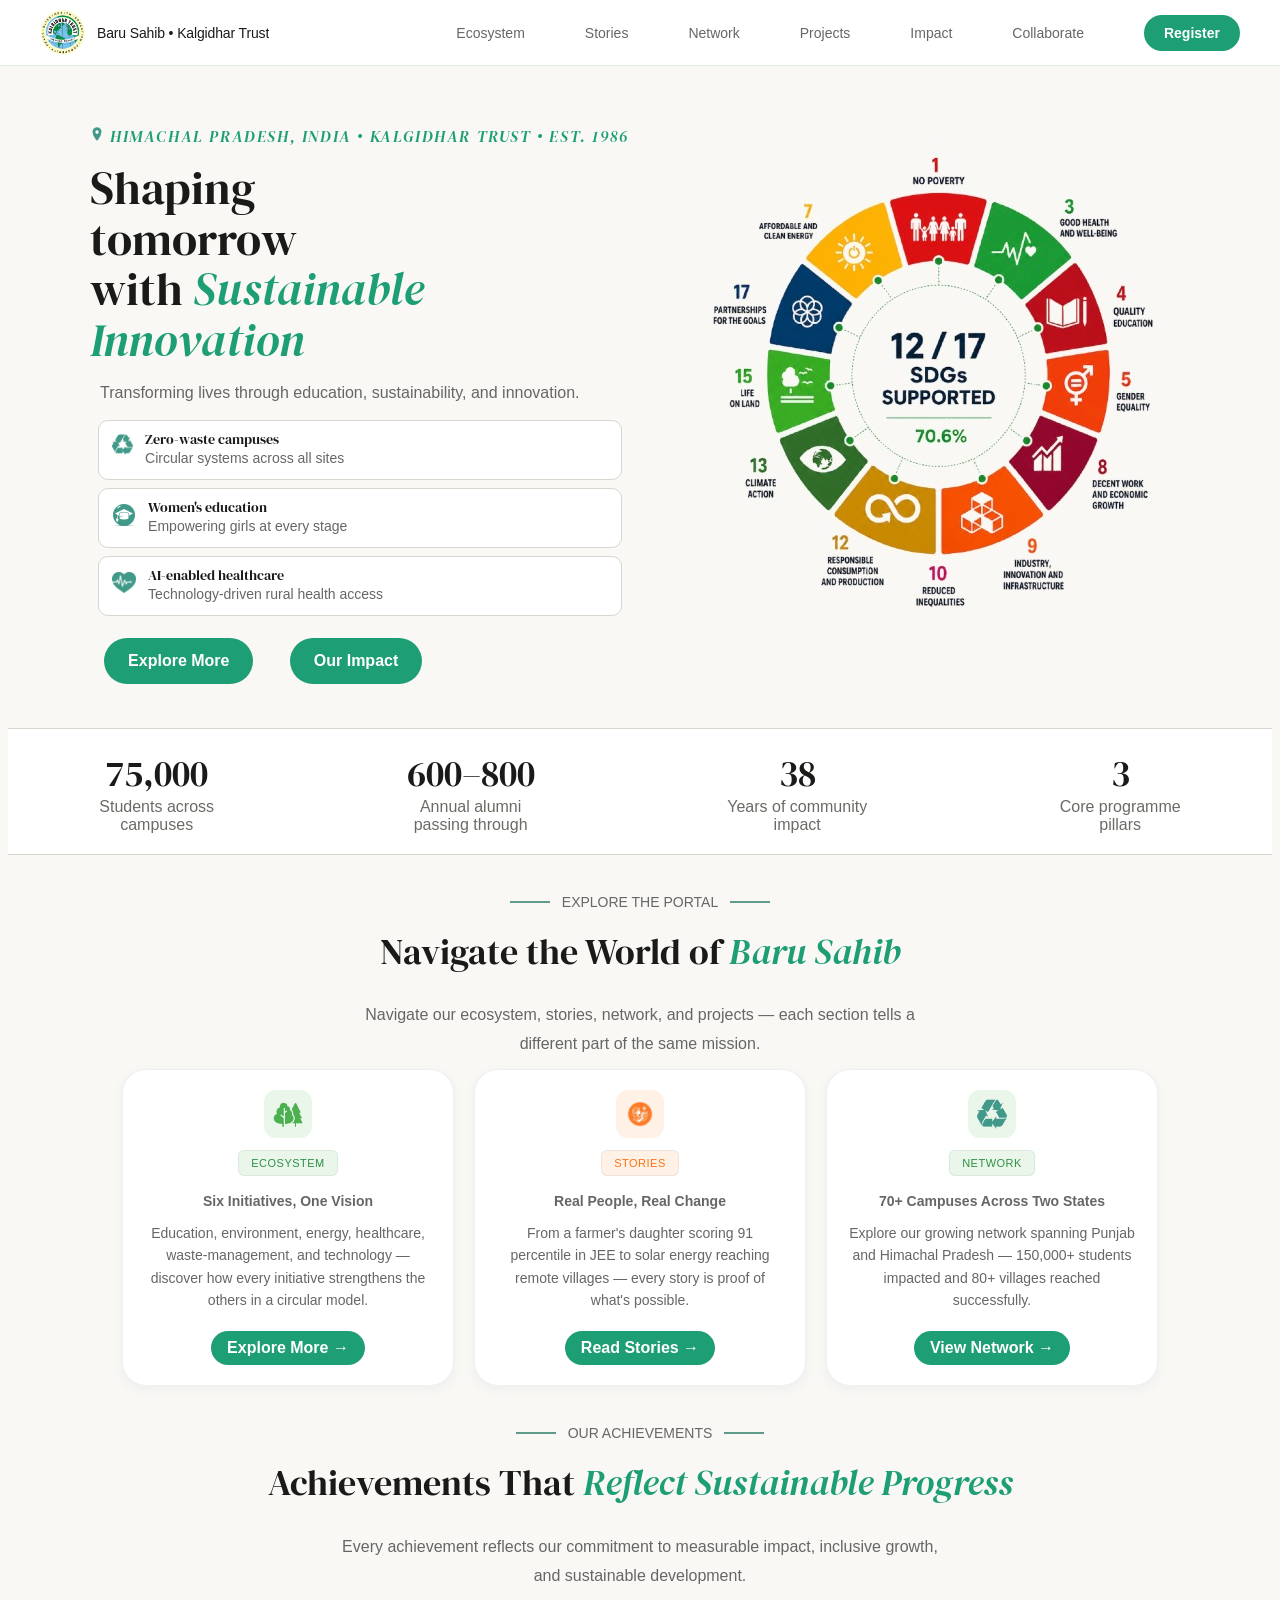
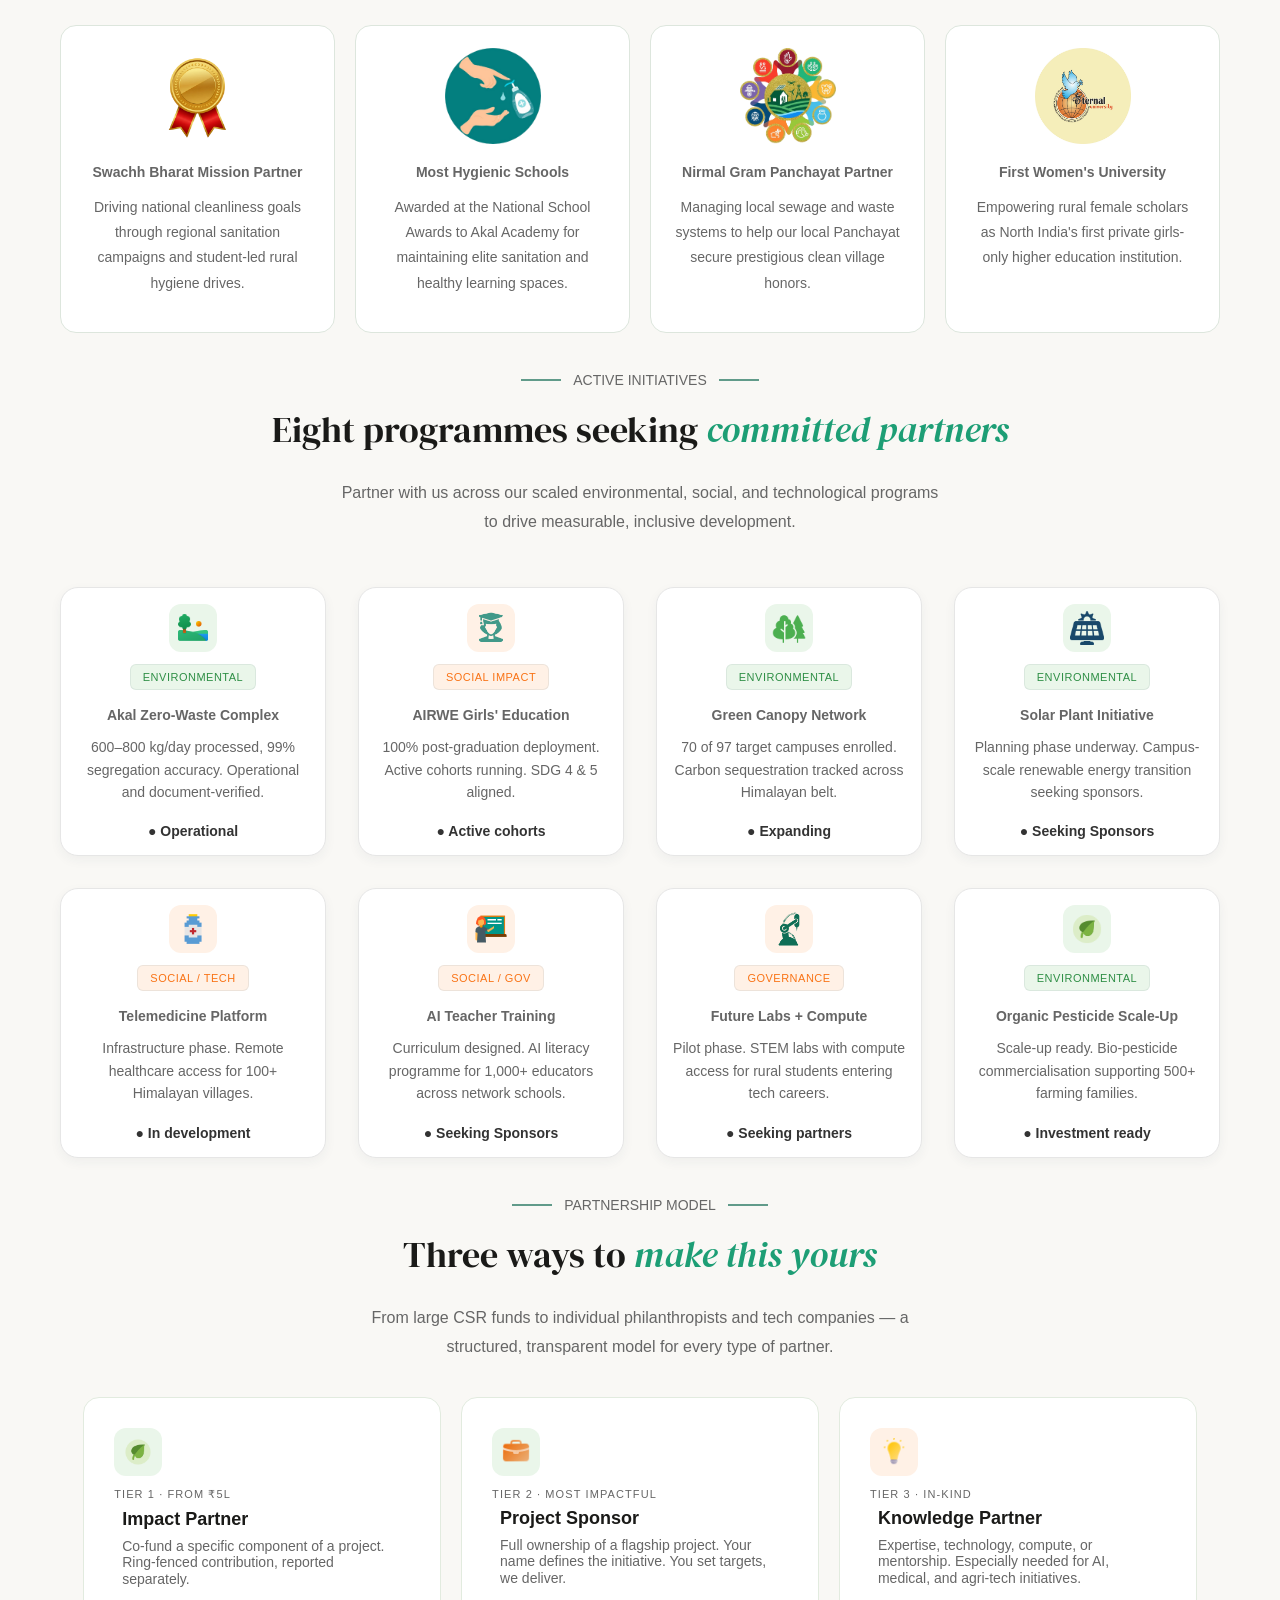
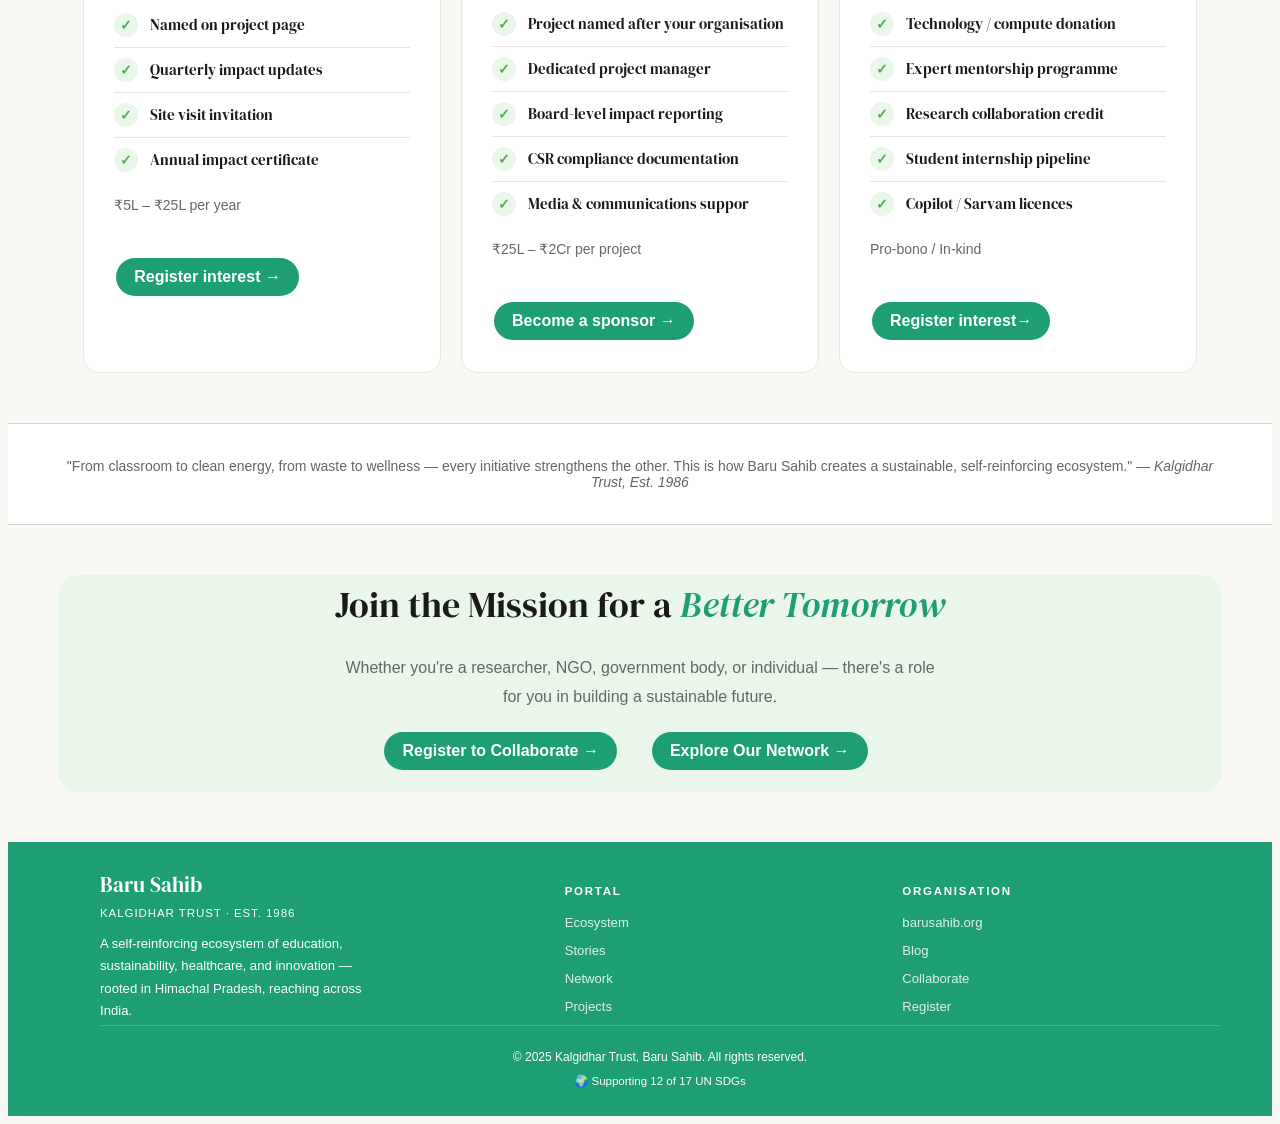
<file: index.html>
<!DOCTYPE html>
<html lang="en">

<head>
    <meta charset="UTF-8">
    <meta name="viewport" content="width=device-width, initial-scale=1.0">
    <link rel="preconnect" href="https://fonts.googleapis.com">
    <link rel="preconnect" href="https://fonts.gstatic.com" crossorigin>
    <link href="https://fonts.googleapis.com/css2?family=DM+Serif+Display:ital@0;1&display=swap" rel="stylesheet">
    <title>Baru Sahib</title>
    <link rel="icon" type="image/png" href="./images/logo.png">
    <link rel="stylesheet" href="homepage.css">
    <link rel="stylesheet" href="navbar.css">
    <!-- <link rel="stylesheet" href="./ecosystem/ecosystem.css"> -->
    <link href="https://unpkg.com/aos@2.3.1/dist/aos.css" rel="stylesheet">
</head>

<body>
    <header>
        <nav>
            <div class="logo">
                <img src="./images/logo.png" alt="Baru Sahib Logo">
                <h3>Baru Sahib • Kalgidhar Trust</h3>
            </div>
            <div class="menu-btn" id="menuBtn">☰</div>

            <ul class="nav-links" id="navLinks">
                <li><a href="./ecosystem/ecosystem.html">Ecosystem</a></li>
                <li><a href="./stories/stories.html">Stories</a></li>
                <li><a href="./Network/network.html">Network</a></li>
                <li><a href="./Projects/projects.html">Projects</a></li>
                <li><a href="./impact/impact.html">Impact</a></li>
                <li><a href="./collaborate/collaborate.html">Collaborate</a></li>
                <li><a href="./Registration/registration.html" class="btn-register">Register</a></li>
            </ul>
        </nav>
    </header>
    <!-- main section -->
    <main>
        <section class="hero">
            <div class="container hero-container">
                <div class="hero-left">
                    <div class="map">
                        <img class="mapImage" src="./images/map.png" alt="Map">
                        <h6 class="address"> Himachal Pradesh, India • Kalgidhar Trust • Est. 1986 </h6>
                    </div>

                    <div class="valley">
                        <h1 class="text">
                            Shaping<br>tomorrow<br>with <span>Sustainable</span><br>
                            <span>Innovation</span>
                        </h1>
                    </div>
                    <div class="p">
                        <p>
                            Transforming lives through education,
                            sustainability, and innovation.
                        </p>
                    </div>


                    <!-- Pillars -->
                    <div class="Pillar">
                        <img class="pillar-img" src="./images/recycle.png" alt="Recycle">
                        <div class="pillar1">
                            <div class="pillar-text"> Zero-waste campuses </div>
                            <div class="pillar-sub">Circular systems across all sites</div>
                        </div>
                    </div>
                    <div class="Pillar">
                        <img class="pillar-img2" src="./images/eduHat (2).png" alt="Education Hat">
                        <div class="pillar1">
                            <div class="pillar-text"> Women's education
                            </div>
                            <div class="pillar-sub">Empowering girls at every stage</div>
                        </div>
                    </div>
                    <!-- Pillar3 -->
                    <div class="Pillar">
                        <img class="pillar-img2" src="./images/wellbeing.png" alt="Well-being">
                        <div class="pillar1">
                            <div class="pillar-text"> AI-enabled healthcare
                            </div>
                            <div class="pillar-sub">Technology-driven rural health access </div>
                        </div>
                    </div>
                    <div class="buttons">
                        <a href="../Baru Sahib/ecosystem/ecosystem.html" class="btn-explore">Explore More</a>
                        <a href="../Baru Sahib/impact/impact.html" class="btn-impact">Our Impact</a>
                    </div>
                </div>

                <div class="hero-right">
                    <img src="images/SDGs-background.jpg" alt="SDG Wheel">
                    <!-- <img src="images/SDGs-removebg-preview.png" alt="SDG Wheel"> -->
                </div>
            </div>
            </div>
        </section>
        <!-- Metrics    -->
        <div class="metrics">
            <div class="metrics-kpis">
                <div>
                    <div class="metric-items">75,000</div>
                    <div class="metric-labels">Students across<br>
                        campuses
                    </div>
                </div>
                <!-- 600-800 -->
                <div>
                    <div class="metric-items">600&ndash;800</div>
                    <div class="metric-labels">Annual alumni<br>
                        passing through
                    </div>
                </div>
                <!-- 38 Years of community impact -->
                <div>
                    <div class="metric-items">38</div>
                    <div class="metric-labels">Years of community<br>
                        impact
                    </div>
                </div>
                <!-- Core programs -->
                <div>
                    <div class="metric-items">3</div>
                    <div class="metric-labels">Core programme<br>
                        pillars
                    </div>

                </div>

            </div>
        </div>
        <!-- explore portal -->
        <section class="section">
            <div class="container">

                <div class="section-title">

                    <div class="section-eyebrow">
                        <span></span>
                        <p>EXPLORE THE PORTAL</p>
                        <span></span>
                    </div>

                    <h1 class="section-heading">
                        Navigate the World of
                        <span>Baru Sahib</span>
                    </h1>

                    <p class="section-subheading">
                        Navigate our ecosystem, stories, network, and projects —
                        each section tells a different part of the same mission.
                    </p>

                </div>
                <!-- Cards -->
                <div class="portal-cards1">
                    <div class="portal-card1">
                        <div class="card-banner ecosystem-banner">
                            <img src="./ecosystem/images/eco-canopy.png" alt="Ecosystem">
                        </div>
                        <div class="card-content">
                            <div class="card-tag" id="ECOSYSTEM"> ECOSYSTEM </div>
                            <h3>Six Initiatives, One Vision</h3>
                            <p> Education, environment, energy, healthcare, waste-management, and technology — discover
                                how every
                                initiative strengthens the others in a circular model.</p>

                            <a href="../Baru Sahib/ecosystem/ecosystem.html" class="card-btn">
                                Explore More →
                            </a>
                        </div>
                    </div>
                    <!-- Card 2 -->
                    <div class="portal-card1">
                        <div class="card-banner stories-banner">
                            <img class="story-img" src="./ecosystem/images/girlsEdu.png" alt="Stories-icon">
                        </div>
                        <div class="card-content">
                            <div class="card-tag" id="STORIES">
                                STORIES
                            </div>
                            <h3>Real People, Real Change</h3>
                            <p>
                                From a farmer's daughter scoring 91 percentile in JEE
                                to solar energy reaching remote villages — every story
                                is proof of what's possible.
                            </p>
                            <a href="../Baru Sahib/stories/stories.html" class="card-btn">
                                Read Stories →
                            </a>
                        </div>
                    </div>

                    <!-- Card 3 -->
                    <div class="portal-card1">
                        <div class="card-banner ecosystem-banner">
                            <img class="story-img" src="./images/recycle.png" alt="Stories-icon">
                        </div>

                        <div class="card-content">
                            <div class="card-tag" id="ECOSYSTEM">
                                NETWORK
                            </div>
                            <h3>70+ Campuses Across Two States</h3>
                            <p>
                                Explore our growing network spanning Punjab and Himachal Pradesh — 150,000+ students
                                impacted and 80+ villages reached successfully.
                            </p>
                            <a href="../Baru Sahib/Network/network.html" class="card-btn ">
                                View Network →
                            </a>
                        </div>
                    </div>
                </div>
            </div>
        </section>

        <!-- Achievements -->
        <section class="section">
            <div class="container">
                <div class="section-title">
                    <div class="section-eyebrow">
                        <span></span>
                        <p>OUR ACHIEVEMENTS</p>
                        <span></span>
                    </div>
                    <h1 class="section-heading">
                        Achievements That
                        <span>Reflect Sustainable Progress</span>
                    </h1>
                    <p class="section-subheading">
                        Every achievement reflects our commitment to measurable impact, inclusive growth, and
                        sustainable development.
                    </p>
                </div>
                <!-- 1 -->
                <section class="achievement-cards">
                    <div class="achievement-card">
                        <img class="achievement-img" src="./ecosystem/images/prize.png" alt="Stories-icon">

                        <div class="achievement-content">
                            <h4 class="achievement-tag">
                                Swachh Bharat Mission Partner
                            </h4>
                            <p>
                                Driving national cleanliness goals through regional sanitation campaigns and student-led
                                rural hygiene drives.
                            </p>
                        </div>
                    </div>

                    <!-- 2 -->

                    <div class="achievement-card">
                        <img class="achievement-img" src="./ecosystem/images/hygiene-health.png" alt="Stories-icon">
                        <div class="achievement-content">
                            <h4 class="achievement-tag">
                                Most Hygienic Schools
                            </h4>
                            <p>
                                Awarded at the National School Awards to Akal Academy for maintaining elite sanitation
                                and healthy learning spaces.
                            </p>
                        </div>

                    </div>

                    <!-- 3 -->

                    <div class="achievement-card">
                        <img class="achievement-img" src="./ecosystem/images/panchayat.png" alt="Stories-icon">
                        <div class="achievement-content">
                            <h4 class="achievement-tag">
                                Nirmal Gram Panchayat Partner
                            </h4>
                            <p>
                                Managing local sewage and waste systems to help our local Panchayat secure prestigious
                                clean village honors.
                            </p>
                        </div>

                    </div>
                    <!-- 4 -->
                    <div class="achievement-card">
                        <img class="achievement-img" src="./ecosystem/images/eternal-university.png" alt="Stories-icon">
                        <div class="achievement-content">
                            <h4 class="achievement-tag">
                                First Women's University
                            </h4>
                            <p>
                                Empowering rural female scholars as North India's first private girls-only higher
                                education institution.
                            </p>
                        </div>

                    </div>
            </div>
            </div>
            </div>
        </section>

        <!-- PROJETCS -->
        <section class="section">
            <div class="container">
                <div class="section-title">
                    <div class="section-eyebrow">
                        <span></span>
                        <p>ACTIVE INITIATIVES</p>
                        <span></span>
                    </div>
                    <h1 class="section-heading">
                        Eight programmes seeking<span>
                            committed partners</span>
                    </h1>
                    <p class="section-subheading">
                        Partner with us across our scaled environmental, social, and technological programs to drive
                        measurable, inclusive development.
                    </p>
                </div>

                <!-- 1 -->
                <section class="main-page-project-cards">
                    <div class="portal-card">
                        <div class="card-banner ecosystem-banner">
                            <img class="story-img" src="./images/environment.png" alt="environment-icon">
                        </div>

                        <div class="card-content">
                            <div class="card-tag" id="ECOSYSTEM">
                                ENVIRONMENTAL
                            </div>
                            <h3>Akal Zero-Waste Complex</h3>
                            <p>
                                600&ndash;800 kg/day processed, 99% segregation accuracy. Operational and
                                document-verified.
                            </p>
                            <h4> ● Operational</h4>
                        </div>
                    </div>
                    <!-- 2 -->
                    <div class="portal-card">
                        <div class="card-banner stories-banner">
                            <img class="story-img" src="./images/studentHat.png" alt="Stories-icon">
                        </div>

                        <div class="card-content">
                            <div class="card-tag" id="STORIES">
                                SOCIAL IMPACT
                            </div>
                            <h3>AIRWE Girls' Education</h3>
                            <p>
                                100% post-graduation deployment. Active cohorts running. SDG 4 & 5 aligned.
                            </p>
                            <h4>● Active cohorts</h4>
                        </div>
                    </div>
                    <!-- 3 -->
                    <div class="portal-card">
                        <div class="card-banner ecosystem-banner">
                            <img class="story-img" src="./ecosystem/images/eco-canopy.png" alt="environment-icon">
                        </div>
                        <div class="card-content">
                            <div class="card-tag" id="ECOSYSTEM">
                                ENVIRONMENTAL
                            </div>
                            <h3>Green Canopy Network</h3>
                            <p>
                                70 of 97 target campuses enrolled. Carbon sequestration tracked across Himalayan
                                belt.
                            <h4>● Expanding</h4>
                            </a>
                        </div>
                    </div>

                    <!-- 4 -->
                    <div class="portal-card">
                        <div class="card-banner ecosystem-banner">
                            <img class="story-img" src="./ecosystem/images/eco-solar.png" alt="Solar Plant-icon">
                        </div>
                        <div class="card-content">
                            <div class="card-tag" id="ECOSYSTEM">
                                ENVIRONMENTAL
                            </div>
                            <h3>Solar Plant Initiative</h3>
                            <p>
                                Planning phase underway. Campus-scale renewable energy transition seeking
                                sponsors.
                            <h4>● Seeking Sponsors</h4>
                            </a>
                        </div>
                    </div>
                    <!-- 5 -->
                    <div class="portal-card">
                        <div class="card-banner stories-banner">
                            <img class="story-img" src="./ecosystem/images/medicine.png" alt="environment-icon">
                        </div>
                        <div class="card-content">
                            <div class="card-tag" id="STORIES">
                                SOCIAL / TECH
                            </div>
                            <h3>Telemedicine Platform</h3>
                            <p>
                                Infrastructure phase. Remote healthcare access for 100+ Himalayan villages.
                            </p>
                            <h4>● In development</h4>
                        </div>
                    </div>
                    <!-- 6 -->
                    <div class="portal-card">
                        <div class="card-banner stories-banner">
                            <img class="story-img" src="./ecosystem/images/teacher-48.png" alt="Teacher-icon">
                        </div>
                        <div class="card-content">
                            <div class="card-tag" id="STORIES">
                                SOCIAL / GOV
                            </div>
                            <h3>AI Teacher Training</h3>
                            <p>
                                Curriculum designed. AI literacy programme for 1,000+ educators across network
                                schools.
                            </p>
                            <h4>● Seeking Sponsors</h4>
                        </div>
                    </div>
                    <!-- 7 -->
                    <div class="portal-card">
                        <div class="card-banner stories-banner">
                            <img class="story-img" src="./ecosystem/images/eco-robo.png" alt="Stories-icon">
                        </div>
                        <div class="card-content">
                            <div class="card-tag" id="STORIES">
                                GOVERNANCE
                            </div>
                            <h3>Future Labs + Compute</h3>
                            <p>
                                Pilot phase. STEM labs with compute access for rural students entering tech
                                careers.
                            </p>
                            <h4>● Seeking partners</h4>
                        </div>
                    </div>
                    <!-- 8 -->
                    <div class="portal-card">
                        <div class="card-banner ecosystem-banner">
                            <img class="project-icon" src="./ecosystem/images/organic-food-48.png" alt="Stories-icon">
                        </div>
                        <div class="card-content">
                            <div class="card-tag" id="ECOSYSTEM">
                                ENVIRONMENTAL
                            </div>
                            <h3>Organic Pesticide Scale-Up</h3>
                            <p>
                                Scale-up ready. Bio-pesticide commercialisation supporting 500+ farming
                                families.

                            </p>
                            <h4> ● Investment ready</h4>
                        </div>
                    </div>
            </div>
            </div>
        </section>


        <!-- <Partnership-model> -->
        <section class="section">
            <div class="container">

                <div class="section-title">

                    <div class="section-eyebrow">
                        <span></span>
                        <p>PARTNERSHIP MODEL</p>
                        <span></span>
                    </div>

                    <h1 class="section-heading">
                        Three ways to <SPAN>make
                            this yours</span>
                    </h1>

                    <p class="section-subheading">
                        From large CSR funds to individual philanthropists and tech companies — a structured,
                        transparent model for every type of partner.
                    </p>
                    <!-- Cards -->
                    <div class="partnership-cards-model">
                        <!-- 1 -->
                        <div class="partnership-card">
                            <div class="card-banner ecosystem-banner">
                                <img class="project-icon" src="./ecosystem/images/organic-food-48.png"
                                    alt="Stories-icon">
                            </div>
                            <div class="partnership-content">
                                <div class="partnership-label"> Tier 1 · From ₹5L</div>
                                <h3>Impact Partner</h3>
                                <p class="partner-paragraph">
                                    Co-fund a specific component of a project. Ring-fenced contribution, reported
                                    separately.
                                </p>
                                <div class="partnership-benefits">
                                    <ul class="partnership-features">
                                        <li><span class="list-check">✓</span> Named on project page</li>
                                        <li><span class="list-check">✓</span> Quarterly impact updates</li>
                                        <li><span class="list-check">✓</span> Site visit invitation</li>
                                        <li><span class="list-check">✓</span> Annual impact certificate</li>
                                    </ul>
                                </div>
                                <div class="partnership-price ">₹5L – ₹25L per year</div>
                                <a href="../Baru Sahib/Registration/registration.html" class="card-btn" id="explore-id">
                                    Register interest →
                                </a>
                            </div>
                        </div>

                        <!-- 2 -->
                        <div class="partnership-card  ">
                            <div class="card-banner ecosystem-banner">
                                <img class="project-icon" src="./ecosystem/images/business-bag.png" alt="Business-bag">
                            </div>
                            <div class="partnership-content">
                                <div class="partnership-label"> Tier 2 · Most Impactful</div>
                                <h3> Project Sponsor </h3>
                                <p class="partner-paragraph">
                                    Full ownership of a flagship project. Your name defines the initiative. You set
                                    targets,
                                    we
                                    deliver.
                                </p>
                                <div class="partnership-benefits">
                                    <ul class="partnership-features">
                                        <li><span class="list-check">✓</span>Project named after your organisation</li>
                                        <li><span class="list-check">✓</span> Dedicated project manager</li>
                                        <li><span class="list-check">✓</span> Board-level impact reporting</li>
                                        <li><span class="list-check">✓</span> CSR compliance documentation</li>
                                        <li><span class="list-check">✓</span> Media & communications suppor</li>
                                    </ul>
                                </div>
                                <div>
                                    <div class="partnership-price">₹25L – ₹2Cr per project</div>
                                    <a href="../Baru Sahib/collaborate/collaborate.html" class="card-btn"
                                        id="explore-id">
                                        Become a sponsor →
                                    </a>
                                </div>
                            </div>
                        </div>
                        <!-- 3 -->
                        <div class="partnership-card ">
                            <div class="card-banner stories-banner">
                                <img class="project-icon" src="./ecosystem/images/bulb.png" alt="Bulb-icon">
                            </div>
                            <div class="partnership-content">
                                <div class="partnership-label"> Tier 3 · In-Kind</div>
                                <h3>Knowledge Partner</h3>
                                <p class="partner-paragraph">
                                    Expertise, technology, compute, or mentorship. Especially needed for AI, medical,
                                    and
                                    agri-tech initiatives.
                                </p>
                                <div class="partnership-benefits">
                                    <ul class="partnership-features">
                                        <li><span class="list-check">✓</span> Technology / compute donation</li>
                                        <li><span class="list-check">✓</span> Expert mentorship programme</li>
                                        <li><span class="list-check">✓</span> Research collaboration credit</li>
                                        <li><span class="list-check">✓</span> Student internship pipeline</li>
                                        <li><span class="list-check">✓</span> Copilot / Sarvam licences</li>
                                    </ul>
                                </div>
                                <div class="partnership-price margin3">Pro-bono / In-kind</div>
                                <a href="../Baru Sahib/Registration/registration.html" class="card-btn" id="explore-id">
                                    Register interest→
                                </a>
                            </div>
                        </div>
                    </div>


                </div>
            </div>
        </section>


        <!-- Quote -->
        <div class="quote-band">
            <div class="container">
                <p>
                    "From classroom to clean energy, from waste to wellness — every initiative strengthens the other.
                    This is how Baru Sahib creates a sustainable, self-reinforcing ecosystem."
                    <cite>— Kalgidhar Trust, Est. 1986</cite>
                </p>
            </div>
        </div>

        <!-- Join the Mission -->
        <section class="last-section ecosystem-banner">
            <div class="container">
                <div class="section-title">
                    <h1 class="section-heading">
                        Join the Mission for a <span>Better Tomorrow</span>
                    </h1>
                    <p class="section-subheading">
                        Whether you're a researcher, NGO, government body, or individual — there's a role for you in
                        building a sustainable future.
                    </p>

                    <a href="../Baru Sahib/Registration/registration.html" class="card-btn space" id="explore-id">
                        Register to Collaborate →
                    </a>
                    <a href="../Baru Sahib/Network/network.html" class="card-btn space" id="explore-id">
                        Explore Our Network →
                    </a>
                </div>
        </section>

        <!-- FOOTER -->
        <footer class="site-footer">
            <div class="container">
                <div class="footer-content">
                    <div>
                        <div class="footer-brand-name">Baru Sahib</div>
                        <div class="footer-brand-sub">Kalgidhar Trust · Est. 1986</div>
                        <p class="footer-brand-desc">A self-reinforcing ecosystem of education, sustainability,
                            healthcare, and innovation — rooted in Himachal Pradesh, reaching across India.</p>
                    </div>
                    <div class="footer-col">
                        <h4>Portal</h4>
                        <ul>
                            <li><a href="../Baru Sahib/ecosystem/ecosystem.html">Ecosystem</a></li>
                            <li><a href="../Baru Sahib/stories/stories.html">Stories</a></li>
                            <li><a href="../Baru Sahib/Network/network.html">Network</a></li>
                            <li><a href="../Baru Sahib/Projects/projects.html">Projects</a></li>
                        </ul>
                    </div>
                    <div class="footer-col">
                        <h4>Organisation</h4>
                        <ul>
                            <li><a href="https://barusahib.org" target="_blank">barusahib.org</a></li>
                            <li><a href="https://blog.barusahib.org" target="_blank">Blog</a></li>
                            <li><a href="../Baru Sahib/collaborate/collaborate.html">Collaborate</a></li>
                            <li><a href="../Baru Sahib/Registration/registration.html">Register</a></li>
                        </ul>
                    </div>
                </div>
                <div class="footer-bottom">
                    <span>© 2025 Kalgidhar Trust, Baru Sahib. All rights reserved.</span>
                    <div class="footer-sdg-badge">🌍 Supporting 12 of 17 UN SDGs</div>
                </div>
            </div>
        </footer>
        <script src="./js/script.js"></script>
</body>

</html>
</file>
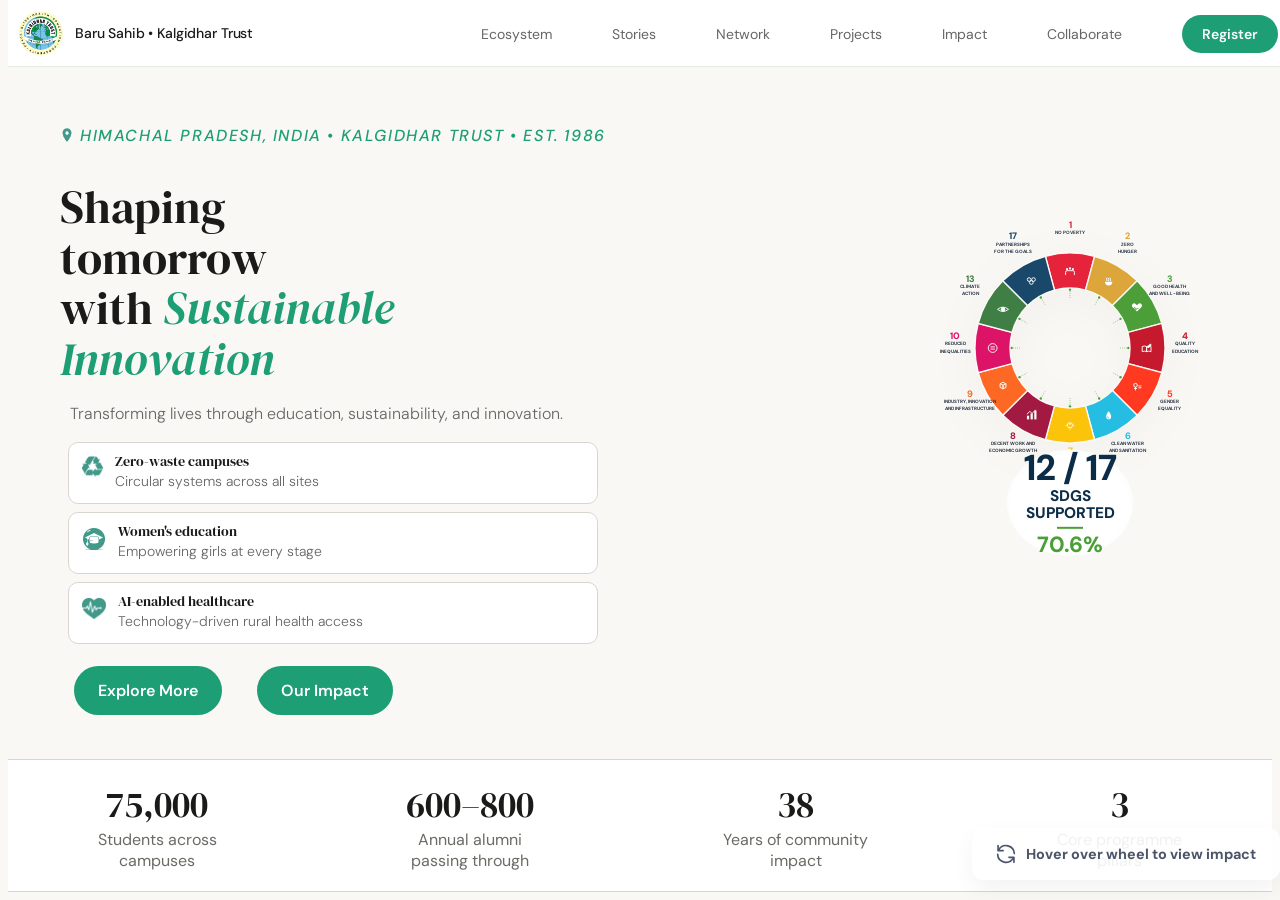
<file: diagram.html>
<!DOCTYPE html>
<html lang="en">

<head>
    <meta charset="UTF-8">
    <meta name="viewport" content="width=device-width, initial-scale=1.0">
    <!-- 'DM Serif Display', serif -->
    <link rel="preconnect" href="https://fonts.googleapis.com">
    <link rel="preconnect" href="https://fonts.gstatic.com" crossorigin>
    <link href="https://fonts.googleapis.com/css2?family=DM+Serif+Display:ital@0;1&display=swap" rel="stylesheet">
    <title>Baru Sahib</title>
    <link rel="icon" type="image/png" href="./images/logo.png">
    <link rel="stylesheet" href="homepage.css">
    <link rel="stylesheet" href="homepage copy.css">
    <!-- <link rel="stylesheet" href="./ecosystem/ecosystem.css"> -->
    <link href="https://unpkg.com/aos@2.3.1/dist/aos.css" rel="stylesheet">
    <link rel="preconnect" href="https://fonts.googleapis.com">
    <link rel="preconnect" href="https://fonts.gstatic.com" crossorigin>
    <link href="https://fonts.googleapis.com/css2?family=DM+Sans:wght@400;500;700;800&display=swap" rel="stylesheet">
</head>

<body>
    <header>
        <nav>
            <div class="logo">
                <img src="./images/logo.png" alt="Baru Sahib Logo">
                <h3>Baru Sahib • Kalgidhar Trust</h3>
            </div>
            <ul class="nav-links">
                <li><a href="./ecosystem/ecosystem.html" target="_blank">Ecosystem</a></li>
                <li><a href="#">Stories</a></li>
                <li><a href="#">Network</a></li>
                <li><a href="#">Projects</a></li>
                <li><a href="#"> Impact</a></li>
                <li><a href="#">Collaborate</a></li>
                <li><a href="#" class="btn-register">Register</a></li>
            </ul>

            <div class="menu-btn">
                ☰
            </div>

        </nav>
        </div>
    </header>
    <!-- main section -->
    <main>
        <section class="hero">
            <div class="container hero-container">
                <div class="hero-left">
                    <div class="map">
                        <img class="mapImage" src="./images/map.png" alt="Map">
                        <h6 class="address"> Himachal Pradesh, India • Kalgidhar Trust • Est. 1986 </h6>
                    </div>

                    <div class="valley">
                        <h1 class="text">
                            Shaping<br>
                            tomorrow<br>
                            with <span>Sustainable</span><br>
                            <span>Innovation</span>
                        </h1>
                    </div>
                    <div class="p">
                        <p>
                            Transforming lives through education,
                            sustainability, and innovation.
                        </p>
                    </div>


                    <!-- Pillars -->
                    <div class="Pillar">
                        <img class="pillar-img" src="./images/recycle.png" alt="Recycle">
                        <div class="pillar1">
                            <div class="pillar-text"> Zero-waste campuses </div>
                            <div class="pillar-sub">Circular systems across all sites</div>
                        </div>
                    </div>
                    <div class="Pillar">
                        <img class="pillar-img2" src="./images/eduHat (2).png" alt="Education Hat">
                        <div class="pillar1">
                            <div class="pillar-text"> Women's education
                            </div>
                            <div class="pillar-sub">Empowering girls at every stage</div>
                        </div>
                    </div>
                    <!-- Pillar3 -->
                    <div class="Pillar">
                        <img class="pillar-img2" src="./images/wellbeing.png" alt="Well-being">
                        <div class="pillar1">
                            <div class="pillar-text"> AI-enabled healthcare
                            </div>
                            <div class="pillar-sub">Technology-driven rural health access </div>
                        </div>
                    </div>
                    <div class="buttons">
                        <a href="#" class="btn-explore">Explore More</a>
                        <a href="#" class="btn-impact">Our Impact</a>
                    </div>
                </div>

                <div class="sdg-wheel-component" id="sdg-container">

                    <!-- SVG Wheel -->
                    <svg id="sdg-wheel-svg" viewBox="0 0 900 900">
                        <!-- Generated by JS -->
                    </svg>

                    <!-- Center Stats -->
                    <div class="wheel-center-content">
                        <div class="wheel-center-stat" id="sdg-count">12/ 17</div>
                        <div class="wheel-center-text">SDGs</div>
                        <div class="wheel-center-text">SUPPORTED</div>
                        <div class="wheel-center-divider"></div>
                        <div class="wheel-center-percent" id="sdg-percent">0.0%</div>
                    </div>

                    <!-- Small Floating KPI Card -->
                    <div class="kpi-default" id="kpi-default">
                        <svg width="20" height="20" viewBox="0 0 24 24" fill="none" stroke="currentColor"
                            stroke-width="2" stroke-linecap="round" stroke-linejoin="round">
                            <path d="M2.5 2v6h6M21.5 22v-6h-6" />
                            <path d="M22 11.5A10 10 0 0 0 3.2 7.2M2 12.5a10 10 0 0 0 18.8 4.2" />
                        </svg>
                        Hover over wheel to view impact
                    </div>

                    <div class="kpi-info-card" id="kpi-card">
                        <!-- Injected via JS -->
                    </div>

                </div>
<script>
    // Exact 12 Required SDGs
    const sdgData = [
      { 
        id: 1, 
        title: 'No Poverty', 
        titleLines: ['NO POVERTY'],
        color: '#E5243B', 
        desc: 'End poverty in all its forms everywhere.', 
        contrib: 'Community welfare, Livelihood support, Education access', 
        esg: 'Social',
        iconPath: '<path d="M-12,12 l0,-8 q0,-4 4,-4 l16,0 q4,0 4,4 l0,8" fill="none" stroke="white" stroke-width="2.5"/><circle cx="-8" cy="-4" r="3" fill="white"/><circle cx="0" cy="-6" r="3" fill="white"/><circle cx="8" cy="-4" r="3" fill="white"/>'
      },
      { 
        id: 2, 
        title: 'Zero Hunger', 
        titleLines: ['ZERO', 'HUNGER'],
        color: '#DDA63A', 
        desc: 'End hunger, achieve food security and improved nutrition.', 
        contrib: 'Langar, nutrition programmes, sustainable agriculture', 
        esg: 'Social',
        iconPath: '<path d="M-10,2 a10,10 0 0,0 20,0 z" fill="white"/><path d="M-5,-1 q1,-4 -1,-7 M0,-1 q1,-4 -1,-7 M5,-1 q1,-4 -1,-7" fill="none" stroke="white" stroke-width="2.5" stroke-linecap="round"/>'
      },
      { 
        id: 3, 
        title: 'Good Health', 
        titleLines: ['GOOD HEALTH', 'AND WELL-BEING'],
        color: '#4C9F38', 
        desc: 'Ensure healthy lives and promote well-being.', 
        contrib: 'Medical camps, healthcare outreach, wellness programmes', 
        esg: 'Social',
        iconPath: '<path d="M0,6 l-12,-12 a6,6 0 0,1 8.5,-8.5 l3.5,3.5 l3.5,-3.5 a6,6 0 0,1 8.5,8.5 z" fill="white"/><path d="M-14,-2 h6 l2,-4 l3,8 l2,-4 h5" fill="none" stroke="#4C9F38" stroke-width="2"/>'
      },
      { 
        id: 4, 
        title: 'Quality Education', 
        titleLines: ['QUALITY', 'EDUCATION'],
        color: '#C5192D', 
        desc: 'Ensure inclusive and equitable quality education.', 
        contrib: 'Rural schools, universities, scholarships, digital learning', 
        esg: 'Social',
        iconPath: '<path d="M-14,10 v-14 q6,-3 12,0 v14 q-6,-3 -12,0 M-2,10 v-14 q6,-3 12,0 v14 q-6,-3 -12,0" fill="none" stroke="white" stroke-width="2.5"/><path d="M8,-12 l4,4 l-8,8 l-4,0 l0,-4 z" fill="white"/>'
      },
      { 
        id: 5, 
        title: 'Gender Equality', 
        titleLines: ['GENDER', 'EQUALITY'],
        color: '#FF3A21', 
        desc: 'Achieve gender equality and empower all women and girls.', 
        contrib: 'Girls education, women empowerment initiatives', 
        esg: 'Social',
        iconPath: '<circle cx="-4" cy="-4" r="5" fill="none" stroke="white" stroke-width="2.5"/><line x1="-4" y1="1" x2="-4" y2="10" stroke="white" stroke-width="2.5"/><line x1="-8" y1="5" x2="0" y2="5" stroke="white" stroke-width="2.5"/><line x1="4" y1="-2" x2="12" y2="-2" stroke="white" stroke-width="2.5"/><line x1="4" y1="3" x2="12" y2="3" stroke="white" stroke-width="2.5"/>'
      },
      { 
        id: 6, 
        title: 'Clean Water', 
        titleLines: ['CLEAN WATER', 'AND SANITATION'],
        color: '#26BDE2', 
        desc: 'Ensure availability and sustainable management of water.', 
        contrib: 'Rainwater harvesting, water conservation', 
        esg: 'Environmental',
        iconPath: '<path d="M0,-10 C-10,2 -8,12 0,12 C8,12 10,2 0,-10 Z" fill="white"/><path d="M-3,5 A4,4 0 0,0 0,9" fill="none" stroke="#26BDE2" stroke-width="2" stroke-linecap="round"/>'
      },
      { 
        id: 7, 
        title: 'Clean Energy', 
        titleLines: ['AFFORDABLE AND', 'CLEAN ENERGY'],
        color: '#FCC30B', 
        desc: 'Ensure access to affordable, reliable and clean energy.', 
        contrib: 'Solar power, renewable energy adoption', 
        esg: 'Environmental',
        iconPath: '<circle cx="0" cy="0" r="7" fill="none" stroke="white" stroke-width="2.5"/><line x1="0" y1="-7" x2="0" y2="-1" stroke="white" stroke-width="2.5"/><line x1="-12" y1="0" x2="-9" y2="0" stroke="white" stroke-width="2.5"/><line x1="12" y1="0" x2="9" y2="0" stroke="white" stroke-width="2.5"/><line x1="0" y1="12" x2="0" y2="9" stroke="white" stroke-width="2.5"/>'
      },
      { 
        id: 8, 
        title: 'Decent Work', 
        titleLines: ['DECENT WORK AND', 'ECONOMIC GROWTH'],
        color: '#A21942', 
        desc: 'Promote inclusive and sustainable economic growth.', 
        contrib: 'Skill development, employment generation', 
        esg: 'Social',
        iconPath: '<rect x="-12" y="2" width="6" height="10" fill="white"/><rect x="-2" y="-4" width="6" height="16" fill="white"/><rect x="8" y="-12" width="6" height="24" fill="white"/><path d="M-12,-2 l8,-8 l6,6 l10,-10" fill="none" stroke="white" stroke-width="2.5"/>'
      },
      { 
        id: 9, 
        title: 'Innovation', 
        titleLines: ['INDUSTRY, INNOVATION', 'AND INFRASTRUCTURE'],
        color: '#FD6925', 
        desc: 'Build resilient infrastructure and foster innovation.', 
        contrib: 'Digital transformation, Innovation, Sustainable infrastructure', 
        esg: 'Governance',
        iconPath: '<path d="M-8,-8 l8,-4 l8,4 l-8,4 z M-8,-8 v10 l8,4 v-10 M8,-8 v10 l-8,4 v-10" fill="none" stroke="white" stroke-width="2.5"/>'
      },
      { 
        id: 10, 
        title: 'Reduced Inequalities', 
        titleLines: ['REDUCED', 'INEQUALITIES'],
        color: '#DD1367', 
        desc: 'Reduce inequality within and among countries.', 
        contrib: 'Inclusive education, equal opportunities', 
        esg: 'Social',
        iconPath: '<circle cx="0" cy="0" r="12" fill="none" stroke="white" stroke-width="2.5"/><line x1="-6" y1="-3" x2="6" y2="-3" stroke="white" stroke-width="2.5"/><line x1="-6" y1="3" x2="6" y2="3" stroke="white" stroke-width="2.5"/>'
      },
      { 
        id: 13, 
        title: 'Climate Action', 
        titleLines: ['CLIMATE', 'ACTION'],
        color: '#3F7E44', 
        desc: 'Take urgent action to combat climate change.', 
        contrib: 'Tree plantations, biodiversity, carbon reduction', 
        esg: 'Environmental',
        iconPath: '<path d="M-15,0 q15,-12 30,0 q-15,12 -30,0" fill="none" stroke="white" stroke-width="2.5"/><circle cx="0" cy="0" r="6" fill="white"/>'
      },
      { 
        id: 17, 
        title: 'Partnerships', 
        titleLines: ['PARTNERSHIPS', 'FOR THE GOALS'],
        color: '#19486A', 
        desc: 'Strengthen global partnerships for sustainable development.', 
        contrib: 'Government collaborations, NGO partnerships, Academic integrations', 
        esg: 'Governance',
        iconPath: '<circle cx="-6" cy="-4" r="5" fill="none" stroke="white" stroke-width="2.5"/><circle cx="6" cy="-4" r="5" fill="none" stroke="white" stroke-width="2.5"/><circle cx="0" cy="4" r="5" fill="none" stroke="white" stroke-width="2.5"/>'
      }
    ];

    // Center Configuration for 900x900 viewBox
    const cx = 450;
    const cy = 450;
    const outerRadius = 285;
    const innerRadius = 180;
    const iconRadius = 232;
    const lineStartRadius = 150;
    const lineEndRadius = 175;
    const labelRadius = 345;

    function polarToCartesian(centerX, centerY, radius, angleInDegrees) {
      const angleInRadians = (angleInDegrees - 90) * Math.PI / 180.0;
      return {
        x: centerX + (radius * Math.cos(angleInRadians)),
        y: centerY + (radius * Math.sin(angleInRadians))
      };
    }

    function describeArc(x, y, innerRadius, outerRadius, startAngle, endAngle){
      const startOuter = polarToCartesian(x, y, outerRadius, startAngle);
      const endOuter = polarToCartesian(x, y, outerRadius, endAngle);
      const startInner = polarToCartesian(x, y, innerRadius, startAngle);
      const endInner = polarToCartesian(x, y, innerRadius, endAngle);
      const largeArcFlag = endAngle - startAngle <= 180 ? "0" : "1";
      
      return [
        "M", startOuter.x, startOuter.y,
        "A", outerRadius, outerRadius, 0, largeArcFlag, 1, endOuter.x, endOuter.y,
        "L", endInner.x, endInner.y,
        "A", innerRadius, innerRadius, 0, largeArcFlag, 0, startInner.x, startInner.y,
        "Z"
      ].join(" ");
    }

    const svg = document.getElementById('sdg-wheel-svg');
    const totalSegments = 12;
    const anglePerSegment = 360 / totalSegments;

    // Draw the Wheel Segments
    sdgData.forEach((sdg, index) => {
      const centerAngle = index * anglePerSegment;
      const startAngle = centerAngle - (anglePerSegment / 2);
      const endAngle = centerAngle + (anglePerSegment / 2);
      
      const g = document.createElementNS("http://www.w3.org/2000/svg", "g");
      g.setAttribute("class", "sdg-segment");
      g.setAttribute("data-id", sdg.id);
      g.style.opacity = "0";
      g.style.transform = "scale(0.9)";
      
      // Arc Path
      const pathData = describeArc(cx, cy, innerRadius, outerRadius, startAngle, endAngle);
      const path = document.createElementNS("http://www.w3.org/2000/svg", "path");
      path.setAttribute("d", pathData);
      path.setAttribute("fill", sdg.color);
      path.setAttribute("class", "sdg-path");
      g.appendChild(path);
      
      // Icon
      const iconPos = polarToCartesian(cx, cy, iconRadius, centerAngle);
      const iconG = document.createElementNS("http://www.w3.org/2000/svg", "g");
      iconG.setAttribute("transform", `translate(${iconPos.x}, ${iconPos.y}) scale(1.1)`);
      iconG.setAttribute("class", "sdg-icon");
      iconG.style.transition = "transform 0.3s ease";
      iconG.innerHTML = sdg.iconPath;
      g.appendChild(iconG);

      // Dashed Line to center
      const lineStart = polarToCartesian(cx, cy, lineStartRadius, centerAngle);
      const lineEnd = polarToCartesian(cx, cy, lineEndRadius, centerAngle);
      
      const line = document.createElementNS("http://www.w3.org/2000/svg", "line");
      line.setAttribute("x1", lineStart.x);
      line.setAttribute("y1", lineStart.y);
      line.setAttribute("x2", lineEnd.x);
      line.setAttribute("y2", lineEnd.y);
      line.setAttribute("stroke", "#4C9F38");
      line.setAttribute("stroke-width", "1.5");
      line.setAttribute("stroke-dasharray", "3, 3");
      g.appendChild(line);

      const dot = document.createElementNS("http://www.w3.org/2000/svg", "circle");
      dot.setAttribute("cx", lineEnd.x);
      dot.setAttribute("cy", lineEnd.y);
      dot.setAttribute("r", "3.5");
      dot.setAttribute("fill", "#4C9F38");
      g.appendChild(dot);

      // Typography
      const labelPos = polarToCartesian(cx, cy, labelRadius, centerAngle);
      const textGroup = document.createElementNS("http://www.w3.org/2000/svg", "text");
      textGroup.setAttribute("x", labelPos.x);
      textGroup.setAttribute("y", labelPos.y);
      textGroup.setAttribute("text-anchor", "middle");
      textGroup.setAttribute("dominant-baseline", "middle");
      
      const totalLines = 1 + sdg.titleLines.length;
      const startY = -(totalLines * 11); 

      const tspanNum = document.createElementNS("http://www.w3.org/2000/svg", "tspan");
      tspanNum.setAttribute("x", labelPos.x);
      tspanNum.setAttribute("dy", `${startY}px`);
      tspanNum.setAttribute("font-size", "28px");
      tspanNum.setAttribute("font-weight", "800");
      tspanNum.setAttribute("fill", sdg.color);
      tspanNum.textContent = sdg.id;
      textGroup.appendChild(tspanNum);

      sdg.titleLines.forEach((lineText) => {
        const tspanText = document.createElementNS("http://www.w3.org/2000/svg", "tspan");
        tspanText.setAttribute("x", labelPos.x);
        tspanText.setAttribute("dy", "22px");
        tspanText.setAttribute("font-size", "14px");
        tspanText.setAttribute("font-weight", "800");
        tspanText.setAttribute("fill", "#2d3748");
        tspanText.textContent = lineText;
        textGroup.appendChild(tspanText);
      });

      g.appendChild(textGroup);
      svg.appendChild(g);
      
      // Stagger Entry Animation
      setTimeout(() => {
        g.style.transition = "all 0.6s cubic-bezier(0.34, 1.56, 0.64, 1)";
        g.style.opacity = "1";
        g.style.transform = "scale(1)";
      }, 150 + index * 40);
    });

    // Center Stat Animations
    function animateValue(id, start, end, duration, isText = false) {
      const obj = document.getElementById(id);
      let startTimestamp = null;
      const step = (timestamp) => {
        if (!startTimestamp) startTimestamp = timestamp;
        const progress = Math.min((timestamp - startTimestamp) / duration, 1);
        const easeProgress = 1 - Math.pow(1 - progress, 4);
        const current = easeProgress * (end - start) + start;
        obj.textContent = isText ? current.toFixed(1) + '%' : Math.floor(current) + ' / 17';
        if (progress < 1) {
          window.requestAnimationFrame(step);
        }
      };
      window.requestAnimationFrame(step);
    }

    setTimeout(() => {
      animateValue('sdg-count', 0, 12, 1800);
      animateValue('sdg-percent', 0, 70.6, 1800, true);
    }, 500);

    // Dynamic Small KPI Panel Logic
    const kpiCard = document.getElementById('kpi-card');
    const kpiDefault = document.getElementById('kpi-default');
    let activeSdgId = null;

    function renderKpiHtml(data) {
      return `
        <div class="kpi-header">
          <div class="kpi-num" style="background-color: ${data.color}; box-shadow: 0 4px 10px ${data.color}40;">
            ${data.id}
          </div>
          <div class="kpi-title-wrap">
            <p class="kpi-subtitle" style="color: ${data.color}">SDG ${data.id}</p>
            <h3 class="kpi-title">${data.title}</h3>
          </div>
        </div>
        <p class="kpi-desc">${data.desc}</p>
        <div class="kpi-section">
          <strong>Baru Sahib Focus</strong>
          <span>${data.contrib}</span>
        </div>
        <div class="kpi-esg" style="color: ${data.color}; background: ${data.color}15;">
          <svg width="14" height="14" viewBox="0 0 24 24" fill="none" stroke="currentColor" stroke-width="2.5">
            <path d="M21 16V8a2 2 0 0 0-1-1.73l-7-4a2 2 0 0 0-2 0l-7 4A2 2 0 0 0 3 8v8a2 2 0 0 0 1 1.73l7 4a2 2 0 0 0 2 0l7-4A2 2 0 0 0 21 16z"></path>
          </svg>
          ${data.esg} Pillar
        </div>
      `;
    }

    function handleHover(segmentGroup) {
      const id = segmentGroup.getAttribute('data-id');
      
      // Visual Highlight
      segmentGroup.parentNode.appendChild(segmentGroup); // Bring to front
      document.querySelectorAll('.sdg-segment').forEach(g => {
        if(g !== segmentGroup) {
          g.classList.add('dimmed');
          g.classList.remove('active-hover');
        } else {
          g.classList.remove('dimmed');
          g.classList.add('active-hover');
        }
      });
      
      // Update Small KPI Card
      if (activeSdgId == id) return;
      activeSdgId = id;
      const data = sdgData.find(s => s.id == id);
      
      kpiDefault.classList.add('hidden');
      
      kpiCard.classList.remove('active');
      setTimeout(() => {
        kpiCard.innerHTML = renderKpiHtml(data);
        kpiCard.classList.add('active');
      }, 150);
    }

    function handleMouseOut() {
      document.querySelectorAll('.sdg-segment').forEach(g => {
        g.classList.remove('dimmed');
        g.classList.remove('active-hover');
      });
      
      // Optionally keep the last viewed KPI visible, or hide it:
      // kpiCard.classList.remove('active');
      // kpiDefault.classList.remove('hidden');
    }

    svg.addEventListener('mouseover', e => {
      const group = e.target.closest('.sdg-segment');
      if (group) handleHover(group);
    });

    svg.addEventListener('mouseout', e => {
      const group = e.target.closest('.sdg-segment');
      if (group) handleMouseOut();
    });

  </script>
</body>
</html>

















            </div>
            </div>
        </section>
        <!-- Metrics    -->
        <div class="metrics">
            <div class="metrics-kpis">
                <div>
                    <div class="metric-items">75,000</div>
                    <div class="metric-labels">Students across<br>
                        campuses
                    </div>
                </div>
                <!-- 600-800 -->
                <div>
                    <div class="metric-items">600&ndash;800</div>
                    <div class="metric-labels">Annual alumni<br>
                        passing through
                    </div>
                </div>
                <!-- 38 Years of community impact -->
                <div>
                    <div class="metric-items">38</div>
                    <div class="metric-labels">Years of community<br>
                        impact
                    </div>
                </div>
                <!-- Core programs -->
                <div>
                    <div class="metric-items">3</div>
                    <div class="metric-labels">Core programme<br>
                        pillars
                    </div>

                </div>

            </div>
        </div>
</file>
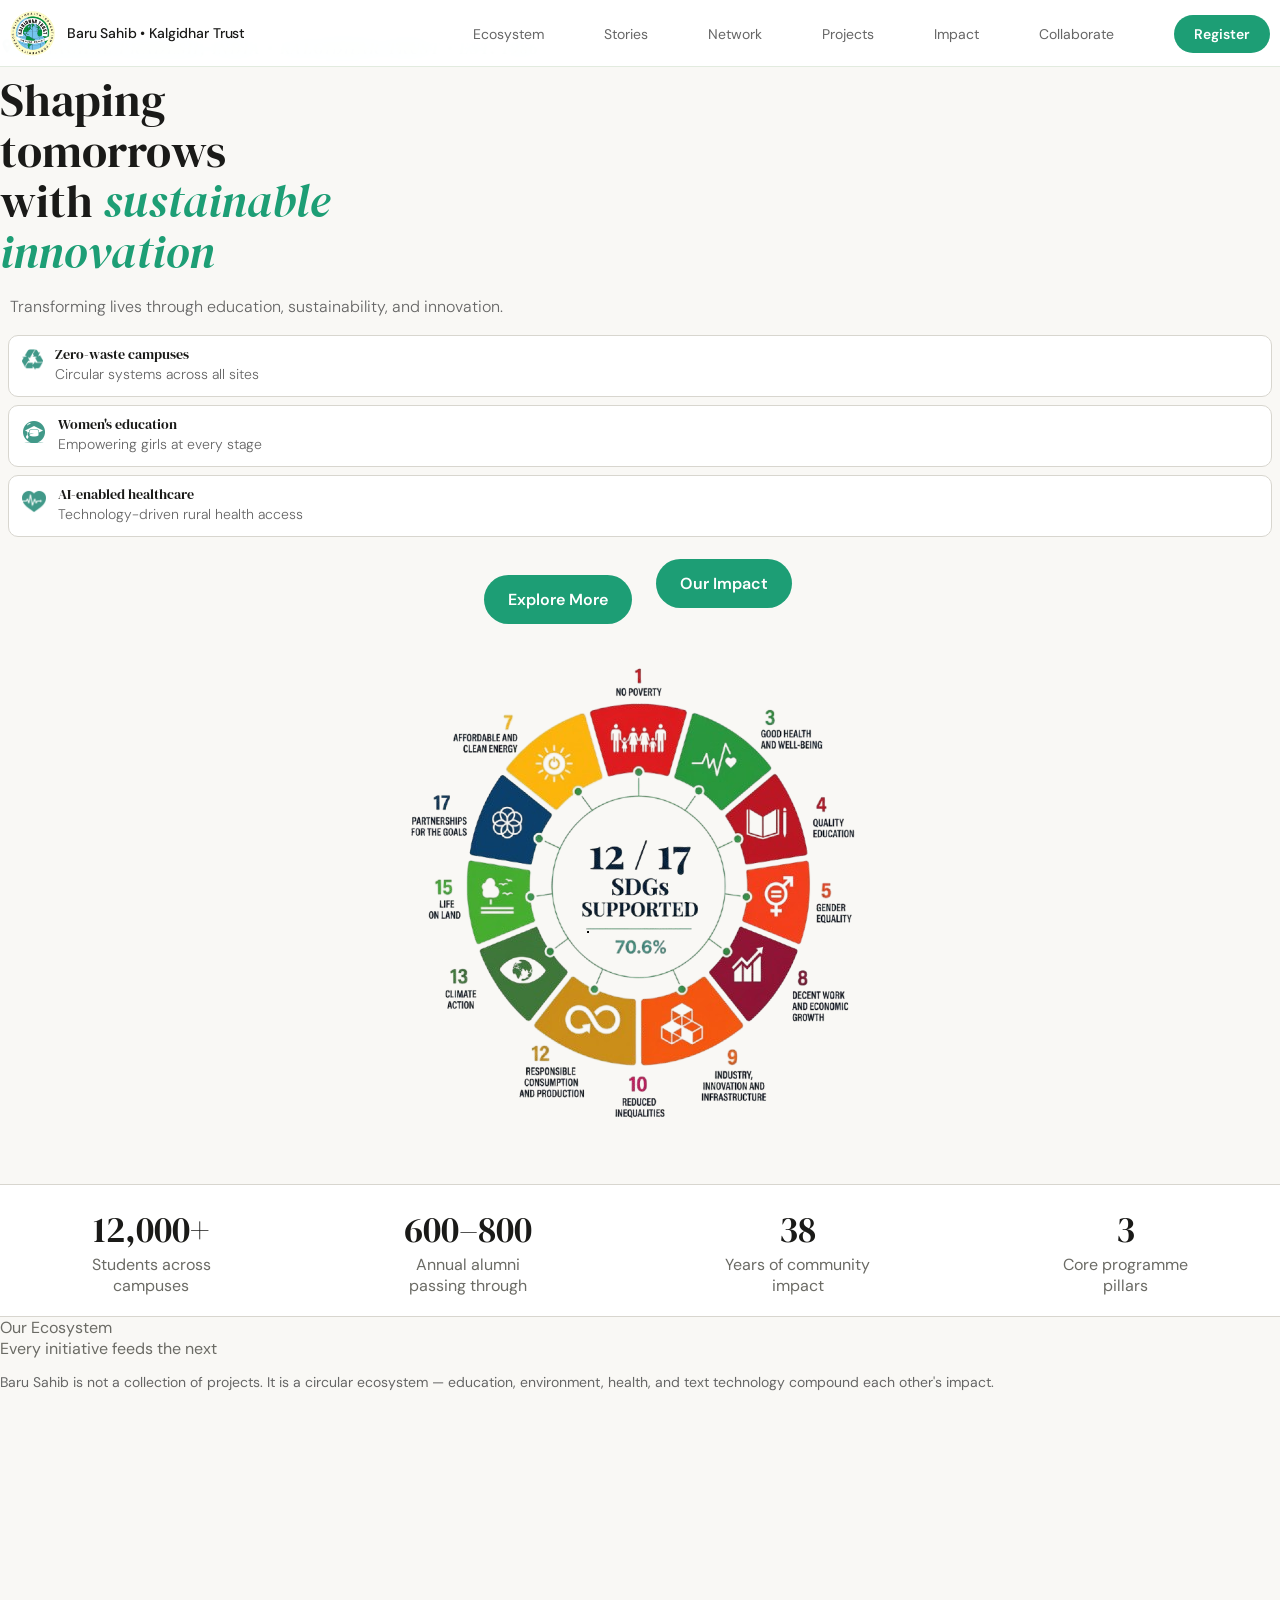
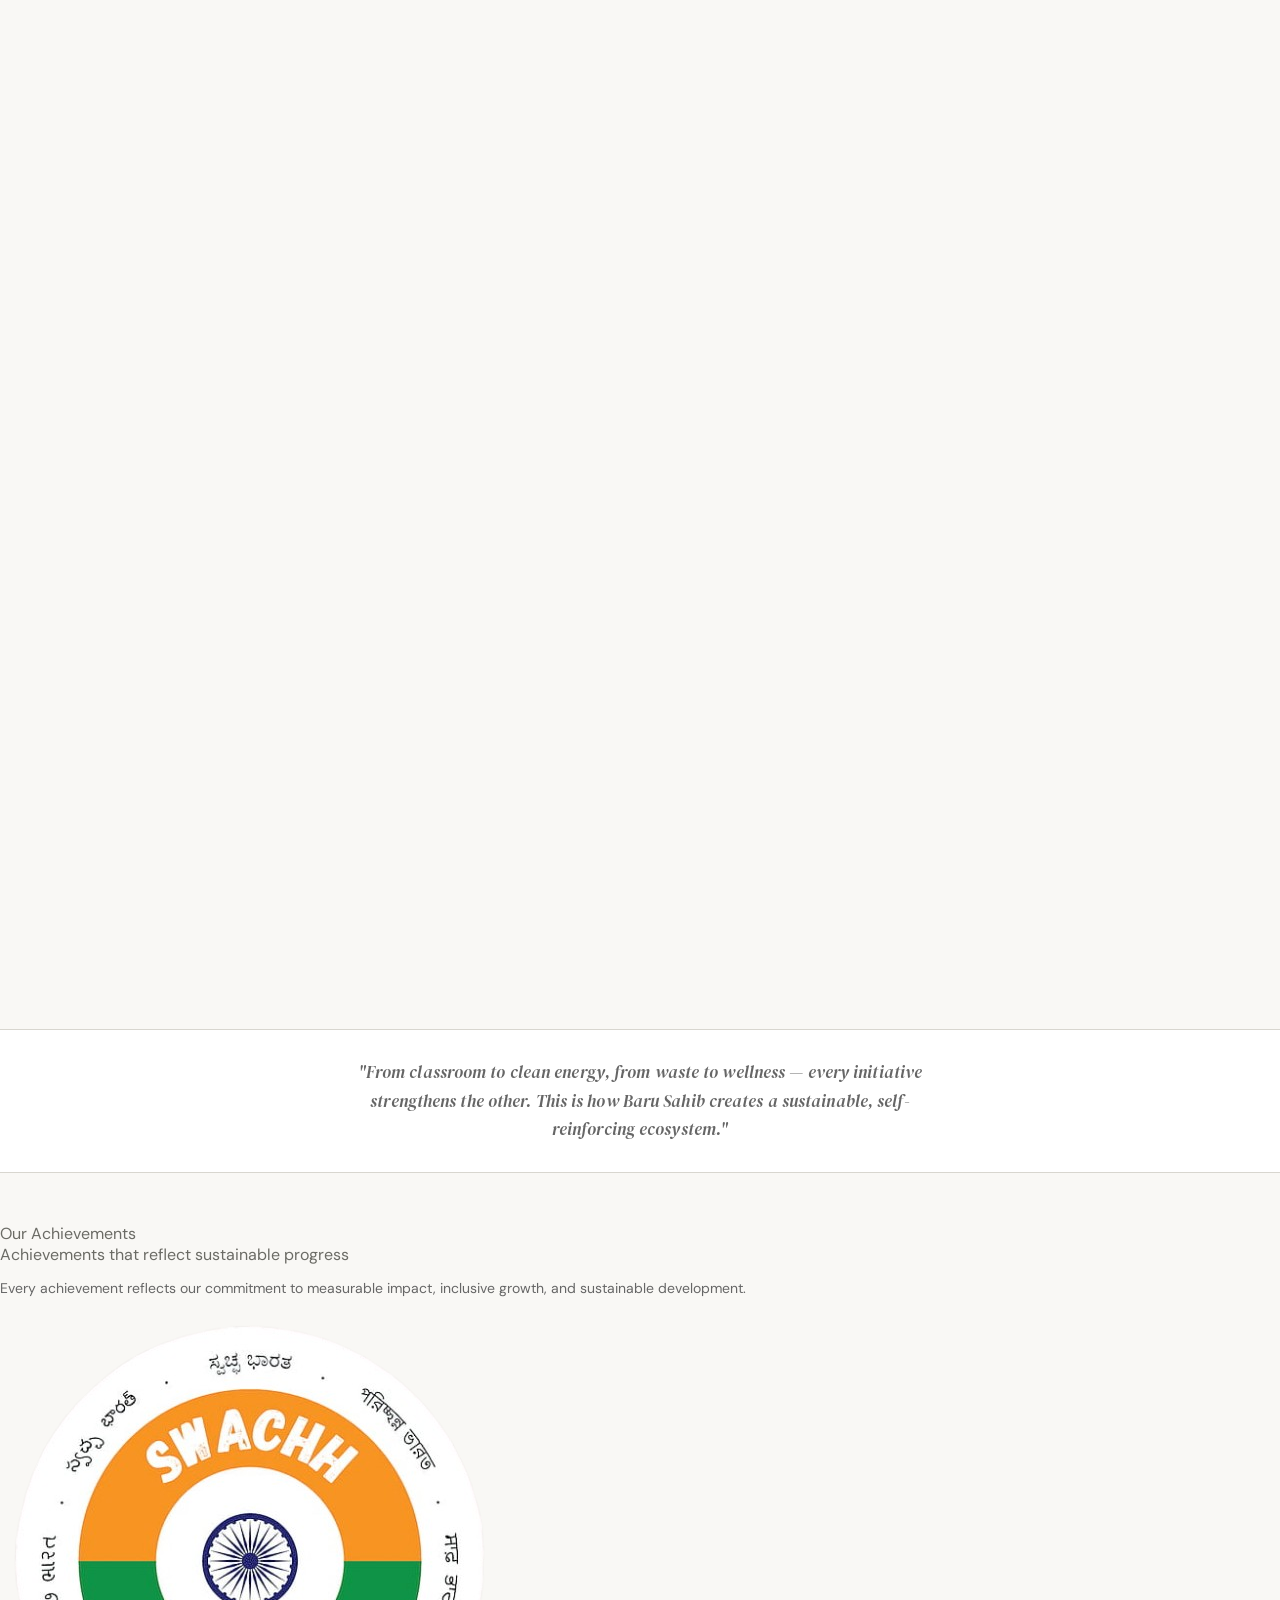
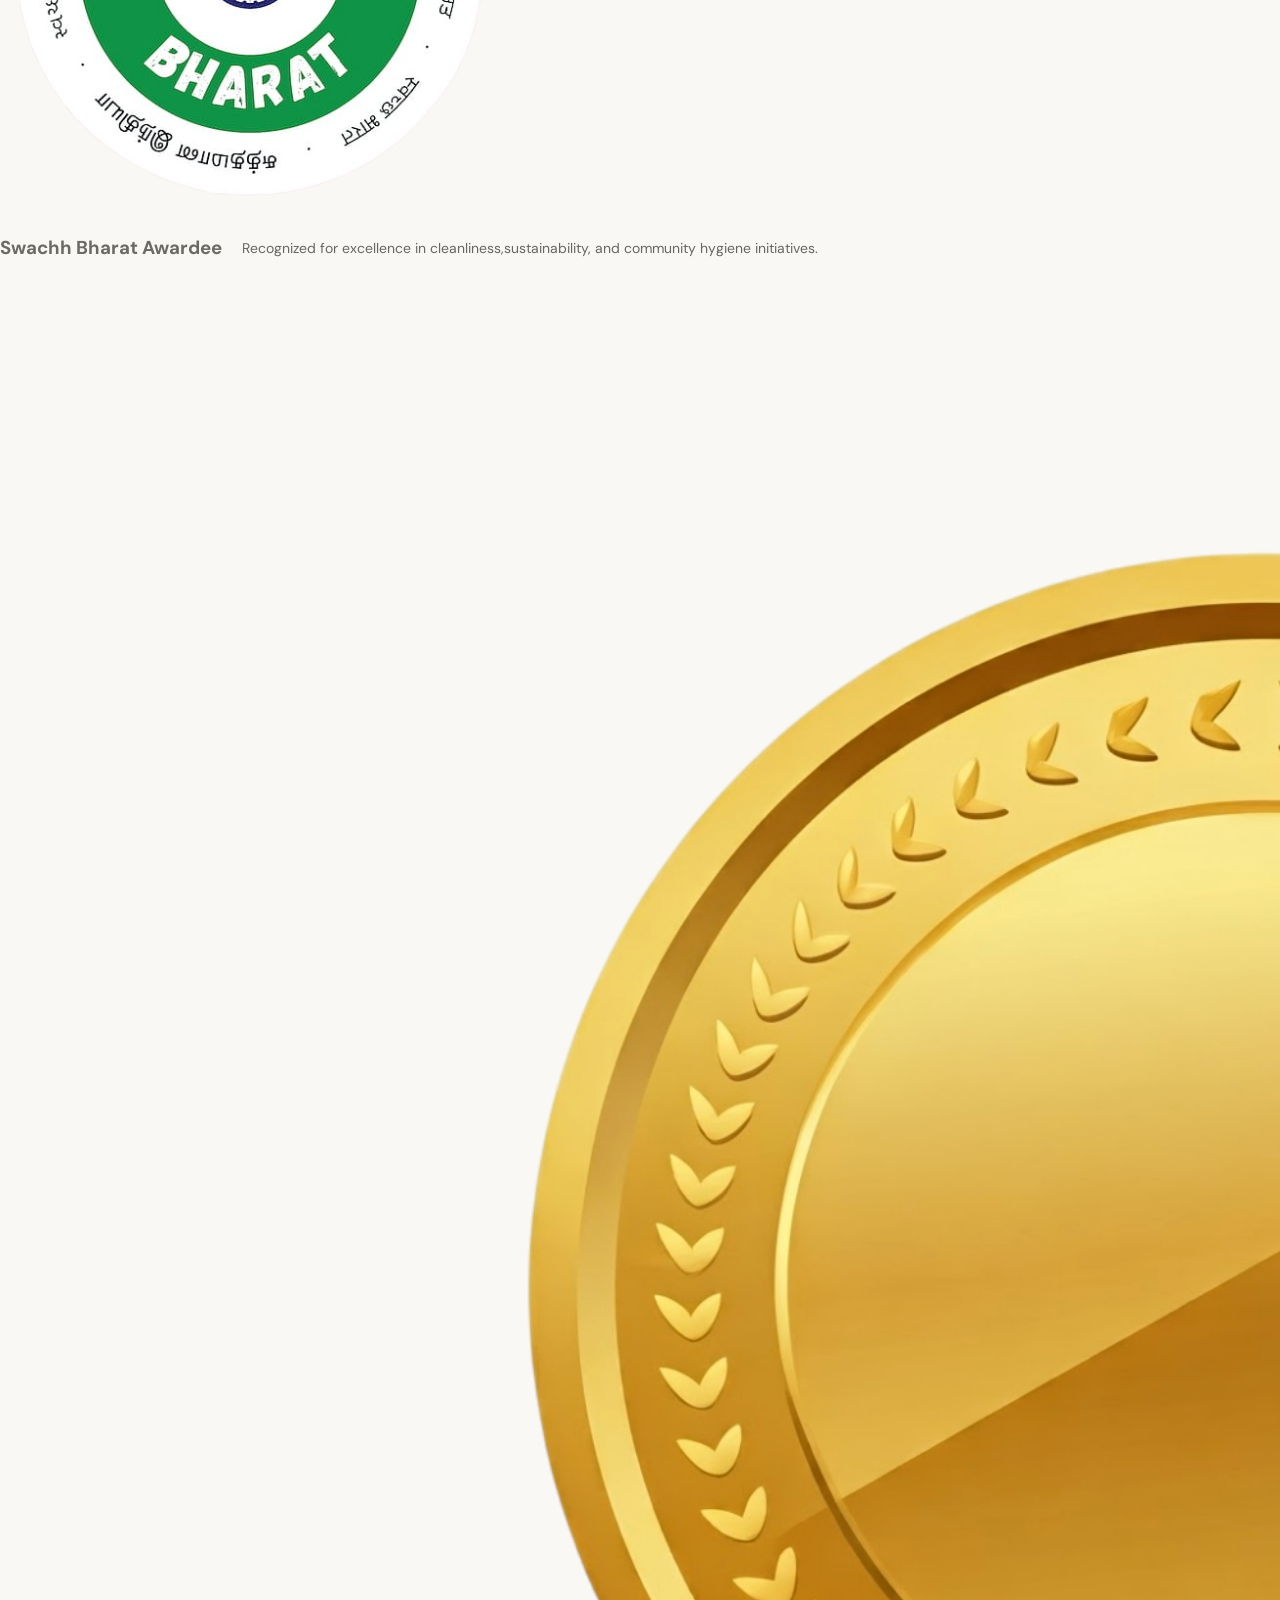
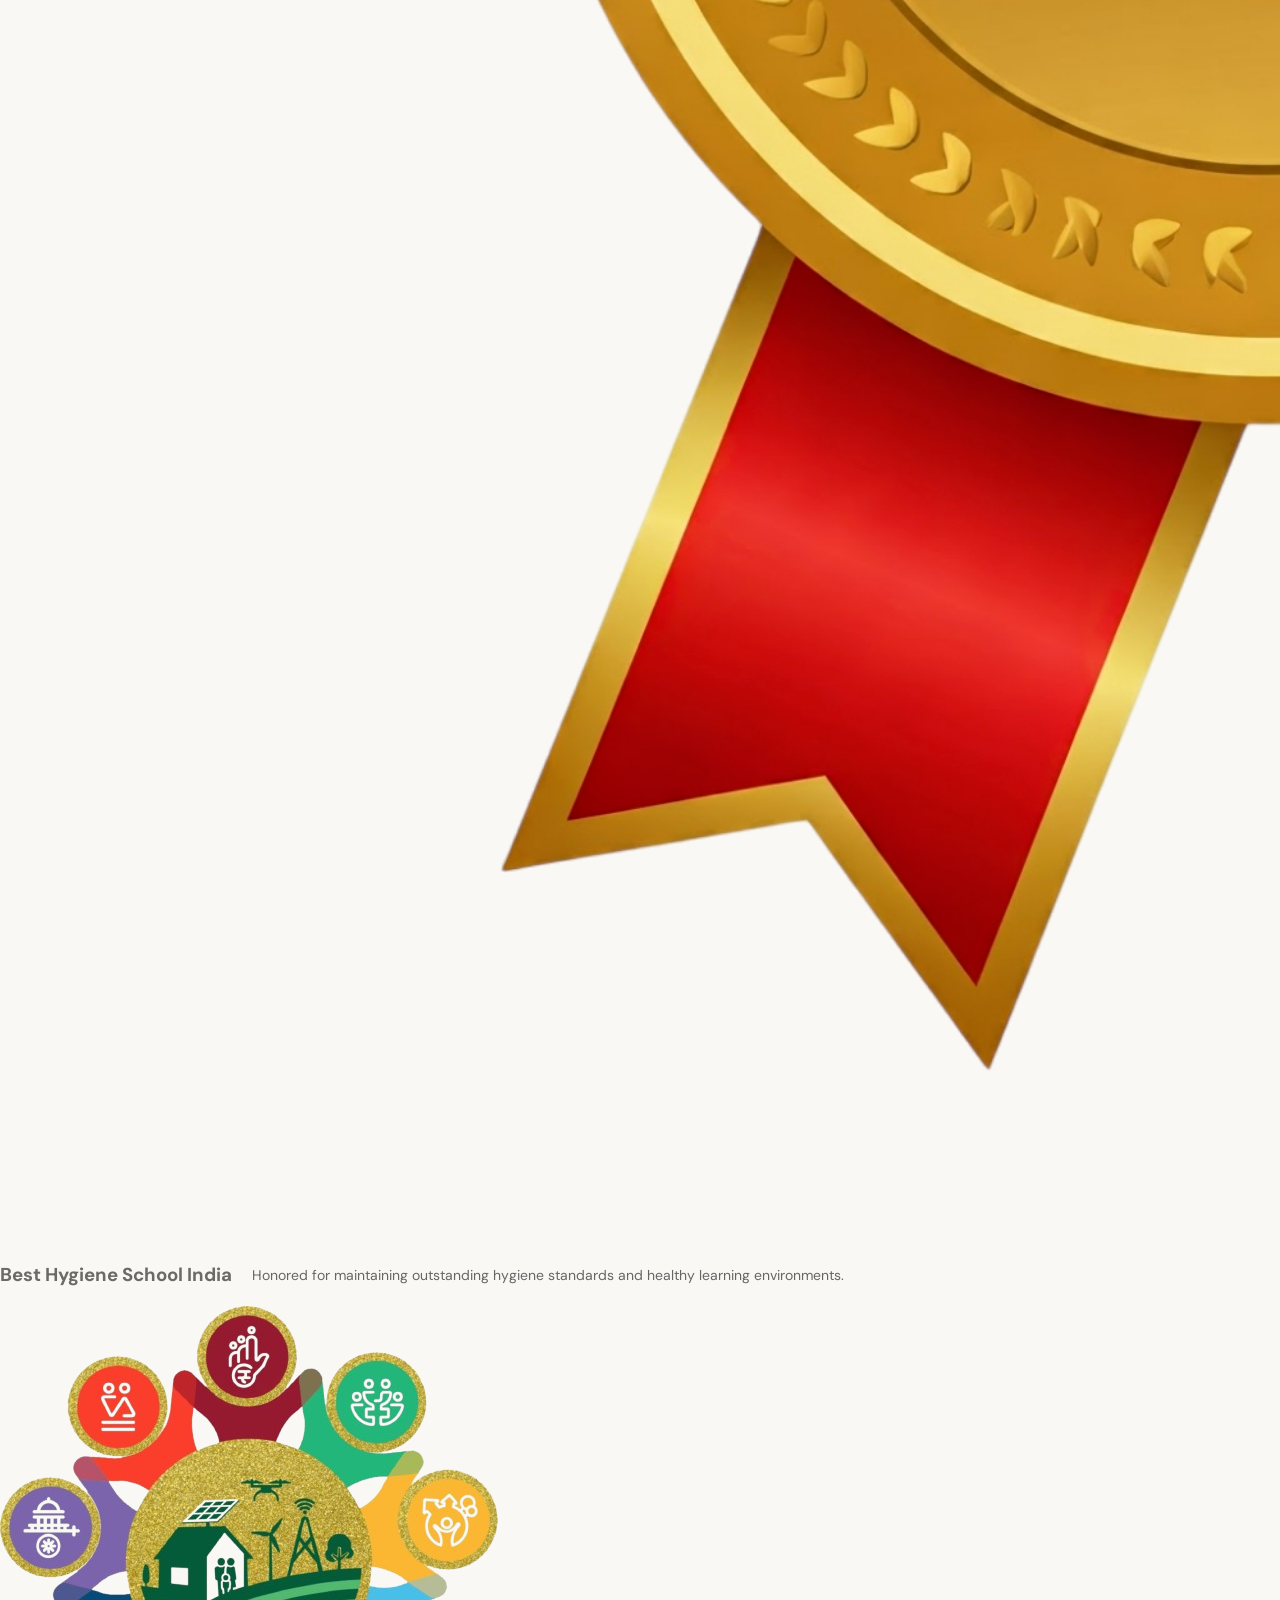
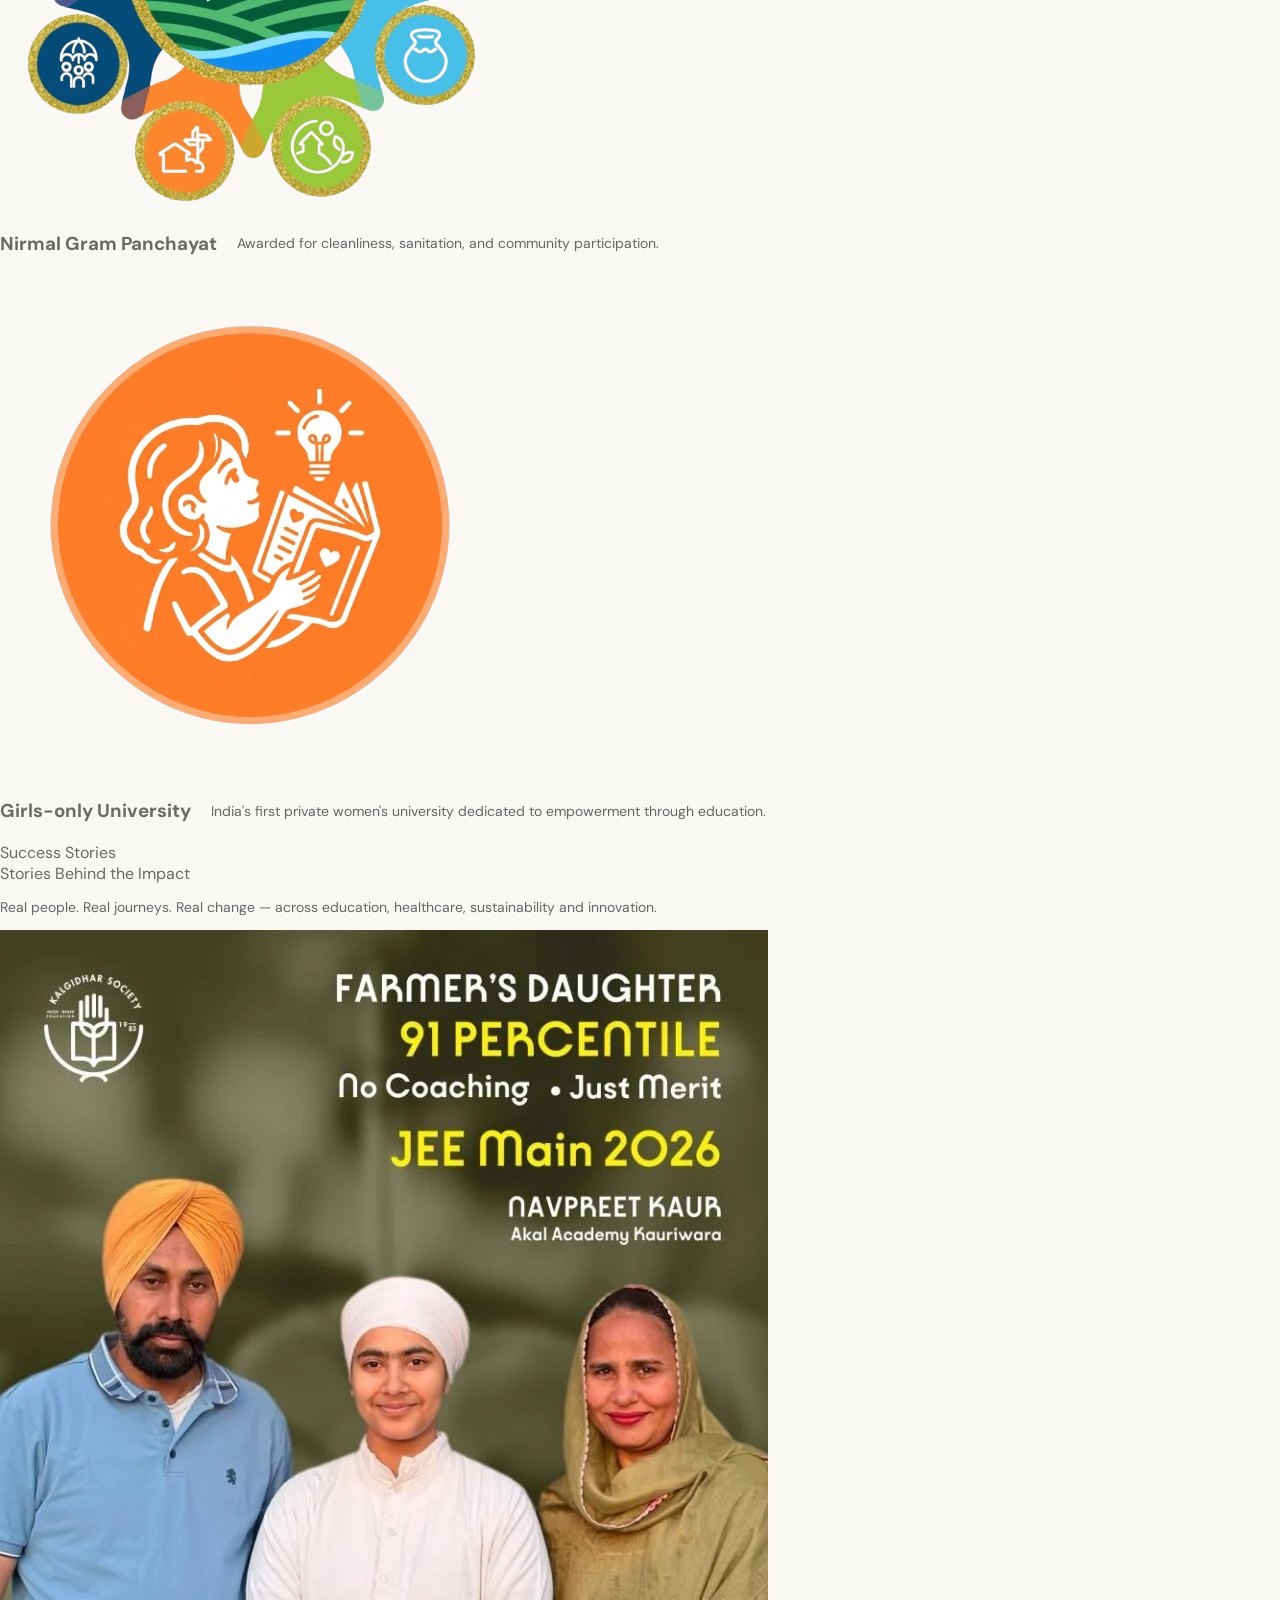
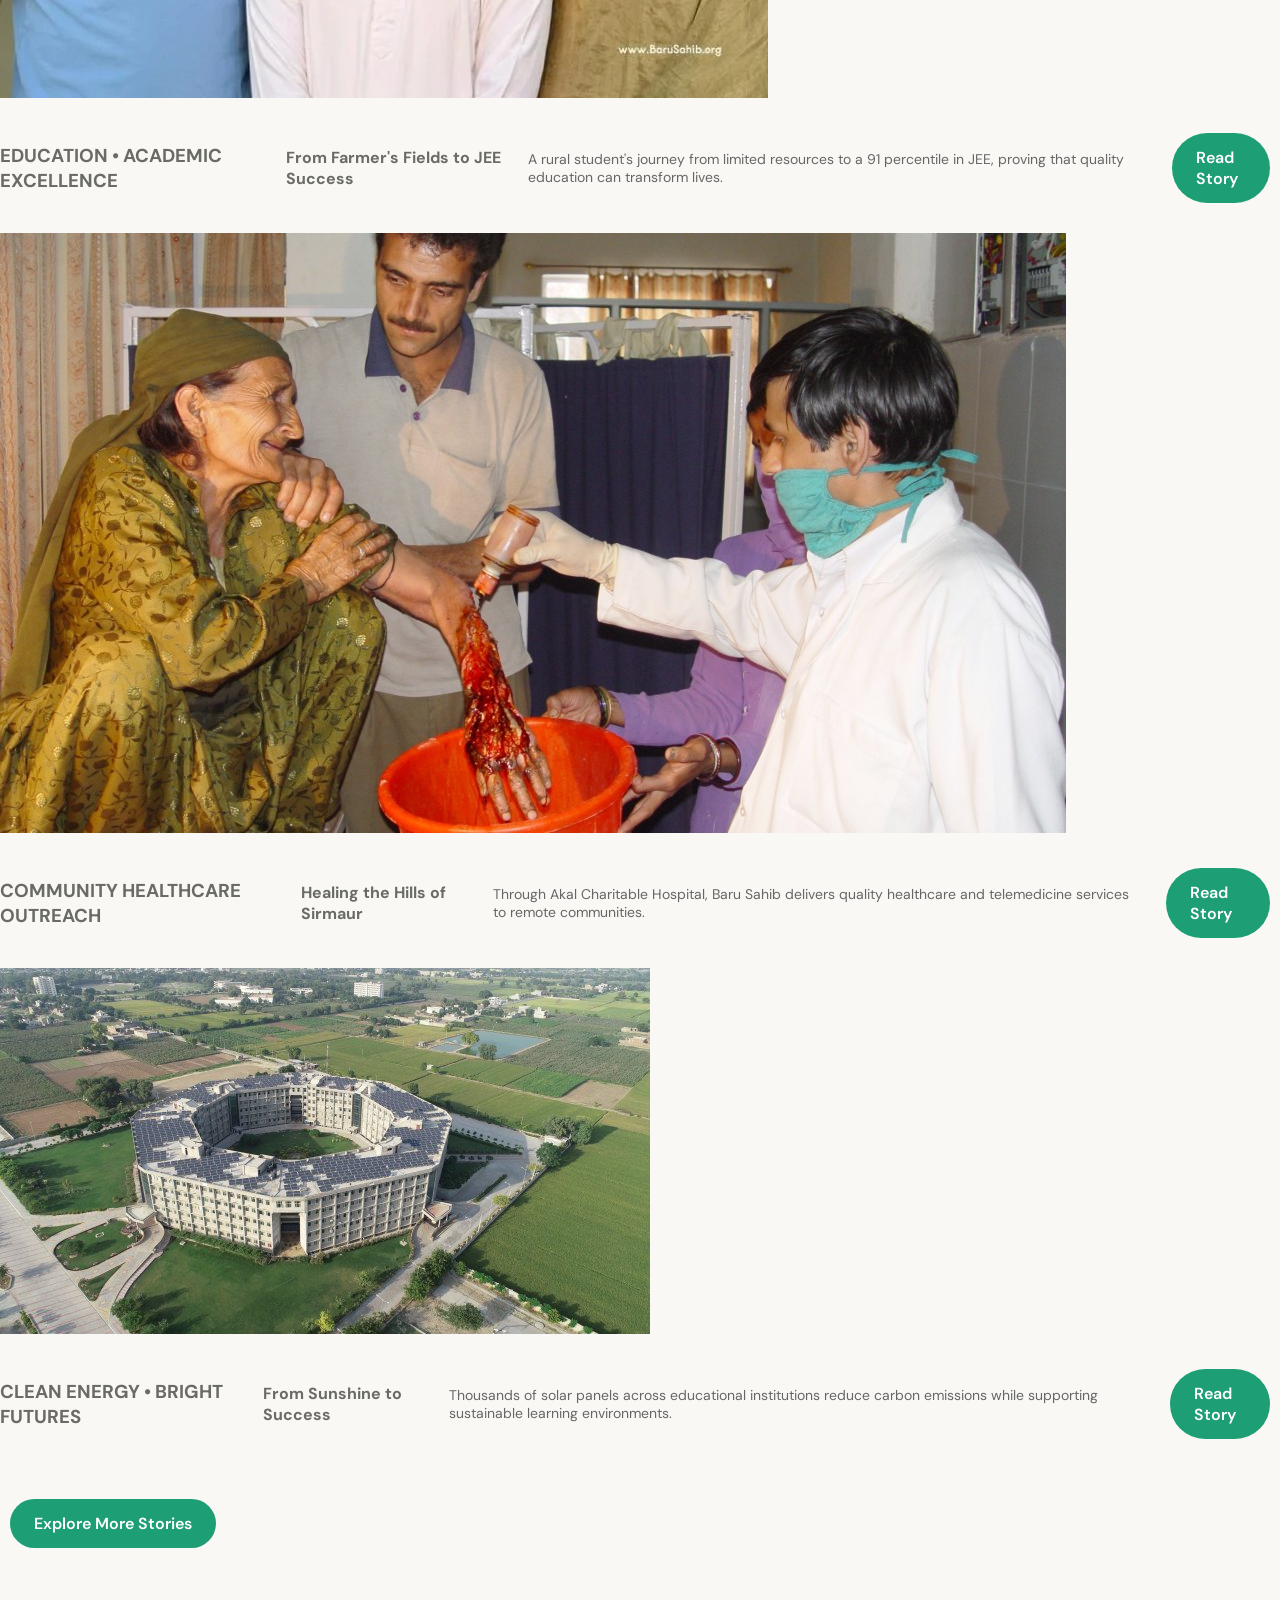
<file: homePage.html>
<!DOCTYPE html>
<html lang="en">

<head>
    <meta charset="UTF-8">
    <meta name="viewport" content="width=device-width, initial-scale=1.0">
    <link rel="preconnect" href="https://fonts.googleapis.com">
    <link rel="preconnect" href="https://fonts.gstatic.com" crossorigin>

    <link
        href="https://fonts.googleapis.com/css2?family=Inter:ital,wght@0,100..900;1,100..900&family=Plus+Jakarta+Sans:ital,wght@0,200..800;1,200..800&display=swap"
        rel="stylesheet">


    <link rel="preconnect" href="https://fonts.googleapis.com">
    <link rel="preconnect" href="https://fonts.gstatic.com" crossorigin>
    <link
        href="https://fonts.googleapis.com/css2?family=Inter:ital,opsz,wght@0,14..32,100..900;1,14..32,100..900&family=Playfair+Display:ital,wght@0,400..900;1,400..900&family=Playwrite+GB+S+Guides:ital@0;1&family=Plus+Jakarta+Sans:ital,wght@0,200..800;1,200..800&display=swap"
        rel="stylesheet">
    <link rel="preconnect" href="https://fonts.googleapis.com">
    <link rel="preconnect" href="https://fonts.gstatic.com" crossorigin>
    <link
        href="https://fonts.googleapis.com/css2?family=Cormorant+Garamond:ital,wght@0,300..700;1,300..700&family=DM+Sans:ital,opsz,wght@0,9..40,100..1000;1,9..40,100..1000&family=Playfair+Display:ital,wght@0,400..900;1,400..900&display=swap"
        rel="stylesheet">
    <meta name="viewport" content="width=device-width, initial-scale=1.0">

    <!-- 'DM Serif Display', serif -->
    <link rel="preconnect" href="https://fonts.googleapis.com">
    <link rel="preconnect" href="https://fonts.gstatic.com" crossorigin>
    <link href="https://fonts.googleapis.com/css2?family=DM+Serif+Display:ital@0;1&display=swap" rel="stylesheet">
    <title>Baru Sahib</title>
    <link rel="stylesheet" href="homepage.css">
    <link rel="stylesheet" href="./ecosystem/ecosystem.css">
    <link href="https://unpkg.com/aos@2.3.1/dist/aos.css" rel="stylesheet">

</head>

<body>
    <header>
        <nav>
            <div class="logo">
                <img src="./images/logo.png" alt="Baru Sahib Logo">
                <h3>Baru Sahib • Kalgidhar Trust</h3>
            </div>
            <ul class="nav-links">
                <li><a href="#">Ecosystem</a></li>
                <li><a href="#">Stories</a></li>
                <li><a href="#">Network</a></li>
                <li><a href="#">Projects</a></li>
                <li><a href="#"> Impact</a></li>
                <li><a href="#">Collaborate</a></li>
                <li><a href="#" class="btn-register">Register</a></li>
            </ul>

            <div class="menu-btn">
                ☰
            </div>
        </nav>
    </header>
    <!-- main section -->
    <main>
        <section class="hero">
            <div class="hero-left">
                <div class="map">
                    <img class="mapImage" src="./images/map.png" alt="Map">
                    <h6 class="address"> Himachal Pradesh, India • Kalgidhar Trust • Est. 1986 </h6>
                </div>

                <div class="valley">
                    <h1 class="text">
                        Shaping<br>
                        tomorrows<br>
                        with <span>sustainable</span><br>
                        <span>innovation</span>
                    </h1>
                </div>
                <div class="p">
                    <p>
                        Transforming lives through education,
                        sustainability, and innovation.
                    </p>
                </div>


                <!-- Pillars -->
                <div class="Pillar">
                    <img class="pillar-img" src="./images/recycle.png" alt="Recycle">
                    <div class="pillar1">
                        <div class="pillar-text"> Zero-waste campuses </div>
                        <div class="pillar-sub">Circular systems across all sites</div>
                    </div>
                </div>
                <div class="Pillar">
                    <img class="pillar-img2" src="./images/eduHat (2).png" alt="Education Hat">
                    <div class="pillar1">
                        <div class="pillar-text"> Women's education
                        </div>
                        <div class="pillar-sub">Empowering girls at every stage</div>
                    </div>
                </div>
                <!-- Pillar3 -->
                <div class="Pillar">
                    <img class="pillar-img2" src="./images/wellbeing.png" alt="Well-being">
                    <div class="pillar1">
                        <div class="pillar-text"> AI-enabled healthcare
                        </div>
                        <div class="pillar-sub">Technology-driven rural health access </div>
                    </div>
                </div>
                <div class="buttons">
                    <a href="#" class="btn-explore">Explore More</a>
                    <a href="#" class="btn-impact">Our Impact</a>
                </div>
            </div>

            <div class="hero-right">
                <img src="images/SDG.png" alt="SDG Wheel">
            </div>
            </div>
        </section>
        <!-- Metrics    -->
        <div class="metrics">
            <div class="metrics-kpis">
                <div>
                    <div class="metric-items">12,000+</div>
                    <div class="metric-labels">Students across<br>
                        campuses
                    </div>
                </div>


                <!-- 600-800 -->
                <div>
                    <div class="metric-items">600&ndash;800</div>
                    <div class="metric-labels">Annual alumni<br>
                        passing through
                    </div>
                </div>

                <!-- 38 Years of community impact -->
                <div>
                    <div class="metric-items">38</div>
                    <div class="metric-labels">Years of community<br>
                        impact
                    </div>
                </div>

                <!-- Core programs -->
                <div>
                    <div class="metric-items">3</div>
                    <div class="metric-labels">Core programme<br>
                        pillars
                    </div>

                </div>

            </div>
        </div>
        </div>
        <!-- Ecosystem page -->
        <section class="ecosystem">
            <div class="eco-heading">
                <div class="title"> Our Ecosystem </div>
                <div class="main-heading">Every initiative <span>feeds</span> the next</div>
                <p class="text">Baru Sahib is not a collection of projects. It is a circular ecosystem — education,
                    environment, health, and text technology compound each other's impact.</p>
            </div>
            <section class="ecosystem-diagram">

                <div class="diagram-layout" data-aos="fade-right" data-aos-delay="100" data-aos-duration="1000">
                    <img class="diagram-img" src="./ecosystem/images/eco-edu.png"
                        alt="Graduation cap representing girls' education and empowerment">
                    <article class="node">
                        <h3 class="h3">AIRWE</h3>
                        <p class="p">Adopts and educates girls from underserved communities,
                            creating future teachers, leaders, and change-makers.</p>
                    </article>
                </div>

                <div class="diagram-layout1" data-aos="fade-left" data-aos-delay="100" data-aos-duration="1000">
                    <img class="diagram-img" src="./ecosystem/images/eco-canopy.png"
                        alt="Tree canopy representing afforestation and environmental care">
                    <article class="node">
                        <h3 class="canopy">GREEN CANOPY</h3>
                        <p class="p">Restores ecosystems through tree plantations,
                            carbon sequestration, and biodiversity conservation.</p>
                    </article>
                </div>

                <div class="diagram-layout2" data-aos="fade-right" data-aos-delay="100" data-aos-duration="1000">
                    <img class="diagram-img" src="./ecosystem/images/eco-solar.png"
                        alt="Solar energy icon representing sustainable rural development">
                    <article class="node">
                        <h3 class="edu">Solar</h3>
                        <p class="p">Generates sustainable energy through solar infrastructure,
                            reducing dependence on conventional power sources.</p>
                    </article>
                </div>

                <div class="diagram-layout3" data-aos="fade-left" data-aos-delay="100" data-aos-duration="1000">
                    <img class="diagram-img" src="./ecosystem/images/eco-hospital.png"
                        alt="Hospital icon representing accessible healthcare services">
                    <article class="node">
                        <h3 class="AI">AI Hospital</h3>
                        <p class="p">Expands access to quality healthcare through rural hospitals,
                            telemedicine, and AI-assisted diagnostics.</p>
                    </article>
                </div>

                <div class="diagram-layout4" data-aos="fade-right" data-aos-delay="100" data-aos-duration="1000">
                    <img class="diagram-img" src="./ecosystem/images/eco-waste.png"
                        alt="Solar energy icon representing sustainable rural development">
                    <article class="node">
                        <h3 class="zero-waste">Zero-waste</h3>
                        <p class="p">Converts campus waste into valuable resources through
                            segregation, composting, and recycling systems.</p>
                    </article>
                </div>

                <div class="diagram-layout5" data-aos="fade-left" data-aos-delay="100" data-aos-duration="1000">
                    <img class="diagram-img" src="./ecosystem/images/eco-robo.png" alt="AI tranformation">
                    <article class="node">
                        <h3 class="future-labs">Future Labs</h3>
                        <p class="p">Equips students with emerging technology skills through
                            hands-on learning in AI, robotics, and computing.</p>
                    </article>
                </div>

            </section>
            <section class="quote-band">
                <div class="quote-text">"From classroom to clean energy, from waste to wellness — every initiative
                    strengthens the other. This is how Baru Sahib creates a sustainable, self-reinforcing ecosystem."
                </div>
            </section>
        </section>
        <!-- Our Achievements -->
        <div class="eco-heading">
            <div class="title"> Our Achievements</div>
            <div class="main-heading">Achievements that <span>reflect</span> sustainable progress</div>
            <p class="text">Every achievement reflects our commitment to measurable impact,
                inclusive growth, and sustainable development.</p>
        </div>
        <div class="Achievement-items">
            <div class="card-layout">
                <img class="card-img1" src="./ecosystem/images/swachh bharat.png" alt="Swachh Bharat logo">
                <article class="card">
                    <h3 class="future-labs">Swachh Bharat Awardee</h3>
                    <p class="p">Recognized for excellence in cleanliness,sustainability, and community hygiene
                        initiatives.</p>
                </article>
            </div>
            <div class="card-layout">
                <img class="card-img" src="./ecosystem/images/prize.png" alt="Prize">
                <article class="card">
                    <h3 class="future-labs">Best Hygiene School India</h3>
                    <p class="p">Honored for maintaining outstanding hygiene standards and healthy learning
                        environments.</p>
                </article>
            </div>
            <div class="card-layout">
                <img class="card-img1" src="./ecosystem/images/panchayat.png" alt="Nirmal Gram Panchayat">
                <article class="card">
                    <h3 class="future-labs">Nirmal Gram Panchayat</h3>
                    <p class="p">Awarded for cleanliness, sanitation, and community participation.</p>
                </article>
            </div>
            <div class="card-layout">
                <img class="card-img" src="./ecosystem/images/girlsEdu.png" alt="Girls education">
                <article class="card">
                    <h3 class="future-labs">Girls-only University</h3>
                    <p class="p">India's first private women's university
                        dedicated to empowerment through education.</p>
                </article>
            </div>
        </div>
        </section>
        <!-- Stories -->
        <section class="Stories">
            <div class="eco-heading">
                <div class="title"> Success Stories</div>
                <div class="main-heading">Stories Behind <span> the Impact</span></div>
                <p class="text">Real people. Real journeys. Real change — across education, healthcare, sustainability
                    and innovation.</p>
            </div>
            <section class="story-cards-layout">
                <div class="story-layout">
                    <img class="story-card-img" src="./images/Navpreet Kaur.jpg" alt="National emblem">
                    <div class="card">
                        <div class="heading">
                            <h3 class="story-heading" id="heading"> EDUCATION • ACADEMIC EXCELLENCE</h3>
                        </div>
                        <h4 class="story-sub-heading"> From Farmer's Fields to JEE Success </h4>
                        <p class="p" id="p1"> A rural student's journey from limited
                            resources to a 91 percentile in JEE,
                            proving that quality education can
                            transform lives.</p>
                        <div class="buttons">
                            <a href="https://blog.barusahib.org/from-farmers-fields-to-jee-success-navpreet-kaur-secures-91-percentile-without-coaching/"
                                class="btn-explore" id="read-more" target="_blank">Read Story</a>
                        </div>
                    </div>
                </div>

                <!-- story2 -->
                <div class="story-layout">
                    <img class="story-card-img" src="./images/healthcare.jpg" alt="National emblem">
                    <div class="card">
                        <div class="heading">
                            <h3 class="story-heading" id="heading">COMMUNITY HEALTHCARE OUTREACH</h3>
                        </div>
                        <h4 class="story-sub-heading"> Healing the Hills of Sirmaur </h4>
                        <p class="p" id="p1"> Through Akal Charitable Hospital, Baru Sahib delivers quality healthcare
                            and telemedicine services to remote communities.</p>
                        <div class="buttons">
                            <a href="https://www.linkedin.com/posts/dr-neelam-kaur-bs_in-the-hills-of-sirmaur-himachal-pradesh-ugcPost-7446063366508470272-hZpv/"
                                class="btn-explore" target="_blank">Read Story</a>
                        </div>
                    </div>
                </div>
                <!-- story3 -->

                <div class="story-layout">
                    <img class="story-card-img" src="./ecosystem/images/Akal University.jpg"
                        alt="solar-power-baru-sahib">
                    <div class="card">
                        <div class="heading">
                            <h3 class="story-heading" id="heading"> CLEAN ENERGY • BRIGHT FUTURES</h3>
                        </div>
                        <h4 class="story-sub-heading">From Sunshine to Success</h4>
                        <p class="p" id="p1"> Thousands of solar panels across educational institutions
                            reduce carbon emissions while supporting sustainable
                            learning environments.</p>
                        <div class="buttons">
                            <a href="https://www.sikhnet.com/news/largest-solar-energy-project-rural-institutions-kalgidhar-society-%E2%80%93-baru-sahib?utm_source=chatgpt.com"
                                class="btn-explore" target="_blank">Read Story</a>
                        </div>
                    </div>
                </div>
            </section>
            <a href="https://blog.barusahib.org/achievements-awards/success-stories/" class="btn-explore" target="_blank" id="explore-btn">
                Explore More Stories
            </a>
        </section>
        <section class="network">
        </section>
        <section class="projects">
        </section>
        <section class="esg impact">
        </section>
        <section class="collaboration">
        </section>
        <section class="registerr">
        </section>
    </main>

    <footer>

    </footer>
    <script src="https://unpkg.com/aos@2.3.1/dist/aos.js"></script>
    <script>
        AOS.init();
    </script>
</body>

</html>
</file>
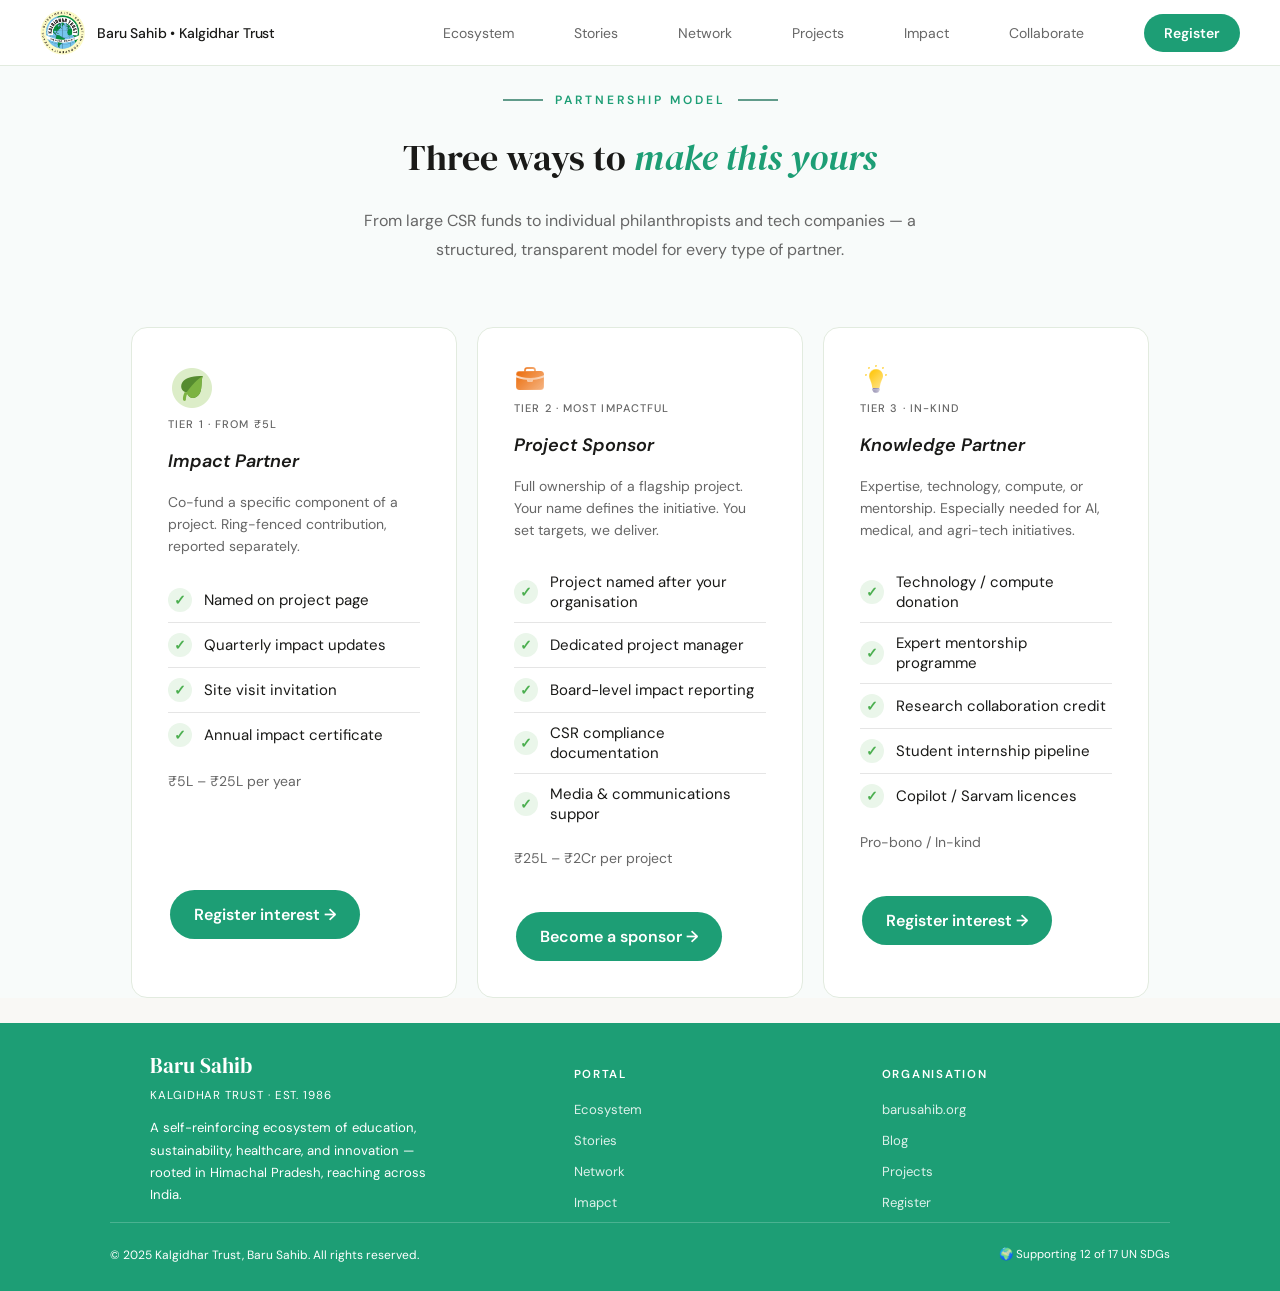
<file: collaborate/collaborate.html>
<!DOCTYPE html>
<html lang="en">

<head>
    <meta charset="UTF-8">
    <meta name="viewport" content="width=device-width, initial-scale=1.0">
    <link rel="preconnect" href="https://fonts.googleapis.com">
    <link rel="preconnect" href="https://fonts.gstatic.com" crossorigin>
    <link
        href="https://fonts.googleapis.com/css2?family=DM+Sans:wght@400;500;600&family=DM+Serif+Display:ital@0;1&display=swap"
        rel="stylesheet">
    <title>Collaborate</title>
    <link rel="icon" type="image/png" href="../images/logo.png">
    <link rel="stylesheet" href="../navbar.css">
    <link rel="stylesheet" href="./collaborate.css">
    <!-- <link href="https://unpkg.com/aos@2.3.1/dist/aos.css" rel="stylesheet"> -->
</head>

<body>
    <header>
        <nav>
            <div><a href="../index.html" class="logo">
                    <img src="../images/logo.png" alt="Baru Sahib Logo">
                    <h3>Baru Sahib • Kalgidhar Trust</h3>
                </a>
            </div>
            <ul class="nav-links" id="navLinks">
                <li><a href="../ecosystem/ecosystem.html">Ecosystem</a></li>
                <li><a href="../stories/stories.html">Stories</a></li>
                <li><a href="../Network/network.html">Network</a></li>
                <li><a href="../Projects/projects.html">Projects</a></li>
                <li><a href="../impact/impact.html">Impact</a></li>
                <li><a href="./collaborate.html">Collaborate</a></li>
                <li><a href="../Registration/registration.html" class="btn-register">Register</a></li>
            </ul>
            <div class="menu-btn" id="menuBtn">☰</div>
        </nav>
    </header>
    <!-- <Partnership-model> -->
    <section class="section">
        <div class="container">
            <div class="section-title">
                <div class="section-eyebrow">
                    <span></span>
                    <p>PARTNERSHIP MODEL</p>
                    <span></span>
                </div>

                <h1 class="section-heading">
                    Three ways to <SPAN>make
                        this yours</span>
                </h1>

                <p class="section-subheading">
                    From large CSR funds to individual philanthropists and tech companies — a structured,
                    transparent model for every type of partner.
                </p>
                <!-- Cards -->
                <div class="partnership-cards-model">
                    <!-- 1 -->
                    <div class="partnership-card">
                        <div class="card-banner ecosystem-banner">
                            <img class="project-icon" src="../ecosystem/images/organic-food-48.png" alt="Stories-icon">
                        </div>
                        <div class="partnership-content">
                            <div class="partnership-label"> Tier 1 · From ₹5L</div>
                            <h3>Impact Partner</h3>
                            <p class="partner-paragraph">
                                Co-fund a specific component of a project. Ring-fenced contribution, reported
                                separately.
                            </p>
                            <div class="partnership-benefits">
                                <ul class="partnership-features">
                                    <li><span class="list-check">✓</span> Named on project page</li>
                                    <li><span class="list-check">✓</span> Quarterly impact updates</li>
                                    <li><span class="list-check">✓</span> Site visit invitation</li>
                                    <li><span class="list-check">✓</span> Annual impact certificate</li>
                                </ul>
                            </div>
                            <div class="partnership-price margin">₹5L – ₹25L per year</div>
                            <a href="../Registration/registration.html" class="card-btn" id="explore-id">
                                Register interest →
                            </a>
                        </div>


                    </div>

                    <!-- 2 -->
                    <div class="partnership-card  ">
                        <div class="card-banner ecosystem-banner">
                            <img class="project-icon" src="../ecosystem/images/business-bag.png" alt="Business-bag">
                        </div>
                        <div class="partnership-content">
                            <div class="partnership-label"> Tier 2 · Most Impactful</div>
                            <h3> Project Sponsor </h3>
                            <p class="partner-paragraph">
                                Full ownership of a flagship project. Your name defines the initiative. You set
                                targets,
                                we
                                deliver.
                            </p>
                            <div class="partnership-benefits">
                                <ul class="partnership-features">
                                    <li><span class="list-check">✓</span>Project named after your organisation</li>
                                    <li><span class="list-check">✓</span> Dedicated project manager</li>
                                    <li><span class="list-check">✓</span> Board-level impact reporting</li>
                                    <li><span class="list-check">✓</span> CSR compliance documentation</li>
                                    <li><span class="list-check">✓</span> Media & communications suppor</li>
                                </ul>
                            </div>
                            <div class="partnership-price">₹25L – ₹2Cr per project</div>
                            <a href="../Registration/registration.html" class="card-btn" id="explore-id">
                                Become a sponsor →
                            </a>
                        </div>
                    </div>
                    <!-- 3 -->
                    <div class="partnership-card ">
                        <div class="card-banner stories-banner">
                            <img class="project-icon" src="../ecosystem/images/bulb.png" alt="Bulb-icon">
                        </div>
                        <div class="partnership-content">
                            <div class="partnership-label"> Tier 3 · In-Kind</div>
                            <h3>Knowledge Partner</h3>
                            <p class="partner-paragraph">
                                Expertise, technology, compute, or mentorship. Especially needed for AI, medical,
                                and
                                agri-tech initiatives.
                            </p>
                            <div class="partnership-benefits">
                                <ul class="partnership-features">
                                    <li><span class="list-check">✓</span> Technology / compute donation</li>
                                    <li><span class="list-check">✓</span> Expert mentorship programme</li>
                                    <li><span class="list-check">✓</span> Research collaboration credit</li>
                                    <li><span class="list-check">✓</span> Student internship pipeline</li>
                                    <li><span class="list-check">✓</span> Copilot / Sarvam licences</li>
                                </ul>
                            </div>
                            <div class="partnership-price margin3">Pro-bono / In-kind</div>
                            <a href="../Registration/registration.html" class="card-btn" id="explore-id">
                                Register interest →
                            </a>
                        </div>
                    </div>
                </div>


            </div>
        </div>
    </section>


    <footer class="site-footer">
        <div class="container">
            <div class="footer-content">
                <div>
                    <div class="footer-brand-name">Baru Sahib</div>
                    <div class="footer-brand-sub">Kalgidhar Trust · Est. 1986</div>
                    <p class="footer-brand-desc">A self-reinforcing ecosystem of education, sustainability,
                        healthcare, and innovation — rooted in Himachal Pradesh, reaching across India.</p>
                </div>
                <div class="footer-col">
                    <h4>Portal</h4>
                    <ul>
                        <li><a href="../ecosystem/ecosystem.html">Ecosystem</a></li>
                        <li><a href="../stories/stories.html">Stories</a></li>
                        <li><a href="../Network/network.html">Network</a></li>
                        <li><a href="../impact/impact.html">Imapct</a></li>
                    </ul>
                </div>
                <div class="footer-col">
                    <h4>Organisation</h4>
                    <ul>
                        <li><a href="https://barusahib.org" target="_blank">barusahib.org</a></li>
                        <li><a href="https://blog.barusahib.org" target="_blank">Blog</a></li>
                        <li><a href="../Projects/projects.html">Projects</a></li>
                        <li><a href="../Registration/registration.html">Register</a></li>
                    </ul>
                </div>
            </div>
            <div class="footer-bottom">
                <span>© 2025 Kalgidhar Trust, Baru Sahib. All rights reserved.</span>
                <div class="footer-sdg-badge">🌍 Supporting 12 of 17 UN SDGs</div>
            </div>
        </div>
    </footer>
    <script src="../js/script.js"></script>
</body>

</html>
</file>
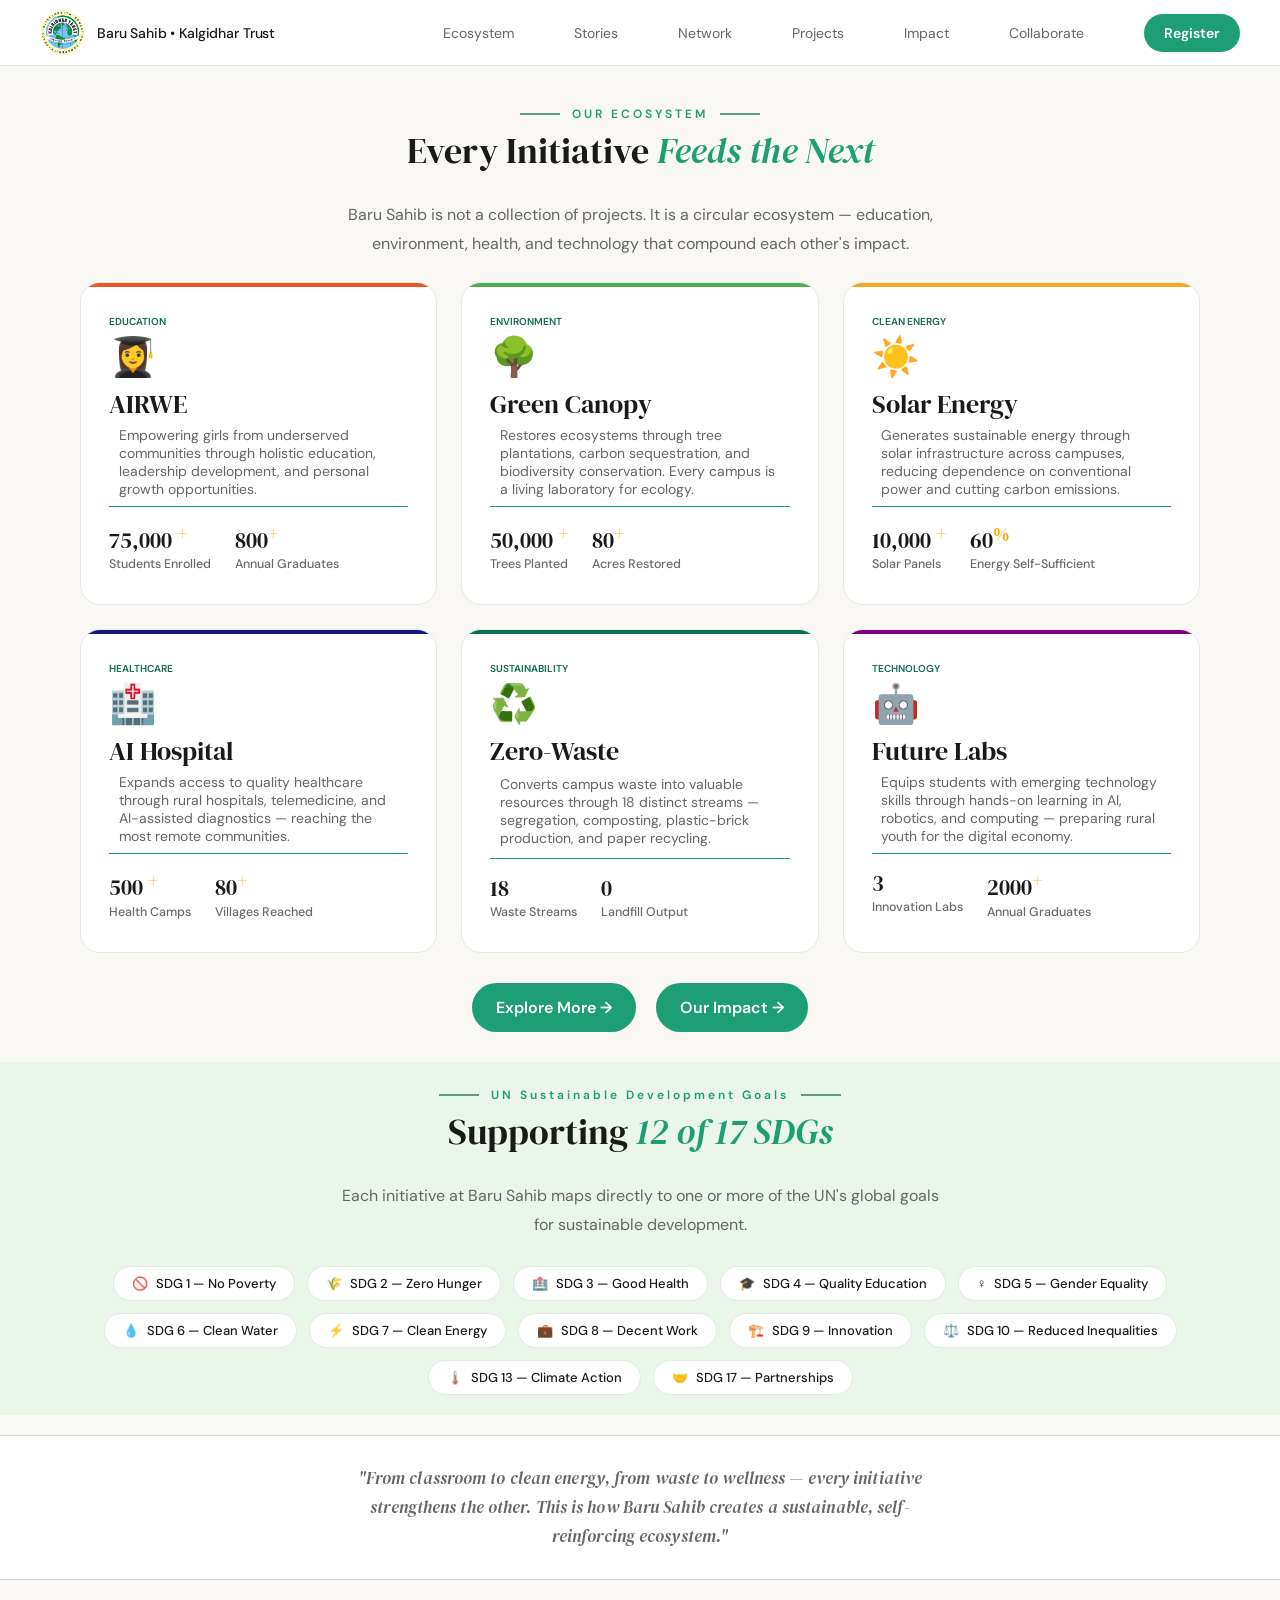
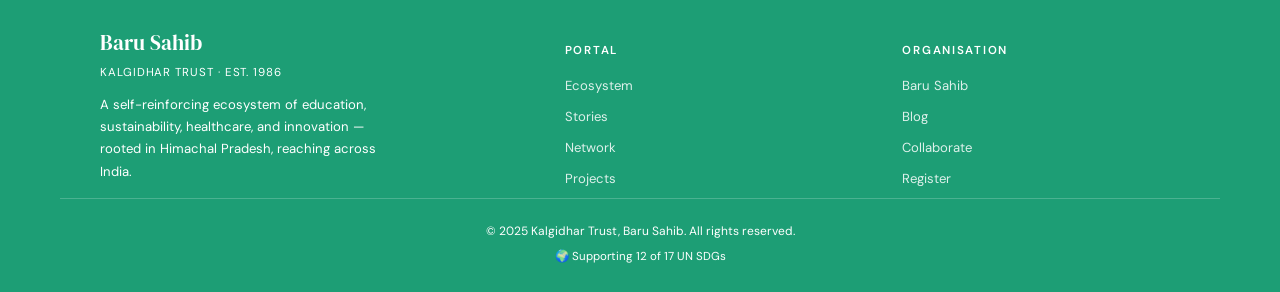
<file: ecosystem/ecosystem.html>
<!DOCTYPE html>
<html lang="en">

<head>
    <meta charset="UTF-8">
    <meta name="viewport" content="width=device-width, initial-scale=1.0">
    <link rel="preconnect" href="https://fonts.googleapis.com">
    <link rel="preconnect" href="https://fonts.gstatic.com" crossorigin>
    <link
        href="https://fonts.googleapis.com/css2?family=DM+Sans:wght@400;500;600&family=DM+Serif+Display:ital@0;1&display=swap"
        rel="stylesheet">
    <title>Ecosystem</title>
    <link rel="icon" type="image/png" href="../images/logo.png">
    <link rel="stylesheet" href="ecosystem.css">
    <link rel="stylesheet" href="../navbar.css">
    <link href="https://unpkg.com/aos@2.3.1/dist/aos.css" rel="stylesheet">
</head>

<body>
    <header>
        <nav>
            <div><a href="../index.html" class="logo">
                    <img src="../images/logo.png" alt="Baru Sahib Logo">
                    <h3>Baru Sahib • Kalgidhar Trust</h3>
                </a>
            </div>
           <ul class="nav-links" id="navLinks">
                <li><a href="./ecosystem.html">Ecosystem</a></li>
                <li><a href="../stories/stories.html">Stories</a></li>
                <li><a href="../Network/network.html">Network</a></li>
                <li><a href="../Projects/projects.html">Projects</a></li>
                <li><a href="../impact/impact.html">Impact</a></li>
                <li><a href="../collaborate/collaborate.html">Collaborate</a></li>
                <li><a href="../Registration/registration.html" class="btn-register">Register</a></li>
            </ul>
<div class="menu-btn" id="menuBtn">☰</div>      
  </nav>
    </header>

    <!-- Ecosystem section -->
    <section class="section">
        <div class="container">
            <div class="section-title">
                <div class="section-eyebrow">
                    <span></span>
                    <p>OUR ECOSYSTEM</p>
                    <span></span>
                </div>
                <h1 class="section-heading">
                    Every Initiative
                    <span>Feeds the Next</span>
                </h1>
                <p class="section-subheading">
                    Baru Sahib is not a collection of projects. It is a circular ecosystem — education, environment,
                    health, and technology that compound each other's impact.
                </p>
            </div>

            <section class="section">
                <div class="container">
                    <div class="eco-grid">
                        <div class="eco-card airwe">
                            <div class="eco-tag">Education</div>
                            <div class="eco-icon">👩‍🎓</div>
                            <h3>AIRWE</h3>
                            <p>Empowering girls from underserved communities through holistic education, leadership
                                development, and personal growth opportunities.</p>
                            <div class="eco-metrics">
                                <div>
                                    <div class="eco-metrics-num">75,000 <sup>+</sup></div>
                                    <div class="eco-metrics-lbl">Students Enrolled</div>
                                </div>
                                <div>
                                    <div class="eco-metrics-num">800<sup>+</sup></div>
                                    <div class="eco-metrics-lbl">Annual Graduates</div>
                                </div>
                            </div>
                        </div>
                        <div class="eco-card Canopy">
                            <div class="eco-tag">ENVIRONMENT</div>
                            <div class="eco-icon">🌳</div>
                            <h3>Green Canopy</h3>
                            <p>Restores ecosystems through tree plantations, carbon sequestration, and biodiversity
                                conservation. Every campus is a living laboratory for ecology.</p>

                            <div class="eco-metrics">
                                <div>
                                    <div class="eco-metrics-num">50,000 <sup>+</sup></div>
                                    <div class="eco-metrics-lbl">Trees Planted</div>
                                </div>
                                <div>
                                    <div class="eco-metrics-num">80<sup>+</sup></div>
                                    <div class="eco-metrics-lbl">Acres Restored</div>
                                </div>
                            </div>
                        </div>
                        <div class="eco-card Solar">
                            <div class="eco-tag">Clean Energy</div>
                            <div class="eco-icon">☀️</div>
                            <h3>Solar Energy</h3>
                            <p>Generates sustainable energy through solar infrastructure across campuses, reducing
                                dependence on conventional power and cutting carbon emissions.</p>

                            <div class="eco-metrics">
                                <div>
                                    <div class="eco-metrics-num">10,000 <sup>+</sup></div>
                                    <div class="eco-metrics-lbl">Solar Panels</div>
                                </div>
                                <div>
                                    <div class="eco-metrics-num">60<sup>%</sup></div>
                                    <div class="eco-metrics-lbl">Energy Self-Sufficient</div>
                                </div>
                            </div>
                        </div>
                        <div class="eco-card AI-hospital">
                            <div class="eco-tag">Healthcare</div>
                            <div class="eco-icon">🏥</div>
                            <h3>AI Hospital</h3>
                            <p>Expands access to quality healthcare through rural hospitals, telemedicine, and
                                AI-assisted diagnostics — reaching the most remote communities.</p>

                            <div class="eco-metrics">
                                <div>
                                    <div class="eco-metrics-num">500 <sup>+</sup></div>
                                    <div class="eco-metrics-lbl">Health Camps</div>
                                </div>
                                <div>
                                    <div class="eco-metrics-num">80<sup>+</sup></div>
                                    <div class="eco-metrics-lbl">Villages Reached</div>
                                </div>
                            </div>
                        </div>
                        <div class="eco-card Zero-waste">
                            <div class="eco-tag">Sustainability</div>
                            <div class="eco-icon">♻️</div>
                            <h3>Zero-Waste</h3>
                            <p>Converts campus waste into valuable resources through 18 distinct streams — segregation,
                                composting, plastic-brick production, and paper recycling.</p>

                            <div class="eco-metrics">
                                <div>
                                    <div class="eco-metrics-num">18</div>
                                    <div class="eco-metrics-lbl">Waste Streams</div>
                                </div>
                                <div>
                                    <div class="eco-metrics-num">0</div>
                                    <div class="eco-metrics-lbl">Landfill Output</div>
                                </div>
                            </div>
                        </div>
                        <div class="eco-card Future-labs">
                            <div class="eco-tag">Technology</div>
                            <div class="eco-icon">🤖</div>
                            <h3>Future Labs</h3>
                            <p>Equips students with emerging technology skills through hands-on learning in AI,
                                robotics, and computing — preparing rural youth for the digital economy.</p>

                            <div class="eco-metrics">
                                <div>
                                    <div class="eco-metrics-num">3</div>
                                    <div class="eco-metrics-lbl">Innovation Labs</div>
                                </div>
                                <div>
                                    <div class="eco-metrics-num">2000<sup>+</sup></div>
                                    <div class="eco-metrics-lbl">Annual Graduates</div>
                                </div>
                            </div>
                        </div>

                    </div>
                </div>
        </div>
    </section>

    <div class="buttons">
        <a href="../Network/network.html" class="btn-explore">Explore More →</a>
        <a href="../impact/impact.html" class="btn-explore">Our Impact →</a>
    </div>

    <!-- SDG section -->
    <section class="section" id="background">
        <div class="container">
            <div class="section-title">
                <div class="section-eyebrow">
                    <span></span>
                    <p>UN Sustainable Development Goals</p>
                    <span></span>
                </div>
                <h1 class="section-heading">
                    Supporting <span>12 of 17 SDGs</span>
                </h1>
                <p class="section-subheading">
                    Each initiative at Baru Sahib maps directly to one or more of the UN's global goals for
                    sustainable development.
                </p>
            </div>

            <div class="sdg-grid">
                <div class="sdg-badge"><span>🚫</span> SDG 1 — No Poverty</div>
                <div class="sdg-badge"><span>🌾</span> SDG 2 — Zero Hunger</div>
                <div class="sdg-badge"><span>🏥</span> SDG 3 — Good Health</div>
                <div class="sdg-badge"><span>🎓</span> SDG 4 — Quality Education</div>
                <div class="sdg-badge"><span>♀️</span> SDG 5 — Gender Equality</div>
                <div class="sdg-badge"><span>💧</span> SDG 6 — Clean Water</div>
                <div class="sdg-badge"><span>⚡</span> SDG 7 — Clean Energy</div>
                <div class="sdg-badge"><span>💼</span> SDG 8 — Decent Work</div>
                <div class="sdg-badge"><span>🏗️</span> SDG 9 — Innovation</div>
                <div class="sdg-badge"><span>⚖️</span> SDG 10 — Reduced Inequalities</div>
                <div class="sdg-badge"><span>🌡️</span> SDG 13 — Climate Action</div>
                <div class="sdg-badge"><span>🤝</span> SDG 17 — Partnerships</div>
            </div>
        </div>
    </section>

    <section class="quote-band">
        <div class="quote-text">"From classroom to clean energy, from waste to wellness — every
            initiative strengthens the other. This is how Baru Sahib creates a sustainable, self-reinforcing
            ecosystem."
        </div>
    </section>

    <!-- FOOTER -->
    <footer class="site-footer">
        <div class="container">
            <div class="footer-content">
                <div>
                    <div class="footer-brand-name">Baru Sahib</div>
                    <div class="footer-brand-sub">Kalgidhar Trust · Est. 1986</div>
                    <p class="footer-brand-desc">A self-reinforcing ecosystem of education, sustainability,
                        healthcare, and innovation — rooted in Himachal Pradesh, reaching across India.</p>
                </div>
                <div class="footer-col">
                    <h4>Portal</h4>
                    <ul>
                        <li><a href="./ecosystem.html">Ecosystem</a></li>
                        <li><a href="../stories/stories.html">Stories</a></li>
                        <li><a href="../network/network.html">Network</a></li>
                        <li><a href="../Projects/projects.html">Projects</a></li>
                    </ul>
                </div>
                <div class="footer-col">
                    <h4>Organisation</h4>
                    <ul>
                        <li><a href="https://barusahib.org">Baru Sahib</a></li>
                        <li><a href="https://blog.barusahib.org" target="_blank">Blog</a></li>
                        <li><a href="../collaborate/collaborate.html">Collaborate</a></li>
                        <li><a href="../Registration/registration.html">Register</a></li>
                    </ul>
                </div>
            </div>
            <div class="footer-bottom">
                <span>© 2025 Kalgidhar Trust, Baru Sahib. All rights reserved.</span>
                <div class="footer-sdg-badge">🌍 Supporting 12 of 17 UN SDGs</div>
            </div>
        </div>
    </footer>

           <script src="../js/script.js"></script>
</body>

</html>
</file>
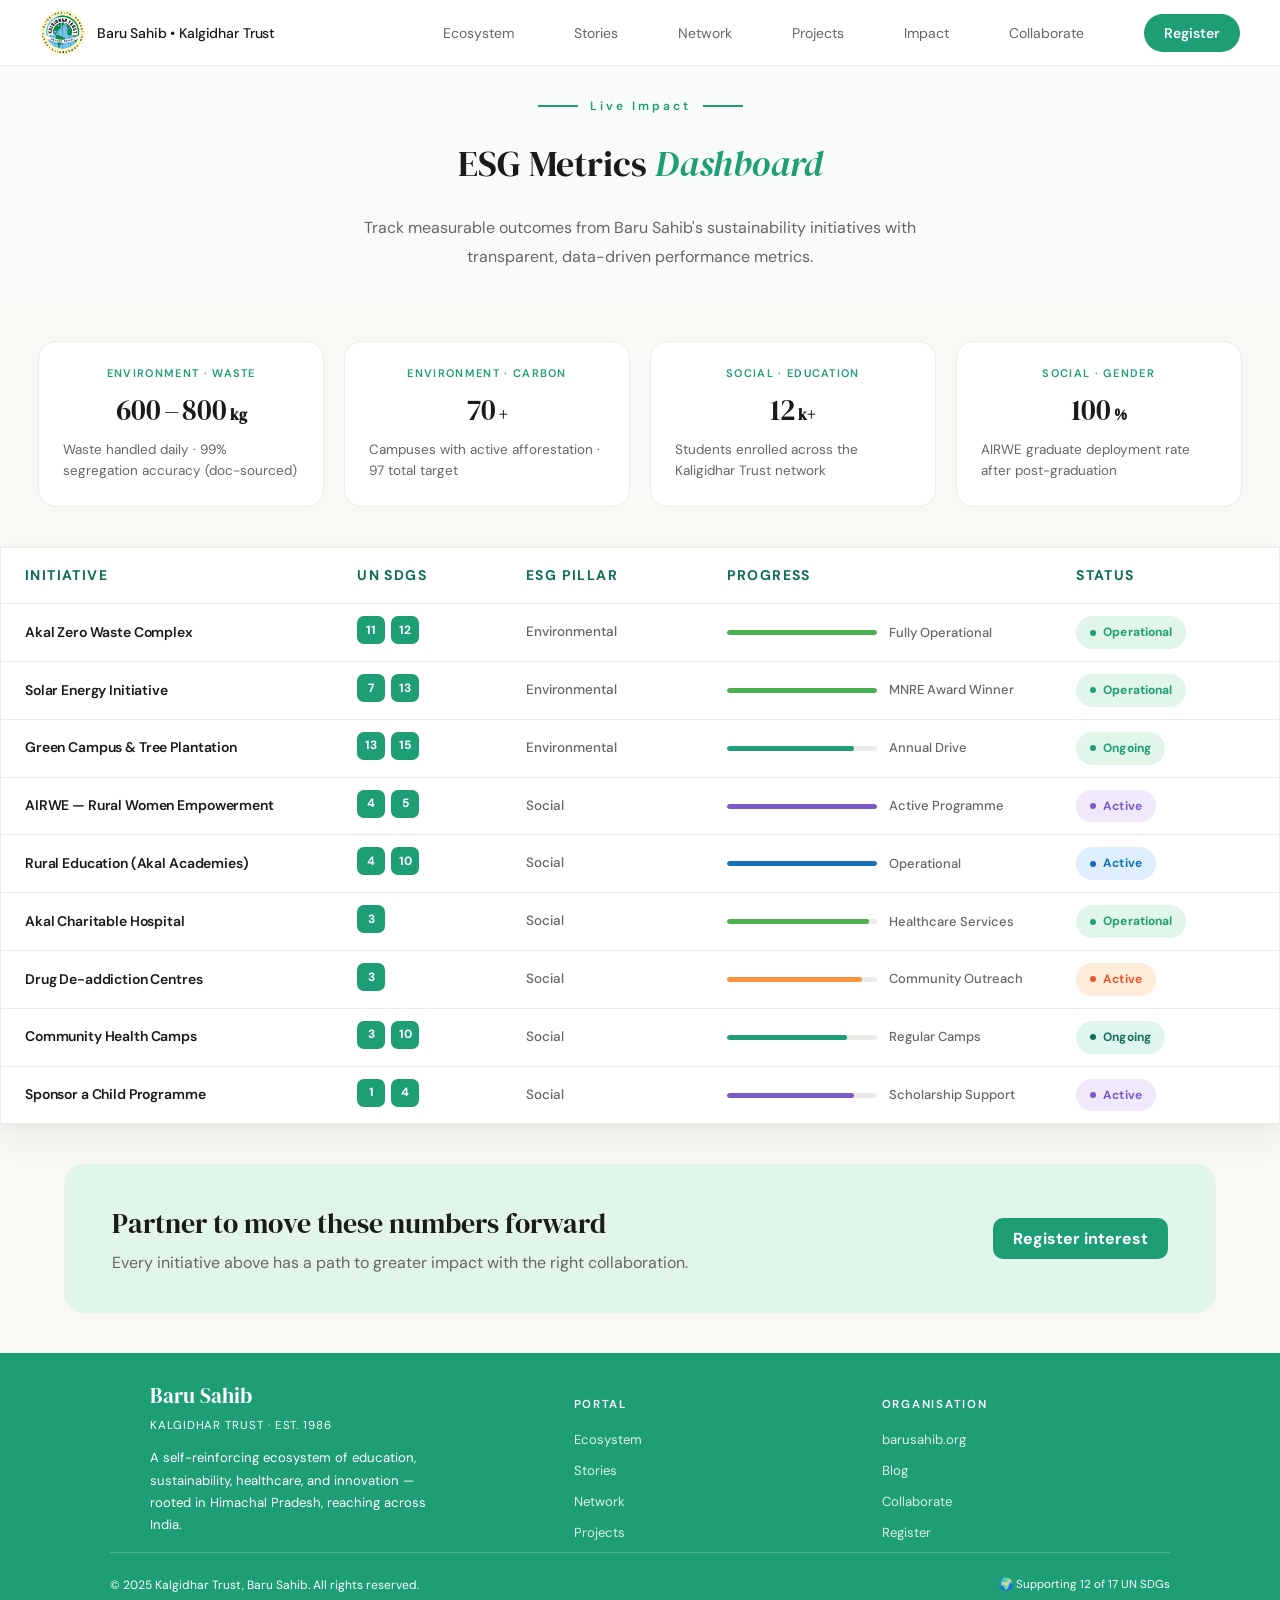
<file: impact/impact.html>
<!DOCTYPE html>
<html lang="en">

<head>
    <meta charset="UTF-8">
    <meta name="viewport" content="width=device-width, initial-scale=1.0">
    <link rel="preconnect" href="https://fonts.googleapis.com">
    <link rel="preconnect" href="https://fonts.gstatic.com" crossorigin>
    <link
        href="https://fonts.googleapis.com/css2?family=DM+Sans:wght@400;500;600&family=DM+Serif+Display:ital@0;1&display=swap"
        rel="stylesheet">
    <title>Impact</title>
    <link rel="icon" type="image/png" href="../images/logo.png">
    <link rel="stylesheet" href="../navbar.css">
    <link rel="stylesheet" href="./impact.css">
    <!-- <link href="https://unpkg.com/aos@2.3.1/dist/aos.css" rel="stylesheet"> -->
</head>

<body>
    <header>
        <nav>
            <div><a href="../index.html" class="logo">
                    <img src="../images/logo.png" alt="Baru Sahib Logo">
                    <h3>Baru Sahib • Kalgidhar Trust</h3>
                </a>
            </div>
            <ul class="nav-links" id="navLinks">
                <li><a href="../ecosystem/ecosystem.html">Ecosystem</a></li>
                <li><a href="../stories/stories.html">Stories</a></li>
                <li><a href="../Network/network.html">Network</a></li>
                <li><a href="../Projects/projects.html">Projects</a></li>
                <li><a href="./impact.html">Impact</a></li>
                <li><a href="../collaborate/collaborate.html">Collaborate</a></li>
                <li><a href="../Registration/registration.html" class="btn-register">Register</a></li>
            </ul>
            <div class="menu-btn" id="menuBtn">☰</div>        </nav>
    </header>

    <!-- Stories section -->
    <section class="section">
        <div class="container">
            <div class="section-title">
                <div class="section-eyebrow">
                    <span></span>
                    <p>Live Impact</p>
                    <span></span>
                </div>
                <h1 class="section-heading">
                    ESG Metrics <span> Dashboard</span>
                </h1>
                <p class="section-subheading">
                    Track measurable outcomes from Baru Sahib's sustainability initiatives with transparent, data-driven
                    performance metrics.</p>
            </div>
        </div>
    </section>


    <!-- KEY METRICS -->
    <div class="impact-metrics">
        <div class="impact-metric">
            <div class="metric-cat">Environment · Waste </div>
            <div class="metric-num">600<span>–</span>800<span class="metric-unit">kg</span></div>
            <div class="metric-desc">Waste handled daily · 99% segregation accuracy (doc-sourced)</div>
        </div>
        <div class="impact-metric">
            <div class="metric-cat">Environment · Carbon</div>
            <div class="metric-num">70<span class="metric-unit">+</span></div>
            <div class="metric-desc">Campuses with active afforestation · 97 total target</div>
        </div>
        <div class="impact-metric">
            <div class="metric-cat">Social · Education</div>
            <div class="metric-num">12<span class="metric-unit">k+</span></div>
            <div class="metric-desc">Students enrolled across the Kaligidhar Trust network</div>
        </div>
        <div class="impact-metric">
            <div class="metric-cat">Social · Gender</div>
            <div class="metric-num">100<span class="metric-unit">%</span></div>
            <div class="metric-desc">AIRWE graduate deployment rate after post-graduation</div>
        </div>
    </div>
    </div>
    </section>

<div class="table-wrapper">
    <table class="initiative-table">
        <thead>
            <tr>
                <th>Initiative</th>
                <th>UN SDGs</th>
                <th>ESG Pillar</th>
                <th>Progress</th>
                <th>Status</th>
            </tr>
        </thead>
        <tbody>

            <!-- 1. Akal Zero Waste Complex -->
            <tr>
                <td>
                    Akal Zero Waste Complex
                </td>
                <td>
                    <span class="sdg-tag">11</span>
                    <span class="sdg-tag">12</span>
                </td>
                <td>Environmental</td>
                <td>
                    <div class="progress-wrapper">
                        <div class="progress-bar">
                            <div class="progress-fill green" style="width:100%;"></div>
                        </div>
                        <span>Fully Operational</span>
                    </div>
                </td>
                <td><span class="status status-green">Operational</span></td>
            </tr>

            <!-- 2. Solar Energy Initiative — FIXED: "Solar Village" removed from Status -->
            <tr>
                <td>
                    Solar Energy Initiative
                </td>
                <td>
                    <span class="sdg-tag">7</span>
                    <span class="sdg-tag">13</span>
                </td>
                <td>Environmental</td>
                <td>
                    <div class="progress-wrapper">
                        <div class="progress-bar">
                            <div class="progress-fill green" style="width:100%;"></div>
                        </div>
                        <span>MNRE Award Winner</span>
                    </div>
                </td>
                <td><span class="status status-green">Operational</span></td>
            </tr>

            <!-- 3. Green Campus & Tree Plantation -->
            <tr>
                <td>
                    Green Campus & Tree Plantation
                </td>
                <td>
                    <span class="sdg-tag">13</span>
                    <span class="sdg-tag">15</span>
                </td>
                <td>Environmental</td>
                <td>
                    <div class="progress-wrapper">
                        <div class="progress-bar">
                            <div class="progress-fill teal" style="width:85%;"></div>
                        </div>
                        <span>Annual Drive</span>
                    </div>
                </td>
                <td><span class="status status-green">Ongoing</span></td>
            </tr>

            <!-- 4. AIRWE -->
            <tr>
                <td>
                    AIRWE — Rural Women Empowerment
                </td>
                <td>
                    <span class="sdg-tag">4</span>
                    <span class="sdg-tag">5</span>
                </td>
                <td>Social</td>
                <td>
                    <div class="progress-wrapper">
                        <div class="progress-bar">
                            <div class="progress-fill purple" style="width:100%;"></div>
                        </div>
                        <span>Active Programme</span>
                    </div>
                </td>
                <td><span class="status status-purple">Active</span></td>
            </tr>

            <!-- 5. Rural Education -->
            <tr>
                <td>
                    Rural Education (Akal Academies)
                </td>
                <td>
                    <span class="sdg-tag">4</span>
                    <span class="sdg-tag">10</span>
                </td>
                <td>Social</td>
                <td>
                    <div class="progress-wrapper">
                        <div class="progress-bar">
                            <div class="progress-fill blue" style="width:100%;"></div>
                        </div>
                        <span>Operational</span>
                    </div>
                </td>
                <td><span class="status status-blue">Active</span></td>
            </tr>

            <!-- 6. Akal Charitable Hospital -->
            <tr>
                <td>
                    Akal Charitable Hospital
                </td>
                <td>
                    <span class="sdg-tag">3</span>
                </td>
                <td>Social</td>
                <td>
                    <div class="progress-wrapper">
                        <div class="progress-bar">
                            <div class="progress-fill green" style="width:95%;"></div>
                        </div>
                        <span>Healthcare Services</span>
                    </div>
                </td>
                <td><span class="status status-green">Operational</span></td>
            </tr>

            <!-- 7. Drug De-addiction Centres -->
            <tr>
                <td>
                    Drug De-addiction Centres
                </td>
                <td>
                    <span class="sdg-tag">3</span>
                </td>
                <td>Social</td>
                <td>
                    <div class="progress-wrapper">
                        <div class="progress-bar">
                            <div class="progress-fill orange" style="width:90%;"></div>
                        </div>
                        <span>Community Outreach</span>
                    </div>
                </td>
                <td><span class="status status-orange">Active</span></td>
            </tr>

            <!-- 8. Community Health Camps -->
            <tr>
                <td>
                    Community Health Camps
                </td>
                <td>
                    <span class="sdg-tag">3</span>
                    <span class="sdg-tag">10</span>
                </td>
                <td>Social</td>
                <td>
                    <div class="progress-wrapper">
                        <div class="progress-bar">
                            <div class="progress-fill teal" style="width:80%;"></div>
                        </div>
                        <span>Regular Camps</span>
                    </div>
                </td>
                <td><span class="status status-teal">Ongoing</span></td>
            </tr>

            <!-- 9. Sponsor a Child -->
            <tr>
                <td>
                    Sponsor a Child Programme
                </td>
                <td>
                    <span class="sdg-tag">1</span>
                    <span class="sdg-tag">4</span>
                </td>
                <td>Social</td>
                <td>
                    <div class="progress-wrapper">
                        <div class="progress-bar">
                            <div class="progress-fill purple" style="width:85%;"></div>
                        </div>
                        <span>Scholarship Support</span>
                    </div>
                </td>
                <td><span class="status status-purple">Active</span></td>
            </tr>

        </tbody>
    </table>
</div>

    <div class="card">
        <div class="card__text">
            <h2>Partner to move these numbers forward</h2>
            <p>Every initiative above has a path to greater impact with the right collaboration.</p>
        </div>
        <a href="../Registration/registration.html" class="card__button">Register interest</a>
    </div>

    <footer class="site-footer">
        <div class="container">
            <div class="footer-content">
                <div>
                    <div class="footer-brand-name">Baru Sahib</div>
                    <div class="footer-brand-sub">Kalgidhar Trust · Est. 1986</div>
                    <p class="footer-brand-desc">A self-reinforcing ecosystem of education, sustainability,
                        healthcare, and innovation — rooted in Himachal Pradesh, reaching across India.</p>
                </div>
                <div class="footer-col">
                    <h4>Portal</h4>
                    <ul>
                        <li><a href="../ecosystem/ecosystem.html">Ecosystem</a></li>
                        <li><a href="../stories/stories.html">Stories</a></li>
                        <li><a href="../Network/network.html">Network</a></li>
                        <li><a href="../Projects/projects.html">Projects</a></li>
                    </ul>
                </div>
                <div class="footer-col">
                    <h4>Organisation</h4>
                    <ul>
                        <li><a href="https://barusahib.org" target="_blank">barusahib.org</a></li>
                        <li><a href="https://blog.barusahib.org" target="_blank">Blog</a></li>
                        <li><a href="../collaborate/collaborate.html">Collaborate</a></li>
                        <li><a href="../Registration/registration.html">Register</a></li>
                    </ul>
                </div>
            </div>
            <div class="footer-bottom">
                <span>© 2025 Kalgidhar Trust, Baru Sahib. All rights reserved.</span>
                <div class="footer-sdg-badge">🌍 Supporting 12 of 17 UN SDGs</div>
            </div>
        </div>
    </footer>
        <script src="../js/script.js"></script>
    </body>
</file>
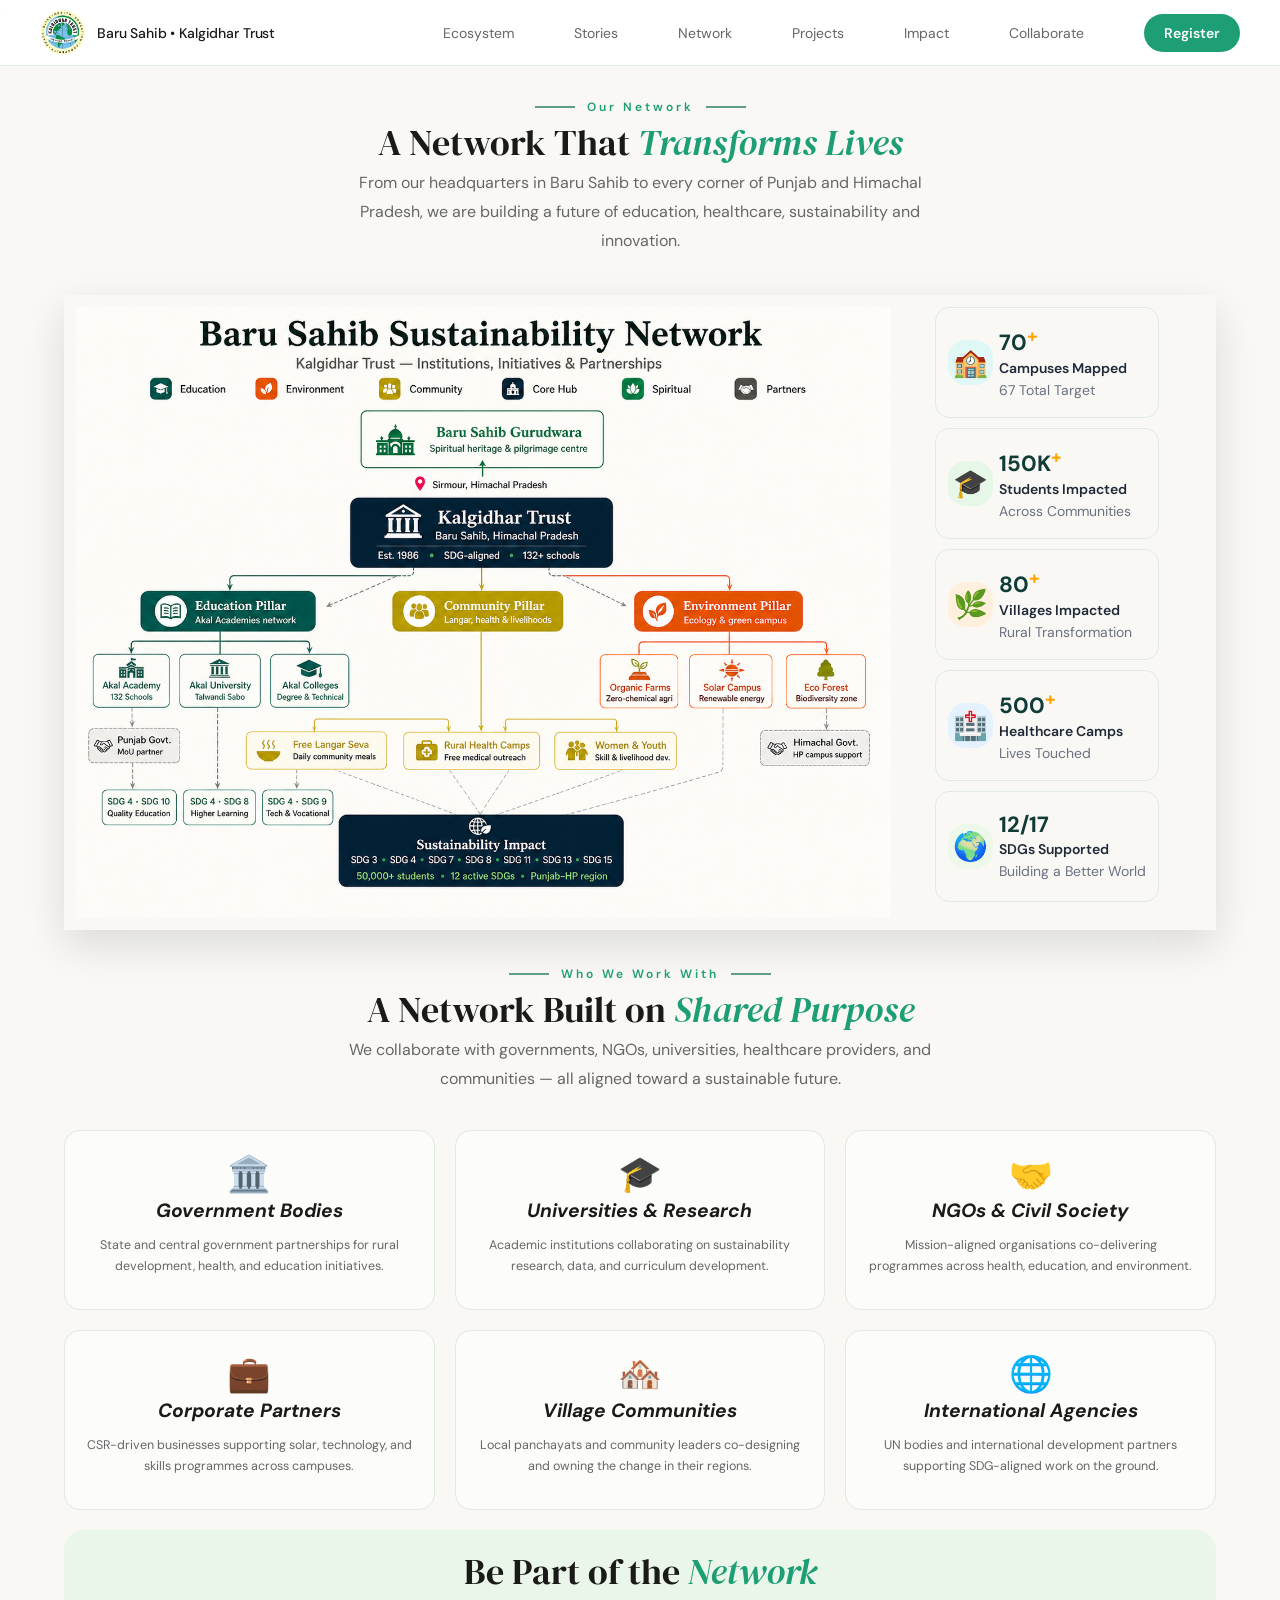
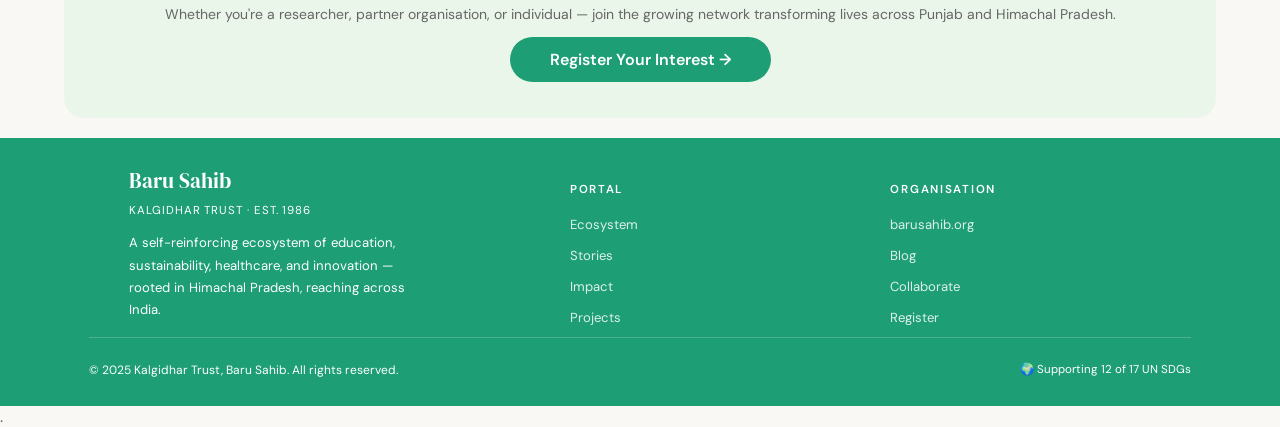
<file: Network/network.html>
=
<!DOCTYPE html>
<html lang="en">

<head>
    <meta charset="UTF-8">
    <meta name="viewport" content="width=device-width, initial-scale=1.0">
    <link rel="preconnect" href="https://fonts.googleapis.com">
    <link rel="preconnect" href="https://fonts.gstatic.com" crossorigin>
    <link
        href="https://fonts.googleapis.com/css2?family=DM+Sans:wght@400;500;600&family=DM+Serif+Display:ital@0;1&display=swap"
        rel="stylesheet">
    <title>Our Network</title>
    <link rel="icon" type="image/png" href="../images/logo.png">
    <link rel="stylesheet" href="../navbar.css">
    <link rel="stylesheet" href="./network.css">
    <link href="https://unpkg.com/aos@2.3.1/dist/aos.css" rel="stylesheet">
</head>

<body>
    <header>
        <nav>
            <div><a href="../index.html" class="logo">
                    <img src="../images/logo.png" alt="Baru Sahib Logo">
                    <h3>Baru Sahib • Kalgidhar Trust</h3>
                </a>
            </div>
            <ul class="nav-links" id="navLinks">
                <li><a href="../ecosystem/.html">Ecosystem</a></li>
                <li><a href="../stories/stories.html">Stories</a></li>
                <li><a href="./network.html">Network</a></li>
                <li><a href="../Projects/projects.html">Projects</a></li>
                <li><a href="../impact/impact.html">Impact</a></li>
                <li><a href="../collaborate/collaborate.html">Collaborate</a></li>
                <li><a href="../Registration/registration.html" class="btn-register">Register</a></li>
            </ul>
            <div class="menu-btn" id="menuBtn">☰</div>
        </nav>
    </header>

    <!-- Stories section -->
    <section class="section">
        <div class="container">
            <div class="section-title 2nd">
                <div class="section-eyebrow">
                    <span></span>
                    <p>Our Network</p>
                    <span></span>
                </div>
                <h1 class="section-heading">
                    A Network That<span>
                        Transforms Lives</span>
                </h1>
                <p class="section-subheading">
                    From our headquarters in Baru Sahib to every corner of Punjab and Himachal Pradesh, we are building
                    a future of education, healthcare, sustainability and innovation.
                </p>
            </div>
        </div>
    </section>

    <section class="container">
        <section class="network-body">
            <div class="network-content">
                <!-- Left Side -->
                <div class="network-section">
                    <img src="./network.png" alt="Baru Sahib Sustainability Network" class="network-diagram">
                </div>
            </div>
            <!-- Right Side -->
            <div class="stats-col">
                <div class="stat-card">
                    <div class="stat-icon ic-teal">🏫</div>
                    <div>
                        <div class="stat-num-lg">70<sup>+</sup></div>
                        <div class="stat-lbl">Campuses Mapped</div>
                        <div class="stat-sub-lbl">67 Total Target</div>
                    </div>
                </div>

                <div class="stat-card">
                    <div class="stat-icon ic-green">🎓</div>
                    <div>
                        <div class="stat-num-lg">150K<sup>+</sup></div>
                        <div class="stat-lbl">Students Impacted</div>
                        <div class="stat-sub-lbl">Across Communities</div>
                    </div>
                </div>

                <div class="stat-card">
                    <div class="stat-icon ic-orange">🌿</div>
                    <div>
                        <div class="stat-num-lg">80<sup>+</sup></div>
                        <div class="stat-lbl">Villages Impacted</div>
                        <div class="stat-sub-lbl">Rural Transformation</div>
                    </div>
                </div>

                <div class="stat-card">
                    <div class="stat-icon ic-blue">🏥</div>
                    <div>
                        <div class="stat-num-lg">500<sup>+</sup></div>
                        <div class="stat-lbl">Healthcare Camps</div>
                        <div class="stat-sub-lbl">Lives Touched</div>
                    </div>
                </div>

                <div class="stat-card">
                    <div class="stat-icon ic-sage">🌍</div>
                    <div>
                        <div class="stat-num-lg">12/17</div>
                        <div class="stat-lbl">SDGs Supported</div>
                        <div class="stat-sub-lbl">Building a Better World</div>
                    </div>
                </div>

            </div>

            </div>

        </section>
    </section>
    <section class="section1">
        <div class="container">
            <div class="section-title second">
                <div class="section-eyebrow">
                    <span></span>
                    <p>Who We Work With</p>
                    <span></span>
                </div>
                <h1 class="section-heading">
                    A Network Built on<span>
                        Shared Purpose</span>
                </h1>
                <p class="section-subheading">
                    We collaborate with governments, NGOs, universities, healthcare providers, and communities — all
                    aligned toward a sustainable future.
                </p>
            </div>

            <div class="partners-grid">
                <div class="partner-card">
                    <div class="partner-icon">🏛️</div>
                    <h4>Government Bodies</h4>
                    <p>State and central government partnerships for rural development, health, and education
                        initiatives.</p>
                </div>
                <div class="partner-card">
                    <div class="partner-icon">🎓</div>
                    <h4>Universities & Research</h4>
                    <p>Academic institutions collaborating on sustainability research, data, and curriculum
                        development.
                    </p>
                </div>
                <div class="partner-card">
                    <div class="partner-icon">🤝</div>
                    <h4>NGOs & Civil Society</h4>
                    <p>Mission-aligned organisations co-delivering programmes across health, education, and
                        environment.
                    </p>
                </div>
                <div class="partner-card">
                    <div class="partner-icon">💼</div>
                    <h4>Corporate Partners</h4>
                    <p>CSR-driven businesses supporting solar, technology, and skills programmes across campuses.
                    </p>
                </div>
                <div class="partner-card">
                    <div class="partner-icon">🏘️</div>
                    <h4>Village Communities</h4>
                    <p>Local panchayats and community leaders co-designing and owning the change in their regions.
                    </p>
                </div>
                <div class="partner-card">
                    <div class="partner-icon">🌐</div>
                    <h4>International Agencies</h4>
                    <p>UN bodies and international development partners supporting SDG-aligned work on the ground.
                    </p>
                </div>
            </div>
        </div>
    </section>
    <section class="section1">
        <div class="container background">
            <div class="section-title second">
                <h1 class="section-heading ">
                    Be Part of the<span>
                        Network</span>
                </h1>
                <p>Whether you're a researcher, partner organisation, or individual — join the growing network
                    transforming lives across Punjab and Himachal Pradesh.</p>
                <div class="explore-more">
                    <a href="../Registration/registration.html" class="btn-explore">
                        Register Your Interest →
                    </a>
                </div>
            </div>
        </div>
    </section>

    <footer class="site-footer">
        <div class="container">
            <div class="footer-content">
                <div>
                    <div class="footer-brand-name">Baru Sahib</div>
                    <div class="footer-brand-sub">Kalgidhar Trust · Est. 1986</div>
                    <p class="footer-brand-desc">A self-reinforcing ecosystem of education, sustainability,
                        healthcare, and innovation — rooted in Himachal Pradesh, reaching across India.</p>
                </div>
                <div class="footer-col">
                    <h4>Portal</h4>
                    <ul>
                        <li><a href="../ecosystem/ecosystem.html">Ecosystem</a></li>
                        <li><a href="../stories/stories.html">Stories</a></li>
                        <li><a href="../impact/impact.html">Impact</a></li>
                        <li><a href="../Projects/projects.html">Projects</a></li>
                    </ul>
                </div>
                <div class="footer-col">
                    <h4>Organisation</h4>
                    <ul>
                        <li><a href="https://barusahib.org" target="_blank">barusahib.org</a></li>
                        <li><a href="https://blog.barusahib.org" target="_blank">Blog</a></li>
                        <li><a href="../collaborate/collaborate.html">Collaborate</a></li>
                        <li><a href="../Registration/registration.html">Register</a></li>
                    </ul>
                </div>
            </div>
            <div class="footer-bottom">
                <span>© 2025 Kalgidhar Trust, Baru Sahib. All rights reserved.</span>
                <div class="footer-sdg-badge">🌍 Supporting 12 of 17 UN SDGs</div>
            </div>
        </div>
    </footer>.
    <script src="../js/script.js"></script>
</body>

</html>
</file>
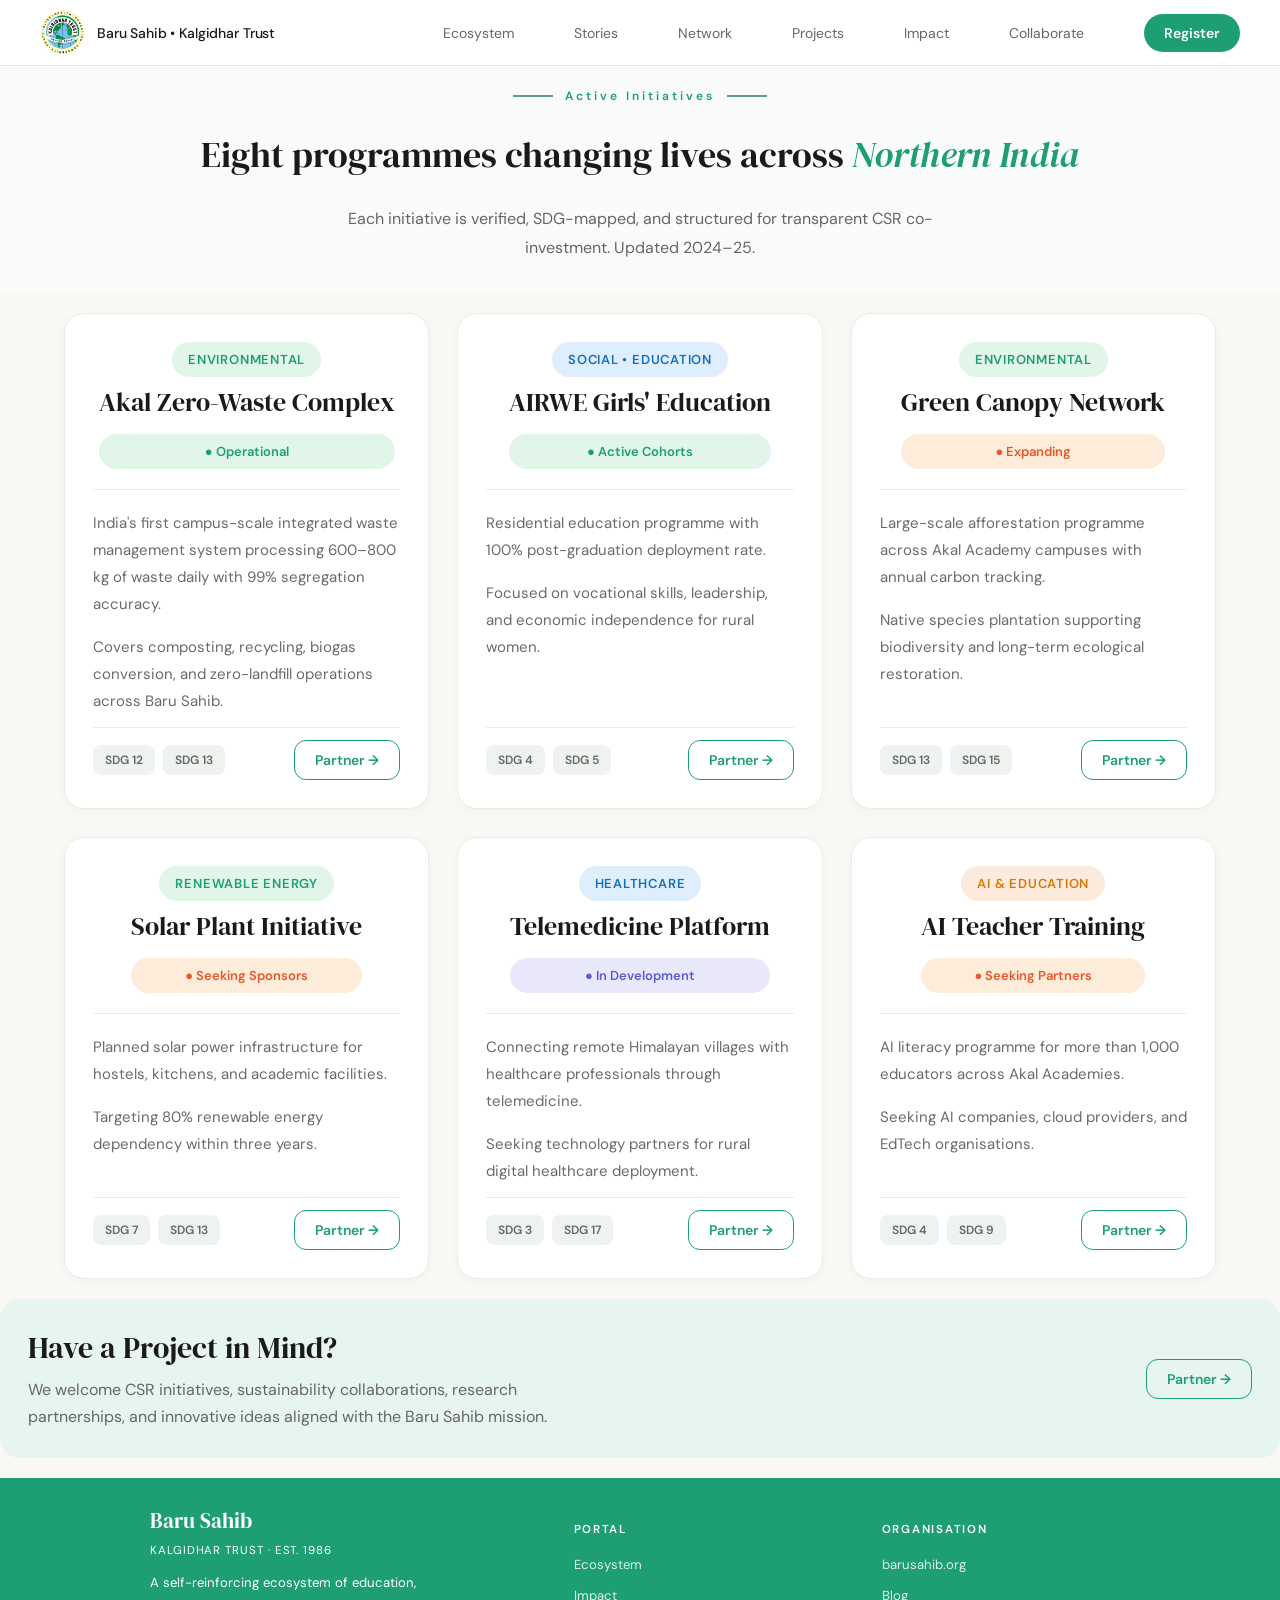
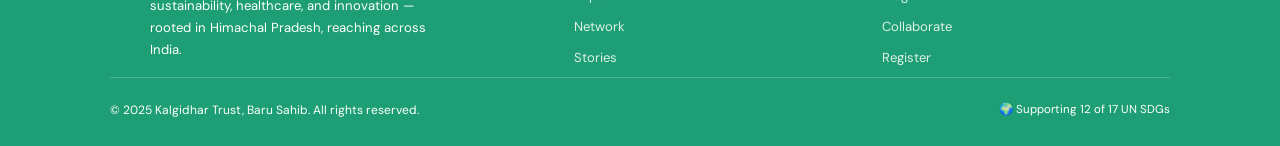
<file: Projects/projects.html>
<!DOCTYPE html>
<html lang="en">

<head>
    <meta charset="UTF-8">
    <meta name="viewport" content="width=device-width, initial-scale=1.0">
    <link rel="preconnect" href="https://fonts.googleapis.com">
    <link rel="preconnect" href="https://fonts.gstatic.com" crossorigin>
    <link
        href="https://fonts.googleapis.com/css2?family=DM+Sans:wght@400;500;600&family=DM+Serif+Display:ital@0;1&display=swap"
        rel="stylesheet">
    <title>Projects</title>
    <link rel="icon" type="image/png" href="../images/logo.png">
    <link rel="stylesheet" href="../navbar.css">
    <link rel="stylesheet" href="./projects.css">
    <!-- <link href="https://unpkg.com/aos@2.3.1/dist/aos.css" rel="stylesheet"> -->
</head>

<body>
    <header>
        <nav>
            <div><a href="../index.html" class="logo">
                    <img src="../images/logo.png" alt="Baru Sahib Logo">
                    <h3>Baru Sahib • Kalgidhar Trust</h3>
                </a>
            </div>
            <ul class="nav-links" id="navLinks">
                <li><a href="../ecosystem/
                     .html">Ecosystem</a></li>
                <li><a href="../stories/stories.html">Stories</a></li>
                <li><a href="../Network/network.html">Network</a></li>
                <li><a href="./projects.html">Projects</a></li>
                <li><a href="../impact/impact.html">Impact</a></li>
                <li><a href="../collaborate/collaborate.html">Collaborate</a></li>
                <li><a href="../Registration/registration.html" class="btn-register">Register</a></li>
            </ul>
            <div class="menu-btn" id="menuBtn">☰</div>
        </nav>
    </header>

    <!-- Stories section -->
    <section class="section">
        <div class="container">
            <div class="section-title">
                <div class="section-eyebrow">
                    <span></span>
                    <p>Active Initiatives</p>
                    <span></span>
                </div>
                <h1 class="section-heading">
                    Eight programmes changing lives
                    across<span> Northern India</span>
                </h1>
                <p class="section-subheading">
                    Each initiative is verified, SDG-mapped, and structured for transparent CSR co-investment. Updated
                    2024–25. </p>
            </div>
        </div>
    </section>

    <section class="projects-section">
        <div class="section-inner">
            <div class="projects-grid">
                <!-- Project 1 -->
                <div class="project-full-card">
                    <div class="project-card-header">
                        <div class="project-title">
                            <span class="project-tag environmental">
                                Environmental
                            </span>
                            <h3>Akal Zero-Waste Complex</h3>
                        </div>
                        <span class="status operational">
                            ● Operational
                        </span>
                    </div>
                    <div class="project-card-body">
                        <p>
                            India's first campus-scale integrated waste management
                            system processing 600–800 kg of waste daily with
                            99% segregation accuracy.
                        </p>
                        <p>
                            Covers composting, recycling, biogas conversion,
                            and zero-landfill operations across Baru Sahib.
                        </p>
                    </div>
                    <div class="project-card-footer">

                        <div class="sdg-tags">
                            <span>SDG 12</span>
                            <span>SDG 13</span>
                        </div>
                        <a href="../collaborate/collaborate.html" class="btn btn-outline">
                            Partner →
                        </a>

                    </div>

                </div>
                <!-- Project 2 -->

                <div class="project-full-card">

                    <div class="project-card-header">

                        <div class="project-title">

                            <span class="project-tag social">
                                Social • Education
                            </span>

                            <h3>AIRWE Girls' Education</h3>

                        </div>

                        <span class="status active">
                            ● Active Cohorts
                        </span>

                    </div>

                    <div class="project-card-body">

                        <p>
                            Residential education programme with
                            100% post-graduation deployment rate.
                        </p>

                        <p>
                            Focused on vocational skills,
                            leadership, and economic independence
                            for rural women.
                        </p>

                    </div>

                    <div class="project-card-footer">

                        <div class="sdg-tags">
                            <span>SDG 4</span>
                            <span>SDG 5</span>
                        </div>

                        <a href="../collaborate/collaborate.html" class="btn btn-outline">
                            Partner →
                        </a>

                    </div>

                </div>

                <!-- Project 3 -->

                <div class="project-full-card">

                    <div class="project-card-header">

                        <div class="project-title">

                            <span class="project-tag environmental">
                                Environmental
                            </span>

                            <h3>Green Canopy Network</h3>

                        </div>

                        <span class="status expanding">
                            ● Expanding
                        </span>

                    </div>

                    <div class="project-card-body">

                        <p>
                            Large-scale afforestation programme across
                            Akal Academy campuses with annual carbon tracking.
                        </p>

                        <p>
                            Native species plantation supporting biodiversity
                            and long-term ecological restoration.
                        </p>

                    </div>

                    <div class="project-card-footer">

                        <div class="sdg-tags">
                            <span>SDG 13</span>
                            <span>SDG 15</span>
                        </div>
                        <a href="../collaborate/collaborate.html" class="btn btn-outline">
                            Partner →
                        </a>

                    </div>

                </div>

                <!-- Project 4 -->

                <div class="project-full-card">

                    <div class="project-card-header">

                        <div class="project-title">

                            <span class="project-tag environmental">
                                Renewable Energy
                            </span>

                            <h3>Solar Plant Initiative</h3>

                        </div>

                        <span class="status seeking">
                            ● Seeking Sponsors
                        </span>

                    </div>

                    <div class="project-card-body">

                        <p>
                            Planned solar power infrastructure for hostels,
                            kitchens, and academic facilities.
                        </p>

                        <p>
                            Targeting 80% renewable energy dependency
                            within three years.
                        </p>

                    </div>

                    <div class="project-card-footer">

                        <div class="sdg-tags">
                            <span>SDG 7</span>
                            <span>SDG 13</span>
                        </div>

                        <a href="../collaborate/collaborate.html" class="btn btn-outline">
                            Partner →
                        </a>

                    </div>

                </div>

                <!-- Project 5 -->

                <div class="project-full-card">

                    <div class="project-card-header">

                        <div class="project-title">

                            <span class="project-tag healthcare">
                                Healthcare
                            </span>

                            <h3>Telemedicine Platform</h3>

                        </div>

                        <span class="status development">
                            ● In Development
                        </span>

                    </div>

                    <div class="project-card-body">

                        <p>
                            Connecting remote Himalayan villages
                            with healthcare professionals
                            through telemedicine.
                        </p>

                        <p>
                            Seeking technology partners for
                            rural digital healthcare deployment.
                        </p>

                    </div>

                    <div class="project-card-footer">

                        <div class="sdg-tags">
                            <span>SDG 3</span>
                            <span>SDG 17</span>
                        </div>
                        <a href="../collaborate/collaborate.html" class="btn btn-outline">
                            Partner →
                        </a>

                    </div>
                </div>

                <!-- Project 6 -->

                <div class="project-full-card">

                    <div class="project-card-header">

                        <div class="project-title">

                            <span class="project-tag governance">
                                AI & Education
                            </span>

                            <h3>AI Teacher Training</h3>

                        </div>

                        <span class="status seeking">
                            ● Seeking Partners
                        </span>

                    </div>

                    <div class="project-card-body">

                        <p>
                            AI literacy programme for
                            more than 1,000 educators
                            across Akal Academies.
                        </p>

                        <p>
                            Seeking AI companies,
                            cloud providers,
                            and EdTech organisations.
                        </p>

                    </div>

                    <div class="project-card-footer">

                        <div class="sdg-tags">
                            <span>SDG 4</span>
                            <span>SDG 9</span>
                        </div>
                        <a href="../collaborate/collaborate.html" class="btn btn-outline">
                            Partner →
                        </a>
                    </div>
                </div>
            </div>
    </section>

    <!-- CTA -->

    <div class="projects-cta">
        <div class="cta-content">
            <h2>Have a Project in Mind?</h2>
            <p>
                We welcome CSR initiatives,
                sustainability collaborations,
                research partnerships,
                and innovative ideas aligned
                with the Baru Sahib mission.
            </p>
        </div>
        <a href="../Registration/registration.html" class="btn btn-outline">
            Partner →
        </a>

    </div>

    </div>

    </section>

    <footer class="site-footer">
        <div class="container">
            <div class="footer-content">
                <div>
                    <div class="footer-brand-name">Baru Sahib</div>
                    <div class="footer-brand-sub">Kalgidhar Trust · Est. 1986</div>
                    <p class="footer-brand-desc">A self-reinforcing ecosystem of education, sustainability,
                        healthcare, and innovation — rooted in Himachal Pradesh, reaching across India.</p>
                </div>
                <div class="footer-col">
                    <h4>Portal</h4>
                    <ul>
                        <li><a href="../ecosystem/ecosystem.html">Ecosystem</a></li>
                        <li><a href="../impact/impact.html">Impact</a></li>
                        <li><a href="../network/network.html">Network</a></li>
                        <li><a href="../stories/stories.html">Stories</a></li>
                    </ul>
                </div>
                <div class="footer-col">
                    <h4>Organisation</h4>
                    <ul>
                        <li><a href="https://barusahib.org" target="_blank">barusahib.org</a></li>
                        <li><a href="https://blog.barusahib.org" target="_blank">Blog</a></li>
                        <li><a href="../collaborate/collaborate.html">Collaborate</a></li>
                        <li><a href="../Registration/registration.html">Register</a></li>
                    </ul>
                </div>
            </div>
            <div class="footer-bottom">
                <span>© 2025 Kalgidhar Trust, Baru Sahib. All rights reserved.</span>
                <div class="footer-sdg-badge">🌍 Supporting 12 of 17 UN SDGs</div>
            </div>
        </div>
    </footer>

    <script src="../js/script.js"></script>
</body>

</html>
</file>
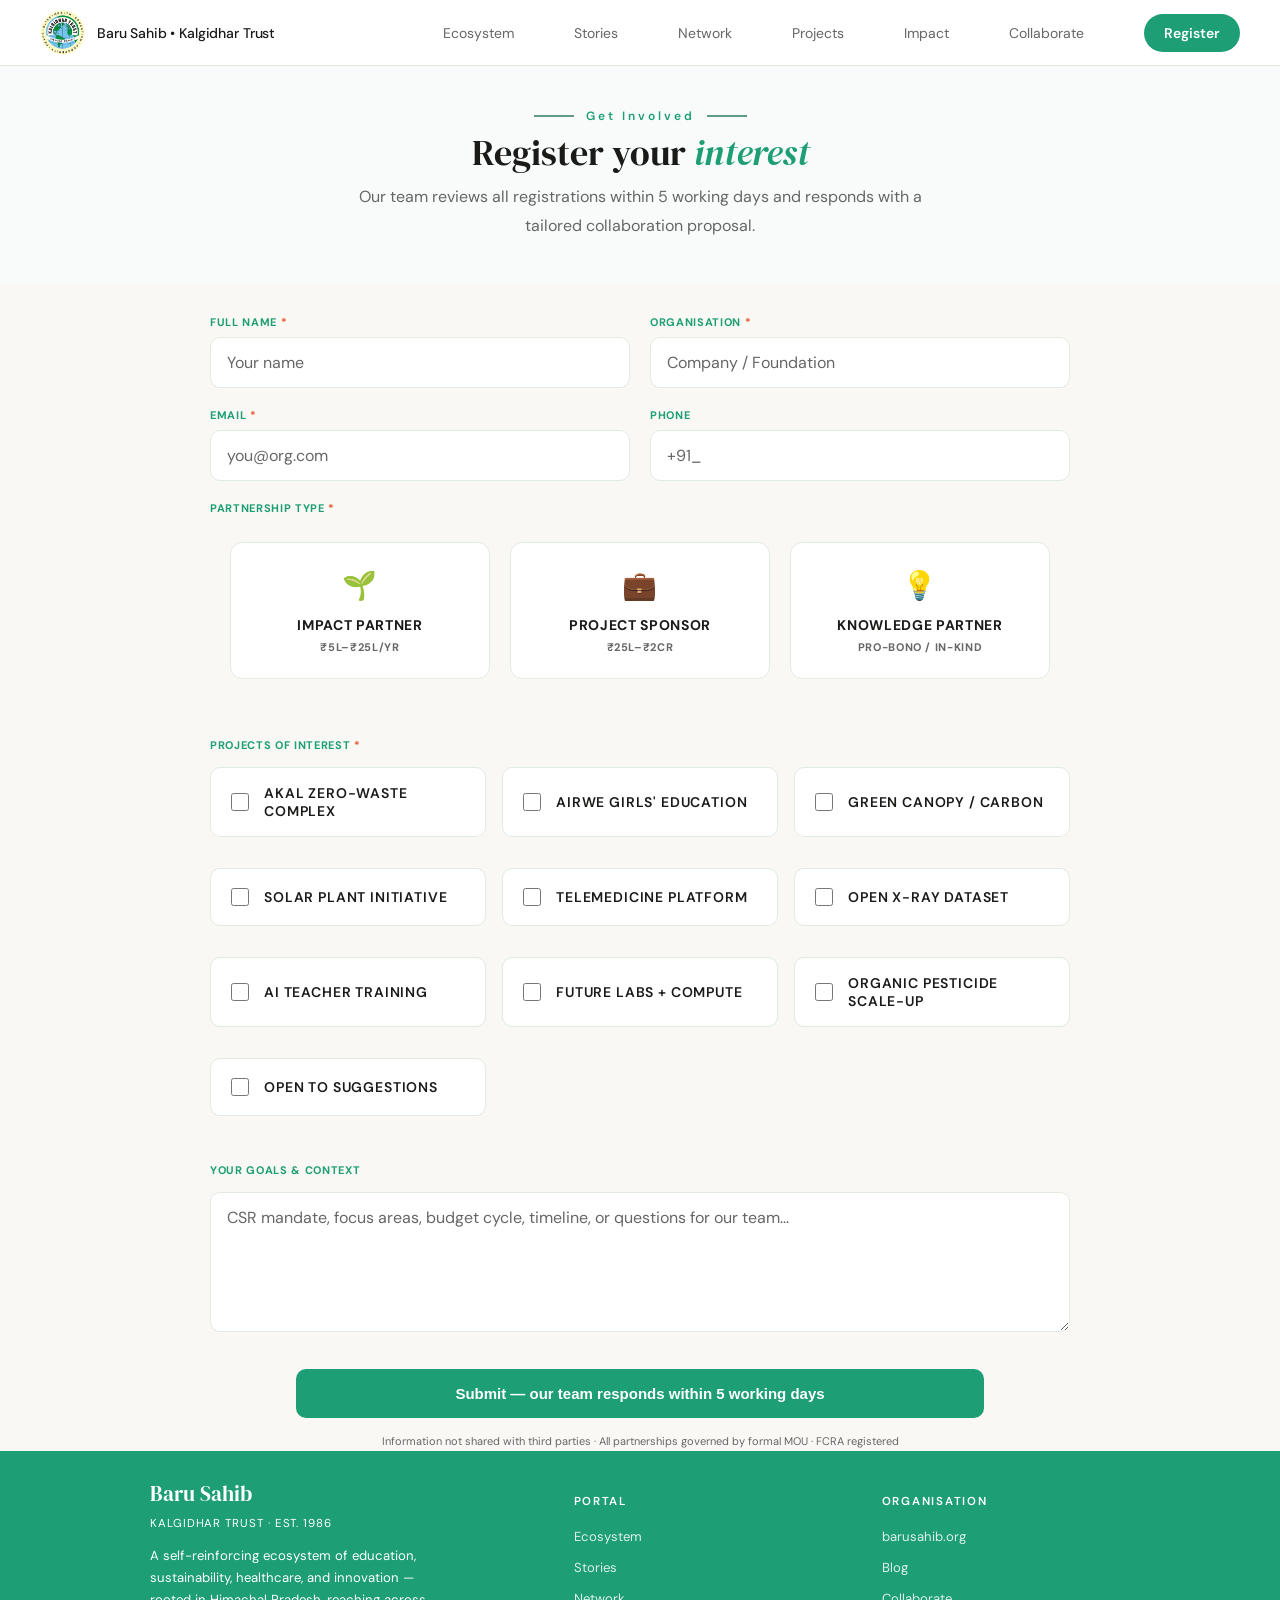
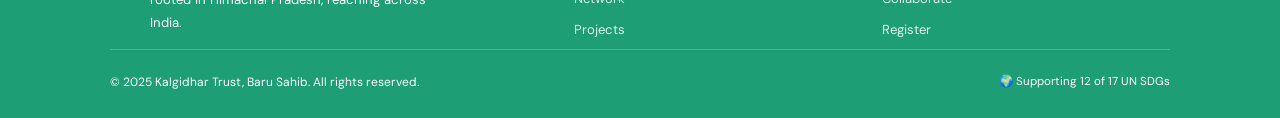
<file: Registration/registration.html>
<!DOCTYPE html>
<html lang="en">

<head>
  <meta charset="UTF-8">
  <meta name="viewport" content="width=device-width, initial-scale=1.0">
  <link rel="preconnect" href="https://fonts.googleapis.com">
  <link rel="preconnect" href="https://fonts.gstatic.com" crossorigin>
  <link
    href="https://fonts.googleapis.com/css2?family=DM+Sans:wght@400;500;600&family=DM+Serif+Display:ital@0;1&display=swap"
    rel="stylesheet">
  <title>Register</title>
  <link rel="icon" type="image/png" href="../images/logo.png">
  <link rel="stylesheet" href="../navbar.css">
  <link rel="stylesheet" href="./registration.css">
  <!-- <link href="https://unpkg.com/aos@2.3.1/dist/aos.css" rel="stylesheet"> -->
</head>

<body>
  <header>
    <nav>
      <div><a href="../index.html" class="logo">
          <img src="../images/logo.png" alt="Baru Sahib Logo">
          <h3>Baru Sahib • Kalgidhar Trust</h3>
        </a>
      </div>
      <ul class="nav-links" id="navLinks">
        <li><a href="../ecosystem/ecosystem.html">Ecosystem</a></li>
        <li><a href="../stories/stories.html">Stories</a></li>
        <li><a href="../Network/network.html">Network</a></li>
        <li><a href="../Projects/projects.html">Projects</a></li>
        <li><a href="../impact/impact.html">Impact</a></li>
        <li><a href="../collaborate/collaborate.html">Collaborate</a></li>
        <li><a href="./registration.html" class="btn-register">Register</a></li>
      </ul>
      <div class="menu-btn" id="menuBtn">☰</div>
    </nav>
  </header>

  <!-- Stories section -->
  <section class="section">
    <div class="container">
      <div class="section-title">
        <div class="section-eyebrow">
          <span></span>
          <p>Get Involved</p>
          <span></span>
        </div>
        <h1 class="section-heading">
          Register your<span> interest</span>
        </h1>
        <p class="section-subheading">
          Our team reviews all registrations within 5 working days and responds with a tailored collaboration
          proposal.</p>
      </div>
    </div>
  </section>

  <div class="form-wrap">
    <form id="partnershipForm">
      <div class="row">
        <div class="field">
          <label>Full Name <span class="required">*</span></label>
          <input type="text" id="fullName" placeholder="Your name" required>
        </div>
        <div class="field">
          <label>Organisation <span class="required">*</span></label>
          <input type="text" id="organisation" placeholder="Company / Foundation" required>
        </div>
      </div>

      <div class="row">
        <div class="field">
          <label>Email <span class="required">*</span></label>
          <input type="email" id="email" placeholder="you@org.com" required>
        </div>
        <div class="field">
          <label>Phone</label>
          <input type="tel" id="phone" placeholder="+91_">
        </div>
      </div>

      <section>
        <label>Partnership Type <span class="required">*</span></label>

        <div class="type-options">

          <label class="type-card">
            <input type="radio" name="partnerType" value="Impact Partner" class="partner-radio" required>
            <div class="type-icon">🌱</div>
            <div class="type-title">Impact Partner</div>
            <div class="type-sub">₹5L–₹25L/yr</div>
          </label>

          <label class="type-card">
            <input type="radio" name="partnerType" value="Project Sponsor" class="partner-radio" required>
            <div class="type-icon">💼</div>
            <div class="type-title">Project Sponsor</div>
            <div class="type-sub">₹25L–₹2Cr</div>
          </label>

          <label class="type-card">
            <input type="radio" name="partnerType" value="Knowledge Partner" class="partner-radio" required>
            <div class="type-icon">💡</div>
            <div class="type-title">Knowledge Partner</div>
            <div class="type-sub">Pro-bono / In-kind</div>
          </label>

        </div>
      </section>

      <section>
        <label>Projects of Interest <span class="required">*</span></label>

        <div class="checkbox-grid">

          <label class="checkbox-option">
            <input type="checkbox" name="projects" value="AKAL ZERO-WASTE COMPLEX">
            AKAL ZERO-WASTE COMPLEX
          </label>

          <label class="checkbox-option">
            <input type="checkbox" name="projects" value="AIRWE GIRLS' EDUCATION">
            AIRWE GIRLS' EDUCATION
          </label>

          <label class="checkbox-option">
            <input type="checkbox" name="projects" value="GREEN CANOPY / CARBON">
            GREEN CANOPY / CARBON
          </label>

          <label class="checkbox-option">
            <input type="checkbox" name="projects" value="SOLAR PLANT INITIATIVE">
            SOLAR PLANT INITIATIVE
          </label>

          <label class="checkbox-option">
            <input type="checkbox" name="projects" value="TELEMEDICINE PLATFORM">
            TELEMEDICINE PLATFORM
          </label>

          <label class="checkbox-option">
            <input type="checkbox" name="projects" value="OPEN X-RAY DATASET">
            OPEN X-RAY DATASET
          </label>

          <label class="checkbox-option">
            <input type="checkbox" name="projects" value="AI TEACHER TRAINING">
            AI TEACHER TRAINING
          </label>

          <label class="checkbox-option">
            <input type="checkbox" name="projects" value="FUTURE LABS + COMPUTE">
            FUTURE LABS + COMPUTE
          </label>

          <label class="checkbox-option">
            <input type="checkbox" name="projects" value="ORGANIC PESTICIDE SCALE-UP">
            ORGANIC PESTICIDE SCALE-UP
          </label>
          <label class="checkbox-option">
            <input type="checkbox" name="projects" value="OPEN TO SUGGESTIONS">
            OPEN TO SUGGESTIONS
          </label>

        </div>
      </section>

      <section>
        <label>Your Goals &amp; Context</label>
        <textarea id="goals"
          placeholder="CSR mandate, focus areas, budget cycle, timeline, or questions for our team...">
</textarea>
      </section>

      <button type="submit" class="submit-btn">Submit — our team responds within 5 working days</button>
      <div class="footnote">
        Information not shared with third parties · All partnerships governed by formal MOU · FCRA registered
      </div>
    </form>
  </div>


  <footer class="site-footer">
    <div class="container">
      <div class="footer-content">
        <div>
          <div class="footer-brand-name">Baru Sahib</div>
          <div class="footer-brand-sub">Kalgidhar Trust · Est. 1986</div>
          <p class="footer-brand-desc">A self-reinforcing ecosystem of education, sustainability,
            healthcare, and innovation — rooted in Himachal Pradesh, reaching across India.</p>
        </div>
        <div class="footer-col">
          <h4>Portal</h4>
          <ul>
            <li><a href="../ecosystem/ecosystem.html">Ecosystem</a></li>
            <li><a href="../stories/stories.html">Stories</a></li>
            <li><a href="../Network/network.html">Network</a></li>
            <li><a href="../Projects/projects.html">Projects</a></li>
          </ul>
        </div>
        <div class="footer-col">
          <h4>Organisation</h4>
          <ul>
            <li><a href="https://barusahib.org" target="_blank">barusahib.org</a></li>
            <li><a href="https://blog.barusahib.org" target="_blank">Blog</a></li>
            <li><a href="../collaborate/collaborate.html">Collaborate</a></li>
            <li><a href="./registration.html">Register</a></li>
          </ul>
        </div>
      </div>
      <div class="footer-bottom">
        <span>© 2025 Kalgidhar Trust, Baru Sahib. All rights reserved.</span>
        <div class="footer-sdg-badge">🌍 Supporting 12 of 17 UN SDGs</div>
      </div>
    </div>
  </footer>
  <script src="../js/script.js"></script>
</body>
</html>
</file>
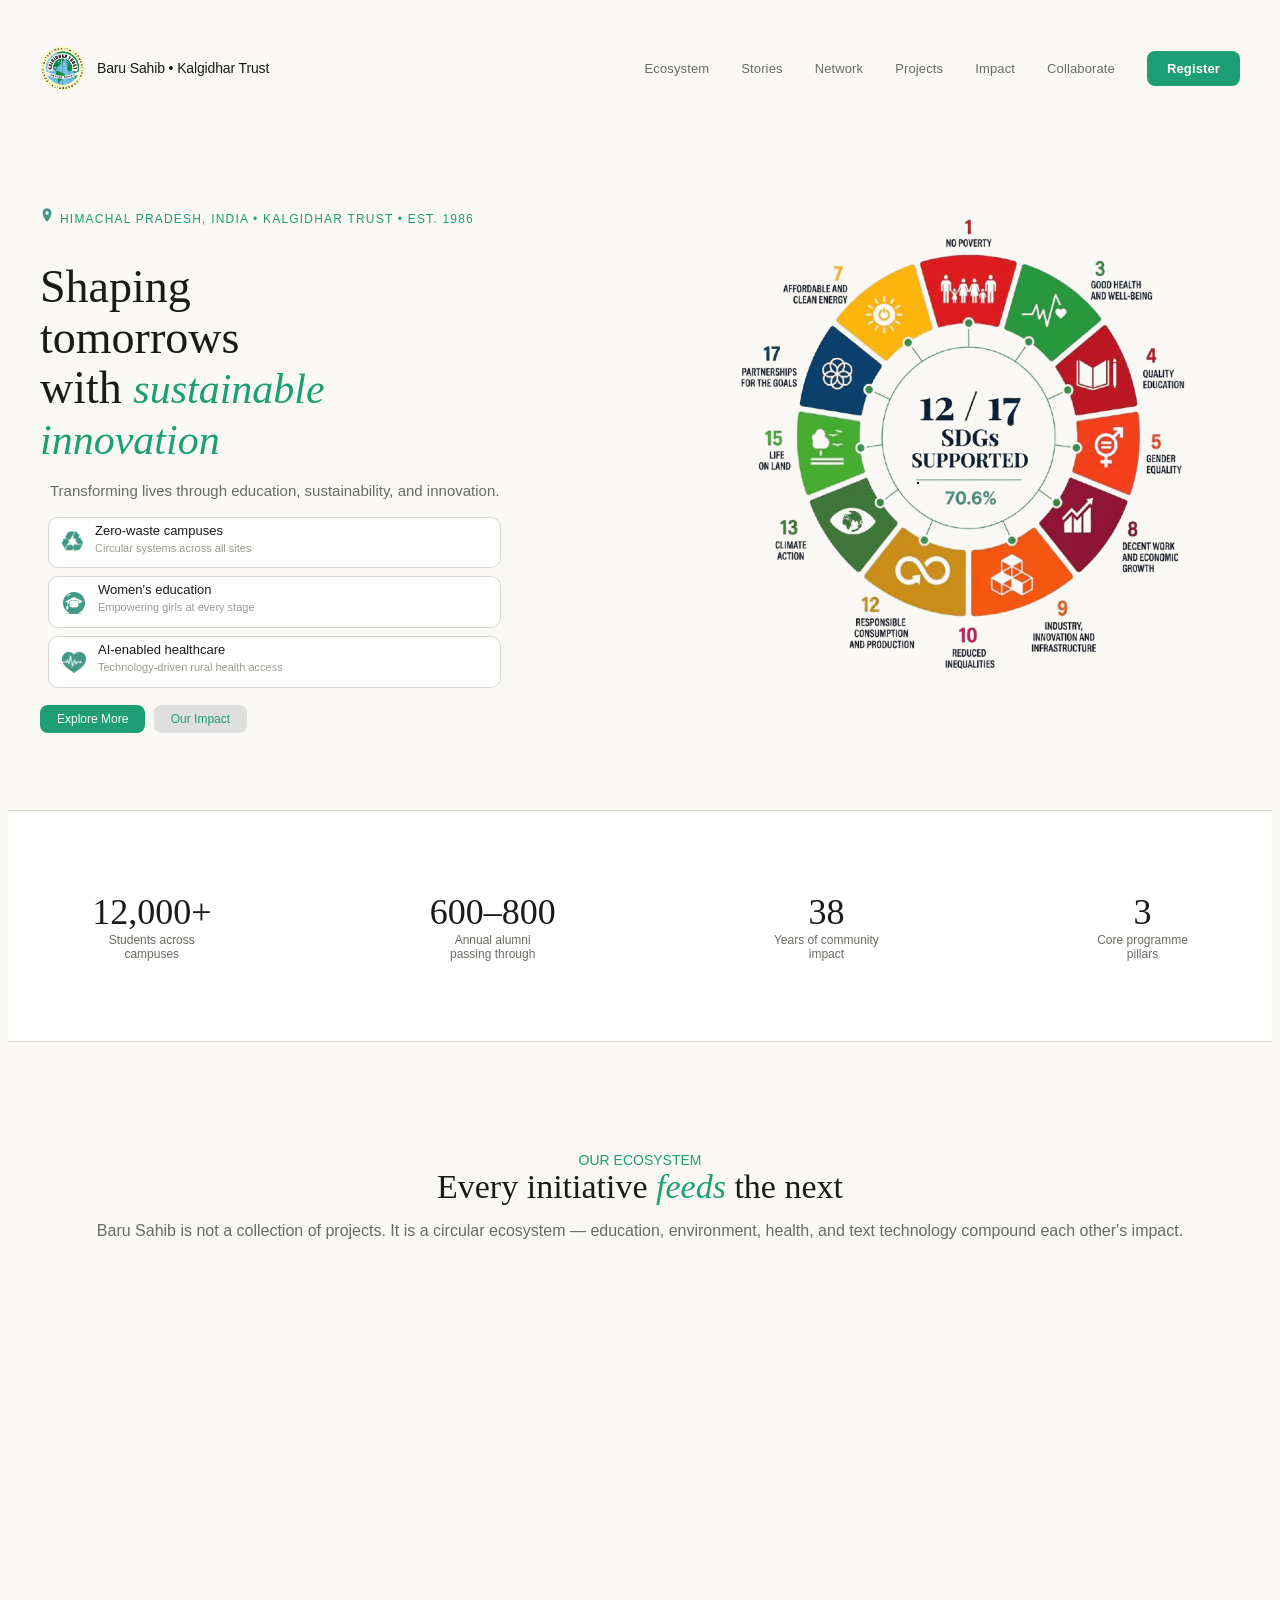
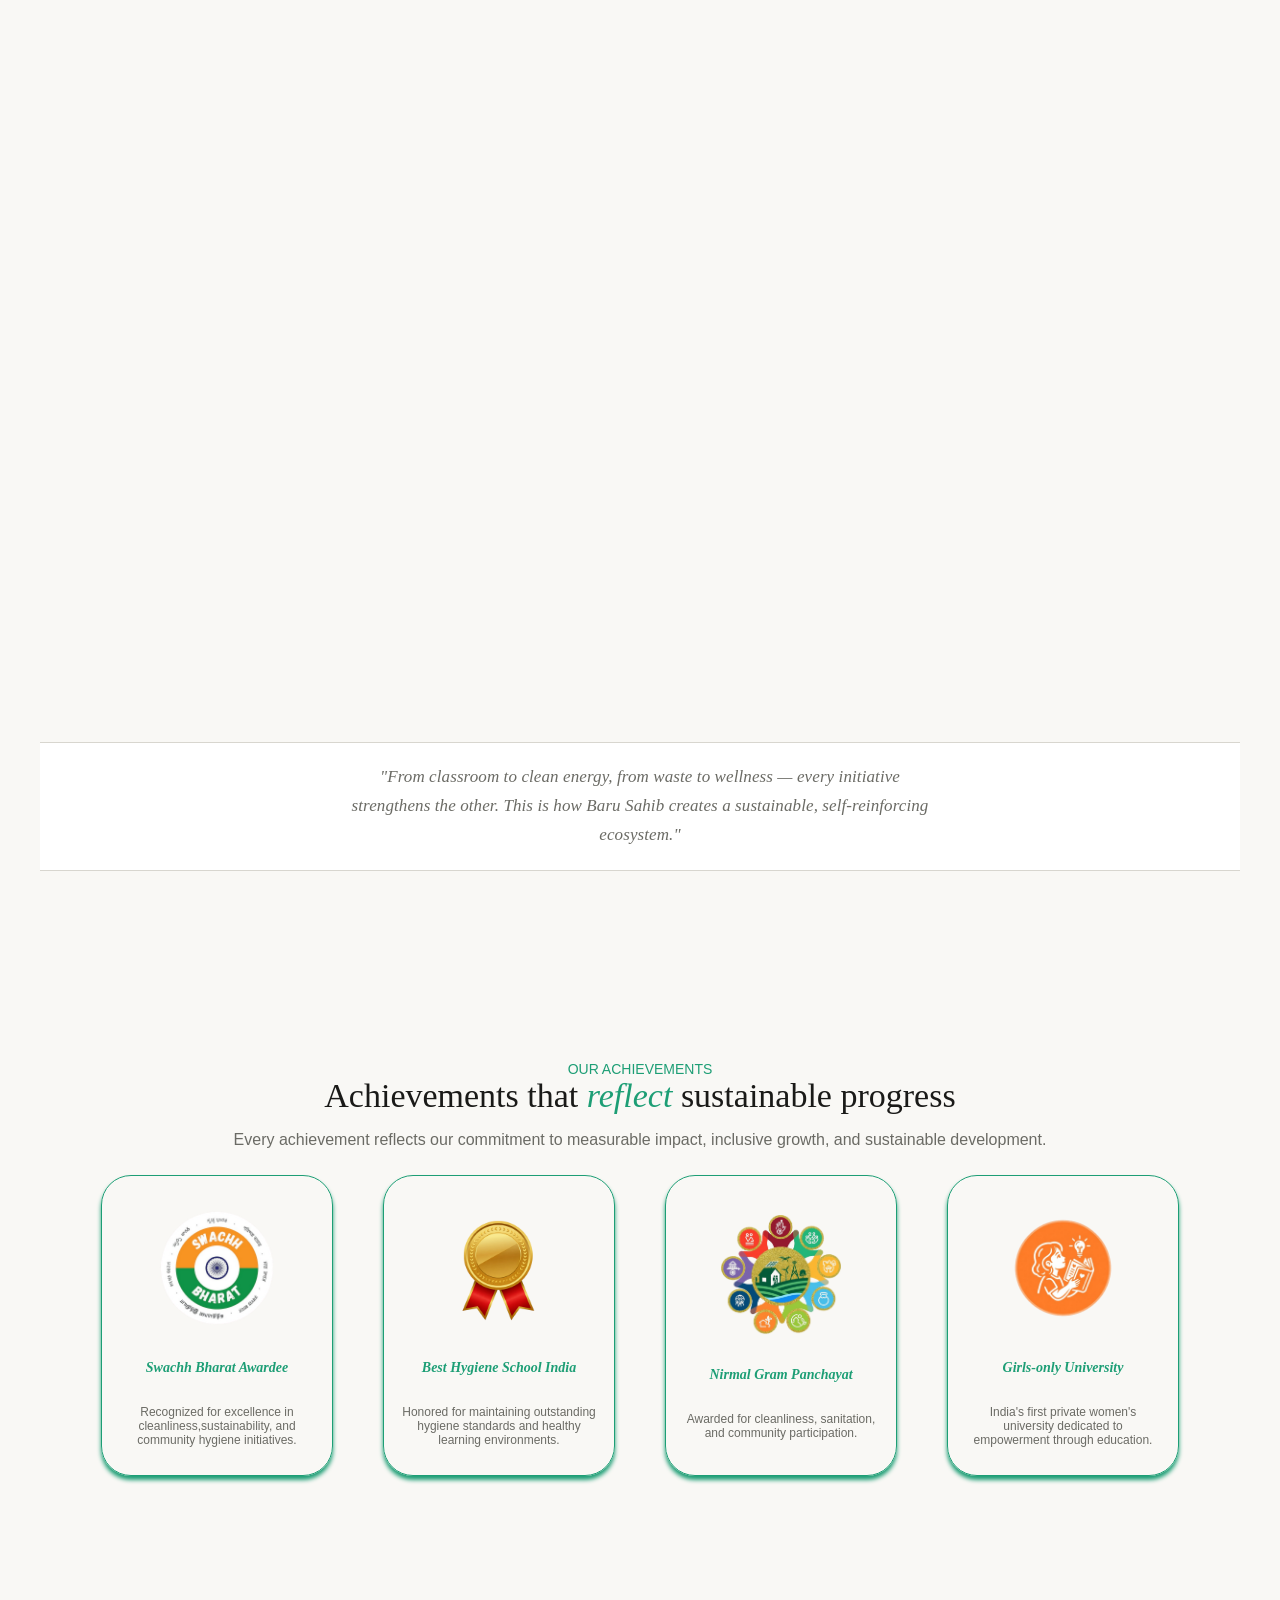
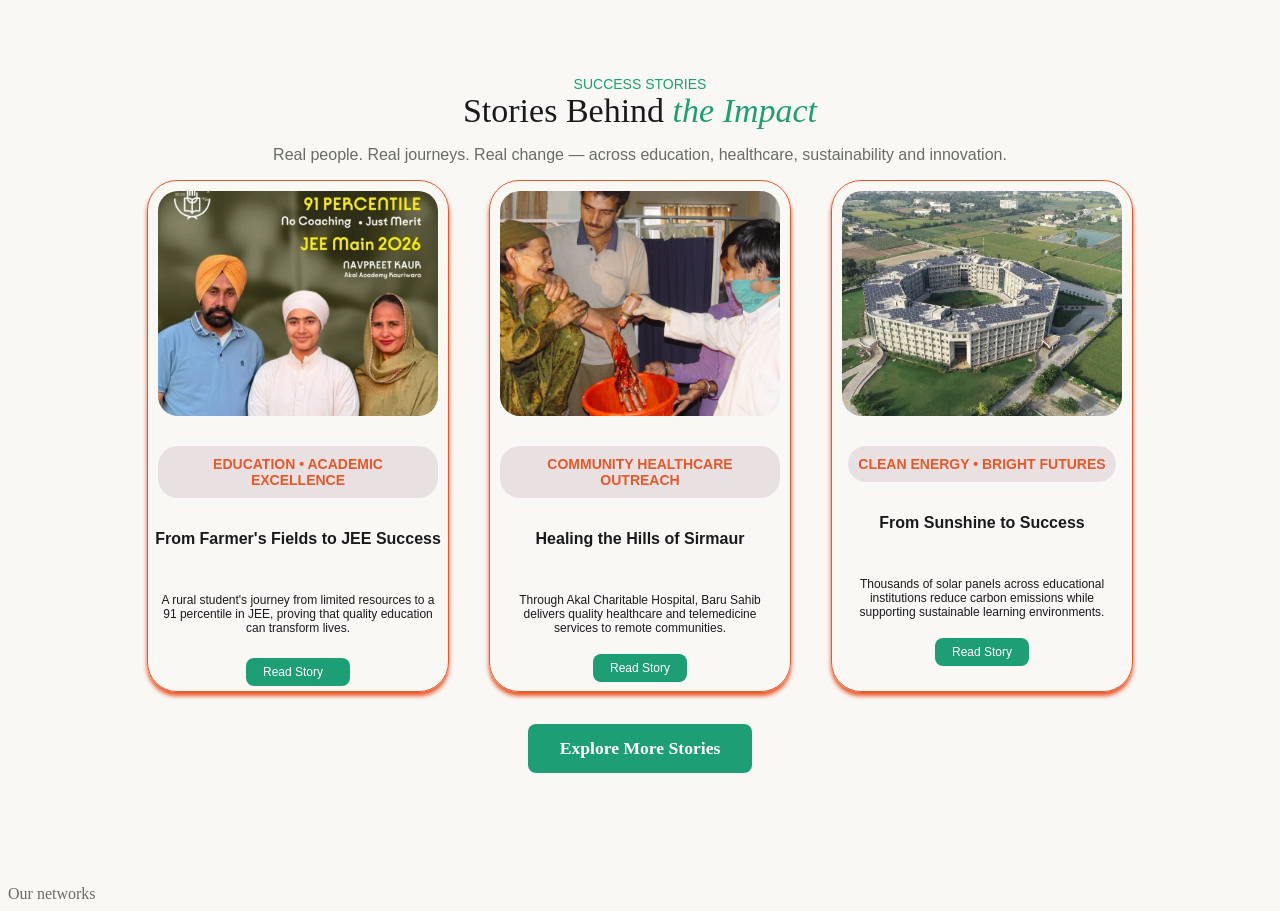
<file: ecosystem/images/Baru Sahib.html>
<!DOCTYPE html>
<!-- saved from url=(0032)http://127.0.0.1:5500/index.html -->
<html lang="en"><plasmo-csui id="plasmo-inspector"><template shadowrootmode="open"><style>@import "https://fonts.googleapis.com/css2?family=Inter:wght@300;400;500&display=swap";@import "https://fonts.googleapis.com/css2?family=Roboto:wght@300;400;500&display=swap";@import "https://fonts.googleapis.com/css2?family=Inter:wght@100..900&family=Roboto+Mono:ital,wght@0,100..700;1,100..700&display=swap";*,:before,:after,::backdrop{--tw-border-spacing-x:0;--tw-border-spacing-y:0;--tw-translate-x:0;--tw-translate-y:0;--tw-rotate:0;--tw-skew-x:0;--tw-skew-y:0;--tw-scale-x:1;--tw-scale-y:1;--tw-pan-x: ;--tw-pan-y: ;--tw-pinch-zoom: ;--tw-scroll-snap-strictness:proximity;--tw-gradient-from-position: ;--tw-gradient-via-position: ;--tw-gradient-to-position: ;--tw-ordinal: ;--tw-slashed-zero: ;--tw-numeric-figure: ;--tw-numeric-spacing: ;--tw-numeric-fraction: ;--tw-ring-inset: ;--tw-ring-offset-width:0px;--tw-ring-offset-color:#fff;--tw-ring-color:#3b82f680;--tw-ring-offset-shadow:0 0 #0000;--tw-ring-shadow:0 0 #0000;--tw-shadow:0 0 #0000;--tw-shadow-colored:0 0 #0000;--tw-blur: ;--tw-brightness: ;--tw-contrast: ;--tw-grayscale: ;--tw-hue-rotate: ;--tw-invert: ;--tw-saturate: ;--tw-sepia: ;--tw-drop-shadow: ;--tw-backdrop-blur: ;--tw-backdrop-brightness: ;--tw-backdrop-contrast: ;--tw-backdrop-grayscale: ;--tw-backdrop-hue-rotate: ;--tw-backdrop-invert: ;--tw-backdrop-opacity: ;--tw-backdrop-saturate: ;--tw-backdrop-sepia: ;--tw-contain-size: ;--tw-contain-layout: ;--tw-contain-paint: ;--tw-contain-style: }*,:before,:after{box-sizing:border-box;border:0 solid #e5e7eb}:before,:after{--tw-content:""}html,:host{-webkit-text-size-adjust:100%;tab-size:4;font-feature-settings:normal;font-variation-settings:normal;-webkit-tap-highlight-color:transparent;font-family:ui-sans-serif,system-ui,sans-serif,Apple Color Emoji,Segoe UI Emoji,Segoe UI Symbol,Noto Color Emoji;line-height:1.5}body{line-height:inherit;margin:0}hr{height:0;color:inherit;border-top-width:1px}abbr:where([title]){text-decoration:underline dotted}h1,h2,h3,h4,h5,h6{font-size:inherit;font-weight:inherit}a{color:inherit;text-decoration:inherit}b,strong{font-weight:bolder}code,kbd,samp,pre{font-feature-settings:normal;font-variation-settings:normal;font-family:ui-monospace,SFMono-Regular,Menlo,Monaco,Consolas,Liberation Mono,Courier New,monospace;font-size:1em}small{font-size:80%}sub,sup{vertical-align:baseline;font-size:75%;line-height:0;position:relative}sub{bottom:-.25em}sup{top:-.5em}table{text-indent:0;border-color:inherit;border-collapse:collapse}button,input,optgroup,select,textarea{font-feature-settings:inherit;font-variation-settings:inherit;font-family:inherit;font-size:100%;font-weight:inherit;line-height:inherit;letter-spacing:inherit;color:inherit;margin:0;padding:0}button,select{text-transform:none}button,input:where([type=button]),input:where([type=reset]),input:where([type=submit]){-webkit-appearance:button;background-color:#0000;background-image:none}:-moz-focusring{outline:auto}:-moz-ui-invalid{box-shadow:none}progress{vertical-align:baseline}::-webkit-inner-spin-button{height:auto}::-webkit-outer-spin-button{height:auto}[type=search]{-webkit-appearance:textfield;outline-offset:-2px}::-webkit-search-decoration{-webkit-appearance:none}::-webkit-file-upload-button{-webkit-appearance:button;font:inherit}summary{display:list-item}blockquote,dl,dd,h1,h2,h3,h4,h5,h6,hr,figure,p,pre{margin:0}fieldset{margin:0;padding:0}legend{padding:0}ol,ul,menu{margin:0;padding:0;list-style:none}dialog{padding:0}textarea{resize:vertical}input::-moz-placeholder{opacity:1;color:#9ca3af}textarea::-moz-placeholder{opacity:1;color:#9ca3af}input::placeholder,textarea::placeholder{opacity:1;color:#9ca3af}button,[role=button]{cursor:pointer}:disabled{cursor:default}img,svg,video,canvas,audio,iframe,embed,object{vertical-align:middle;display:block}img,video{max-width:100%;height:auto}[hidden]:where(:not([hidden=until-found])){display:none}.\!container{width:100%!important}.container{width:100%}@media (width>=640px){.\!container{max-width:640px!important}.container{max-width:640px}}@media (width>=768px){.\!container{max-width:768px!important}.container{max-width:768px}}@media (width>=1024px){.\!container{max-width:1024px!important}.container{max-width:1024px}}@media (width>=1280px){.\!container{max-width:1280px!important}.container{max-width:1280px}}@media (width>=1536px){.\!container{max-width:1536px!important}.container{max-width:1536px}}.sr-only{clip:rect(0,0,0,0);white-space:nowrap;border-width:0;width:1px;height:1px;margin:-1px;padding:0;position:absolute;overflow:hidden}.pointer-events-none{pointer-events:none}.visible{visibility:visible}.collapse{visibility:collapse}.static{position:static}.fixed{position:fixed}.absolute{position:absolute}.relative{position:relative}.inset-0{inset:0}.-left-5{left:-1.25rem}.-right-3{right:-.75rem}.-top-16{top:-4rem}.-top-5{top:-1.25rem}.-top-6{top:-1.5rem}.-top-8{top:-2rem}.-top-9{top:-2.25rem}.bottom-0{bottom:0}.left-0{left:0}.left-1\/2{left:50%}.left-12{left:3rem}.left-\[32px\]{left:32px}.right-0{right:0}.right-4{right:1rem}.right-\[15px\]{right:15px}.right-\[21px\]{right:21px}.right-\[39px\]{right:39px}.top-0{top:0}.top-0\.5{top:.125rem}.top-4{top:1rem}.top-40{top:10rem}.top-8{top:2rem}.top-\[120px\]{top:120px}.top-\[127px\]{top:127px}.top-\[13px\]{top:13px}.top-\[23px\]{top:23px}.top-\[250px\]{top:250px}.top-\[47px\]{top:47px}.top-auto{top:auto}.z-0{z-index:0}.z-10{z-index:10}.z-20{z-index:20}.z-50{z-index:50}.z-\[1000\]{z-index:1000}.z-\[999999\]{z-index:999999}.col-span-2{grid-column:span 2/span 2}.m-0{margin:0}.m-1{margin:.25rem}.m-2{margin:.5rem}.m-3{margin:.75rem}.m-4{margin:1rem}.m-auto{margin:auto}.-mx-4{margin-left:-1rem;margin-right:-1rem}.mx-0{margin-left:0;margin-right:0}.mx-4{margin-left:1rem;margin-right:1rem}.mx-auto{margin-left:auto;margin-right:auto}.my-0{margin-top:0;margin-bottom:0}.my-1{margin-top:.25rem;margin-bottom:.25rem}.my-10{margin-top:2.5rem;margin-bottom:2.5rem}.my-12{margin-top:3rem;margin-bottom:3rem}.my-16{margin-top:4rem;margin-bottom:4rem}.my-2{margin-top:.5rem;margin-bottom:.5rem}.my-2\.5{margin-top:.625rem;margin-bottom:.625rem}.my-3{margin-top:.75rem;margin-bottom:.75rem}.my-4{margin-top:1rem;margin-bottom:1rem}.my-5{margin-top:1.25rem;margin-bottom:1.25rem}.my-6{margin-top:1.5rem;margin-bottom:1.5rem}.my-8{margin-top:2rem;margin-bottom:2rem}.-mb-2{margin-bottom:-.5rem}.mb-0{margin-bottom:0}.mb-1{margin-bottom:.25rem}.mb-10{margin-bottom:2.5rem}.mb-12{margin-bottom:3rem}.mb-16{margin-bottom:4rem}.mb-2{margin-bottom:.5rem}.mb-3{margin-bottom:.75rem}.mb-4{margin-bottom:1rem}.mb-5{margin-bottom:1.25rem}.mb-6{margin-bottom:1.5rem}.mb-8{margin-bottom:2rem}.ml-1{margin-left:.25rem}.ml-2{margin-left:.5rem}.ml-3{margin-left:.75rem}.ml-4{margin-left:1rem}.ml-5{margin-left:1.25rem}.ml-\[-1rem\]{margin-left:-1rem}.ml-auto{margin-left:auto}.mr-0{margin-right:0}.mr-1{margin-right:.25rem}.mr-2{margin-right:.5rem}.mr-3{margin-right:.75rem}.mr-4{margin-right:1rem}.mr-\[-1rem\]{margin-right:-1rem}.ms-3{margin-inline-start:.75rem}.mt-0{margin-top:0}.mt-1{margin-top:.25rem}.mt-10{margin-top:2.5rem}.mt-12{margin-top:3rem}.mt-16{margin-top:4rem}.mt-2{margin-top:.5rem}.mt-3{margin-top:.75rem}.mt-4{margin-top:1rem}.mt-5{margin-top:1.25rem}.mt-6{margin-top:1.5rem}.mt-8{margin-top:2rem}.mt-\[-1rem\]{margin-top:-1rem}.block{display:block}.inline-block{display:inline-block}.inline{display:inline}.flex{display:flex}.inline-flex{display:inline-flex}.grid{display:grid}.contents{display:contents}.hidden{display:none}.aspect-square{aspect-ratio:1}.h-10{height:2.5rem}.h-14{height:3.5rem}.h-16{height:4rem}.h-2{height:.5rem}.h-3{height:.75rem}.h-4{height:1rem}.h-5{height:1.25rem}.h-6{height:1.5rem}.h-8{height:2rem}.h-9{height:2.25rem}.h-\[140px\]{height:140px}.h-\[14px\]{height:14px}.h-\[152px\]{height:152px}.h-\[1px\]{height:1px}.h-\[24px\]{height:24px}.h-\[251px\]{height:251px}.h-\[252px\]{height:252px}.h-\[280px\]{height:280px}.h-\[32px\]{height:32px}.h-\[360px\]{height:360px}.h-\[36px\]{height:36px}.h-\[643px\]{height:643px}.h-\[650px\]{height:650px}.h-\[6px\]{height:6px}.h-\[80\%\]{height:80%}.h-\[88px\]{height:88px}.h-auto{height:auto}.h-full{height:100%}.h-screen{height:100vh}.max-h-\[400px\]{max-height:400px}.max-h-\[594px\]{max-height:594px}.max-h-\[643px\]{max-height:643px}.max-h-\[644px\]{max-height:644px}.max-h-\[648px\]{max-height:648px}.max-h-\[794px\]{max-height:794px}.max-h-\[80vh\]{max-height:80vh}.max-h-\[813px\]{max-height:813px}.max-h-fit{max-height:fit-content}.max-h-full{max-height:100%}.min-h-0{min-height:0}.min-h-\[50px\]{min-height:50px}.w-1\/2{width:50%}.w-10{width:2.5rem}.w-11\/12{width:91.6667%}.w-12{width:3rem}.w-14{width:3.5rem}.w-16{width:4rem}.w-3{width:.75rem}.w-4{width:1rem}.w-5{width:1.25rem}.w-6{width:1.5rem}.w-8{width:2rem}.w-\[106px\]{width:106px}.w-\[108px\]{width:108px}.w-\[116px\]{width:116px}.w-\[120px\]{width:120px}.w-\[130px\]{width:130px}.w-\[140px\]{width:140px}.w-\[147px\]{width:147px}.w-\[167px\]{width:167px}.w-\[168px\]{width:168px}.w-\[177px\]{width:177px}.w-\[180px\]{width:180px}.w-\[195px\]{width:195px}.w-\[222px\]{width:222px}.w-\[296px\]{width:296px}.w-\[30px\]{width:30px}.w-\[328px\]{width:328px}.w-\[360px\]{width:360px}.w-\[48\%\]{width:48%}.w-\[50\%\]{width:50%}.w-\[60px\]{width:60px}.w-\[6px\]{width:6px}.w-\[78px\]{width:78px}.w-\[90\%\]{width:90%}.w-\[97px\]{width:97px}.w-\[98px\]{width:98px}.w-\[calc\(100\%-19px\)\]{width:calc(100% - 19px)}.w-auto{width:auto}.w-fit{width:fit-content}.w-full{width:100%}.w-min{width:min-content}.min-w-48{min-width:12rem}.min-w-5{min-width:1.25rem}.min-w-\[138px\]{min-width:138px}.min-w-\[160px\]{min-width:160px}.max-w-\[150px\]{max-width:150px}.max-w-\[220px\]{max-width:220px}.max-w-\[290px\]{max-width:290px}.max-w-\[450px\]{max-width:450px}.max-w-\[500px\]{max-width:500px}.max-w-lg{max-width:32rem}.max-w-md{max-width:28rem}.max-w-xl{max-width:36rem}.flex-1{flex:1}.flex-shrink-0,.shrink-0{flex-shrink:0}.flex-grow{flex-grow:1}.-translate-x-1\/2{--tw-translate-x:-50%;transform:translate(var(--tw-translate-x),var(--tw-translate-y))rotate(var(--tw-rotate))skewX(var(--tw-skew-x))skewY(var(--tw-skew-y))scaleX(var(--tw-scale-x))scaleY(var(--tw-scale-y))}.-translate-y-16{--tw-translate-y:-4rem;transform:translate(var(--tw-translate-x),var(--tw-translate-y))rotate(var(--tw-rotate))skewX(var(--tw-skew-x))skewY(var(--tw-skew-y))scaleX(var(--tw-scale-x))scaleY(var(--tw-scale-y))}.-translate-y-2{--tw-translate-y:-.5rem;transform:translate(var(--tw-translate-x),var(--tw-translate-y))rotate(var(--tw-rotate))skewX(var(--tw-skew-x))skewY(var(--tw-skew-y))scaleX(var(--tw-scale-x))scaleY(var(--tw-scale-y))}.-translate-y-6{--tw-translate-y:-1.5rem;transform:translate(var(--tw-translate-x),var(--tw-translate-y))rotate(var(--tw-rotate))skewX(var(--tw-skew-x))skewY(var(--tw-skew-y))scaleX(var(--tw-scale-x))scaleY(var(--tw-scale-y))}.translate-x-0{--tw-translate-x:0px;transform:translate(var(--tw-translate-x),var(--tw-translate-y))rotate(var(--tw-rotate))skewX(var(--tw-skew-x))skewY(var(--tw-skew-y))scaleX(var(--tw-scale-x))scaleY(var(--tw-scale-y))}.translate-x-0\.5{--tw-translate-x:.125rem;transform:translate(var(--tw-translate-x),var(--tw-translate-y))rotate(var(--tw-rotate))skewX(var(--tw-skew-x))skewY(var(--tw-skew-y))scaleX(var(--tw-scale-x))scaleY(var(--tw-scale-y))}.translate-x-3{--tw-translate-x:.75rem;transform:translate(var(--tw-translate-x),var(--tw-translate-y))rotate(var(--tw-rotate))skewX(var(--tw-skew-x))skewY(var(--tw-skew-y))scaleX(var(--tw-scale-x))scaleY(var(--tw-scale-y))}.translate-x-8{--tw-translate-x:2rem;transform:translate(var(--tw-translate-x),var(--tw-translate-y))rotate(var(--tw-rotate))skewX(var(--tw-skew-x))skewY(var(--tw-skew-y))scaleX(var(--tw-scale-x))scaleY(var(--tw-scale-y))}.translate-x-\[0\.6rem\]{--tw-translate-x:.6rem;transform:translate(var(--tw-translate-x),var(--tw-translate-y))rotate(var(--tw-rotate))skewX(var(--tw-skew-x))skewY(var(--tw-skew-y))scaleX(var(--tw-scale-x))scaleY(var(--tw-scale-y))}.translate-y-2{--tw-translate-y:.5rem;transform:translate(var(--tw-translate-x),var(--tw-translate-y))rotate(var(--tw-rotate))skewX(var(--tw-skew-x))skewY(var(--tw-skew-y))scaleX(var(--tw-scale-x))scaleY(var(--tw-scale-y))}.translate-y-\[23px\]{--tw-translate-y:23px;transform:translate(var(--tw-translate-x),var(--tw-translate-y))rotate(var(--tw-rotate))skewX(var(--tw-skew-x))skewY(var(--tw-skew-y))scaleX(var(--tw-scale-x))scaleY(var(--tw-scale-y))}.rotate-180{--tw-rotate:180deg;transform:translate(var(--tw-translate-x),var(--tw-translate-y))rotate(var(--tw-rotate))skewX(var(--tw-skew-x))skewY(var(--tw-skew-y))scaleX(var(--tw-scale-x))scaleY(var(--tw-scale-y))}.scale-100{--tw-scale-x:1;--tw-scale-y:1;transform:translate(var(--tw-translate-x),var(--tw-translate-y))rotate(var(--tw-rotate))skewX(var(--tw-skew-x))skewY(var(--tw-skew-y))scaleX(var(--tw-scale-x))scaleY(var(--tw-scale-y))}.scale-95{--tw-scale-x:.95;--tw-scale-y:.95;transform:translate(var(--tw-translate-x),var(--tw-translate-y))rotate(var(--tw-rotate))skewX(var(--tw-skew-x))skewY(var(--tw-skew-y))scaleX(var(--tw-scale-x))scaleY(var(--tw-scale-y))}.transform{transform:translate(var(--tw-translate-x),var(--tw-translate-y))rotate(var(--tw-rotate))skewX(var(--tw-skew-x))skewY(var(--tw-skew-y))scaleX(var(--tw-scale-x))scaleY(var(--tw-scale-y))}@keyframes pulse{50%{opacity:.5}}.animate-pulse-slow{animation:3s cubic-bezier(.4,0,.6,1) infinite pulse}.cursor-default{cursor:default}.cursor-grab{cursor:grab}.cursor-grabbing{cursor:grabbing}.cursor-not-allowed{cursor:not-allowed}.cursor-pointer{cursor:pointer}.select-none{user-select:none}.resize{resize:both}.list-none{list-style-type:none}.grid-cols-3{grid-template-columns:repeat(3,minmax(0,1fr))}.flex-row{flex-direction:row}.flex-col{flex-direction:column}.flex-wrap{flex-wrap:wrap}.flex-nowrap{flex-wrap:nowrap}.items-start{align-items:flex-start}.items-end{align-items:flex-end}.items-center{align-items:center}.items-baseline{align-items:baseline}.justify-start{justify-content:flex-start}.justify-end{justify-content:flex-end}.justify-center{justify-content:center}.justify-between{justify-content:space-between}.justify-around{justify-content:space-around}.gap-0{gap:0}.gap-1{gap:.25rem}.gap-2{gap:.5rem}.gap-3{gap:.75rem}.gap-4{gap:1rem}.gap-\[10px\]{gap:10px}.gap-x-1{-moz-column-gap:.25rem;column-gap:.25rem}.gap-x-2{-moz-column-gap:.5rem;column-gap:.5rem}.gap-x-3{-moz-column-gap:.75rem;column-gap:.75rem}.gap-y-2{row-gap:.5rem}.gap-y-3{row-gap:.75rem}.gap-y-4{row-gap:1rem}.gap-y-5{row-gap:1.25rem}.space-x-1>:not([hidden])~:not([hidden]){--tw-space-x-reverse:0;margin-right:calc(.25rem*var(--tw-space-x-reverse));margin-left:calc(.25rem*calc(1 - var(--tw-space-x-reverse)))}.space-y-1>:not([hidden])~:not([hidden]){--tw-space-y-reverse:0;margin-top:calc(.25rem*calc(1 - var(--tw-space-y-reverse)));margin-bottom:calc(.25rem*var(--tw-space-y-reverse))}.space-y-2>:not([hidden])~:not([hidden]){--tw-space-y-reverse:0;margin-top:calc(.5rem*calc(1 - var(--tw-space-y-reverse)));margin-bottom:calc(.5rem*var(--tw-space-y-reverse))}.space-y-3>:not([hidden])~:not([hidden]){--tw-space-y-reverse:0;margin-top:calc(.75rem*calc(1 - var(--tw-space-y-reverse)));margin-bottom:calc(.75rem*var(--tw-space-y-reverse))}.space-y-4>:not([hidden])~:not([hidden]){--tw-space-y-reverse:0;margin-top:calc(1rem*calc(1 - var(--tw-space-y-reverse)));margin-bottom:calc(1rem*var(--tw-space-y-reverse))}.divide-y>:not([hidden])~:not([hidden]){--tw-divide-y-reverse:0;border-top-width:calc(1px*calc(1 - var(--tw-divide-y-reverse)));border-bottom-width:calc(1px*var(--tw-divide-y-reverse))}.divide-gray-100>:not([hidden])~:not([hidden]){--tw-divide-opacity:1;border-color:rgb(243 244 246/var(--tw-divide-opacity,1))}.overflow-auto{overflow:auto}.overflow-hidden{overflow:hidden}.overflow-visible{overflow:visible}.overflow-x-auto{overflow-x:auto}.overflow-y-auto{overflow-y:auto}.overflow-x-hidden{overflow-x:hidden}.overflow-x-scroll{overflow-x:scroll}.overflow-y-scroll{overflow-y:scroll}.truncate{text-overflow:ellipsis;white-space:nowrap;overflow:hidden}.whitespace-normal{white-space:normal}.whitespace-nowrap{white-space:nowrap}.whitespace-pre-line{white-space:pre-line}.whitespace-pre-wrap{white-space:pre-wrap}.break-words{overflow-wrap:break-word}.rounded{border-radius:.25rem}.rounded-\[3px\]{border-radius:3px}.rounded-\[4px\]{border-radius:4px}.rounded-full{border-radius:9999px}.rounded-lg{border-radius:.5rem}.rounded-md{border-radius:.375rem}.rounded-sm{border-radius:.125rem}.rounded-xl{border-radius:.75rem}.rounded-b-lg{border-bottom-right-radius:.5rem;border-bottom-left-radius:.5rem}.rounded-b-xl{border-bottom-right-radius:.75rem;border-bottom-left-radius:.75rem}.rounded-t-lg{border-top-left-radius:.5rem;border-top-right-radius:.5rem}.rounded-t-xl{border-top-left-radius:.75rem;border-top-right-radius:.75rem}.border{border-width:1px}.border-y{border-top-width:1px;border-bottom-width:1px}.border-b{border-bottom-width:1px}.border-t{border-top-width:1px}.border-dashed{border-style:dashed}.border-none{border-style:none}.border-black\/10{border-color:#0000001a}.border-black\/15{border-color:#00000026}.border-black\/20{border-color:#0003}.border-black\/25{border-color:#00000040}.border-black\/8{border-color:#00000014}.border-black\/\[0\.16\]{border-color:#00000029}.border-gray-200{--tw-border-opacity:1;border-color:rgb(229 231 235/var(--tw-border-opacity,1))}.border-gray-300{--tw-border-opacity:1;border-color:rgb(209 213 219/var(--tw-border-opacity,1))}.border-gray-700{--tw-border-opacity:1;border-color:rgb(55 65 81/var(--tw-border-opacity,1))}.border-peeper-purple{--tw-border-opacity:1;border-color:rgb(93 45 230/var(--tw-border-opacity,1))}.border-red-200{--tw-border-opacity:1;border-color:rgb(254 202 202/var(--tw-border-opacity,1))}.border-surface-gray{--tw-border-opacity:1;border-color:rgb(245 245 245/var(--tw-border-opacity,1))}.border-white{--tw-border-opacity:1;border-color:rgb(255 255 255/var(--tw-border-opacity,1))}.border-white\/10{border-color:#ffffff1a}.border-white\/15{border-color:#ffffff26}.border-white\/20{border-color:#fff3}.border-white\/25{border-color:#ffffff40}.border-white\/8{border-color:#ffffff14}.border-t-gray-200{--tw-border-opacity:1;border-top-color:rgb(229 231 235/var(--tw-border-opacity,1))}.border-t-white\/15{border-top-color:#ffffff26}.bg-\[\#05381A\]{--tw-bg-opacity:1;background-color:rgb(5 56 26/var(--tw-bg-opacity,1))}.bg-\[\#580808\]{--tw-bg-opacity:1;background-color:rgb(88 8 8/var(--tw-bg-opacity,1))}.bg-\[\#C5F1D8\]{--tw-bg-opacity:1;background-color:rgb(197 241 216/var(--tw-bg-opacity,1))}.bg-\[\#C7C7C7\]{--tw-bg-opacity:1;background-color:rgb(199 199 199/var(--tw-bg-opacity,1))}.bg-\[\#EBEBEB\]{--tw-bg-opacity:1;background-color:rgb(235 235 235/var(--tw-bg-opacity,1))}.bg-\[\#FCDEDE\]{--tw-bg-opacity:1;background-color:rgb(252 222 222/var(--tw-bg-opacity,1))}.bg-active-tab{background-color:#5d2de614}.bg-active-tab-hover{background-color:#5d2de629}.bg-black{--tw-bg-opacity:1;background-color:rgb(0 0 0/var(--tw-bg-opacity,1))}.bg-black\/10{background-color:#0000001a}.bg-black\/25{background-color:#00000040}.bg-black\/30{background-color:#0000004d}.bg-black\/40{background-color:#0006}.bg-black\/5{background-color:#0000000d}.bg-black\/60{background-color:#0009}.bg-black\/8{background-color:#00000014}.bg-blue-500{--tw-bg-opacity:1;background-color:rgb(59 130 246/var(--tw-bg-opacity,1))}.bg-gray-100{--tw-bg-opacity:1;background-color:rgb(243 244 246/var(--tw-bg-opacity,1))}.bg-gray-200{--tw-bg-opacity:1;background-color:rgb(229 231 235/var(--tw-bg-opacity,1))}.bg-gray-300{--tw-bg-opacity:1;background-color:rgb(209 213 219/var(--tw-bg-opacity,1))}.bg-peeper-dark-gray{--tw-bg-opacity:1;background-color:rgb(38 38 38/var(--tw-bg-opacity,1))}.bg-peeper-dark-pink\/15{background-color:#fb3aa226}.bg-peeper-dark-pink\/25{background-color:#fb3aa240}.bg-peeper-gray{--tw-bg-opacity:1;background-color:rgb(102 102 102/var(--tw-bg-opacity,1))}.bg-peeper-green{--tw-bg-opacity:1;background-color:rgb(5 56 26/var(--tw-bg-opacity,1))}.bg-peeper-light-green{--tw-bg-opacity:1;background-color:rgb(211 248 225/var(--tw-bg-opacity,1))}.bg-peeper-pink-accent{--tw-bg-opacity:1;background-color:rgb(255 235 246/var(--tw-bg-opacity,1))}.bg-peeper-purple{--tw-bg-opacity:1;background-color:rgb(93 45 230/var(--tw-bg-opacity,1))}.bg-peeper-purple\/15{background-color:#5d2de626}.bg-peeper-purple\/35{background-color:#5d2de659}.bg-peeper-purple\/50{background-color:#5d2de680}.bg-peeper-purple\/8{background-color:#5d2de614}.bg-peeper-white-hover{--tw-bg-opacity:1;background-color:rgb(245 245 245/var(--tw-bg-opacity,1))}.bg-primary{--tw-bg-opacity:1;background-color:rgb(14 14 14/var(--tw-bg-opacity,1))}.bg-red-50{--tw-bg-opacity:1;background-color:rgb(254 242 242/var(--tw-bg-opacity,1))}.bg-secondary{--tw-bg-opacity:1;background-color:rgb(38 38 38/var(--tw-bg-opacity,1))}.bg-surface-gray{--tw-bg-opacity:1;background-color:rgb(245 245 245/var(--tw-bg-opacity,1))}.bg-transparent{background-color:#0000}.bg-white{--tw-bg-opacity:1;background-color:rgb(255 255 255/var(--tw-bg-opacity,1))}.bg-white\/10{background-color:#ffffff1a}.bg-white\/15{background-color:#ffffff26}.bg-white\/5{background-color:#ffffff0d}.bg-white\/8{background-color:#ffffff14}.bg-opacity-80{--tw-bg-opacity:.8}.bg-gradient-to-b{background-image:linear-gradient(to bottom,var(--tw-gradient-stops))}.bg-gradient-to-t{background-image:linear-gradient(to top,var(--tw-gradient-stops))}.from-black\/0{--tw-gradient-from:#0000 var(--tw-gradient-from-position);--tw-gradient-to:#0000 var(--tw-gradient-to-position);--tw-gradient-stops:var(--tw-gradient-from),var(--tw-gradient-to)}.from-white\/0{--tw-gradient-from:#fff0 var(--tw-gradient-from-position);--tw-gradient-to:#fff0 var(--tw-gradient-to-position);--tw-gradient-stops:var(--tw-gradient-from),var(--tw-gradient-to)}.from-white\/80{--tw-gradient-from:#fffc var(--tw-gradient-from-position);--tw-gradient-to:#fff0 var(--tw-gradient-to-position);--tw-gradient-stops:var(--tw-gradient-from),var(--tw-gradient-to)}.via-white\/50{--tw-gradient-to:#fff0 var(--tw-gradient-to-position);--tw-gradient-stops:var(--tw-gradient-from),#ffffff80 var(--tw-gradient-via-position),var(--tw-gradient-to)}.via-white\/70{--tw-gradient-to:#fff0 var(--tw-gradient-to-position);--tw-gradient-stops:var(--tw-gradient-from),#ffffffb3 var(--tw-gradient-via-position),var(--tw-gradient-to)}.to-black\/60{--tw-gradient-to:#0009 var(--tw-gradient-to-position)}.to-white\/0{--tw-gradient-to:#fff0 var(--tw-gradient-to-position)}.to-white\/100{--tw-gradient-to:#fff var(--tw-gradient-to-position)}.fill-\[\#5D2DE6\]{fill:#5d2de6}.fill-\[\#999\]{fill:#999}.fill-\[\#9E81F0\]{fill:#9e81f0}.fill-\[\#C7C7C7\]{fill:#c7c7c7}.fill-inspector-props{fill:#999}.fill-peeper-dark-gray{fill:#262626}.stroke-peeper-gray{stroke:#666}.stroke-peeper-light-pink{stroke:#9e81f0}.stroke-peeper-purple{stroke:#5d2de6}.stroke-peeper-white-secondary{stroke:#c7c7c7}.object-contain{-o-object-fit:contain;object-fit:contain}.object-cover{-o-object-fit:cover;object-fit:cover}.p-0{padding:0}.p-1{padding:.25rem}.p-1\.5{padding:.375rem}.p-2{padding:.5rem}.p-3{padding:.75rem}.p-4{padding:1rem}.p-5{padding:1.25rem}.p-6{padding:1.5rem}.p-\[12px\]{padding:12px}.px-0{padding-left:0;padding-right:0}.px-1{padding-left:.25rem;padding-right:.25rem}.px-2{padding-left:.5rem;padding-right:.5rem}.px-3{padding-left:.75rem;padding-right:.75rem}.px-4{padding-left:1rem;padding-right:1rem}.px-6{padding-left:1.5rem;padding-right:1.5rem}.px-\[10px\]{padding-left:10px;padding-right:10px}.py-0{padding-top:0;padding-bottom:0}.py-1{padding-top:.25rem;padding-bottom:.25rem}.py-2{padding-top:.5rem;padding-bottom:.5rem}.py-3{padding-top:.75rem;padding-bottom:.75rem}.py-4{padding-top:1rem;padding-bottom:1rem}.py-5{padding-top:1.25rem;padding-bottom:1.25rem}.py-8{padding-top:2rem;padding-bottom:2rem}.py-\[2px\]{padding-top:2px;padding-bottom:2px}.pb-1{padding-bottom:.25rem}.pb-4{padding-bottom:1rem}.pb-6{padding-bottom:1.5rem}.pl-1{padding-left:.25rem}.pl-3{padding-left:.75rem}.pr-2{padding-right:.5rem}.pt-1{padding-top:.25rem}.pt-2{padding-top:.5rem}.pt-4{padding-top:1rem}.text-left{text-align:left}.text-center{text-align:center}.font-mono{font-family:ui-monospace,SFMono-Regular,Menlo,Monaco,Consolas,Liberation Mono,Courier New,monospace}.font-roboto{font-family:Roboto,sans-serif,Roboto Mono}.font-roboto-mono{font-family:Roboto Mono}.text-2xl{font-size:1.5rem;line-height:2rem}.text-\[10px\]{font-size:10px}.text-\[12px\]{font-size:12px}.text-\[14px\]{font-size:14px}.text-base{font-size:1rem;line-height:1.5rem}.text-lg{font-size:1.125rem;line-height:1.75rem}.text-sm{font-size:.875rem;line-height:1.25rem}.text-xl{font-size:1.25rem;line-height:1.75rem}.text-xs{font-size:.75rem;line-height:1rem}.font-\[500\]{font-weight:500}.font-bold{font-weight:700}.font-light{font-weight:300}.font-medium{font-weight:500}.font-normal{font-weight:400}.font-semibold{font-weight:600}.uppercase{text-transform:uppercase}.\!capitalize{text-transform:capitalize!important}.capitalize{text-transform:capitalize}.normal-case{text-transform:none}.leading-120{line-height:120%}.leading-130{line-height:130%}.leading-140{line-height:140%}.leading-6{line-height:1.5rem}.leading-none{line-height:1}.leading-paragraph{line-height:140%}.tracking-14{letter-spacing:-.14px}.tracking-16{letter-spacing:-.16px}.tracking-2{letter-spacing:-.2px}.tracking-24{letter-spacing:-.24px}.tracking-4{letter-spacing:-.4px}.tracking-wide{letter-spacing:.025em}.tracking-wider{letter-spacing:.05em}.text-\[\#0E0E0E\]{--tw-text-opacity:1;color:rgb(14 14 14/var(--tw-text-opacity,1))}.text-\[\#580808\]{--tw-text-opacity:1;color:rgb(88 8 8/var(--tw-text-opacity,1))}.text-\[\#C5F1D8\]{--tw-text-opacity:1;color:rgb(197 241 216/var(--tw-text-opacity,1))}.text-\[\#F7CECE\]{--tw-text-opacity:1;color:rgb(247 206 206/var(--tw-text-opacity,1))}.text-black{--tw-text-opacity:1;color:rgb(0 0 0/var(--tw-text-opacity,1))}.text-blue-500{--tw-text-opacity:1;color:rgb(59 130 246/var(--tw-text-opacity,1))}.text-blue-600{--tw-text-opacity:1;color:rgb(37 99 235/var(--tw-text-opacity,1))}.text-gray-200{--tw-text-opacity:1;color:rgb(229 231 235/var(--tw-text-opacity,1))}.text-gray-400{--tw-text-opacity:1;color:rgb(156 163 175/var(--tw-text-opacity,1))}.text-gray-500{--tw-text-opacity:1;color:rgb(107 114 128/var(--tw-text-opacity,1))}.text-gray-600{--tw-text-opacity:1;color:rgb(75 85 99/var(--tw-text-opacity,1))}.text-gray-700{--tw-text-opacity:1;color:rgb(55 65 81/var(--tw-text-opacity,1))}.text-gray-800{--tw-text-opacity:1;color:rgb(31 41 55/var(--tw-text-opacity,1))}.text-gray-900{--tw-text-opacity:1;color:rgb(17 24 39/var(--tw-text-opacity,1))}.text-inspector-props{--tw-text-opacity:1;color:rgb(153 153 153/var(--tw-text-opacity,1))}.text-orange-600{--tw-text-opacity:1;color:rgb(234 88 12/var(--tw-text-opacity,1))}.text-peeper-dark-gray{--tw-text-opacity:1;color:rgb(38 38 38/var(--tw-text-opacity,1))}.text-peeper-gray{--tw-text-opacity:1;color:rgb(102 102 102/var(--tw-text-opacity,1))}.text-peeper-green{--tw-text-opacity:1;color:rgb(5 56 26/var(--tw-text-opacity,1))}.text-peeper-light-pink{--tw-text-opacity:1;color:rgb(158 129 240/var(--tw-text-opacity,1))}.text-peeper-pink{--tw-text-opacity:1;color:rgb(201 46 130/var(--tw-text-opacity,1))}.text-peeper-purple{--tw-text-opacity:1;color:rgb(93 45 230/var(--tw-text-opacity,1))}.text-peeper-white{--tw-text-opacity:1;color:rgb(222 222 222/var(--tw-text-opacity,1))}.text-peeper-white-secondary{--tw-text-opacity:1;color:rgb(199 199 199/var(--tw-text-opacity,1))}.text-primary{--tw-text-opacity:1;color:rgb(14 14 14/var(--tw-text-opacity,1))}.text-primary\/60{color:#0e0e0e99}.text-primary\/80{color:#0e0e0ecc}.text-red-600{--tw-text-opacity:1;color:rgb(220 38 38/var(--tw-text-opacity,1))}.text-red-800{--tw-text-opacity:1;color:rgb(153 27 27/var(--tw-text-opacity,1))}.text-secondary{--tw-text-opacity:1;color:rgb(38 38 38/var(--tw-text-opacity,1))}.text-white{--tw-text-opacity:1;color:rgb(255 255 255/var(--tw-text-opacity,1))}.text-white\/60{color:#fff9}.text-white\/80{color:#fffc}.text-white\/90{color:#ffffffe6}.opacity-0{opacity:0}.opacity-100{opacity:1}.opacity-30{opacity:.3}.opacity-50{opacity:.5}.opacity-60{opacity:.6}.\!shadow{--tw-shadow:0 1px 3px 0 #0000001a,0 1px 2px -1px #0000001a!important;--tw-shadow-colored:0 1px 3px 0 var(--tw-shadow-color),0 1px 2px -1px var(--tw-shadow-color)!important;box-shadow:var(--tw-ring-offset-shadow,0 0 #0000),var(--tw-ring-shadow,0 0 #0000),var(--tw-shadow)!important}.shadow{--tw-shadow:0 1px 3px 0 #0000001a,0 1px 2px -1px #0000001a;--tw-shadow-colored:0 1px 3px 0 var(--tw-shadow-color),0 1px 2px -1px var(--tw-shadow-color);box-shadow:var(--tw-ring-offset-shadow,0 0 #0000),var(--tw-ring-shadow,0 0 #0000),var(--tw-shadow)}.shadow-lg{--tw-shadow:0 10px 15px -3px #0000001a,0 4px 6px -4px #0000001a;--tw-shadow-colored:0 10px 15px -3px var(--tw-shadow-color),0 4px 6px -4px var(--tw-shadow-color);box-shadow:var(--tw-ring-offset-shadow,0 0 #0000),var(--tw-ring-shadow,0 0 #0000),var(--tw-shadow)}.shadow-md{--tw-shadow:0 4px 6px -1px #0000001a,0 2px 4px -2px #0000001a;--tw-shadow-colored:0 4px 6px -1px var(--tw-shadow-color),0 2px 4px -2px var(--tw-shadow-color);box-shadow:var(--tw-ring-offset-shadow,0 0 #0000),var(--tw-ring-shadow,0 0 #0000),var(--tw-shadow)}.shadow-sm{--tw-shadow:0 1px 2px 0 #0000000d;--tw-shadow-colored:0 1px 2px 0 var(--tw-shadow-color);box-shadow:var(--tw-ring-offset-shadow,0 0 #0000),var(--tw-ring-shadow,0 0 #0000),var(--tw-shadow)}.shadow-xl{--tw-shadow:0 20px 25px -5px #0000001a,0 8px 10px -6px #0000001a;--tw-shadow-colored:0 20px 25px -5px var(--tw-shadow-color),0 8px 10px -6px var(--tw-shadow-color);box-shadow:var(--tw-ring-offset-shadow,0 0 #0000),var(--tw-ring-shadow,0 0 #0000),var(--tw-shadow)}.shadow-white{--tw-shadow-color:#fff;--tw-shadow:var(--tw-shadow-colored)}.outline{outline-style:solid}.outline-2{outline-width:2px}.outline-offset-4{outline-offset:4px}.outline-blue-400{outline-color:#60a5fa}.ring{--tw-ring-offset-shadow:var(--tw-ring-inset)0 0 0 var(--tw-ring-offset-width)var(--tw-ring-offset-color);--tw-ring-shadow:var(--tw-ring-inset)0 0 0 calc(3px + var(--tw-ring-offset-width))var(--tw-ring-color);box-shadow:var(--tw-ring-offset-shadow),var(--tw-ring-shadow),var(--tw-shadow,0 0 #0000)}.ring-4{--tw-ring-offset-shadow:var(--tw-ring-inset)0 0 0 var(--tw-ring-offset-width)var(--tw-ring-offset-color);--tw-ring-shadow:var(--tw-ring-inset)0 0 0 calc(4px + var(--tw-ring-offset-width))var(--tw-ring-color);box-shadow:var(--tw-ring-offset-shadow),var(--tw-ring-shadow),var(--tw-shadow,0 0 #0000)}.ring-blue-400{--tw-ring-opacity:1;--tw-ring-color:rgb(96 165 250/var(--tw-ring-opacity,1))}.ring-offset-2{--tw-ring-offset-width:2px}.blur{--tw-blur:blur(8px);filter:var(--tw-blur)var(--tw-brightness)var(--tw-contrast)var(--tw-grayscale)var(--tw-hue-rotate)var(--tw-invert)var(--tw-saturate)var(--tw-sepia)var(--tw-drop-shadow)}.filter{filter:var(--tw-blur)var(--tw-brightness)var(--tw-contrast)var(--tw-grayscale)var(--tw-hue-rotate)var(--tw-invert)var(--tw-saturate)var(--tw-sepia)var(--tw-drop-shadow)}.backdrop-blur-sm{--tw-backdrop-blur:blur(4px);backdrop-filter:var(--tw-backdrop-blur)var(--tw-backdrop-brightness)var(--tw-backdrop-contrast)var(--tw-backdrop-grayscale)var(--tw-backdrop-hue-rotate)var(--tw-backdrop-invert)var(--tw-backdrop-opacity)var(--tw-backdrop-saturate)var(--tw-backdrop-sepia)}.transition{transition-property:color,background-color,border-color,text-decoration-color,fill,stroke,opacity,box-shadow,transform,filter,backdrop-filter;transition-duration:.15s;transition-timing-function:cubic-bezier(.4,0,.2,1)}.transition-all{transition-property:all;transition-duration:.15s;transition-timing-function:cubic-bezier(.4,0,.2,1)}.transition-colors{transition-property:color,background-color,border-color,text-decoration-color,fill,stroke;transition-duration:.15s;transition-timing-function:cubic-bezier(.4,0,.2,1)}.transition-opacity{transition-property:opacity;transition-duration:.15s;transition-timing-function:cubic-bezier(.4,0,.2,1)}.transition-transform{transition-property:transform;transition-duration:.15s;transition-timing-function:cubic-bezier(.4,0,.2,1)}.duration-0{transition-duration:0s}.duration-100{transition-duration:.1s}.duration-150{transition-duration:.15s}.duration-200{transition-duration:.2s}.duration-300{transition-duration:.3s}.duration-500{transition-duration:.5s}.ease-in-out{transition-timing-function:cubic-bezier(.4,0,.2,1)}@custom-variant dark (&:where(.dark,.dark*));body{cursor:default;margin:0;padding:0;font-family:Inter,sans-serif;font-size:16px;line-height:1.5}#plasmo-shadow-container{position:fixed!important}.hide-scrollbar::-webkit-scrollbar{display:none}.hide-scrollbar{-ms-overflow-style:none;scrollbar-width:none}.fill-available{height:stretch}.transparency-grid{background-color:#fff;background-image:linear-gradient(45deg,#d4d4d40f 25%,#0000 25%),linear-gradient(-45deg,#d4d4d481 25%,#0000 25%),linear-gradient(45deg,#0000 75%,#d4d4d481 75%),linear-gradient(-45deg,#0000 75%,#d4d4d481 75%);background-position:0 0,0 10px,10px -10px,-10px 0;background-size:20px 20px}.transparency-grid-black{background-color:#000;background-image:repeating-conic-gradient(#1a1a1a 0% 25%,#333 0% 50%);background-size:20px 20px}.border-element{background:#f5f5f5;position:absolute}.border-element-dark{background:#262626;position:absolute}.top{width:85%;height:4px;top:-1px;left:50%;transform:translate(-50%)}.bottom{width:85%;height:4px;bottom:-1px;left:50%;transform:translate(-50%)}.left{width:4px;height:79%;top:50%;left:-1px;transform:translateY(-50%)}.right{width:4px;height:79%;top:50%;right:-1px;transform:translateY(-50%)}.shadow{box-shadow:0 1px 3px #0000001f}.button_shadow{box-shadow:0 3px 3px -3px #00000029}.soft-shadow{box-shadow:0 4px 4px -4px #00000029}.dropdown-shadow{box-shadow:0 4px 4px -4px #00000040}.blur-fade:after{content:"";pointer-events:none;background:linear-gradient(270deg,#fff,#0000);width:80px;position:absolute;top:0;bottom:0;right:0}.blur-fade-dark:after{content:"";pointer-events:none;background:linear-gradient(270deg,#0e0e0e,#0000);width:80px;position:absolute;top:0;bottom:0;right:0}.gradient-background{background:linear-gradient(241deg,#fef6eb -.17%,#fef0f8 100%);transition:transform .3s ease-in-out;position:absolute;inset:0}.hover\:border-gray-300:hover{--tw-border-opacity:1;border-color:rgb(209 213 219/var(--tw-border-opacity,1))}.hover\:bg-active-tab:hover{background-color:#5d2de614}.hover\:bg-active-tab-hover:hover{background-color:#5d2de629}.hover\:bg-black\/10:hover{background-color:#0000001a}.hover\:bg-black\/5:hover{background-color:#0000000d}.hover\:bg-black\/8:hover{background-color:#00000014}.hover\:bg-blue-600:hover{--tw-bg-opacity:1;background-color:rgb(37 99 235/var(--tw-bg-opacity,1))}.hover\:bg-gray-100:hover{--tw-bg-opacity:1;background-color:rgb(243 244 246/var(--tw-bg-opacity,1))}.hover\:bg-gray-50:hover{--tw-bg-opacity:1;background-color:rgb(249 250 251/var(--tw-bg-opacity,1))}.hover\:bg-peeper-dark-gray:hover{--tw-bg-opacity:1;background-color:rgb(38 38 38/var(--tw-bg-opacity,1))}.hover\:bg-peeper-pink-accent\/80:hover{background-color:#ffebf6cc}.hover\:bg-peeper-purple-hover:hover{--tw-bg-opacity:1;background-color:rgb(74 36 184/var(--tw-bg-opacity,1))}.hover\:bg-peeper-purple\/15:hover{background-color:#5d2de626}.hover\:bg-peeper-purple\/30:hover{background-color:#5d2de64d}.hover\:bg-peeper-purple\/50:hover{background-color:#5d2de680}.hover\:bg-peeper-purple\/90:hover{background-color:#5d2de6e6}.hover\:bg-peeper-white-hover:hover{--tw-bg-opacity:1;background-color:rgb(245 245 245/var(--tw-bg-opacity,1))}.hover\:bg-peeper-white-hover\/15:hover{background-color:#f5f5f526}.hover\:bg-peeper-white-hover\/5:hover{background-color:#f5f5f50d}.hover\:bg-primary\/80:hover{background-color:#0e0e0ecc}.hover\:bg-surface-gray:hover{--tw-bg-opacity:1;background-color:rgb(245 245 245/var(--tw-bg-opacity,1))}.hover\:bg-white\/10:hover{background-color:#ffffff1a}.hover\:bg-white\/15:hover{background-color:#ffffff26}.hover\:bg-white\/20:hover{background-color:#fff3}.hover\:bg-white\/25:hover{background-color:#ffffff40}.hover\:bg-white\/30:hover{background-color:#ffffff4d}.hover\:bg-white\/5:hover{background-color:#ffffff0d}.hover\:bg-white\/8:hover{background-color:#ffffff14}.hover\:bg-opacity-100:hover{--tw-bg-opacity:1}.hover\:text-gray-900:hover{--tw-text-opacity:1;color:rgb(17 24 39/var(--tw-text-opacity,1))}.hover\:text-primary:hover{--tw-text-opacity:1;color:rgb(14 14 14/var(--tw-text-opacity,1))}.hover\:text-white:hover{--tw-text-opacity:1;color:rgb(255 255 255/var(--tw-text-opacity,1))}.hover\:opacity-70:hover{opacity:.7}.focus\:outline-none:focus{outline-offset:2px;outline:2px solid #0000}.active\:cursor-grabbing:active{cursor:grabbing}.group:hover .group-hover\:border-\[\#7241FF\]{--tw-border-opacity:1;border-color:rgb(114 65 255/var(--tw-border-opacity,1))}.group:hover .group-hover\:stroke-\[\#7241FF\]{stroke:#7241ff}.group:hover .group-hover\:opacity-100{opacity:1}.peer:checked~.peer-checked\:bg-peeper-purple{--tw-bg-opacity:1;background-color:rgb(93 45 230/var(--tw-bg-opacity,1))}.peer:focus~.peer-focus\:ring-2{--tw-ring-offset-shadow:var(--tw-ring-inset)0 0 0 var(--tw-ring-offset-width)var(--tw-ring-offset-color);--tw-ring-shadow:var(--tw-ring-inset)0 0 0 calc(2px + var(--tw-ring-offset-width))var(--tw-ring-color);box-shadow:var(--tw-ring-offset-shadow),var(--tw-ring-shadow),var(--tw-shadow,0 0 #0000)}.after\:absolute:after{position:absolute}.after\:start-\[2px\]:after{inset-inline-start:2px}.after\:top-\[2px\]:after{top:2px}.after\:h-3:after{height:.75rem}.after\:w-3:after{width:.75rem}.after\:rounded-full:after{border-radius:9999px}.after\:border:after{border-width:1px}.after\:border-gray-300:after{--tw-border-opacity:1;border-color:rgb(209 213 219/var(--tw-border-opacity,1))}.after\:bg-white:after{--tw-bg-opacity:1;background-color:rgb(255 255 255/var(--tw-bg-opacity,1))}.after\:transition-all:after{transition-property:all;transition-duration:.15s;transition-timing-function:cubic-bezier(.4,0,.2,1)}.after\:content-\[\'\'\]:after{--tw-content:"";content:var(--tw-content)}.peer:checked~.peer-checked\:after\:translate-x-2:after{--tw-translate-x:.5rem;transform:translate(var(--tw-translate-x),var(--tw-translate-y))rotate(var(--tw-rotate))skewX(var(--tw-skew-x))skewY(var(--tw-skew-y))scaleX(var(--tw-scale-x))scaleY(var(--tw-scale-y))}.peer:checked~.peer-checked\:after\:border-white:after{--tw-border-opacity:1;border-color:rgb(255 255 255/var(--tw-border-opacity,1))}.dark\:border-gray-600:is(.dark *){--tw-border-opacity:1;border-color:rgb(75 85 99/var(--tw-border-opacity,1))}.dark\:bg-gray-300:is(.dark *){--tw-bg-opacity:1;background-color:rgb(209 213 219/var(--tw-bg-opacity,1))}.dark\:bg-gray-700:is(.dark *){--tw-bg-opacity:1;background-color:rgb(55 65 81/var(--tw-bg-opacity,1))}.dark\:text-blue-500:is(.dark *){--tw-text-opacity:1;color:rgb(59 130 246/var(--tw-text-opacity,1))}.dark\:text-gray-400:is(.dark *){--tw-text-opacity:1;color:rgb(156 163 175/var(--tw-text-opacity,1))}.dark\:text-gray-600:is(.dark *){--tw-text-opacity:1;color:rgb(75 85 99/var(--tw-text-opacity,1))}.dark\:text-orange-400:is(.dark *){--tw-text-opacity:1;color:rgb(251 146 60/var(--tw-text-opacity,1))}.peer:checked~.rtl\:peer-checked\:after\:-translate-x-2:where([dir=rtl],[dir=rtl] *):after{--tw-translate-x:-.5rem;transform:translate(var(--tw-translate-x),var(--tw-translate-y))rotate(var(--tw-rotate))skewX(var(--tw-skew-x))skewY(var(--tw-skew-y))scaleX(var(--tw-scale-x))scaleY(var(--tw-scale-y))}</style><div id="plasmo-shadow-container" style="z-index: 2147483647; position: relative;"><div id="plasmo-overlay-0" class="plasmo-csui-container" style="display: flex; position: absolute; top: 0px; left: 0px;"></div></div></template></plasmo-csui><head><meta http-equiv="Content-Type" content="text/html; charset=UTF-8">
    
    <meta name="viewport" content="width=device-width, initial-scale=1.0">
    
    

    


    
    
    
    
    
    
    <meta name="viewport" content="width=device-width, initial-scale=1.0">

    <!-- 'DM Serif Display', serif -->
    
    
    
    <title>Baru Sahib</title>
    
    
    

<style></style><style>
  .imageye-selected {
    outline: 2px solid black !important;
    box-shadow: 0 0 10px rgba(0, 0, 0, 0.5) !important;
  }
</style><link rel="preconnect" href="https://fonts.googleapis.com/"><link rel="preconnect" href="https://fonts.gstatic.com/" crossorigin=""><link href="./Baru Sahib_files/css2" rel="stylesheet"><link rel="preconnect" href="https://fonts.googleapis.com/"><link rel="preconnect" href="https://fonts.gstatic.com/" crossorigin=""><link href="./Baru Sahib_files/css2(1)" rel="stylesheet"><link rel="preconnect" href="https://fonts.googleapis.com/"><link rel="preconnect" href="https://fonts.gstatic.com/" crossorigin=""><link href="./Baru Sahib_files/css2(2)" rel="stylesheet"><link rel="preconnect" href="https://fonts.googleapis.com/"><link rel="preconnect" href="https://fonts.gstatic.com/" crossorigin=""><link href="./Baru Sahib_files/css2(3)" rel="stylesheet"><link rel="stylesheet" href="./Baru Sahib_files/homepage.css"><link rel="stylesheet" href="./Baru Sahib_files/ecosystem.css"><link href="./Baru Sahib_files/aos.css" rel="stylesheet"></head>

<body data-aos-easing="ease" data-aos-duration="400" data-aos-delay="0">
    <header>
        <nav>
                          <div class="logo">
                    <img src="./Baru Sahib_files/logo.png" alt="Baru Sahib Logo">
                    <h3>Baru Sahib • Kalgidhar Trust</h3>
                </div>
                <ul class="nav-links">
                    <li><a href="http://127.0.0.1:5500/index.html#">Ecosystem</a></li>
                    <li><a href="http://127.0.0.1:5500/index.html#">Stories</a></li>
                    <li><a href="http://127.0.0.1:5500/index.html#">Network</a></li>
                    <li><a href="http://127.0.0.1:5500/index.html#">Projects</a></li>
                    <li><a href="http://127.0.0.1:5500/index.html#"> Impact</a></li>
                    <li><a href="http://127.0.0.1:5500/index.html#">Collaborate</a></li>
                    <li><a href="http://127.0.0.1:5500/index.html#" class="btn-register">Register</a></li>
                </ul>

                <div class="menu-btn">
                    ☰
                </div>
        </nav>
        
    </header>
    <!-- main section -->
    <main>
        <section class="hero">
            <div class="container hero-container">
                <div class="hero-left">
                    <div class="map">
                        <img class="mapImage" src="./Baru Sahib_files/map.png" alt="Map">
                        <h6 class="address"> Himachal Pradesh, India • Kalgidhar Trust • Est. 1986 </h6>
                    </div>

                    <div class="valley">
                        <h1 class="text">
                            Shaping<br>
                            tomorrows<br>
                            with <span>sustainable</span><br>
                            <span>innovation</span>
                        </h1>
                    </div>
                    <div class="p">
                        <p>
                            Transforming lives through education,
                            sustainability, and innovation.
                        </p>
                    </div>


                    <!-- Pillars -->
                    <div class="Pillar">
                        <img class="pillar-img" src="./Baru Sahib_files/recycle.png" alt="Recycle">
                        <div class="pillar1">
                            <div class="pillar-text"> Zero-waste campuses </div>
                            <div class="pillar-sub">Circular systems across all sites</div>
                        </div>
                    </div>
                    <div class="Pillar">
                        <img class="pillar-img2" src="./Baru Sahib_files/eduHat (2).png" alt="Education Hat">
                        <div class="pillar1">
                            <div class="pillar-text"> Women's education
                            </div>
                            <div class="pillar-sub">Empowering girls at every stage</div>
                        </div>
                    </div>
                    <!-- Pillar3 -->
                    <div class="Pillar">
                        <img class="pillar-img2" src="./Baru Sahib_files/wellbeing.png" alt="Well-being">
                        <div class="pillar1">
                            <div class="pillar-text"> AI-enabled healthcare
                            </div>
                            <div class="pillar-sub">Technology-driven rural health access </div>
                        </div>
                    </div>
                    <div class="buttons">
                        <a href="http://127.0.0.1:5500/index.html#" class="btn-explore">Explore More</a>
                        <a href="http://127.0.0.1:5500/index.html#" class="btn-impact">Our Impact</a>
                    </div>
                </div>

                <div class="hero-right">
                    <img src="./Baru Sahib_files/SDG.png" alt="SDG Wheel">
                </div>
            </div>
            
        </section>
        <!-- Metrics    -->
        <div class="metrics">
            <!-- <div class="container"> -->
                <div class="metrics-kpis">
                    <div>
                        <div class="metric-items">12,000+</div>
                        <div class="metric-labels">Students across<br>
                            campuses
                        </div>
                    </div>


                    <!-- 600-800 -->
                    <div>
                        <div class="metric-items">600–800</div>
                        <div class="metric-labels">Annual alumni<br>
                            passing through
                        </div>
                    </div>

                    <!-- 38 Years of community impact -->
                    <div>
                        <div class="metric-items">38</div>
                        <div class="metric-labels">Years of community<br>
                            impact
                        </div>
                    </div>

                    <!-- Core programs -->
                    <div>
                        <div class="metric-items">3</div>
                        <div class="metric-labels">Core programme<br>
                            pillars
                        </div>

                    </div>

                </div>
            </div>
        
        
        <!-- Ecosystem page -->
        <section class="ecosystem">

            <div class="container">
                <div class="eco-heading">
                    <div class="title"> Our Ecosystem </div>
                    <div class="main-heading">Every initiative <span>feeds</span> the next</div>
                    <p class="text">Baru Sahib is not a collection of projects. It is a circular ecosystem — education,
                        environment, health, and text technology compound each other's impact.</p>
                </div>
                <section class="ecosystem-diagram">

                    <div class="diagram-layout aos-init" data-aos="fade-right" data-aos-delay="100" data-aos-duration="1000">
                        <img class="diagram-img" src="./Baru Sahib_files/eco-edu.png" alt="Graduation cap representing girls&#39; education and empowerment">
                        <article class="node">
                            <h3 class="h3">AIRWE</h3>
                            <p class="p">Adopts and educates girls from underserved communities,
                                creating future teachers, leaders, and change-makers.</p>
                        </article>
                    </div>

                    <div class="diagram-layout1 aos-init" data-aos="fade-left" data-aos-delay="100" data-aos-duration="1000">
                        <img class="diagram-img" src="./Baru Sahib_files/eco-canopy.png" alt="Tree canopy representing afforestation and environmental care">
                        <article class="node">
                            <h3 class="canopy">GREEN CANOPY</h3>
                            <p class="p">Restores ecosystems through tree plantations,
                                carbon sequestration, and biodiversity conservation.</p>
                        </article>
                    </div>

                    <div class="diagram-layout2 aos-init" data-aos="fade-right" data-aos-delay="100" data-aos-duration="1000">
                        <img class="diagram-img" src="./Baru Sahib_files/eco-solar.png" alt="Solar energy icon representing sustainable rural development">
                        <article class="node">
                            <h3 class="edu">Solar</h3>
                            <p class="p">Generates sustainable energy through solar infrastructure,
                                reducing dependence on conventional power sources.</p>
                        </article>
                    </div>

                    <div class="diagram-layout3 aos-init" data-aos="fade-left" data-aos-delay="100" data-aos-duration="1000">
                        <img class="diagram-img" src="./Baru Sahib_files/eco-hospital.png" alt="Hospital icon representing accessible healthcare services">
                        <article class="node">
                            <h3 class="AI">AI Hospital</h3>
                            <p class="p">Expands access to quality healthcare through rural hospitals,
                                telemedicine, and AI-assisted diagnostics.</p>
                        </article>
                    </div>

                    <div class="diagram-layout4 aos-init" data-aos="fade-right" data-aos-delay="100" data-aos-duration="1000">
                        <img class="diagram-img" src="./Baru Sahib_files/eco-waste.png" alt="Solar energy icon representing sustainable rural development">
                        <article class="node">
                            <h3 class="zero-waste">Zero-waste</h3>
                            <p class="p">Converts campus waste into valuable resources through
                                segregation, composting, and recycling systems.</p>
                        </article>
                    </div>

                    <div class="diagram-layout5 aos-init" data-aos="fade-left" data-aos-delay="100" data-aos-duration="1000">
                        <img class="diagram-img" src="./Baru Sahib_files/eco-robo.png" alt="AI tranformation">
                        <article class="node">
                            <h3 class="future-labs">Future Labs</h3>
                            <p class="p">Equips students with emerging technology skills through
                                hands-on learning in AI, robotics, and computing.</p>
                        </article>
                    </div>

                </section>
                <section class="quote-band">
                    <div class="quote-text">"From classroom to clean energy, from waste to wellness — every initiative
                        strengthens the other. This is how Baru Sahib creates a sustainable, self-reinforcing
                        ecosystem."
                    </div>
                </section>
            </div>
        </section>
        <!-- Our Achievements -->
        <section class="achievements">
            <div class="container">
                <div class="eco-heading">
                    <div class="title"> Our Achievements</div>
                    <div class="main-heading">Achievements that <span>reflect</span> sustainable progress</div>
                    <p class="text">Every achievement reflects our commitment to measurable impact,
                        inclusive growth, and sustainable development.</p>
                </div>
                <div class="Achievement-items">
                    <div class="card-layout">
                        <img class="card-img1" src="./Baru Sahib_files/swachh bharat.png" alt="Swachh Bharat logo">
                        <article class="card">
                            <h3 class="future-labs">Swachh Bharat Awardee</h3>
                            <p class="p">Recognized for excellence in cleanliness,sustainability, and community hygiene
                                initiatives.</p>
                        </article>
                    </div>
                    <div class="card-layout">
                        <img class="card-img" src="./Baru Sahib_files/prize.png" alt="Prize">
                        <article class="card">
                            <h3 class="future-labs">Best Hygiene School India</h3>
                            <p class="p">Honored for maintaining outstanding hygiene standards and healthy learning
                                environments.</p>
                        </article>
                    </div>
                    <div class="card-layout">
                        <img class="card-img1" src="./Baru Sahib_files/panchayat.png" alt="Nirmal Gram Panchayat">
                        <article class="card">
                            <h3 class="future-labs">Nirmal Gram Panchayat</h3>
                            <p class="p">Awarded for cleanliness, sanitation, and community participation.</p>
                        </article>
                    </div>
                    <div class="card-layout">
                        <img class="card-img" src="./Baru Sahib_files/girlsEdu.png" alt="Girls education">
                        <article class="card">
                            <h3 class="future-labs">Girls-only University</h3>
                            <p class="p">India's first private women's university
                                dedicated to empowerment through education.</p>
                        </article>
                    </div>
                </div>
        </div></section>


        <!-- Stories -->
        <section class="Stories">
            <div class="container">
                <div class="eco-heading">
                    <div class="title"> Success Stories</div>
                    <div class="main-heading">Stories Behind <span> the Impact</span></div>
                    <p class="text">Real people. Real journeys. Real change — across education, healthcare,
                        sustainability
                        and innovation.</p>
                </div>
                <section class="story-cards-layout">
                    <div class="story-layout">
                        <img class="story-card-img" src="./Baru Sahib_files/Navpreet Kaur.jpg" alt="National emblem">
                        <div class="card">
                            <div class="heading">
                                <h3 class="story-heading" id="heading"> EDUCATION • ACADEMIC EXCELLENCE</h3>
                            </div>
                            <h4 class="story-sub-heading"> From Farmer's Fields to JEE Success </h4>
                            <p class="p" id="p1"> A rural student's journey from limited
                                resources to a 91 percentile in JEE,
                                proving that quality education can
                                transform lives.</p>
                            <div class="buttons">
                                <a href="https://blog.barusahib.org/from-farmers-fields-to-jee-success-navpreet-kaur-secures-91-percentile-without-coaching/" class="btn-explore" id="read-more" target="_blank">Read Story</a>
                            </div>
                        </div>
                    </div>

                    <!-- story2 -->
                    <div class="story-layout">
                        <img class="story-card-img" src="./Baru Sahib_files/healthcare.jpg" alt="National emblem">
                        <div class="card">
                            <div class="heading">
                                <h3 class="story-heading" id="heading">COMMUNITY HEALTHCARE OUTREACH</h3>
                            </div>
                            <h4 class="story-sub-heading"> Healing the Hills of Sirmaur </h4>
                            <p class="p" id="p1"> Through Akal Charitable Hospital, Baru Sahib delivers quality
                                healthcare
                                and telemedicine services to remote communities.</p>
                            <div class="buttons">
                                <a href="https://www.linkedin.com/posts/dr-neelam-kaur-bs_in-the-hills-of-sirmaur-himachal-pradesh-ugcPost-7446063366508470272-hZpv/" class="btn-explore" target="_blank">Read Story</a>
                            </div>
                        </div>
                    </div>
                    <!-- story3 -->

                    <div class="story-layout">
                        <img class="story-card-img" src="./Baru Sahib_files/Akal University.jpg" alt="solar-power-baru-sahib">
                        <div class="card">
                            <div class="heading">
                                <h3 class="story-heading" id="heading"> CLEAN ENERGY • BRIGHT FUTURES</h3>
                            </div>
                            <h4 class="story-sub-heading">From Sunshine to Success</h4>
                            <p class="p" id="p1"> Thousands of solar panels across educational institutions
                                reduce carbon emissions while supporting sustainable
                                learning environments.</p>
                            <div class="buttons">
                                <a href="https://www.sikhnet.com/news/largest-solar-energy-project-rural-institutions-kalgidhar-society-%E2%80%93-baru-sahib?utm_source=chatgpt.com" class="btn-explore" target="_blank">Read Story</a>
                            </div>
                        </div>
                    </div>
                </section>
                <a href="https://blog.barusahib.org/achievements-awards/success-stories/" class="btn-explore" target="_blank" id="explore-btn">
                    Explore More Stories
                </a>
            </div>
        </section>


        Our networks
        <section class="network">


        </section>
        <section class="projects">
        </section>
        <section class="esg impact">
        </section>
        <section class="collaboration">
        </section>
        <section class="registerr">
        </section>
    </main>

    <footer>

    </footer>
    <script src="./Baru Sahib_files/aos.js.download"></script>
    <script>
        AOS.init();
    </script>
<!-- Code injected by live-server -->
<script>
	// <![CDATA[  <-- For SVG support
	if ('WebSocket' in window) {
		(function () {
			function refreshCSS() {
				var sheets = [].slice.call(document.getElementsByTagName("link"));
				var head = document.getElementsByTagName("head")[0];
				for (var i = 0; i < sheets.length; ++i) {
					var elem = sheets[i];
					var parent = elem.parentElement || head;
					parent.removeChild(elem);
					var rel = elem.rel;
					if (elem.href && typeof rel != "string" || rel.length == 0 || rel.toLowerCase() == "stylesheet") {
						var url = elem.href.replace(/(&|\?)_cacheOverride=\d+/, '');
						elem.href = url + (url.indexOf('?') >= 0 ? '&' : '?') + '_cacheOverride=' + (new Date().valueOf());
					}
					parent.appendChild(elem);
				}
			}
			var protocol = window.location.protocol === 'http:' ? 'ws://' : 'wss://';
			var address = protocol + window.location.host + window.location.pathname + '/ws';
			var socket = new WebSocket(address);
			socket.onmessage = function (msg) {
				if (msg.data == 'reload') window.location.reload();
				else if (msg.data == 'refreshcss') refreshCSS();
			};
			if (sessionStorage && !sessionStorage.getItem('IsThisFirstTime_Log_From_LiveServer')) {
				console.log('Live reload enabled.');
				sessionStorage.setItem('IsThisFirstTime_Log_From_LiveServer', true);
			}
		})();
	}
	else {
		console.error('Upgrade your browser. This Browser is NOT supported WebSocket for Live-Reloading.');
	}
	// ]]>
</script>


<div id="give-freely-root-mbnbehikldjhnfehhnaidhjhoofhpehk" class="give-freely-root" data-extension-id="mbnbehikldjhnfehhnaidhjhoofhpehk" data-extension-name="CSS Peeper" style="display: block;"><template shadowrootmode="open"><style>
  :host {
    all: initial;
  }

  .gf-scroll-remove::-webkit-scrollbar {
    border-radius-bottom-right: 15px;
  }

  button {
    cursor: pointer;
    transition: transform 0.1s ease;
  }

  button:active {
    transform: scale(0.98);
  }

  .give-freely-close-button:hover {
    opacity: 0.7;
  }

  input[type="radio"] {
    margin-right: 8px;
  }

  hr {
    border: none;
    border-top: 1px solid #e5e5e5;
    margin: 1em 0;
  }

  dialog::backdrop  {
    background-color: revert;
  }

  dialog.backdrop-hidden::backdrop  {
    background-color: transparent;
  }
</style><div><div class="gf-app"></div></div></template></div></body></html>
</file>
<file: homepage.css>
:root {
    --font-body: "DM Sans", sans-serif;
    --font-heading: 'DM Serif Display', serif;
    --main-heading-color: #1a1a18;
    --font-color: #1D9E75;
    --color: #6b6b65;
    --border: #E2EBDF;
    --background: #f9f8f5;
    --span-color: #1D9E75;
    --heading-color: #1D9E75;
    --text-color: #666;
    --red-color: #E8572A;
    --green-color: #4CAF50;
    --mustered-color: #C3B717E8;
    --seagreen-color: #1D9E75;
    --yellow-color: #F5A623;
    --dark-green-color: #0F6E56;
    --black-color: rgb(26, 26, 24);
    --white: rgba(255, 255, 255, 0.6);
    --white-color: white;
    --fs-icon: 30px;
    --fs-heading: 16px;
    --fs-main-heading: 36px;
    --fs-subheading: 14px;
    --fs-body: 16px;
    --fs-s: 11px;
    --fs-sm: 14px;
    --fs-md: 15px;
    --fs-xs: 12px;
    --fs-xxl: 46px;
    --fs-lg: 18px;
}
html {
    font-family: var(--font-body);
}
body {
    max-width: 100vw;
}
nav {
    position: fixed;
    top: 0;
    z-index: 1000;
    background: rgba(255, 255, 255, 0.96);
    backdrop-filter: blur(12px);
    border-bottom: 1px solid var(--border);
    display: flex;
    justify-content: space-between;
    align-items: center;
    font-family: var(--font-body);
    font-weight: medium;
    font-size: var(--fs-heading);
    width: 100%;
    margin: 0 auto;
    padding: 10px;
    box-sizing: border-box;
}
.logo {
    display: flex;
    align-items: center;
    gap: 12px;
}
.logo h3 {
    font-size: var(--fs-subheading);
    font-weight: 500;
    color: #1a1a18;
    letter-spacing: -0.01em;
}
.logo img {
    width: 45px;
    height: 45px;
}
.address {
    font-size: var(--fs-heading);
    font-family: var(--font-heading);
    font-weight: 550;
    letter-spacing: 0.1em;
    color: #1d9e75;
    text-transform: uppercase;
    margin-bottom: 8px;
    display: flex;
    align-items: center;
    gap: 6px;
        font-style: italic;
}
p {
    font-family: var(--font-body);
    font-size: var(--fs-subheading);
    color: var(--text-color);
}
.p p {
    font-family: var(--font-body);
    margin-top: 50px;
    font-size: var(--fs-heading);
}
.mapImage {
    width: 14px;
    height: 14px;
    margin-top: 24px
}
.map {
    display: flex;
    flex-direction: row;
    align-items: center;
    gap: 6px;
}
.valley {
    margin-top: .5rem
}
.valley span {
    font-family: var(--font-heading);
    font-style: italic;
    color: #1d9e75;
    font-size: var(--fs-xxl);
}
.nav-links {
    display: flex;
    align-items: center;
    gap: 60px;
    list-style: none;
    margin: 0;
    padding: 0;
}
.nav-links a {
    text-decoration: none;
    color: var(--text-color);
    font-family: var(--font-body);
    font-size: var(--fs-subheading);
    transition: 0.9s ease;
}
.nav-links a:hover {
    color: var(--span-color);
    font-weight: 600;
}
.btn-register {
    background: var(--span-color);
    color: white !important;
    padding: 10px 20px;
    border-radius: 999px;
    font-weight: 600;
}
.btn-register:hover {
    background: var(--dark-green-color);
}
.menu-btn {
    display: none;
    font-size: var(--fs-icon);
    cursor: pointer;
}
@media (max-width:768px) {
    .menu-btn {
        display: block;
    }
    .nav-links {
        flex-direction: column;
        position: absolute;
        top: 70px;
        right: 10px;
        width: 8rem;
        background: white;
        padding: 20px;
        border-radius: 10px;
        box-shadow: 0 0 10px rgba(0, 0, 0, .2);
        gap: 6px
    }
    .nav-links.active {
        display: flex;
        gap: 2px
    }
    .nav-links li {
        margin: 10px 0;
    }
    .nav-links a {
        text-decoration: none;
        color: black;
        display: block;
        padding: 10px;
    }
    .nav-links a:hover {
        background: #1D9E75;
        color: white;
        border-radius: 6px;
    }
    .Pillar {
        display: flex !important;
        flex-direction: column !important;
        align-items: center;
    }
}
.valley h1 {
    font-family: 'DM Serif Display', serif;
    font-size: var(--fs-xxl);
    line-height: 1.1;
    color: #1a1a18;
    margin-bottom: 8px;
    font-weight: 400;
    margin-top: 6px
}
@media (max-width: 768px) {
    .hero {
        flex-direction: column;
        text-align: center;
    }
}
.container {
    width: 100%;
    margin: 0 auto;
    max-width: 1200px;
    box-sizing: border-box;
    padding: 0 20px;
}
.hero-container {
    display: flex;
    justify-content: center;
    align-items: center;
    gap: 60px;
    /* margin-top: 10px; */
    background: #f9f8f5;
}
.hero-left {
    justify-content: left;
    /* align-content: space-between; */
    font-family: var(--font-body);
    font-size: var(--fs-icon);
    font-weight: 300;
    margin: 0px
}
.item p {
    font-size: var(--fs-heading);
    font-weight: 400;
}
.item span {
    color: #419989;
    font-family: var(--font-accent);
    font-weight: bold;
}
.recyle {
    display: flex;
    padding: 5px;
}
.hero-right {
    display: flex;
    justify-content: center;
    align-items: center;
}
.hero-right img {
    width: 100%;
    max-width: 500px;
    height: auto;
    display: block;
}
.list {
    display: flex;
    flex-direction: column;
    align-self: left;
    gap: 10px;
    margin: 0;
}
.Pillar {
    display: flex;
    flex-direction: row;
    padding: 13px 13px;
    border-radius: 10px;
    border: 0.5px solid #d8d6cf;
    background: #fff;
    gap: 12px;
    margin: 8px;
}
.pillar1 {
    display: flex;
    flex-direction: column;
    gap: 10px;
}
.pillar-img {
    width: 21px;
    height: 21px
}
.pillar-img2 {
    width: 24px;
    height: 24px
}
.pillar-text {
    font-family: var(--font-heading);
    font-size: var(--fs-sm);
    color: var(--black-color);
    font-weight: 550;
    line-height: 0;
    padding-top: 5px
}
.pillar-sub {
    font-size: var(--fs-subheading);
    color: var(--text-color);
    font-weight: 300;
    margin-top: 1px;
}
.hero p {
    margin: 0;
    padding: 10px;
}
.kpi {
    display: grid;
    align-content: center;
    grid-template-columns: repeat(3, max-content);
    gap: 50px;
    margin-top: 25px;
    font-family: var(--font-heading);
    background-color: #a6f0e2;
    border-radius: 30px;
    font-weight: 10px;
}
.card {
    display: flex;
    align-items: center;
    gap: 20px;
    font-family: Var(--font-body);
}
.card2 {
    display: flex;
    flex-direction: column;
}
.card2 h2,
.card2 p {
    margin: 0;
}
.card img {
    height: 40px;
    width: 40px;
    /* margin-top:5px */
}
.btn-explore,
.btn-impact {
    display: inline-flex;
    font-family: var(--font-body);
    align-items: center;
    align-self: flex-start;
    gap: 8px;
    text-decoration: none;
    padding: 14px 24px;
    border-radius: 999px;
    background: var(--span-color);
    color: white;
    font-size: var(--fs-body);
    font-weight: 600;
    margin: 14px
}
.btn-explore:hover {
    font-weight: 600;
    background-color: #dfdfdf;
    color: #1d9e75;
}
.btn-impact:hover {
    font-weight: 600;
    background-color: var(--font-color);
    color: white;
}
.metrics {
    display: flex;
    flex-direction: column;
    font-family: var(--font-heading);
    flex-wrap: wrap;
    border-top: 0.5px solid #d8d6cf;
    border-bottom: 0.5px solid #d8d6cf;
    background-color: #ffffff;
    padding: 20px;
}
@media (max-width: 768px) {
    .metrics-kpis {
        flex-wrap: wrap;
    }
}
.metrics-kpis {
    display: flex;
    flex-direction: row;
    justify-content: space-around;
    align-items: center;
    gap: 50px;
    padding: 0px;
}
.metric-items {
    display: flex;
    flex-direction: column;
    font-family: var(--font-heading);
    font-size: var(--fs-main-heading);
    align-items: center;
    justify-content: center;
    color: #1a1a18;
    white-space: nowrap;
    padding: 0px;
}
.metric-labels {
    font-family: var(--font-body);
    align-items: center;
    text-align: center;
}
.hero,
explore-portal,
.ecosystem,
.achievements,
.Stories {
    padding-bottom: 30px;
}
.section-title {
    text-align: center;
    font-family: var(--font-heading);
    margin-bottom: 10px;
}
.section-eyebrow {
    display: flex;
    justify-content: center;
    align-items: center;
    gap: 12px;
    font-family: var(--font-heading);
    margin-bottom: 8px;
    margin-top: 25px
}
.section-eyebrow span {
    width: 40px;
    height: 2px;
    background-color: #619B8A;
}
.eyebrow p {
    color: var(--span-color);
    font-size: var(--fs-xs);
    letter-spacing: 3px;
    font-weight: 600;
    padding: 0;
    margin: 0px
}
.section-heading {
    font-family: var(--font-heading);
    font-size: var(--fs-main-heading);
    line-height: 1.1;
    color: var(--main-heading-color);
    font-weight: 400;
    margin-top: 0;
}
h1 span {
    font-family: var(--font-heading);
    font-style: italic;
    color: #1d9e75;
    font-size: var(--fs-main-heading);
}
.section-subheading {
    font-size: var(--fs-subheading);
    max-width: 600px;
    margin: auto;
    font-size: var(--fs-heading);
    line-height: 1.8;
    color: #666;
}
/* portal-cards */
.portal-cards {
    display: grid;
    justify-content: center;
    grid-template-columns: repeat(auto-fit, minmax(320px, 1fr));
    gap: 30px;
    /* margin-top: 6% */
}
.portal-card {
    display: flex;
    flex-direction: column;
    background: #ffffff;
    border: 1px solid rgba(35, 61, 77, 0.08);
    border-radius: 24px;
    overflow: hidden;
    /* width: 100%; */
    transition: all 0.3s ease;
    box-shadow: 0 4px 12px rgba(35, 61, 77, 0.05);
    align-items:center;
}
.portal-cards1 {
    display: flex;
    flex-wrap: wrap;
    gap: 20px;
    justify-content: center;
}
.portal-card1 {
    display: flex;
    flex-direction: column;
    align-items: center;
    background: #ffffff;
    border: 1px solid rgba(35, 61, 77, 0.08);
    border-radius: 24px;
    width: 25%;
    transition: all 0.3s ease;
    box-shadow: 0 4px 12px rgba(35, 61, 77, 0.05);
    padding: 20px;
    /* margin:30px;  */
}
.portal-card1:hover {
    transform: translateY(-8px);
    box-shadow: 0 15px 35px rgba(35, 61, 77, 0.12);
}
.card-banner {
    display: flex;
    justify-content: center;
    align-items: center;
    height: 100px;
    width: 48px;
    height: 48px;
    border-radius: 12px;
    margin-bottom: 12px;
}
.ecosystem-banner {
    background: rgba(161, 193, 129, 0.30);
}
.stories-banner {
    background: rgba(252, 204, 70, 0.30);
    overflow: hidden;
}
.network-banner {
    background: rgba(97, 155, 138, 0.25);
}
.story-img {
    height: 60%
}
.card-tag {
    border: 1px solid rgba(35, 61, 77, 0.08);
    border-radius: 24px;
    text-align: center;
    padding-left: 30px;
    font-weight: 500;
    font-size: var(--font-body);
}
#ECOSYSTEM {
    background-color: #eaf6ea;
    color: var(--span-color);
}
#STORIES {
    background-color: #FEF0E6;
    color: var(--red-color);
    align-self:center
}
#NETWORK {
    background-color: #E0F2F2;
    color: var(--dark-green-color);
}
.card-content {
    display: flex;
    flex-direction: column;
    padding: 30px;
    font-family: var(--font-body);
     
        align-items: center;
        text-align: center;
    }

.card-content p {
    font-family: var(--font-body);
    font-size: var(--fs-subheading);
    line-height: 1.4;
    color: var(--text-color);
    /* margin-bottom: 20px;
    padding-bottom: 10px; */
}
@media (max-width: 768px) {
    .portal-card {
        align-items: center;
    }
    .card-content {
        align-items: center;
        text-align: center;
    }
    .card-banner {
        /* margin:20px 20px; */
        align-self: center;
    }
    .card-tag {
        display: inline-block;
        text-align: center;
    }
    .card-content h3,
    .card-content p,
    .card-content h4 {
        text-align: center;
    }
    .partnership-content {
        display: flex;
        flex-direction: column;
        align-items: center;
        padding: 10px;
        gap: 0
    }
    .partnership-price {
        margin-bottom: 0
    }
}
.card-btn {
    display: inline-flex;
    font-family: var(--font-body);
    align-items: center;
    gap: 1rem;
    text-decoration: none;
    padding: 0.5rem 1rem;
    border-radius: 3rem;
    background: var(--span-color);
    color: white;
    font-size: var(--fs-body);
    font-weight: 600;
    transition: all 0.3s ease;
    white-space: nowrap;
}
#explore-id {
    margin-left: 2px;
}
.card-btn:hover {
    background: #4f8574;
}
.secondary-btn {
    background: transparent;
    border: 2px solid #233D4D;
    color: #233D4D;
}
/* Achievements  */
.achievement-cards {
    display: grid;
    grid-template-columns: repeat(auto-fit, minmax(240px, 1fr));
    gap: 20px;
    margin-top: 3%;
}
.achievement-card {
    border: 1.5px solid #DDE6DD;
    border-radius: 16px;
    background: white;
    text-align: center;
    transition: border-color 0.2s, box-shadow 0.2s;
    padding: 8%;
    line-height: 1.8;
}
.achievement-img {
    display: block;
    margin: 0 auto;
    width: 6em;
    height: 6em;
}
.achievement-tag {
    font-family: var(--font-body);
    font-size: var(--fs-subheading);
    font-weight: 800;
    color: var(--text-color);
    line-height: 1.3;
    margin-bottom: 10px;
}
.achievement-card:hover {
    border: 1.5px solid var(--span-color);
    box-shadow: 0px 12px 12px var(--text-color)
}
.achievement-content p {
    font-family: var(--font-body);
    font-size: var(--fs-subheading);
    line-height: 1.8;
    color: var(--text-color);
    flex-grow: 1;
}
.card-content1 {
    padding: 20px
}
.background {
    background: #E8F5E9;
    width: 48px;
    height: 48px;
    border-radius: 12px;
    display: flex;
    justify-content: center;
    align-items: center;
    margin-bottom: 18px;
}
 .projects-icon {
    display: flex;
    justify-items: start;
    width: 50px;
    height: 50px;
    padding: 20px
}
.main-page-project-cards {
    display: grid;
    grid-template-columns: repeat(4, 1fr);
    gap: 2rem;
    margin-top: 50px;
}
.main-page-project-card,
.portal-card {
    background: #ffffff;
    border: 1px solid #e6e6e6;
    border-radius: 18px;
    padding: 1rem;
    transition: all 0.3s ease;
    align-self: center;
}
.main-page-project-card {
    display: flex;
    flex-direction: column;
    background: var(--border);
    border: 1px solid rgba(35, 61, 77, 0.08);
    border-radius: 24px;
    overflow: hidden;
    /* width: 100%; */
    transition: all 0.3s ease;
    box-shadow: 0 4px 12px rgba(35, 61, 77, 0.05);
}
.main-page-project-card:hover,
.portal-card:hover {
    transform: translateY(-4px);
    box-shadow: 0 10px 25px rgba(0, 0, 0, 0.08);
}
.network-banner {
    background: #e8f2ff;
}
.stories-banner {
    background: #fff1e6;
}
.ecosystem-banner {
    background: #eaf6ea;
}
.card-banner img {
    width: 30px;
    height: 30px;
    object-fit: contain;
}
.card-tag {
    display: inline-block;
    padding: 6px 12px;
    border-radius: 6px;
    font-size: var(--fs-s);
    font-weight: 500;
    letter-spacing: 0.5px;
    margin-bottom: 16px;
}
#NETWORK {
    background: #e8f2ff;
    color: #2b6ed2;
}
#STORIES {
    background: #fff1e6;
    color: #f97316;
}
#ECOSYSTEM {
    background: #eaf6ea;
    color: #2f8f46;
}
/* Content */
.card-content,
.card-content1 {
    padding: 0;
}
/* Heading */
.card-content h3,
.card-content1 h3 {
    font-family: var(--font-body);
    font-size: var(--fs-subheading);
    font-weight: 600;
    color: var(--text-color);
    line-height: 1.3;
    margin-top: 0;
    margin-bottom: 12px;
}
/* Description */
.card-content p,
.card-content1 p {
    font-family: var(--font-body);
    font-size: var(--fs-subheading);
    line-height: 1.6;
    color: #666;
    margin-top: 0;
    margin-bottom: 20px;
}
.card-content h4,
.card-content1 h4 {
    margin: 0;
    font-size: var(--fs-sm);
    font-weight: 600;
    color: #333;
}
@media (max-width:425px) {
    .card-content {
        padding: 18px;
    }
    #explore-id {
        padding: 10px 18px;
        font-size: 14px;
    }
    .portal-card1 {
        padding: 16px;
    }
    .card-content {
        padding: 18px;
    }
    .section-heading {
        font-size: 30px;
    }
    h1 span {
        font-size: 30px;
    }
    .card-btn {
        padding: 8px 10px;
        font-size: 12px;
    }
}
@media (max-width: 768px) {
    .main-page-project-cards {
        display: grid;
        grid-template-columns: repeat(2, 1fr);
        gap: 20px;
    }
    .portal-card1 {
        width: 50%;
    }
}
#explore-id {
    padding: 10px 18px;
    margin-bottom: 2px !important
}
@media (max-width: 992px) {
    .main-page-project-cards {
        grid-template-columns: repeat(2, 1fr);
    }
}
@media (max-width: 1200px) {
    .main-page-project-cards {
        grid-template-columns: repeat(3, 1fr);
    }
}
.quote-band {
    background: #fff;
    border-top: 0.5px solid #d8d6cf;
    border-bottom: 0.5px solid #d8d6cf;
    padding: 20px 30px;
    text-align: center;
    margin-top: 50px;
}
/* Partnership */
.partnership-cards-model {
    display: grid;
    grid-template-columns: repeat(auto-fit, minmax(250px, 1fr));
    gap: 20px;
    margin: 2%;
    margin-top: 3%
}
.partnership-card {
    display: flex;
    flex-direction: column;
    text-align: left;
    border: 1.5px solid var(--border);
    border-radius: 16px;
    padding: 30px;
    background: white;
    transition: all .5s;
    position: relative;
    overflow: hidden;
    gap: 0
}
.partnership-label {
    font-family: var(--font-body);
    font-size: var(--fs-s);
    letter-spacing: 0.1em;
    text-transform: uppercase;
    font-weight: 500;
    color: var(--text-color);
}
.partnership-content h3 {
    font-family: var(--font-body);
    font-size: var(--fs-lg);
    font-style: var(--font-accent);
    color: #1a1a18;
    font-weight: 600;
    margin: 8px
}
.partner-paragraph {
    font-size: var(--fs-sm);
    color: var(--text-color);
    line-height: 1.2;
    margin: 8px
}
.partnership-features {
    list-style: none;
    padding: 0;
    margin: 15px 0;
}
.partnership-features li {
    display: flex;
    align-items: center;
    gap: 12px;
    padding: 10px 0;
    font-size: var(--fs-md);
    color: #1a1a18;
    border-bottom: 1px solid #e5e5e5;
}
.partnership-features li:last-child {
    border-bottom: none;
}
.list-check {
    width: 24px;
    height: 24px;
    font-family: var(--font-body);
    background: #eaf6ea;
    color: #4CAF50;
    border-radius: 50%;
    display: flex;
    align-items: center;
    justify-content: center;
    font-size: var(--fs-sm);
    font-weight: bold;
    flex-shrink: 0;
}
.partnership-price {
    font-family: var(--font-body);
    font-size: var(--fs-sm);
    color: var(--text-color);
    margin-bottom: 45px;
}
.margin {
    margin-bottom: 100px;
}
.partnershipship .margin3 {
    margin-bottom: 315px;
}
/* for check icon color */
.partnership-card:hover .list-check {
    background: white;
    color: black;
}
/* for hover effect */
.partnership-card:hover {
    background: #eaf6ea;
    color: black;
    transform: translateY(-2px);
}
.last-section {
    border-radius: 20px;
    padding: 10px;
    text-align: center;
    margin: 50px 50px;
}
@media (max-width: 992px) {
    .main-page-project-cards {
        grid-template-columns: repeat(2, 1fr);
    }
}
@media(max-width:498px) {
    .section-title {
        font-size: var(--fs-sm);
    }
}
.space {
    margin: 20px 30px;
}
.site-footer {
    background: var(--span-color);
    padding: 28px;
}
.footer-content {
    display: grid;
    grid-template-columns: 1.4fr 1fr 1fr;
    gap: 48px;
    color: var(--white-color);
    margin-left: 40px;
    /* margin-bottom: 40px; */
}
@media (max-width:768px) {
    .footer-content {
        margin-left: 0;
    }
    .footer-bottom {
        margin-left: 0;
    }
}
@media (max-width:428px) {
    .main-page-project-cards {
        display: grid;
        grid-template-columns: 1fr !important;
    }
    .hero-container {
        gap: 0 !important
    }
}
#explore-id {
    padding: 10px 18px;
}
.footer-content {
    grid-template-columns: 1fr;
    margin-left: 0;
    gap: 25px;
}
.footer-bottom {
    flex-direction: column;
    gap: 10px;
    margin-left: 0;
    text-align: center;
}
.footer-brand-desc {
    max-width: 100%;
}
.card-btn {
    position: relative;
}
.footer-brand-name {
    font-family: var(--font-heading);
    font-size: var(--fs-subheading);
    color: var(--white-color);
    margin-bottom: 8px;
}
.footer-brand-sub {
    font-size: var(--fs-subheading);
    letter-spacing: 0.08em;
    text-transform: uppercase;
    margin-bottom: 14px;
}
.footer-brand-desc {
    color: var(--white-color);
    font-size: var(--fs-subheading);
    line-height: 1.7;
    max-width: 280px;
}
.footer-col h4 {
    font-size: 0.72rem;
    font-weight: 600;
    letter-spacing: 0.15em;
    text-transform: uppercase;
    color: var(--white-color);
    margin-bottom: 16px;
    /* margin-left: 36px */
}
.footer-col ul {
    list-style: none;
    padding: 0;
    margin: 0;
}
.footer-col ul li {
    margin-bottom: 10px;
    color: var(--white-color);
}
.footer-col ul li a {
    font-size: var(--fs-subheading);
    color: var(--white-color);
}
.footer-col ul li a:hover {
    color: var(--white-color);
}
.footer-bottom {
    border-top: 1px solid rgba(255, 255, 255, 0.08);
    padding-top: 24px;
    display: flex;
    /* gap: 500px; */
    margin-left: 40px;
    align-items: center;
    font-size: var(--fs-subheading);
    color: var(--white-color);
}
.footer-sdg-badge {
    display: flex;
    align-items: center;
    font-size: var(--fs-subheading);
    color: var(--white-color);
}
@media (max-width:768px) {
    .hero-container {
        display: flex;
        flex-direction: column;
    }
    .hero-left {
        text-align: center;
    }
    .hero-right {
        margin-top: 30px;
    }
    .hero-left,
    .hero-right {
        flex: 1 1 100%;
    }
    .hero-right img {
        width: 100%;
        height: auto;
    }
    .metrics-kpis {
        flex-wrap: wrap;
        gap: 30px;
    }
    .metric-items {
        font-size: 28px;
    }
    .portal-cards {
        grid-template-columns: 1fr;
    }
    .card-btn {
        align-self: center;
    }
}
@media(max-width:992px) {
    .hero-container {
        gap: 30px;
    }
    .valley h1 {
        font-size: 38px;
    }
    .portal-cards {
        grid-template-columns: repeat(2, 1fr);
    }
}
.portal-card img {
    width: 70%;
    height: auto;
    display: block;
}
@media (max-width: 480px) {
    .metrics-kpis {
        gap: 20px;
    }
    .metric-items {
        font-size: 24px;
    }
}
@media (max-width: 428px) {
    .portal-card1 {
        width: 80%;
        display: flex;
    }
    .hero-container {
        text-align: center;
    }
    .map {
        display: flex;
        flex-direction: column;
        align-items: center;
    }
    /* Map Image */
    .mapImage {
        width: 6%;
        max-width: 280px;
        height: auto;
        margin: 0 auto 10px;
        display: block;
    }
    /* Address */
    .address {
        width: 60%;
        margin: 0 auto;
        font-size: var(--fs-sm);
        line-height: 1.5;
        letter-spacing: 0.03em;
        text-align: center;
        text-transform: uppercase;
        display: block;
        word-break: break-word;
    }
}
</file>
<file: navbar.css>
:root {
    --font-body: "DM Sans", sans-serif;
    --font-heading: 'DM Serif Display', serif;
    --fs-heading: 16px;
    --fs-main-heading: 36px;
    --main-heading-color: #1a1a18;
    --fs-subheading: 14px;
    --fs-body: 16px;
    --font-color: #1D9E75;
    color: #6b6b65;
    --border: #E2EBDF;
    background: #f9f8f5;
    --span-color: #1D9E75;
    --heading-color: #1D9E75;
    --text-color: #666;
    --red-color: #E8572A;
    --green-color: #4CAF50;
    --mustered-color: #C3B717E8;
    --seagreen-color: #1D9E75;
    --yellow-color: #F5A623;
    --dark-green-color: #0F6E56;
    --black-color: rgb(26, 26, 24);
    --white: rgba(255, 255, 255, 0.6);
    --white-color: white;
}

html {
    font-family: var(--font-body);
}

body {
    max-width: 100vw;
    padding-top: clamp(70px, 9vw, 80px);
    overflow-x: hidden;
}

.container {
    max-width: 1200px;
}

nav {
    position: fixed;
    top: 0;
    left: 0;
    z-index: 1000;
    background: rgba(255, 255, 255, 0.96);
    backdrop-filter: blur(12px);
    border-bottom: 1px solid var(--border);
    display: flex;
    justify-content: space-between;
    align-items: center;
    font-family: var(--font-body);
    font-weight: medium;
    font-size: var(--fs-heading);
    width: 100%;
    margin: 0 auto;
    padding: 10px clamp(14px, 4vw, 40px);
    box-sizing: border-box;
}

.logo {
    display: flex;
    align-items: center;
    gap: 12px;
    text-decoration: none;
    min-width: 0;
}

.logo img {
    width: 45px;
    height: 45px;
    flex-shrink: 0;
}

.logo h3 {
    margin: 0;
    font-size: var(--fs-subheading);
    font-weight: 500;
    color: #1a1a18;
    letter-spacing: -0.01em;
    white-space: nowrap;
    overflow: hidden;
    text-overflow: ellipsis;
}

.nav-links {
    display: flex;
    align-items: center;
    gap: 60px;
    list-style: none;
    margin: 0;
    padding: 0;
}

.nav-links a {
    text-decoration: none;
    color: var(--text-color);
    font-family: var(--font-body);
    font-size: var(--fs-subheading);
    transition: 0.3s ease;
    white-space: nowrap;
}

.nav-links a:hover {
    color: var(--span-color);
    font-weight: 600;
}

.btn-register {
    background: var(--span-color);
    color: white !important;
    padding: 10px 20px;
    border-radius: 999px;
    font-weight: 600;
}

.btn-register:hover {
    background: var(--dark-green-color);
}

.menu-btn {
    display: none;
    font-size: 30px;
    cursor: pointer;
}

.site-footer {
    background: var(--span-color);
    padding: 28px;
}

.footer-col {
    min-width: 0;
}

.footer-col a {
    color: #fff;
    text-decoration: none;
    overflow-wrap: anywhere;
}

.footer-content {
    display: grid;
    grid-template-columns: minmax(0, 1.4fr) minmax(0, 1fr) minmax(0, 1fr);
    gap: 20px;
    color: var(--white-color);
    margin-left: 40px;
}

.footer-brand-name {
    font-family: var(--font-heading);
    font-size: 1.3rem;
    color: var(--white-color);
    margin-bottom: 8px;
}

.footer-brand-sub {
    font-size: 0.72rem;
    letter-spacing: 0.08em;
    text-transform: uppercase;
    margin-bottom: 14px;
    color: var(--white-color);
}

.footer-brand-desc {
    color: var(--white-color);
    font-size: 0.82rem;
    line-height: 1.7;
    max-width: 280px;
    margin: 0;
}

.footer-col h4 {
    font-size: 0.72rem;
    font-weight: 600;
    letter-spacing: 0.15em;
    text-transform: uppercase;
    color: var(--white-color);
    margin-bottom: 16px;
}

.footer-col ul {
    list-style: none;
    padding: 0;
    margin: 0;
}

.footer-col ul li {
    margin-bottom: 10px;
}

.footer-col ul li a {
    font-size: 0.82rem;
    color: var(--white-color);
    text-decoration: none;
    opacity: 0.85;
    transition: opacity 0.2s;
}

.footer-col ul li a:hover {
    opacity: 1;
}

.footer-bottom {
    border-top: 1px solid rgba(255, 255, 255, 0.2);
    padding-top: 24px;
    display: flex;
    justify-content: space-between;
    align-items: center;
    font-size: 0.75rem;
    color: var(--white-color);
    flex-wrap: wrap;
    gap: 10px;
}

.footer-sdg-badge {
    display: flex;
    align-items: center;
    font-size: 0.72rem;
    color: var(--white-color);
}

@media (max-width: 1200px) {
    .nav-links {
        gap: clamp(20px, 4vw, 60px);
    }
}

@media (max-width: 992px) {
    .nav-links {
        gap: 22px;
    }

    .logo h3 {
        max-width: 160px;
    }

    .footer-content {
        margin-left: 0;
        gap: 32px;
    }
}

@media (max-width: 768px) {
    .menu-btn {
        display: block;

    }

    .nav-links {
        display: none;
    }

    .nav-links.active {
        display: flex;
        flex-direction: column;
        position: absolute;
        top: 100%;
        width: 20%;
        background: #f9f8f5;
        padding: 20px 10px;
        right: 15px;
        width: 200px;
        flex-wrap: wrap;
        border-radius: 16px;
        box-shadow: 0 20px 50px rgba(0, 0, 0, .12);

    }

    .footer-content {
        display: flex;
        flex-direction: column;
        align-items: center;
        gap: 30px;
    }

    .footer-col ul {
        padding: 0;
    }

    .footer-bottom {
        flex-direction: column;
        gap: 10px;
        text-align: center;
    }

    .footer-brand-desc {
        max-width: 100%;
    }
}

@media (max-width: 480px) {
    nav {
        padding: 8px 14px;
    }

    .logo img {
        width: 36px;
        height: 36px;
    }

    .logo h3 {
        font-size: 12px;
        max-width: 130px;
    }

    .menu-btn {
        font-size: 26px;
    }

    .site-footer {
        padding: 24px 16px;
    }

    .footer-brand-name {
        font-size: 1.1rem;
    }
}

@media (max-width: 360px) {
    .logo h3 {
        max-width: 100px;
        font-size: 11px;
    }

    nav {
        padding: 8px 10px;
    }

    .footer-bottom span {
        font-size: 0.68rem;
    }
}
</file>
<file: ecosystem/ecosystem.css>
:root {
    --font-body: "DM Sans", sans-serif;
    --font-heading: 'DM Serif Display', serif;
    --fs-heading: 16px;
    --fs-main-heading: 36px;
    --fs-subheading: 14px;
    --fs-body: 16px;
    --main-heading-color: #1a1a18;
    --font-color: #1D9E75;
    --border: #E2EBDF;
    --span-color: #1D9E75;
    --heading-color: #1D9E75;
    --text-color: #666;
    --red-color: #E8572A;
    --green-color: #4CAF50;
    --mustered-color: #C3B717E8;
    --seagreen-color: #1D9E75;
    --yellow-color: #F5A623;
    --dark-green-color: #0F6E56;
    --black-color: rgb(26, 26, 24);
    --white: rgba(255, 255, 255, 0.6);
    --white-color: white;
    --background: #fff;
    --fs-s: 11px;
    --fs-sm: 14px;
    --fs-md: 15px;
    --fs-xs: 12px;
    --fs-xxl: 46px;
    --fs-lg: 18px;
}

html {
    font-family: var(--font-body);
}

body {
    font-size: var(--fs-body);
    max-width: 100vw;
    margin: 0;
    padding: 0;
    background: #f9f8f5;
    color: #6b6b65;
    overflow-x: hidden;
}

p {
    font-family: var(--font-body);
    font-size: var(--fs-subheading);
    color: var(--text-color);
}

.container {
    width: 100%;
    max-width: 1100px;
    margin: 0 auto;
    box-sizing: border-box;
    padding: 0 20px;
}

.section {
    padding-top: 2%
}

.section-title {
    text-align: center;
}

.section-eyebrow {
    display: flex;
    justify-content: center;
    align-items: center;
    gap: 12px;
    margin-bottom: 8px;
}

.section-eyebrow span {
    width: 40px;
    height: 2px;
    background-color: #619B8A;
    display: block;
}

.section-eyebrow p {
    color: var(--span-color);
    font-size: 12px;
    letter-spacing: 3px;
    font-weight: 600;
    padding: 0;
    margin: 0;
    font-family: var(--font-body);
}

.section-heading {
    font-family: var(--font-heading);
    font-size: clamp(26px, 5vw, var(--fs-main-heading));
    line-height: 1.15;
    color: var(--main-heading-color);
    font-weight: 400;
    margin-top: 0;
}

h1 span,
.section-heading span {
    font-family: var(--font-heading);
    font-style: italic;
    color: #1d9e75;
    font-size: clamp(26px, 5vw, 36px);
}

.section-subheading {
    max-width: 600px;
    margin: 0 auto;
    font-size: clamp(14px, 2.2vw, 16px);
    line-height: 1.8;
    color: var(--text-color);
    font-family: var(--font-body);
}

.diagram-img {
    height: 30px;
    width: 30px;
}

.Ecosystem-items {
    display: flex;
    flex-direction: column;
    justify-content: space-evenly;
    margin: 0 50%
}

.diagram-layout,
.diagram-layout1,
.diagram-layout2,
.diagram-layout3,
.diagram-layout4,
.diagram-layout5 {
    display: flex;
    flex-direction: column;
    align-items: center;
    align-content: center;
    justify-content: center;
    width: 200px;
    border-radius: 30px;
    padding: 20px;
    gap: 10px;
    margin-bottom: 16px;
    transition: box-shadow 0.2s ease;
}

.diagram-layout {
    justify-items: center;
    align-self: flex-start;
    border: 1px solid #E8572A;
}

.diagram-layout1 {
    align-self: flex-end;
    border: 1px solid var(--green-color);
}

.diagram-layout2 {
    align-self: flex-start;
    border: 1px solid #0C3156;
}

.diagram-layout3 {
    align-self: flex-end;
    border: 1px solid var(--span-color);
}

.diagram-layout4 {
    align-self: flex-start;
    border: 1px solid var(--yellow-color);
}

.diagram-layout5 {
    align-self: flex-end;
    border: 1px solid var(--dark-green-color);
}

.diagram-layout:hover {
    box-shadow: 0px 2px 8px #E8572A;
}

.diagram-layout1:hover {
    box-shadow: 0px 2px 8px var(--green-color);
}

.diagram-layout2:hover {
    box-shadow: 0px 2px 8px #0C3156;
}

.diagram-layout3:hover {
    box-shadow: 0px 2px 8px var(--span-color);
}

.diagram-layout4:hover {
    box-shadow: 0px 2px 8px var(--yellow-color);
}

.diagram-layout5:hover {
    box-shadow: 0px 2px 8px var(--dark-green-color);
}

.node {
    display: flex;
    flex-direction: column;
    text-align: center;
}

.buttons {
    display: flex;
    flex-direction: row;
    justify-content: center;
    flex-wrap: wrap;
}

.btn-explore {
    display: inline-flex;
    font-family: var(--font-body);
    text-decoration: none;
    padding: 14px 24px;
    border-radius: 999px;
    background: var(--span-color);
    color: white;
    font-size: var(--fs-body);
    font-weight: 600;
    margin: 30px 10px;
}

.btn-explore:hover {
    font-weight: 600;
    background-color: #dfdfdf;
    color: #1d9e75;
}

.btn-impact:hover {
    font-weight: 600;
    background-color: var(--font-color);
    color: white;
}

.node h3,
.node .h3 {
    font-size: 14px;
    font-family: var(--font-heading);
    font-style: italic;
    margin: 0;
    color: #E8572A;
}

.node p {
    font-size: 12px;
    text-align: center;
}

.node .canopy {
    font-size: 14px;
    font-family: var(--font-heading);
    font-style: italic;
    margin: 0;
    color: var(--green-color);
}

.node .edu {
    font-size: 14px;
    font-family: var(--font-heading);
    font-style: italic;
    margin: 0;
    color: #0C3156;
}

.node .AI {
    font-size: 14px;
    font-family: var(--font-heading);
    font-style: italic;
    margin: 0;
    color: var(--seagreen-color);
}

.node .zero-waste {
    font-size: 14px;
    font-family: var(--font-heading);
    font-style: italic;
    margin: 0;
    color: var(--yellow-color);
}

.node .future-labs {
    font-size: 14px;
    font-family: var(--font-heading);
    font-style: italic;
    margin: 0;
    color: var(--dark-green-color);
}

#background {
    background: #eaf6ea;
}

.sdg-grid {
    display: flex;
    flex-wrap: wrap;
    gap: 12px;
    justify-content: center;
    margin: 6px 0;
    padding: 20px 0;
}

.sdg-badge {
    display: inline-flex;
    align-items: center;
    gap: 8px;
    background: var(--background);
    border: 1px solid var(--border);
    border-radius: 999px;
    padding: 8px 18px;
    font-size: 13px;
    font-family: var(--font-body);
    color: var(--black-color);
    font-weight: 500;
    transition: border-color 0.2s, box-shadow 0.2s;
}

.sdg-badge:hover {
    border-color: var(--span-color);
    box-shadow: 0 2px 8px rgba(29, 158, 117, 0.15);
}

.quote-band {
    background: var(--background);
    border-top: 0.5px solid #d8d6cf;
    border-bottom: 0.5px solid #d8d6cf;
    padding: 28px 20px;
    text-align: center;
    margin: 20px 0;
}

.quote-text {
    font-family: var(--font-heading);
    font-size: clamp(14px, 2.5vw, 17px);
    font-style: italic;
    color: var(--text-color);
    line-height: 1.7;
    max-width: 600px;
    letter-spacing: 0.1px;
    margin: 0 auto;
}

.site-footer {
    background: var(--span-color);
    padding: 28px;
}

.footer-content {
    display: grid;
    grid-template-columns: 1.4fr 1fr 1fr;
    gap: 48px;
    color: var(--white-color);
    margin-left: 40px;
}

.footer-brand-name {
    font-family: var(--font-heading);
    font-size: 1.3rem;
    color: var(--white-color);
    margin-bottom: 8px;
}

.footer-brand-sub {
    font-size: 0.72rem;
    letter-spacing: 0.08em;
    text-transform: uppercase;
    margin-bottom: 14px;
    color: var(--white-color);
}

.footer-brand-desc {
    color: var(--white-color);
    font-size: 0.82rem;
    line-height: 1.7;
    max-width: 280px;
    margin: 0;
}

.footer-col h4 {
    font-size: 0.72rem;
    font-weight: 600;
    letter-spacing: 0.15em;
    text-transform: uppercase;
    color: var(--white-color);
    margin-bottom: 16px;
}

.footer-col ul {
    list-style: none;
    padding: 0;
    margin: 0;
}

.footer-col ul li {
    margin-bottom: 10px;
}

.footer-col ul li a {
    font-size: 0.82rem;
    color: var(--white-color);
    text-decoration: none;
    opacity: 0.85;
    transition: opacity 0.2s;
}

.footer-col ul li a:hover {
    opacity: 1;
}

.footer-bottom {
    border-top: 1px solid rgba(255, 255, 255, 0.2);
    padding-top: 24px;
    display: flex;
    justify-content: space-between;
    align-items: center;
    font-size: 0.75rem;
    color: var(--white-color);
}

.footer-sdg-badge {
    display: flex;
    align-items: center;
    font-size: 0.72rem;
    color: var(--white-color);
}

.eco-grid {
    display: grid;
    grid-template-columns: repeat(3, 1fr);
    gap: 24px;
}

@media (max-width: 1200px) {
    .container {
        max-width: 960px;
    }
}

@media(max-width:992px) {
    .eco-grid {
        grid-template-columns: repeat(2, 1fr);
    }

    .footer-content {
        grid-template-columns: 1fr 1fr;
        margin-left: 0;
        row-gap: 32px;
    }

    .footer-content>div:first-child {
        grid-column: 1 / -1;
    }
}

@media (max-width:768px) {
    .eco-card {
        display: flex;
        flex-direction: column;
        align-items: center;
        text-align: center;
        gap: 10px;
        padding: 10px
    }

    .eco-grid {
        grid-template-columns: repeat(2, 1fr);
    }

    .nav {
        padding: 16px 20px;
    }

    .menu-btn {
        display: block;
    }

    .nav-links {
        display: none;
    }

    .buttons {
        margin: 0;
        gap: 10px
    }

    .container {
        padding: 0 16px;
    }

    .sdg-grid {
        margin: 6px 0;
        padding: 12px 0;
    }

    .sdg-badge {
        font-size: 12px;
        padding: 7px 14px;
    }

    .site-footer {
        padding: 28px 20px;
    }
}

.eco-card p {
    max-width: 280px;
    margin: auto;
}

.footer-bottom {
    display: flex;
    justify-content: space-between;
    flex-direction: column;
    gap: 12px;
    text-align: center;
}

@media(max-width:768px) {
    .footer-bottom {
        flex-direction: column;
        text-align: center;
        gap: 12px;
    }
}

.diagram-layout,
.diagram-layout1,
.diagram-layout2,
.diagram-layout3,
.diagram-layout4,
.diagram-layout5 {
    align-self: center;
    margin: 0 auto 16px;
}

.eco-card {
    background: var(--background);
    border: 1.5px solid var(--border);
    border-radius: 20px;
    padding: 32px 28px;
    display: flex;
    flex-direction: column;
    gap: 4px;
    transition: transform 0.25s, box-shadow 0.25s, border-color 0.25s;
    position: relative;
    overflow: hidden;
}

.eco-card.airwe::before {
    background: var(--red-color);
}

.eco-card::before {
    content: '';
    position: absolute;
    top: 0;
    left: 0;
    right: 0;
    height: 4px;
}

.eco-card .eco-tag {
    display: inline-flex;
    align-items: flex-start;
    gap: 5px;
    font-size: 0.63rem;
    font-family: var(--font-body);
    text-transform: uppercase;
    font-weight: 600;
    color: var(--dark-green-color);
}

.eco-icon {
    font-size: 2.4rem;
    display: flex;
    align-items: center;
}

.airwe h3,
.Canopy h3,
.Solar h3,
.AI-hospital h3,
.Zero-waste h3,
.Future-labs h3 {
    font-family: var(--font-heading);
    font-size: 1.65rem;
    color: var(--main-heading-color);
    font-weight: 400;
    margin: 0;
}

.eco-card p {
    font-family: var(--font-body);
    font-size: var(--)
}

.eco-metrics {
    display: flex;
    flex-direction: row;
    gap: 24px;
    padding-top: 14px;
    border-top: 1px solid var(--span-color);
    margin-top: 4px;
}

.eco-metrics-num {
    font-family: var(--font-heading);
    font-size: 1.4rem;
    color: var(--main-heading-color);
    font-weight: 400;
    margin: 0;
}

sup {
    color: orange;
}

.eco-metrics-lbl {
    font-size: 0.78rem;
    font-weight: 500;
}

.eco-card:hover {
    transform: translateY(-10px);
    border: 1px solid var(--red-color);
    box-shadow: 0 4px 12px rgba(35, 61, 77, 0.05);
}

.eco-card.Canopy::before {
    background: var(--green-color);
}

.eco-card.Canopy:hover {
    transform: translateY(-10px);
    border: 1px solid var(--green-color);
    box-shadow: 0 4px 12px rgba(35, 61, 77, 0.05);
}

.eco-card.Solar::before {
    background: var(--yellow-color);
}

.eco-card.Solar:hover {
    transform: translateY(-10px);
    border: 1px solid var(--yellow-color);
    box-shadow: 0 4px 12px rgba(35, 61, 77, 0.05);
}

.eco-card.AI-hospital::before {
    background: rgb(24, 24, 132);
}

.eco-card.AI-hospital:hover {
    transform: translateY(-10px);
    border: 1px solid rgb(24, 24, 132);
    box-shadow: 0 4px 12px rgba(35, 61, 77, 0.05);
}

.eco-card.Zero-waste::before {
    background: var(--dark-green-color);
}

.eco-card.Zero-waste:hover {
    transform: translateY(-10px);
    border: 1px solid var(--dark-green-color);
    box-shadow: 0 4px 12px rgba(35, 61, 77, 0.05);
}

.eco-card.Future-labs::before {
    background: purple;
}

.eco-card.Future-labs:hover {
    transform: translateY(-10px);
    border: 1px solid purple;
    box-shadow: 0 4px 12px rgba(35, 61, 77, 0.05);
}

@media (max-width:600px) {
    .eco-grid {
        display: flex;
        flex-direction: column;
        width: 100%;
    }

    .eco-metrics {
        display: flex;
        flex-direction: column !important;
        padding: 8px;
        gap: .2rem;
        width: 100%
    }

    .buttons {
        margin: 1rem;
        display: flex;
        flex-direction: column;
        gap: 0;
        align-items: center;
    }

    .btn-explore {
        margin: 1rem;
        width: 55%;
        text-align: center;
        justify-content: center;
    }

    .footer-content {
        grid-template-columns: 1fr;
        margin-left: 0;
        gap: 28px;
        text-align: center;
    }

    .footer-brand-desc {
        max-width: 100%;
        margin: 0 auto;
    }

    .footer-col ul {
        display: inline-block;
        text-align: center;
    }

    .quote-band {
        padding: 22px 16px;
    }

    .container {
        padding: 0 14px;
    }
}

@media (max-width:380px) {
    .eco-icon {
        font-size: 2rem;
    }

    .airwe h3,
    .Canopy h3,
    .Solar h3,
    .AI-hospital h3,
    .Zero-waste h3,
    .Future-labs h3 {
        font-size: 1.4rem;
    }

    .eco-card {
        padding: 22px 16px;
    }

    .sdg-badge {
        font-size: 11px;
        padding: 6px 12px;
    }
}

@media (max-width: 400px) {
    .section-title {
        margin-top: clamp(1.2rem, 6vw, 6rem);
        margin-bottom: 20px;
        padding-top: 4%;
    }
}
</file>
<file: homepage copy.css>
:root {
    --font-body: "DM Sans", sans-serif;
    --font-heading: 'DM Serif Display', serif;
    --main-heading-color: #1a1a18;
    --font-color: #1D9E75;
    color: #6b6b65;
    --border: #E2EBDF;
    background: #f9f8f5;
    --span-color: #1D9E75;
    --heading-color: #1D9E75;
    --text-color: #666;
    --red-color: #E8572A;
    --green-color: #4CAF50;
    --mustered-color: #C3B717E8;
    --seagreen-color: #1D9E75;
    --yellow-color: #F5A623;
    --dark-green-color: #0F6E56;
    --black-color: rgb(26, 26, 24);
    --white: rgba(255, 255, 255, 0.6);
    --white-color: white;
    --fs-icon: 30px;
    --fs-heading: 16px;
    --fs-main-heading: 36px;
    --fs-subheading: 14px;
    --fs-body: 16px;
    --fs-s: 11px;
    --fs-sm: 14px;
    --fs-md: 15px;
    --fs-xs: 12px;
    --fs-xxl: 46px;
    --fs-lg: 18px;
}

html {
    font-family: var(--font-body);
}

body {
    max-width: 100vw;
}

nav {
    position: fixed;
    top: 0;
    z-index: 1000;
    background: rgba(255, 255, 255, 0.96);
    backdrop-filter: blur(12px);
    border-bottom: 1px solid var(--border);
    display: flex;
    justify-content: space-between;
    align-items: center;
    font-family: var(--font-body);
    font-weight: medium;
    font-size: var(--fs-heading);
    width: 100%;
    margin: 0 auto;
    padding: 10px;
    box-sizing: border-box;
}

.logo {
    display: flex;
    align-items: center;
    gap: 12px;
}

.logo h3 {
    font-size: var(--fs-subheading);
    font-weight: 500;
    color: #1a1a18;
    letter-spacing: -0.01em;
}

.logo img {
    width: 45px;
    height: 45px;
}

.address {
    font-size: var(--fs-heading);
    font-family: var(--font-body);
    font-weight: 500;
    letter-spacing: 0.1em;
    color: #1d9e75;
    text-transform: uppercase;
    margin-bottom: 20px;
    display: flex;
    align-items: center;
    gap: 6px;
    /* margin-top: 20px; */

}

p {
    font-family: var(--font-body);
    font-size: var(--fs-subheading);
    color: var(--text-color);
}

.p p {
    font-family: var(--font-body);
    margin-top: 50px;
    font-size: var(--fs-heading);

}

.mapImage {
    width: 14px;
    height: 14px;
    margin-top: 15px
}

.map {
    display: flex;
    align-items: center;
    gap: 6px;
    padding-top: 10px;
}

.valley {
    margin-top: 1rem
}

.valley span {
    font-family: var(--font-heading);
    font-style: italic;
    color: #1d9e75;
    font-size: var(--fs-xxl);
}

.nav-links {
    display: flex;
    align-items: center;
    gap: 60px;
    list-style: none;
    margin: 0;
    padding: 0;
}
.nav-links a {
    text-decoration: none;
    color: var(--text-color);
    font-family: var(--font-body);
    font-size: var(--fs-subheading);
    transition: 0.9s ease;
}

.nav-links a:hover {
     color: var(--span-color);
    font-weight: 600; 
}

.btn-register {
    background: var(--span-color);
    color: white !important;
    padding: 10px 20px;
    border-radius: 999px;
    font-weight: 600;
}
.btn-register:hover {
    background: var(--dark-green-color);
}

.menu-btn {
    display: none;
    font-size: var(--fs-icon);
    cursor: pointer;
}

@media (max-width:768px) {
    .menu-btn {
        display: block;
    }

    .nav-links {
        display: none;
    }
}

.valley h1 {
    font-family: 'DM Serif Display', serif;
    font-size: var(--fs-xxl);
    line-height: 1.1;
    color: #1a1a18;
    margin-bottom: 8px;
    font-weight: 400;
    margin-top: 6px
}

@media (max-width: 768px) {
    .hero {
        flex-direction: column;
        text-align: center;
    }
}

.container {
    width: 100%;
    margin: 0 auto;
    box-sizing: border-box;
    padding: 0 20px;
}

.hero-container {
    display: flex;
    justify-content: space-between;
    align-items: center;
    gap: 12px;
    padding-top: 50px;
    /* margin-top: 10px; */
    background: #f9f8f5;
}

.hero-left {
    justify-content: left;
    /* align-content: space-between; */
    font-family: var(--font-body);
    font-size: var(--fs-icon);
    font-weight: 300;
    margin: 0px
}

.item p {
    font-size: var(--fs-heading);
    font-weight: 400;
}


.item span {
    color: #419989;
    font-family: var(--font-accent);
    font-weight: bold;
}

.recyle {
    display: flex;
    padding: 5px;
}

.hero-right {
    display: flex;
    justify-content: center;
    align-items: center;

}

.hero-right img {
    width: 100%;
    max-width: 500px;
    height: auto;
    display: block;
}

.list {
    display: flex;
    flex-direction: column;
    align-self: left;
    gap: 10px;
    margin: 0;
}

.Pillar {
    display: flex;
    flex-direction: row;
    padding: 13px 13px;
    border-radius: 10px;
    border: 0.5px solid #d8d6cf;
    background: #fff;
    gap: 12px;
    margin: 8px;
}

.pillar1 {
    display: flex;
    flex-direction: column;
    gap: 10px;
}

.pillar-img {
    width: 21px;
    height: 21px
}

.pillar-img2 {
    width: 24px;
    height: 24px
}

.pillar-text {
    font-family: var(--font-heading);
    font-size: var(--fs-sm);
    color: var(--black-color);
    font-weight: 550;
    line-height: 0;
    padding-top: 5px
}

.pillar-sub {
    font-size: var(--fs-subheading);
    color: var(--text-color);
    font-weight: 300;
    margin-top: 1px;
}

.hero p {
    margin: 0;
    padding: 10px;
}

.kpi {
    display: grid;
    align-content: center;
    grid-template-columns: repeat(3, max-content);
    gap: 50px;
    margin-top: 25px;
    font-family: var(--font-heading);
    background-color: #a6f0e2;
    border-radius: 30px;
    font-weight: 10px;
}

.card {
    display: flex;
    align-items: center;
    gap: 20px;
    font-family: Var(--font-body);
}

.card2 {
    display: flex;
    flex-direction: column;
}

.card2 h2,
.card2 p {
    margin: 0;
}

.card img {
    height: 40px;
    width: 40px;
    /* margin-top:5px */
}

.btn-explore,
.btn-impact {
    display: inline-flex;
    font-family: var(--font-body);
    align-items: center;
    align-self: flex-start;
    gap: 8px;
    text-decoration: none;
    padding: 14px 24px;
    border-radius: 999px;
    background: var(--span-color);
    color: white;
    font-size: var(--fs-body);
    font-weight: 600;
    margin: 14px
}

.btn-explore:hover {
    font-weight: 600;
    background-color: #dfdfdf;
    color: #1d9e75;
}

.btn-impact:hover {
    font-weight: 600;
    background-color: var(--font-color);
    color: white;
}

.metrics {
    display: flex;
    flex-direction: column;
    font-family: var(--font-heading);
    flex-wrap: wrap;
    border-top: 0.5px solid #d8d6cf;
    border-bottom: 0.5px solid #d8d6cf;
    background-color: #ffffff;
    padding: 20px;
}

@media (max-width: 768px) {
    .metrics-kpis {
        flex-wrap: wrap;
    }
}

.metrics-kpis {
    display: flex;
    flex-direction: row;
    justify-content: space-around;
    align-items: center;
    gap: 50px;
    padding: 0px;
}

.metric-items {
    display: flex;
    flex-direction: column;
    font-family: var(--font-heading);
    font-size: var(--fs-main-heading);
    align-items: center;
    justify-content: center;
    color: #1a1a18;
    white-space: nowrap;
    padding: 0px;
}

.metric-labels {
    font-family: var(--font-body);
    align-items: center;
    text-align: center;
}

.hero,
explore-portal,
.ecosystem,
.achievements,
.Stories {
    padding-top: 20px;
    padding-bottom: 30px;
}

/* Explore Section */
/* .section {
    padding: 10px;
} */
/* 
@media (max-width:768px) {
    .section {
        padding: 40px 0;
    }
} */

.section-title {
    text-align: center;
    font-family: var(--font-heading);
    margin-bottom: 10px;
}

.section-eyebrow {
    display: flex;
    justify-content: center;
    align-items: center;
    gap: 12px;
    font-family: var(--font-heading);
    margin-bottom: 8px;
    margin-top: 25px
}

.section-eyebrow span {
    width: 40px;
    height: 2px;
    background-color: #619B8A;
}

.eyebrow p {
    color: var(--span-color);
    font-size: var(--fs-xs);
    letter-spacing: 3px;
    font-weight: 600;
    padding: 0;
    margin: 0px
}

.section-heading {
    font-family: var(--font-heading);
    font-size: var(--fs-main-heading);
    line-height: 1.1;
    color: var(--main-heading-color);
    font-weight: 400;
    margin-top: 0;
}

h1 span {
    font-family: var(--font-heading);
    font-style: italic;
    color: #1d9e75;
    font-size: var(--fs-main-heading);
}

.section-subheading {
    font-size: var(--fs-subheading);
    max-width: 600px;
    margin: auto;
    font-size: var(--fs-heading);
    line-height: 1.8;
    color: #666;
}

/* portal-cards */
.portal-cards {
    display: grid;
    justify-content: center;
    grid-template-columns: repeat(auto-fit, minmax(320px, 1fr));
    gap: 30px;
    /* margin-top: 6% */
}

.portal-card {
    display: flex;
    flex-direction: column;
    background: #ffffff;
    border: 1px solid rgba(35, 61, 77, 0.08);
    border-radius: 24px;
    overflow: hidden;
    /* width: 100%; */
    transition: all 0.3s ease;
    box-shadow: 0 4px 12px rgba(35, 61, 77, 0.05);
}

.portal-cards1 {
    display: grid;
    justify-content: center;
    grid-template-columns: repeat(3, 1fr);
    gap: 20px;
    margin: 10px;
    /* margin-top: 6%; */
    padding: 20px
}

.portal-card1 {
    display: flex;
    flex-direction: column;
    background: #ffffff;
    border: 1px solid rgba(35, 61, 77, 0.08);
    border-radius: 24px;
    overflow: hidden;
    /* width: 100%; */
    transition: all 0.3s ease;
    box-shadow: 0 4px 12px rgba(35, 61, 77, 0.05);
    /* padding:20px; 
    margin:30px;  */
}



.portal-card:hover {
    transform: translateY(-8px);
    box-shadow: 0 15px 35px rgba(35, 61, 77, 0.12);
}


.card-banner {
    display: flex;
    justify-content: center;
    align-items: center;
    height: 100px;
    width: 48px;
    height: 48px;
    border-radius: 12px;
    margin-bottom: 18px;
}

.ecosystem-banner {
    background: rgba(161, 193, 129, 0.30);
}

.stories-banner {
    background: rgba(252, 204, 70, 0.30);
    overflow: hidden;
}

.network-banner {
    background: rgba(97, 155, 138, 0.25);
}

.story-img {
    height: 60%
}

.card-tag {
    border: 1px solid rgba(35, 61, 77, 0.08);
    border-radius: 24px;
    background: rgba(161, 193, 129, 0.30);
    text-align: start;
    padding-left: 30px;
    font-weight: 500;
    font-size: var(--font-body);
}

#ECOSYSTEM {
    background-color: #eaf6ea;
    color: var(--span-color);
}

#STORIES {
    background-color: #FEF0E6;
    color: var(--red-color);
}

#NETWORK {
    background-color: #E0F2F2;
    color: var(--dark-green-color);
}

.card-content {
    display: flex;
    flex-direction: column;
    padding: 30px;
    font-family: var(--font-body);
}

.card-content p {
    font-family: var(--font-body);
    font-size: var(--fs-subheading);
    line-height: 1.4;
    color: var(--text-color);
    /* margin-bottom: 20px;
    padding-bottom: 10px; */
}

.card-btn {
    display: inline-flex;
    font-family: var(--font-body);
    align-items: center;
    align-self: flex-start;
    gap: 8px;
    text-decoration: none;
    padding: 14px 24px;
    border-radius: 999px;
    background: var(--span-color);
    color: white;
    font-size: var(--fs-body);
    font-weight: 600;
    transition: all 0.3s ease;

    /* margin-top: auto; */

}

#explore-id {
    margin-left: 2px;
}

.card-btn:hover {
    background: #4f8574;
}

/* Secondary Button */

.secondary-btn {
    background: transparent;
    border: 2px solid #233D4D;
    color: #233D4D;
}

.secondary-btn:hover {
    background: #233D4D;
    color: white;
}

/* Achievements  */
.achievement-cards {
    display: grid;
    grid-template-columns: repeat(auto-fit, minmax(240px, 1fr));
    gap: 20px;
    margin-top: 3%;
}

.achievement-card {
    border: 1.5px solid #DDE6DD;
    border-radius: 16px;
    background: white;
    text-align: center;
    transition: border-color 0.2s, box-shadow 0.2s;
    padding: 8%;
    line-height: 1.8;
}

.achievement-img {
    display: block;
    margin: 0 auto;
    width: 6em;
    height: 6em;
}

.achievement-tag {
    font-family: var(--font-body);
    font-size: var(--fs-subheading);
    color: var(--main-heading-color);
    font-weight: 800;
    color: var(--text-color);
    line-height: 1.3;
    margin-bottom: 10px;
}

.achievement-card:hover {
    border: 1.5px solid var(--span-color);
    box-shadow: 0px 12px 12px var(--text-color)
}

.achievement-content p {
    font-family: var(--font-body);
    font-size: var(--fs-subheading);
    line-height: 1.8;
    color: var(--text-color);
    flex-grow: 1;
}

.card-content1 {
    padding: 20px
}

.background {
    background: #E8F5E9;
    width: 48px;
    height: 48px;
    border-radius: 12px;
    display: flex;
    justify-content: center;
    align-items: center;
    margin-bottom: 18px;
}

*/ */ .projects-icon {
    display: flex;
    justify-items: start;
    width: 50px;
    height: 50px;
    padding: 20px
}

/* 1 */
.main-page-project-cards {
    display: grid;
    grid-template-columns: repeat(4, 1fr);
    gap: 20px;
    margin-top: 50px;
}

/* Individual Card */

.main-page-project-card,
.portal-card {
    background: #ffffff;
    border: 1px solid #e6e6e6;
    border-radius: 18px;
    padding: 24px;
    transition: all 0.3s ease;
}

/* card 1 */
.main-page-project-card {
    display: flex;
    flex-direction: column;
    background: #ffffff;
    border: 1px solid rgba(35, 61, 77, 0.08);
    border-radius: 24px;
    overflow: hidden;
    /* width: 100%; */
    transition: all 0.3s ease;
    box-shadow: 0 4px 12px rgba(35, 61, 77, 0.05);

}

.main-page-project-card:hover,
.portal-card:hover {
    transform: translateY(-4px);
    box-shadow: 0 10px 25px rgba(0, 0, 0, 0.08);
}

/* Different Backgrounds */

.network-banner {
    background: #e8f2ff;
}

.stories-banner {
    background: #fff1e6;
}

.ecosystem-banner {
    background: #eaf6ea;
}

/* Icon */

.card-banner img {
    width: 30px;
    height: 30px;
    object-fit: contain;
}

/* Tag */

.card-tag {
    display: inline-block;
    padding: 6px 12px;
    border-radius: 6px;
    font-size: var(--fs-s);
    font-weight: 500;
    letter-spacing: 0.5px;
    margin-bottom: 16px;
}

/* Tag Colors */

#NETWORK {
    background: #e8f2ff;
    color: #2b6ed2;
}

#STORIES {
    background: #fff1e6;
    color: #f97316;
}

#ECOSYSTEM {
    background: #eaf6ea;
    color: #2f8f46;
}

/* Content */

.card-content,
.card-content1 {
    padding: 0;
}

/* Heading */

.card-content h3,
.card-content1 h3 {
    font-family: var(--font-body);
    font-size: var(--fs-subheading);
    font-weight: 600;
    color: var(--text-color);
    line-height: 1.3;
    margin-bottom: 10px;

    margin-top: 0;
    margin-bottom: 12px;
}

/* Description */

.card-content p,
.card-content1 p {
    font-family: var(--font-body);
    font-size: var(--fs-subheading);
    line-height: 1.6;
    color: #666;
    margin-top: 0;
    margin-bottom: 20px;
}

/* Status */

.card-content h4,
.card-content1 h4 {
    margin: 0;
    font-size: var(--fs-sm);
    font-weight: 600;
    color: #333;
}

/* Responsiveness */

@media (max-width: 1200px) {
    .main-page-project-cards {
        grid-template-columns: repeat(3, 1fr);
    }
}

@media (max-width: 992px) {
    .main-page-project-cards {
        grid-template-columns: repeat(2, 1fr);
    }
}

@media (max-width: 768px) {
    .main-page-project-cards {
        grid-template-columns: 1fr;
    }
}

.quote-band {
    background: #fff;
    border-top: 0.5px solid #d8d6cf;
    border-bottom: 0.5px solid #d8d6cf;
    padding: 20px 30px;
    text-align: center;
    margin-top: 50px;
}

/* Partnership */
.partnership-cards-model {
    display: grid;
    grid-template-columns: repeat(auto-fit, minmax(250px, 1fr));
    gap: 20px;
    margin: 2%;
    margin-top: 3%
}

.partnership-card {
    display: flex;
    flex-direction: column;
    text-align: left;
    border: 1.5px solid var(--border);
    border-radius: 16px;
    padding: 36px;
    background: white;
    transition: all 0.2s;
    position: relative;
    overflow: hidden;
}

.partnership-label {
    font-family: var(--font-body);
    font-size: var(--fs-s);
    letter-spacing: 0.1em;
    text-transform: uppercase;
    font-weight: 500;
    color: var(--text-color);
}

.partnership-content h3 {
    font-family: var(--font-body);
    font-size: var(--fs-lg);
    ;
    font-style: italic;
    color: #1a1a18;
    font-weight: 600;
}

.partner-paragraph {
    font-size: var(--fs-sm);
    color: var(--text-color);
    line-height: 1.6;
    margin-bottom: 20px;
}

.partnership-features {
    list-style: none;
    padding: 0;
    margin: 15px 0;
}

.partnership-features li {
    display: flex;
    align-items: center;
    gap: 12px;
    padding: 10px 0;
    font-size: var(--fs-md);
    color: #1a1a18;
    border-bottom: 1px solid #e5e5e5;
}

.partnership-features li:last-child {
    border-bottom: none;
}

.list-check {
    width: 24px;
    height: 24px;
    font-family: var(--font-body);
    background: #eaf6ea;
    color: #4CAF50;
    border-radius: 50%;
    display: flex;
    align-items: center;
    justify-content: center;
    font-size: var(--fs-sm);
    font-weight: bold;
    flex-shrink: 0;
}

.partnership-price {
    font-family: var(--font-body);
    font-size: var(--fs-sm);
    color: var(--text-color);
    margin-bottom: 45px;
}

.margin {
    margin-bottom: 100px;
}

.partnershipship .margin3 {
    margin-bottom: 315px;

}

/* 2 */
/* for black to white text */
.partnership-card:hover h3,
.partnership-card:hover p,
.partnership-card:hover li,
.partnership-card:hover .partnership-label,
.partnership-card:hover .partnership-price {
    color: black;
}

/* for border-color */
.partnership-card:hover .partnership-features li,
.partnership-card:hover .partnership-features1 li {
    border-bottom-color: rgba(255, 255, 255, 0.2);
}

/* for check icon color */
.partnership-card:hover .list-check {
    background: white;
    color: black;
}

/* for hover effect */
.partnership-card:hover {
    background: #eaf6ea;
    color: black;
    transform: translateY(-10px);
}

/* 2nd card white */
.partnership-cards-model:hover {
    background-color: white;
    color: black;
}

/* last-section */
.last-section {
    border-radius: 20px;
    padding: 30px;
    text-align: center;
    margin: 50px 50px;
}

.space {
    margin: 30px 60px 0px 0px;
}

.portal-card1 {
    padding: 20px;
}

/* Footer */
.site-footer {
    background: var(--span-color);
    padding: 28px;

}

.footer-content {
    display: grid;
    grid-template-columns: 1.4fr 1fr 1fr;
    gap: 48px;
    color: var(--white-color);
    margin-left: 40px;
    /* margin-bottom: 40px; */
}

.footer-brand-name {
    font-family: var(--font-heading);
    font-size: var(--fs-subheading);
    color: var(--white-color);
    margin-bottom: 8px;
}

.footer-brand-sub {
    font-size: var(--fs-subheading);
    letter-spacing: 0.08em;
    text-transform: uppercase;
    margin-bottom: 14px;
}

.footer-brand-desc {
    color: var(--white-color);
    font-size: var(--fs-subheading);
    line-height: 1.7;
    max-width: 280px;
}

.footer-col h4 {
    font-size: 0.72rem;
    font-weight: 600;
    letter-spacing: 0.15em;
    text-transform: uppercase;
    color: var(--white-color);
    margin-bottom: 16px;
    /* margin-left: 36px */
}

.footer-col ul {
    list-style: none;
    padding: 0;
    margin: 0;
}

re .footer-col ul li {
    margin-bottom: 10px;
    color: var(--white-color);

}

.footer-col ul li a {
    font-size: var(--fs-subheading);
    color: var(--white-color);
}

.footer-col ul li a:hover {
    color: var(--white-color);
}

.footer-bottom {
    border-top: 1px solid rgba(255, 255, 255, 0.08);
    padding-top: 24px;
    display: flex;
    gap: 500px;
    margin-left: 40px;
    align-items: center;
    font-size: var(--fs-subheading);
    color: var(--white-color);

}

.footer-sdg-badge {
    display: flex;
    align-items: center;
    font-size: var(--fs-subheading);
    color: var(--white-color);
}

 :root {
      --bg-color: #FBF9F6;
      --text-main: #2d3748;
    }

/* 
    body {
      margin: 0;
      padding: 0;
      font-family: 'DM Sans', sans-serif;
      background-color: var(--bg-color);
      display: flex;
      justify-content: flex-end; /* Align right to simulate hero section placement */
      /* align-items: center;
      min-height: 100vh;
      overflow-x: hidden;
      padding-right: 5%; /* Padding from the right edge */
    } */ */

    /* COMPONENT STYLES - Copy these to your stylesheet */
    .sdg-wheel-component {
      position: relative;
      width: 100%;
      max-width: 650px; 
      aspect-ratio: 1;
      display: flex;
      align-items: center;
      justify-content: center;
    }

    #sdg-wheel-svg {
      width: 100%;
      height: 100%;
      overflow: visible;
      filter: drop-shadow(0 10px 20px rgba(0,0,0,0.03));
    }

    /* Central Stats Circle */
    .wheel-center-content {
      position: relative;
      top: 10%;
      left: 50%;
      transform: translate(-50%, -50%);
      display: flex;
      flex-direction: column;
      justify-content: center;
      align-items: center;
      background: white;
      width: 42%;
      height: 42%;
      border-radius: 50%;
      z-index: 10;
      pointer-events: none;
      box-shadow: inset 0 2px 10px rgba(0,0,0,0.02);
    }

    .wheel-center-stat {
      font-size: clamp(20px, 3vw, 36px);
      font-weight: 800;
      color: #0c2d48;
      line-height: 1;
      margin-bottom: 2%;
    }

    .wheel-center-text {
      font-size: clamp(10px, 1.2vw, 18px);
      font-weight: 800;
      color: #0c2d48;
      line-height: 1.1;
      text-transform: uppercase;
    }

    .wheel-center-divider {
      width: 20%;
      height: 2px;
      background-color: #4C9F38;
      margin: 4% 0;
    }

    .wheel-center-percent {
      font-size: clamp(14px, 1.8vw, 22px);
      font-weight: 800;
      color: #4C9F38;
      line-height: 1;
    }

    /* SVG Hover Dynamics */
    .sdg-segment {
      cursor: pointer;
      transform-origin: 450px 450px; /* Center of SVG viewBox */
      transition: opacity 0.3s ease, filter 0.3s ease;
    }
    
    .sdg-path {
      transition: all 0.35s cubic-bezier(0.2, 0.8, 0.2, 1);
      stroke: var(--bg-color);
      stroke-width: 4px;
    }

    .sdg-segment:hover .sdg-path, 
    .sdg-segment.active-hover .sdg-path {
      transform: scale(1.04);
      filter: drop-shadow(0 8px 16px rgba(0,0,0,0.15)) brightness(1.05);
      stroke-width: 2px;
    }
    
    .sdg-segment:hover .sdg-icon,
    .sdg-segment.active-hover .sdg-icon {
      transform: scale(1.08);
    }

    .sdg-segment.dimmed {
      opacity: 0.35 !important;
      filter: grayscale(0.6);
    }

    /* Small Floating KPI Card (Right Side) */
    .kpi-info-card {
      position: absolute;
      right: -30px; /* Floats off the right side of the wheel */
      bottom: 20px;
      width: 280px;
      background: rgba(255, 255, 255, 0.9);
      backdrop-filter: blur(12px);
      -webkit-backdrop-filter: blur(12px);
      border: 1px solid rgba(255, 255, 255, 0.8);
      border-radius: 16px;
      padding: 1.25rem;
      box-shadow: 0 15px 35px rgba(0,0,0,0.08), 0 5px 15px rgba(0,0,0,0.03);
      opacity: 0;
      transform: translateY(15px) scale(0.95);
      transition: all 0.3s cubic-bezier(0.2, 0.8, 0.2, 1);
      pointer-events: none;
      z-index: 20;
      display: flex;
      flex-direction: column;
      gap: 0.75rem;
    }

    .kpi-info-card.active {
      opacity: 1;
      transform: translateY(0) scale(1);
      pointer-events: auto;
    }

    .kpi-header {
      display: flex;
      align-items: center;
      gap: 0.75rem;
    }

    .kpi-num {
      width: 40px;
      height: 40px;
      border-radius: 10px;
      display: flex;
      justify-content: center;
      align-items: center;
      color: white;
      font-weight: 800;
      font-size: 1.25rem;
      flex-shrink: 0;
    }

    .kpi-title-wrap {
      display: flex;
      flex-direction: column;
    }

    .kpi-subtitle {
      font-size: 0.65rem;
      text-transform: uppercase;
      font-weight: 800;
      letter-spacing: 1px;
      margin: 0;
    }

    .kpi-title {
      font-size: 1.1rem;
      font-weight: 800;
      margin: 0;
      line-height: 1.2;
      color: #1a202c;
    }

    .kpi-desc {
      font-size: 0.85rem;
      color: #4a5568;
      margin: 0;
      line-height: 1.4;
    }

    .kpi-section {
      background: #f7fafc;
      padding: 0.75rem;
      border-radius: 8px;
      font-size: 0.8rem;
    }

    .kpi-section strong {
      display: block;
      color: #2d3748;
      font-size: 0.75rem;
      text-transform: uppercase;
      letter-spacing: 0.5px;
      margin-bottom: 4px;
    }
    
    .kpi-section span {
      color: #4a5568;
      line-height: 1.4;
      display: block;
    }

    .kpi-esg {
      font-size: 0.75rem;
      font-weight: 700;
      display: inline-flex;
      align-items: center;
      gap: 4px;
      padding: 4px 8px;
      border-radius: 4px;
    }

    /* Default instructions overlay */
    .kpi-default {
      position: absolute;
      right: 0;
      bottom: 20px;
      background: rgba(255,255,255,0.9);
      padding: 1rem 1.5rem;
      border-radius: 12px;
      box-shadow: 0 10px 25px rgba(0,0,0,0.05);
      font-size: 0.9rem;
      font-weight: 700;
      color: #4a5568;
      display: flex;
      align-items: center;
      gap: 10px;
      opacity: 1;
      transition: opacity 0.3s ease;
      z-index: 15;
    }
    
    .kpi-default.hidden {
      opacity: 0;
      pointer-events: none;
    }

    @media (max-width: 1200px) {
      .kpi-info-card {
        right: 0;
        bottom: 0;
      }
    }
    @media (max-width: 768px) {
      .sdg-wheel-component { max-width: 500px; }
      .kpi-info-card {
        right: auto;
        left: 50%;
        bottom: -20px;
        transform: translate(-50%, 15px) scale(0.95);
        width: 90%;
      }
      .kpi-info-card.active {
        transform: translate(-50%, 0) scale(1);
      }
      .kpi-default {
        right: auto;
        left: 50%;
        transform: translateX(-50%);
        bottom: 0;
      }
    }





























/* Projects Footer */
/* 
.footer {
    background: var(--span-color);
    color: var(--main-heading-color);
    padding: 48px;
    text-align: center;
     font-size: var(--fs-lg);
} */
</file>
<file: collaborate/collaborate.css>
:root {
    --font-body: "DM Sans", sans-serif;
    --font-heading: 'DM Serif Display', serif;
    --fs-heading: 16px;
    --fs-main-heading: 36px;
    --fs-subheading: 14px;
    --fs-body: 16px;
    --main-heading-color: #1a1a18;
    --font-color: #1D9E75;
    --border: #E2EBDF;
    --span-color: #1D9E75;
    --heading-color: #1D9E75;
    --text-color: #666;
    --red-color: #E8572A;
    --green-color: #4CAF50;
    --mustered-color: #C3B717E8;
    --seagreen-color: #1D9E75;
    --yellow-color: #F5A623;
    --dark-green-color: #0F6E56;
    --black-color: rgb(26, 26, 24);
    --white: rgba(255, 255, 255, 0.6);
    --white-color: white;
    --background: #fff;
    --fs-s: 11px;
    --fs-sm: 14px;
    --fs-md: 15px;
    --fs-xs: 12px;
    --fs-xxl: 46px;
    --fs-lg: 18px;
}

html {
    font-family: var(--font-body);
}

body {
    font-size: var(--fs-body);
    max-width: 100vw;
    margin: 0;
    padding: 0;
    background: #f9f8f5;
    color:var(--text-color);
}

.container {
    width: 100%;
    max-width: 1100px;
    margin: 0 auto;
    box-sizing: border-box;
    padding: 0 20px;
}

.section-title {
    text-align: center;
    margin-bottom: 20px;
    margin-top: 3%;
}

.section-eyebrow {
    display: flex;
    justify-content: center;
    align-items: center;
    gap: 12px;
    margin-bottom: 8px;
}

.section-eyebrow span {
    width: 40px;
    height: 2px;
    background-color: #619B8A;
    display: block;
}

.section-eyebrow p {
    color: var(--span-color);
    font-size: 12px;
    letter-spacing: 3px;
    font-weight: 600;
    padding: 0;
    margin: 0;
    font-family: var(--font-body);
}

.section-heading {
    font-family: var(--font-heading);
    font-size: var(--fs-main-heading);
    line-height: 1.1;
    color: var(--main-heading-color);
    font-weight: 400;
}

h1 span,
.section-heading span {
    font-family: var(--font-heading);
    font-style: italic;
    color: #1d9e75;
    font-size: 36px;
}

.section-subheading {
    max-width: 600px;
    margin: 0 auto;
    font-size: 16px;
    line-height: 1.8;
    color:var(--text-color);
    font-family: var(--font-body);
    padding-bottom:30px;
}

.section {
    width: 100%;
    padding-top: 60px;
    background: #f8fbfa;
    margin-bottom: 2%;
}

/* Partnership */
.partnership-cards-model {
    display: grid;
    grid-template-columns: repeat(auto-fit, minmax(250px, 1fr));
    gap: 20px;
    margin: 2%;
    margin-top: 3%
}

.partnership-card {
    display: flex;
    flex-direction: column;
    text-align: left;
    border: 1.5px solid var(--border);
    border-radius: 16px;
    padding: 36px;
    background: white;
    transition: all 0.2s;
    position: relative;
    overflow: hidden;
}

.partnership-label {
    font-family: var(--font-body);
    font-size: var(--fs-s);
    letter-spacing: 0.1em;
    text-transform: uppercase;
    font-weight: 500;
    color: var(--text-color);
}

.partnership-content h3 {
    font-family: var(--font-body);
    font-size: var(--fs-lg);
    ;
    font-style: italic;
    color: #1a1a18;
    font-weight: 600;
}

.partner-paragraph {
    font-size: var(--fs-sm);
    color: var(--text-color);
    line-height: 1.6;
    margin-bottom: 20px;
}

.partnership-features {
    list-style: none;
    padding: 0;
    margin: 15px 0;
}

.partnership-features li {
    display: flex;
    align-items: center;
    gap: 12px;
    padding: 10px 0;
    font-size: var(--fs-md);
    color: #1a1a18;
    border-bottom: 1px solid #e5e5e5;
}

.partnership-features li:last-child {
    border-bottom: none;
}

.list-check {
    width: 24px;
    height: 24px;
    font-family: var(--font-body);
    background: #eaf6ea;
    color: #4CAF50;
    border-radius: 50%;
    display: flex;
    align-items: center;
    justify-content: center;
    font-size: var(--fs-sm);
    font-weight: bold;
    flex-shrink: 0;
}

.partnership-price {
    font-family: var(--font-body);
    font-size: var(--fs-sm);
    color: var(--text-color);
    margin-bottom: 45px;
}

.margin {
    margin-bottom: 100px;
}

.partnershipship .margin3 {
    margin-bottom: 315px;

}
.partnership-card:hover .partnership-features li,
.partnership-card:hover .partnership-features1 li {
    border-bottom-color: rgba(255, 255, 255, 0.2);
}

.partnership-card:hover .list-check {
    /* background: white; */
    color: black;
}

.partnership-card:hover {
    color: black;
    transform: translateY(-10px);
}

.partnership-cards-model:hover {
    color: black;
}

.last-section {
    border-radius: 20px;
    padding: 30px;
    text-align: center;
    margin: 50px 50px;
}

.space {
    margin: 30px 60px 0px 0px;
}

.portal-card1 {
    padding: 20px;
}

.card-btn {
    display: inline-flex;
    font-family: var(--font-body);
    align-items: center;
    align-self: flex-start;
    gap: 8px;
    text-decoration: none;
    padding: 14px 24px;
    border-radius: 999px;
    background: var(--span-color);
    color: white;
    font-size: var(--fs-body);
    font-weight: 600;
    transition: all 0.3s ease;
}

#explore-id {
    margin-left: 2px;
}

.card-btn:hover {
    background: #4f8574;
}

/* Secondary Button */

.secondary-btn {
    background: transparent;
    border: 2px solid #233D4D;
    color: #233D4D;
}

.secondary-btn:hover {
    background: #233D4D;
    color: white;
}
</file>
<file: impact/impact.css>
:root {
    --font-body: "DM Sans", sans-serif;
    --font-heading: 'DM Serif Display', serif;
    --fs-heading: 16px;
    --fs-main-heading: 36px;
    --fs-subheading: 14px;
    --fs-body: 16px;
    --main-heading-color: #1a1a18;
    --font-color: #1D9E75;
    --border: #E2EBDF;
    --span-color: #1D9E75;
    --heading-color: #1D9E75;
    --text-color: #666;
    --red-color: #E8572A;
    --green-color: #4CAF50;
    --mustered-color: #C3B717E8;
    --seagreen-color: #1D9E75;
    --yellow-color: #F5A623;
    --dark-green-color: #0F6E56;
    --black-color: rgb(26, 26, 24);
    --white: rgba(255, 255, 255, 0.6);
    --white-color: white;
    --background: #fff;
    --fs-s: 11px;
    --fs-sm: 14px;
    --fs-md: 15px;
    --fs-xs: 12px;
    --fs-xxl: 46px;
    --fs-lg: 18px;
    --blue-color: #1470B8;
    --blue-bg: #DFEEFC;
    --purple-color: #7C5AC7;
    --purple-bg: #EFE9FB;
    --orange-fill: #FB923C;
}


html {
    font-family: var(--font-body);
}

body {
    font-size: var(--fs-body);
    max-width: 100vw;
    margin: 0;
    padding: 0;
    background: #f9f8f5;
    color: var(--text-color);
    overflow-x: hidden;
}

*,
*::before,
*::after {
    box-sizing: border-box;
}

img {
    max-width: 100%;
    height: auto;
    display: block;
}


.container {
    width: 100%;
    max-width: 1100px;
    margin: 0 auto;
    box-sizing: border-box;
    padding: 0 20px;
}

.section {
    width: 100%;
    padding-top: clamp(32px, 6vw, 60px);
    background: #f8fbfa;
    margin-bottom: 2%;
}


.section-title {
    text-align: center;
    margin-bottom: 20px;
    margin-top: clamp(1.5rem, 3vw, 3rem);
}

.section-eyebrow {
    display: flex;
    justify-content: center;
    align-items: center;
    gap: 12px;
    margin-bottom: 8px;
}

.section-eyebrow span {
    width: 40px;
    height: 2px;
    background-color: var(--seagreen-color);
    display: block;
}

.section-eyebrow p {
    color: var(--span-color);
    font-size: var(--fs-xs);
    letter-spacing: 3px;
    font-weight: 600;
    padding: 0;
    margin: 0;
    font-family: var(--font-body);
}

.section-heading,
.section-heading span,
h1 span {
    font-family: var(--font-heading);
    line-height: 1.1;
    font-weight: 400;
    font-size: clamp(24px, 5vw, var(--fs-main-heading));
}

.section-heading {
    color: var(--main-heading-color);
}

.section-heading span,
h1 span {
    font-style: italic;
    color: var(--seagreen-color);
}

.section-subheading {
    max-width: 600px;
    width: 90%;
    margin: 0 auto;
    font-size: clamp(var(--fs-sm), 2vw, var(--fs-body));
    line-height: 1.8;
    color: var(--text-color);
    font-family: var(--font-body);
    padding-bottom: 30px;
}


.impact-metrics {
    display: grid;
    grid-template-columns: repeat(auto-fit, minmax(240px, 1fr));
    gap: clamp(10px, 2vw, 20px);
    max-width: 1400px;
    margin: clamp(1.25rem, 4vw, 2.5rem) auto;
    padding: 0 clamp(0.9rem, 3vw, 2.5rem);
}

.impact-metric {
    display:flex;
    flex-direction:column;
    position: relative;
    background: var(--background);
    border: 1px solid #ECEBE5;
    border-radius: 18px;
        align-items:center;

    padding: clamp(16px, 2vw, 24px);
    transition: all 0.3s ease;
}

.impact-metric:hover {
    border-color: var(--text-color);
    background: #FCFCFA;
    box-shadow: 0 10px 24px rgba(35, 61, 77, 0.08);
}

.metric-cat {
    font-size: clamp(var(--fs-s), 1vw, var(--fs-s));
    text-transform: uppercase;
    letter-spacing: 0.12em;
    font-weight: 600;
    color: var(--font-color);
    margin-bottom: 14px;
    white-space: normal;
    line-height: 1.4;
}

.metric-num {
    display: flex;
    align-items: baseline;
    gap: 3px;
    font-family: var(--font-heading);
    font-size: clamp(1.4rem, 4vw, 1.8rem);
    font-weight: 550;
    line-height: 1;
    color: var(--main-heading-color);
    flex-wrap: wrap;
    word-break: keep-all;
    overflow-wrap: normal;
}

.metric-unit {
    font-size: 0.95rem;
    font-weight: 600;
}

.metric-desc {
    margin-top: 14px;
    font-size: clamp(var(--fs-xs), 1.2vw, 13.5px);
    line-height: 1.6;
    color: var(--text-color);
    hyphens: auto;
}


.table-wrapper {
    width: 100%;
    max-width: 1400px;
    margin: clamp(24px, 4vw, 40px) auto;
    overflow-x: auto;
    border: 1px solid #ECEBE5;
    -webkit-overflow-scrolling: touch;
    background: var(--background);
    box-shadow:
        0 2px 10px rgba(0, 0, 0, 0.04),
        0 16px 32px rgba(0, 0, 0, 0.05);
}
.initiative-table {
    width: 100%;
    min-width: 700px;
    border-collapse: collapse;
    background: var(--background);
    font-family: var(--font-body);
    margin: 0;
}


.initiative-table thead {
    background: var(--background);
    color: var(--span-color)
}

.initiative-table thead th {
    padding: 18px 24px;
    text-align: left;
    font-size: var(--fs-sm);
    line-height: 1.4;
    vertical-align: middle;
    text-transform: uppercase;
    letter-spacing: 0.1em;
    color: var(--dark-green-color);
    border-bottom: 1px solid #ECEBE5;
    white-space: nowrap;
}

.initiative-table thead th:first-child {
    border-top-left-radius: 18px;
}

.initiative-table thead th:last-child {
    border-top-right-radius: 18px;
}


.initiative-table tbody tr {
    border-bottom: 1px solid #ECEBE5;
    transition: background-color 0.2s ease;
}

.initiative-table tbody tr:last-child {
    border-bottom: none;
}

.initiative-table tbody tr:last-child td:first-child {
    border-bottom-left-radius: 18px;
}

.initiative-table tbody tr:last-child td:last-child {
    border-bottom-right-radius: 18px;
}

.initiative-table tbody tr:hover {
    background: #FAFAF7;
}


.initiative-table td {
    padding: 12px 24px;
    color: var(--black-color);
    font-size: var(--fs-sm);
    line-height: 1.4;
    vertical-align: middle;
    font-family: var(--font-body);
}


.initiative-table td:first-child {
    font-weight: 600;
    letter-spacing: -0.01em;
    width: 26%;
}


.initiative-table td:first-child small {
    display: block;
    font-weight: 400;
    font-size: var(--fs-xs);
    color: var(--text-color);
    margin-top: 3px;
    letter-spacing: 0;
}


.initiative-table td:nth-child(3) {
    color: var(--text-color);
    font-size: 13.5px;
    font-weight: 500;
}


.initiative-table td:nth-child(2) {
    display: flex;
    flex-wrap: wrap;
    gap: 6px;
    align-items: center;
}


.sdg-tag {
    display: inline-flex;
    justify-content: center;
    align-items: center;
    width: 28px;
    height: 28px;
    border-radius: 7px;
    background: var(--font-color);
    color: var(--background);
    font-size: var(--fs-xs);
    font-weight: 700;
    flex-shrink: 0;
}


.progress-wrapper {
    display: flex;
    align-items: center;
    gap: 12px;
    min-width: 0;
}

.progress-bar {
    flex: 1 1 60px;
    min-width: 50px;
    max-width: 150px;
    height: 5px;
    background: #ECEBE5;
    border-radius: 100px;
    overflow: hidden;
}

.progress-fill {
    height: 100%;
    border-radius: 100px;
    transition: width 0.4s ease;
}


.progress-fill.green {
    width: 95%;
}


.green {
    background: var(--green-color);
}

.teal {
    background: var(--seagreen-color);
}

.orange {
    background: var(--orange-fill);
}

.blue {
    background: var(--blue-color);
}

.purple {
    background: var(--purple-color);
}

.yellow {
    background: var(--yellow-color);
}

.progress-wrapper span {
    color: var(--text-color);
    font-size: 13px;
    font-weight: 500;
    white-space: nowrap;
}


.status {
    display: inline-flex;
    align-items: center;
    gap: 7px;
    padding: 8px 14px;
    border-radius: 999px;
    font-size: var(--fs-xs);
    font-weight: 700;
    letter-spacing: 0.01em;
    white-space: nowrap;
    font-family: var(--font-body);
}

.status::before {
    content: '';
    width: 6px;
    height: 6px;
    border-radius: 50%;
    background: currentColor;
    flex-shrink: 0;
}

.status-green {
    background: #E1F5E8;
    color: var(--seagreen-color);
}

.status-blue {
    background: var(--blue-bg);
    color: var(--blue-color);
}

.status-purple {
    background: var(--purple-bg);
    color: var(--purple-color);
}

.status-orange {
    background: #FDECDA;
    color: var(--red-color);
}

.status-teal {
    background: #E1F5F0;
    color: var(--dark-green-color);
}


.card {
    max-width: 1200px;
    margin: clamp(24px, 4vw, 40px) auto;
    width: 90%;
    background: #E1F5E8;
    border-radius: 20px;
    padding: clamp(20px, 4vw, 40px) clamp(20px, 5vw, 48px);
    display: flex;
    align-items: center;
    justify-content: space-between;
    gap: 32px;
    flex-wrap: wrap;
}

.card__text {
    flex: 1 1 260px;
    min-width: 0;
}

.card__text h2 {
    margin: 0 0 10px 0;
    font-family: var(--font-heading);
    font-weight: 550;
    font-size: clamp(20px, 3vw, 28px);
    color: var(--black-color);
}

.card__text p {
    margin: 0;
    font-size: clamp(var(--fs-sm), 1.6vw, var(--fs-body));
    color: var(--text-color);
    font-family: var(--font-body);
}

.card__button {
    display: inline-flex;
    align-items: center;
    justify-content: center;
    gap: 8px;
    white-space: nowrap;
    background: var(--span-color);
    color: var(--white-color);
    font-weight: 700;
    font-size: var(--fs-body);
    text-decoration: none;
    padding: 10px 20px;
    border-radius: 10px;
    border: none;
    cursor: pointer;
    transition: background 0.2s ease;
    font-family: var(--font-body);
}

.card__button:hover {
    background:var(--dark-green-color);
}


@media (max-width: 992px) {
    .section-title {
        margin-top: clamp(10%, 6vw, 6rem);
        margin-bottom: 20px;
    }

    .impact-metric {
        margin: 0;
    }

    .card {
        margin: 30px auto;
    }
}

@media (max-width: 768px) {
    .container {
        width: 100%;
        padding: 0 15px;
    }
    .section {
        padding-top: 40px;
    }

    .section-title {
        margin-top: clamp(2.9rem, 6vw, 6rem);
        margin-bottom: 20px;
    }

    .section-subheading {
        line-height: 1.6;
        width: 100%;
    }

    .metric-cat {
        margin-bottom: 10px;
    }

    .metric-desc {
        margin-top: 10px;
    }

    .card {
        flex-direction: column;
        text-align: center;
        padding: 30px 20px;
    }

    .card__text {
        width: 100%;
        flex-basis: 100%;
    }

    .card__button {
        width: 100%;
    }

    .initiative-table {
        font-size: 13px;
    }

    .initiative-table td,
    .initiative-table th {
        padding: 12px;
    }

    .status {
        padding: 6px 10px;
        font-size: var(--fs-s);
    }
}

@media (max-width: 576px) {
    .impact-metrics {
        grid-template-columns: 1fr 1fr;
    }

    .section-title {
        margin-top: clamp(2.9rem, 6vw, 6rem);
        margin-bottom: 20px;
    }
}

@media (max-width: 400px) {
    .progress-wrapper span {
        display: none;
    }

    .impact-metrics {
        grid-template-columns: 1fr 1fr;
    }

    .section-title {
        margin-top: clamp(2.9rem, 6vw, 6rem);
        margin-bottom: 20px;
    }

    .initiative-table td,
    .initiative-table th {
        padding: 10px;
    }

    .metric-num {
        font-size: clamp(1.25rem, 6vw, 1.5rem);
    }
}
</file>
<file: Network/network.css>
:root {
    --font-body: "DM Sans", sans-serif;
    --font-heading: 'DM Serif Display', serif;
    --fs-heading: 16px;
    --fs-main-heading: 36px;
    --fs-subheading: 14px;
    --fs-body: 16px;
    --main-heading-color: #1a1a18;
    --font-color: #1D9E75;
    --border: #E2EBDF;
    --span-color: #1D9E75;
    --heading-color: #1D9E75;
    --text-color: #666;
    --red-color: #E8572A;
    --green-color: #4CAF50;
    --mustered-color: #C3B717E8;
    --seagreen-color: #1D9E75;
    --yellow-color: #F5A623;
    --dark-green-color: #0F6E56;
    --black-color: rgb(26, 26, 24);
    --white: rgba(255, 255, 255, 0.6);
    --white-color: white;
    --background: #fff;
    --round-background: #eaf6ea;
    --fs-s: 11px;
    --fs-sm: 14px;
    --fs-md: 15px;
    --fs-xs: 12px;
    --fs-xxl: 46px;
    --fs-lg: 18px;
}
html {
    font-family: var(--font-body);
}
body {
    font-size: var(--fs-body);
    max-width: 100vw;
    margin: 0;
    padding: 0;
    background: #f9f8f5;
    color: #6b6b65;
}
p {
    font-family: var(--font-body);
    font-size: var(--fs-subheading);
    color: var(--text-color);
}
.container {
    width: 90%;
    max-width: 1400px;
    margin: auto;
}
.section-title {
    text-align: center;
    margin-bottom: 40px;
    margin-top: 4.9rem;
}
.section-heading {
    text-align: center;
    margin-top: clamp(8rem, 6vw, 6rem);
}
.second {
    text-align: center;
    padding: 1rem;
    margin: 20px;
}
.section-eyebrow {
    display: flex;
    justify-content: center;
    align-items: center;
    gap: 12px;
    margin-bottom: 8px;
    margin-top: 0;
}
.section-eyebrow span {
    width: 40px;
    height: 2px;
    background-color: #619B8A;
    display: block;
}
.section-eyebrow p {
    color: var(--span-color);
    font-size: 12px;
    letter-spacing: 3px;
    font-weight: 600;
    padding: 0;
    margin: 0;
    font-family: var(--font-body);
}
.section-heading {
    font-family: var(--font-heading);
    font-size: var(--fs-main-heading);
    line-height: 1.1;
    color: var(--main-heading-color);
    font-weight: 400;
    margin: 6px;
}
.background {
    background: #f9f8f7;
}
h1 span,
.section-heading span {
    font-family: var(--font-heading);
    font-style: italic;
    color: #1d9e75;
    font-size: 36px;
}
.section-subheading {
    max-width: 600px;
    margin: 0 auto;
    font-size: 16px;
    line-height: 1.8;
    color: #666;
    font-family: var(--font-body);
}
.network-body {
    padding: 12px;
    background: #f9f8f7;
    display: grid;
    grid-template-columns: 1.3fr .5fr;
    justify-items: center;
    box-shadow: 0 15px 40px rgba(0, 0, 0, .12);
}
.network-diagram {
    width: 100%;
    display: block;
    object-fit: contain;
}
.stats-col {
    display: flex;
    flex-direction: column;
    gap: 10px;
}
.stat-card {
    background: var(--white);
    border: 1.5px solid var(--border);
    border-radius: 14px;
    padding: 12px;
    display: flex;
    align-items: center;
    gap: 6px;
    background: #f9f8f5;
    height: 85px;
    transition: border-color 0.2s, box-shadow 0.2s;
}
.stat-card:hover {
    transform: translateX(8px);
    box-shadow: 0 15px 40px rgba(0, 0, 0, .12);
}
sup {
    color: orange;
}
.stat-icon {
    width: 45px;
    height: 45px;
    border-radius: 18px;
    display: flex;
    justify-content: center;
    align-items: center;
    font-size: 28px;
    flex-shrink: 0;
}
.ic-teal {
    background: #dff7f5;
}
.ic-green {
    background: #e6f7e8;
}
.ic-orange {
    background: #fff0dd;
}
.ic-blue {
    background: #e4f2ff;
}
.ic-sage {
    background: #eef8ea;
}
.stat-num-lg {
    font-size: 22px;
    font-weight: 700;
    color: #103b37;
    line-height: 1;
}
.stat-lbl {
    margin-top: 4px;
    font-size: 14px;
    font-weight: 600;
    color: #1f2937;
}
.stat-sub-lbl {
    margin-top: 4px;
    font-size: 14px;
    color: #6b7280;
}
@media (max-width: 992px) {
    .network-content {
        grid-template-columns: 1fr;
        gap: 40px;
    }
    .network-section {
        order: 1;
    }
    .stats-col {
        order: 2;
    }
}
.partners-grid {
    display: grid;
    grid-template-columns: repeat(3, 1fr);
    gap: 20px;
}
.partner-card {
    background: var(--white);
    border: 1px solid var(--border);
    border-radius: 16px;
    padding: 20px;
    text-align: center;
    transition: all 0.3s ease;
}
.partner-card:hover {
    transform: translateY(-8px);
    box-shadow: 0 12px 30px rgba(29, 158, 117, 0.15);
    border-color: var(--span-color);
}
.partner-icon {
    font-size: 2.2rem;
    padding-bottom: 1px;
}
.partner-card h4 {
    color: var(--black-color);
    font-style: italic;
    font-size: 1.2rem;
    margin: 0;
}
.partner-card p {
    font-size: 0.78rem;
    line-height: 1.65;
    padding: 0;
}
.partner-card h4 {
    color: var(--black-color);
    font-size: 1.2rem;
    margin: 0;
}
.explore-more {
    display: flex;
    justify-content: center;
    flex-direction: row;
    gap: 30px;
    padding-bottom: 20px;
}
.btn-explore {
    display: inline-flex;
    font-family: var(--font-body);
    align-items: center;
    align-self: flex-start;
    text-decoration: none;
    padding: 12px 40px;
    border-radius: 999px;
    background: var(--span-color);
    color: white;
    font-size: var(--fs-body);
    font-weight: 600;
}
.background {
    background: rgb(234, 246, 234);
    border-radius: 20px;
}
@media (max-width: 768px) {
    .section-heading {
        font-size: 30px;
    }
    .section-heading span {
        font-size: 30px;
    }
    .section-subheading {
        font-size: 15px;
        line-height: 1.7;
    }
    .section-title {
        margin-bottom: 30px;
    }
    .network-diagram {
        max-width: 500px;
        margin: auto;
    }
    .partner-card {
        padding: 18px;
    }
    .partner-card h4 {
        font-size: 20px;
    }
    .partner-card p {
        font-size: 14px;
    }
    .footer-brand-desc {
        align-self: center;
    }
}
@media (max-width: 992px) {
    .network-body {
        grid-template-columns: 1fr;
        gap: 30px;
    }
}
@media (max-width: 480px) {
    .btn-explore {
        width: 100%;
        justify-content: center;
        padding: 14px;
    }
}
@media (max-width: 426px) {
    .section-title {
        margin-bottom: 30px;
    }
    .stats-col {
        display: grid;
        grid-template-columns: 1fr;
        gap: 10px;
        width: 80%;
        margin: 10px;
        align-self: center;
    }
    .impact-strip {
        grid-template-columns: 1fr;
        gap: 20px;
        padding: 20px;
    }
    .stat-card {
        display: flex;
        flex-direction: column;
        align-items: center;
        justify-content: center;
        text-align: center;
        padding: 2px;
        margin: 0;
        min-height: 160px;
        gap: 12px;
    }
    .stat-icon {
        font-size: 2.5rem;
    }
    .stat-num-lg {
        font-size: var(--fs-md);
        font-weight: 700;
    }
    .stat-lbl {
        font-size: 1rem;
        font-weight: 600;
    }
    .stat-sub-lbl {
        font-size: 0.9rem;
    }
    .partners-grid {
        display: grid;
        grid-template-columns: 100%;
        gap: 20px;
    }
}
</file>
<file: Projects/projects.css>
:root {
    --font-body: "DM Sans", sans-serif;
    --font-heading: 'DM Serif Display', serif;
    --fs-heading: 16px;
    --fs-main-heading: 36px;
    --fs-subheading: 14px;
    --fs-body: 16px;
    --main-heading-color: #1a1a18;
    --font-color: #1D9E75;
    --border: #E2EBDF;
    --span-color: #1D9E75;
    --heading-color: #1D9E75;
    --text-color: #666;
    --red-color: #E8572A;
    --green-color: #4CAF50;
    --mustered-color: #C3B717E8;
    --seagreen-color: #1D9E75;
    --yellow-color: #F5A623;
    --dark-green-color: #0F6E56;
    --black-color: rgb(26, 26, 24);
    --white: rgba(255, 255, 255, 0.6);
    --white-color: white;
    --background: #fff;
    --fs-s: 11px;
    --fs-sm: 14px;
    --fs-md: 15px;
    --fs-xs: 12px;
    --fs-xxl: 46px;
    --fs-lg: 18px;
}
html {
    font-family: var(--font-body);
    box-sizing: border-box;
}
*,
*::before,
*::after {
    box-sizing: inherit;
}
body {
    font-size: var(--fs-body);
    max-width: 100vw;
    margin: 0;
    padding: 0;
    background: #f9f8f5;
    color: #6b6b65;
    overflow-x: hidden;
}
img {
    max-width: 100%;
    display: block;
}
.container {
    width: 100%;
    max-width: 1100px;
    margin: 0 auto;
    box-sizing: border-box;
    padding: 0 20px;
}
.network-section {
    max-width: 1400px;
    margin: 80px auto;
    padding: 0 20px;
}
.network {
    display: flex;
    flex-direction: row;
    flex-wrap: wrap;
}
.network-diagram {
    width: 100%;
    height: auto;
    display: block;
    object-fit: contain;
}
.section-title {
    text-align: center;
    margin-bottom: 20px;
    margin-top: 3rem;
}
.section-eyebrow {
    display: flex;
    justify-content: center;
    align-items: center;
    gap: 12px;
    margin-bottom: 8px;
}
.section-eyebrow span {
    width: 40px;
    height: 2px;
    background-color: #619B8A;
    display: block;
}
.section-eyebrow p {
    color: var(--span-color);
    font-size: 12px;
    letter-spacing: 3px;
    font-weight: 600;
    padding: 0;
    margin: 0;
    font-family: var(--font-body);
}
.section-heading {
    font-family: var(--font-heading);
    font-size: clamp(26px, 4.5vw, var(--fs-main-heading));
    line-height: 1.15;
    color: var(--main-heading-color);
    font-weight: 400;
}
h1 span,
.section-heading span {
    font-family: var(--font-heading);
    font-style: italic;
    color: #1d9e75;
    font-size: clamp(26px, 4.5vw, 36px);
}
.section-subheading {
    max-width: 600px;
    margin: 0 auto;
    font-size: clamp(14px, 2vw, 16px);
    line-height: 1.8;
    color: #666;
    font-family: var(--font-body);
    padding-bottom: 30px;
}
.section {
    width: 100%;
    padding-top: 40px;
    background: #f8fbfa;
    margin-bottom: 1%;
}
.section-inner {
    width: 90%;
    max-width: 1400px;
    margin: auto;
}
.btn-explore,
.btn-impact {
    display: inline-flex;
    font-family: var(--font-body);
    align-items: center;
    align-self: flex-start;
    gap: 8px;
    text-decoration: none;
    padding: 14px 24px;
    border-radius: 999px;
    background: var(--span-color);
    color: white;
    font-size: var(--fs-body);
    font-weight: 600;
    margin: 14px;
}
.btn-explore:hover {
    font-weight: 600;
    background-color: #dfdfdf;
    color: #1d9e75;
}
.btn-impact:hover {
    font-weight: 600;
    background-color: var(--font-color);
    color: white;
}
.projects-grid {
    display: grid;
    grid-template-columns: repeat(3, 1fr);
    gap: 28px;
}
.project-full-card {
    background: #fff;
    border: 1px solid #ECEBE5;
    border-radius: 20px;
    padding: 28px;
    display: flex;
    flex-direction: column;
    justify-content: space-between;
    box-shadow: 0 2px 10px rgba(0, 0, 0, .03);
    transition: .25s ease;
    min-width: 0;
}
.project-full-card:hover {
    transform: translateY(-4px);
    box-shadow:
        0 8px 20px rgba(0, 0, 0, .06),
        0 16px 32px rgba(0, 0, 0, .06);
}
.project-card-header {
    display: flex;
    flex-direction: column;
    flex-wrap: wrap;
    justify-content: space-between;
    gap: 16px;
    align-content: center;
    padding-bottom: 20px;
    margin-bottom: 20px;
    border-bottom: 1px solid #ECEBE5;
}
.project-title {
    display: flex;
    flex-direction: column;
    align-items: center;
    gap: 10px;
    min-width: 0;
}
.project-card-header h3 {
    font-family: var(--font-heading);
    font-size: clamp(20px, 2.2vw, 26px);
    font-weight: 400;
    line-height: 1.2;
    color: #1A1A18;
    margin: 0;
    overflow: hidden;
    text-overflow: ellipsis;
    align-self: center;
    white-space: nowrap;
}
.project-card-body {
    flex: 1;
}
.project-card-body p {
    font-size: 15px;
    line-height: 1.8;
    color: #6b6b65;
    margin: 0 0 16px;
}
.project-card-body p:last-child {
    margin-bottom: 0;
}
.project-card-footer {
    display: flex;
    flex-wrap: wrap;
    justify-content: space-between;
    align-items: center;
    gap: 12px;
    margin-top: 12px;
    padding-top: 12px;
    border-top: 1px solid #ECEBE5;
}
.project-tag {
    display: inline-flex;
    align-items: center;
    font-size: 11px;
    font-weight: 700;
    letter-spacing: .06em;
    text-transform: uppercase;
    padding: 7px 13px;
    border-radius: 20px;
    font-family: var(--font-body);
    white-space: nowrap;
}
.project-tag.environmental {
    background: #E1F5E8;
    color: #1D9E75;
}
.project-tag.social {
    background: #DFEEFC;
    color: #1470B8;
}
.project-tag.healthcare {
    background: #DFEEFC;
    color: #1470B8;
}
.project-tag.governance {
    background: #FCEBDD;
    color: #D97706;
}
.status,
.project-tag {
    display: inline-flex;
    align-items: center;
    justify-content: center;
    gap: 4px;
    font-size: 13px;
    font-weight: 600;
    padding: 9px 16px;
    border-radius: 999px;
    white-space: nowrap;
    font-family: var(--font-body);
}
.status.operational {
    background: #E1F5E8;
    color: #1D9E75;
}
.status.active {
    background: #E1F5E8;
    color: #1D9E75;
}
.status.expanding {
    background: #FDECDA;
    color: #E8572A;
}
.status.seeking {
    background: #FDECDA;
    color: #E8572A;
}
.status.development {
    background: #E9E8FB;
    color: #5B5BD6;
}
.sdg-tags {
    display: flex;
    flex-wrap: wrap;
    gap: 8px;
}
.sdg-tags span {
    background: #EEF3EF;
    color: #5C6B63;
    font-size: 12px;
    font-weight: 600;
    padding: 7px 12px;
    border-radius: 8px;
    font-family: var(--font-body);
    white-space: nowrap;
}
.btn {
    border: none;
    outline: none;
    cursor: pointer;
    border-radius: 12px;
    font-family: var(--font-body);
    font-weight: 600;
    font-size: 14px;
    transition: .2s ease;
    white-space: nowrap;
    text-decoration: none;
}
.btn-outline {
    background: transparent;
    border: 1.5px solid #1D9E75;
    color: #1D9E75;
    padding: 10px 20px;
    text-decoration: none;
}
.btn-outline:hover {
    background: #1D9E75;
    color: #fff;
}
.btn-primary {
    background: #0F6E56;
    color: #fff;
    padding: 12px 22px;
    margin: 0;
}
.btn-primary:hover {
    background: #0b5745;
}
.projects-cta {
    max-width: 1400px;
    margin: 20px auto;
    background: #E7F5F0;
    border-radius: 20px;
    padding: 28px;
    display: flex;
    justify-content: space-around;
    align-items: center;
    gap: 24px;
    flex-wrap: wrap;
}
.cta-content {
    flex: 1;
    min-width: 240px;
}
.cta-content h2 {
    font-family: var(--font-heading);
    font-weight: 400;
    font-size: clamp(22px, 3vw, 30px);
    color: #1A1A18;
    margin: 0 20px 0 0;
}
.cta-content p {
    color: #666;
    max-width: 550px;
    line-height: 1.7;
    margin: 8px 20px 0 0;
    font-family: var(--font-body);
}
@media (max-width:1200px) {
    .projects-grid {
        grid-template-columns: repeat(2, 1fr);
    }
    .network-section {
        margin: 60px auto;
    }
}
@media (max-width:768px) {
    .section-inner {
        width: 92%;
    }
    .project-card-header {
        flex-direction: column;
        font-size: var(--fs-s);
        align-items: flex-start;
    }
    .projects-cta {
        text-align: center;
        justify-content: center;
        padding: 24px 20px;
    }
    .cta-content h2,
    .cta-content p {
        margin-left: auto;
        margin-right: auto;
    }
}
@media (max-width:600px) {
    .section-inner {
        width: 100%;
        padding: 0 16px;
    }
    .projects-grid {
        grid-template-columns: 1fr;
        gap: 18px;
    }
    .project-full-card {
        width: 100%;
        max-width: 100%;
        padding: 20px;
        border-radius: 16px;
    }
    .project-card-header {
        flex-direction: column;
        align-items: center;
        gap: 10px;
    }
    .project-card-header h3 {
        font-size: 20px;
    }
    .project-card-body p {
        font-size: 14px;
        line-height: 1.6;
    }
    .project-card-footer {
        flex-direction: column;
        align-items: stretch;
    }
    .sdg-tags {
        justify-content: center;
    }
    .btn-outline {
        text-align: center;
        width: 50%;
        align-self: center;
        padding: 10px
    }
    .projects-cta {
        flex-direction: column;
        text-align: center;
        margin: 16px;
        padding: 22px 18px;
    }
    .cta-content {
        min-width: 0;
    }
    .cta-content h2,
    .cta-content p {
        margin: 0 0 8px;
    }
}
@media (max-width:380px) {
    .project-title,
    .status {
        width: 80%;
        align-items: center
    }
    .project-full-card {
        padding: 16px;
    }
    .cta-content h2 {
        font-size: 20px;
    }
}
</file>
<file: Registration/registration.css>
:root {
    --font-body: "DM Sans", sans-serif;
    --font-heading: 'DM Serif Display', serif;
    --fs-heading: 16px;
    --fs-main-heading: 36px;
    --fs-subheading: 14px;
    --fs-body: 16px;
    --main-heading-color: #1a1a18;
    --font-color: #1D9E75;
    --border: #E2EBDF;
    --span-color: #1D9E75;
    --heading-color: #1D9E75;
    --text-color: #666;
    --red-color: #E8572A;
    --green-color: #4CAF50;
    --mustered-color: #C3B717E8;
    --seagreen-color: #1D9E75;
    --yellow-color: #F5A623;
    --dark-green-color: #0F6E56;
    --black-color: rgb(26, 26, 24);
    --white: rgba(255, 255, 255, 0.6);
    --white-color: white;
    --background: #fff;
    --fs-s: 11px;
    --fs-sm: 14px;
    --fs-md: 15px;
    --fs-xs: 12px;
    --fs-xxl: 46px;
    --fs-lg: 18px;
}

html {
    font-family: var(--font-body);
    -webkit-text-size-adjust: 100%;
    text-size-adjust: 100%;
}

body {
    font-size: var(--fs-body);
    max-width: 100vw;
    margin: 0;
    padding: 0;
    background: #f9f8f5;
    color: var(--text-color);
    overflow-x: hidden;
}

*, *::before, *::after {
  box-sizing: border-box;
}

.container {
    width: 100%;
    max-width: 1100px;
    margin: 0 auto;
    box-sizing: border-box;
    padding: 0 clamp(16px, 4vw, 20px);
}

.section-title {
    text-align: center;
    margin-top: 3rem;
}

.section-eyebrow {
    display: flex;
    justify-content: center;
    align-items: center;
    gap: 12px;
    margin-bottom: 8px;
    flex-wrap: wrap;
}

.section-eyebrow span {
    width: 40px;
    height: 2px;
    background-color: #619B8A;
    display: block;
}

.section-eyebrow p {
    color: var(--span-color);
    font-size: 12px;
    letter-spacing: 3px;
    font-weight: 600;
    padding: 0;
    margin: 0;
    font-family: var(--font-body);
}

.section-heading {
    font-family: var(--font-heading);
    font-size: clamp(26px, 5vw + 1rem, 36px);
    line-height: 1.15;
    color: var(--main-heading-color);
    font-weight: 400;
    margin: 8px;
    word-wrap: break-word;
    padding-bottom:2px
}

h1 span,
.section-heading span {
    font-family: var(--font-heading);
    font-style: italic;
    color: var(--font-color);
    font-size: clamp(26px, 5vw + 1rem, 36px);
}

.section-subheading {
    max-width: 600px;
    margin: 0 auto;
    font-size: clamp(14px, 2.2vw, 16px);
    line-height: 1.8;
    color: var(--text-color);
    font-family: var(--font-body);
    padding-bottom: 2px;
}

.section {
    width: 100%;
    background: #f8fbfa;
    padding-top: clamp(36px, 8vw, 60px);
    padding-bottom: clamp(20px, 4vw, 40px);
}

.form-wrap {
    width: 100%;
    max-width: 900px;
    margin: 0 auto;
    padding: 0 clamp(12px, 3vw, 20px);
}

.row {
    display: grid;
    grid-template-columns: repeat(auto-fit, minmax(220px, 1fr));
    gap: 20px;
    margin-bottom: 20px;
}

.field {
    display: flex;
    flex-direction: column;
    min-width: 0; 
}

label {
    font-size: var(--fs-s);
    font-weight: 700;
    letter-spacing: .06em;
    text-transform: uppercase;
    color: var(--heading-color);
    margin-bottom: 8px;
}

.required {
    color: var(--red-color);
}

input[type="text"],
input[type="email"],
input[type="tel"],
textarea {
    width: 100%;
    padding: 14px 16px;
    border: 1px solid var(--border);
    border-radius: 10px;
    background: var(--background);
    color: var(--main-heading-color);
    font-size: var(--fs-sm);
    font-family: var(--font-body);
    transition: .3s;
    font-size: max(16px, var(--fs-sm));
}

input::placeholder,
textarea::placeholder {
    color: var(--text-color);
}

input:focus,
textarea:focus {
    outline: none;
    border-color: var(--font-color);
}

section {
    margin-bottom: 32px;
}

section label {
    display: block;
    margin-bottom: 15px;
}

.type-options {
    display: grid;
    grid-template-columns: repeat(auto-fit, minmax(200px, 1fr));
    gap: 20px;
    padding:12px 20px
   }

.type-card {
    border: 1px solid var(--border);
    border-radius: 12px;
    background: var(--background);
    padding: 24px 16px;
    text-align: center;
    cursor: pointer;
    transition: .3s;
}

.type-card:hover {
    border-color: var(--font-color);
    transform: translateY(-3px);
}

.type-icon {
    font-size: 28px;
    margin-bottom: 12px;
}

.type-title {
    font-size: var(--fs-sm);
    font-weight: 700;
    color: var(--main-heading-color);
    margin-bottom: 6px;
}

.type-sub {
    font-size: var(--fs-s);
    color: var(--text-color);
}

.checkbox-grid {
    display: grid;
    grid-template-columns: repeat(auto-fit, minmax(240px, 1fr));
    gap: 16px;
}

.checkbox-option {
    display: flex;
    align-items: center;
    gap: 12px;
    padding: 16px;
    border: 1px solid var(--border);
    border-radius: 10px;
    background: var(--background);
    color: var(--main-heading-color);
    font-size: var(--fs-sm);
    font-weight: 600;
    cursor: pointer;
    transition: .3s;
}

.checkbox-option:hover {
    border-color: var(--font-color);
    transform: translateY(-2px);
}

.checkbox-option input[type="checkbox"] {
    width: 18px;
    height: 18px;
    accent-color: var(--font-color);
    flex-shrink: 0;
}

textarea {
    min-height: 140px;
    resize: vertical;
}

.submit-btn {
    width: 80%;
    padding: 16px ;
    border: none;
    border-radius: 10px;
    background: var(--font-color);
    color: var(--white-color);
    font-size: var(--fs-md);
    font-weight: 700;
    cursor: pointer;
    transition: .3s;
    align-self:center;
    margin-left:10%
}

.submit-btn:hover {
    background: var(--dark-green-color);
}

.footnote {
    margin-top: 15px;
    text-align: center;
    font-size: var(--fs-s);
    color: var(--text-color);
    line-height: 1.6;
    padding: 0 8px;
}

@media (max-width: 992px) {
    .type-options {
        grid-template-columns: repeat(2, 1fr);
    }
}

@media (max-width: 768px) {
    .row {
        grid-template-columns: 1fr;
    }
    .type-options {
        grid-template-columns: 1fr;
    }
    .checkbox-grid {
        grid-template-columns: 1fr;
    }
    .form-wrap {
        max-width: 100%;
        padding: 0 10px;
    }
    .section-subheading {
        font-size: var(--fs-sm);
    }
    .type-card {
        padding: 18px 8px;
    }
    .checkbox-option {
        padding: 12px 14px;
        font-size: var(--fs-s);
    }
    .submit-btn {
        font-size: var(--fs-sm);
        padding: 10px 4px;
    }
}

@media (max-width: 480px) {
    .form-wrap {
        padding: 0 8px;
    }
    .type-icon {
        font-size: 22px;
        margin-bottom: 8px;
    }
    .type-title {
        font-size: var(--fs-s);
    }
    .checkbox-option {
        padding: 10px 12px;
        gap: 8px;
    }
    .submit-btn {
        font-size: var(--fs-s);
        letter-spacing: 0;
    }
    .footnote {
        font-size: 10px;
        line-height: 1.5;
    }
    input[type="text"],
    input[type="email"],
    input[type="tel"],
    textarea {
        padding: 12px 14px;
    }
}

@media (max-width: 360px) {
    .container,
    .form-wrap {
        padding-left: 6px;
        padding-right: 6px;
    }
    .section-eyebrow p {
        font-size: 10px;
        letter-spacing: 2px;
    }
    .type-card {
        padding: 14px 10px;
    }
    .checkbox-option {
        padding: 10px;
    }
    .submit-btn {
        padding: 12px;
    }
}

.type-card.selected {
    border: 2px solid var(--font-color);
    background-color: rgba(29, 158, 117, 0.08);
}

.partner-radio {
    display: none;
}
</file>
<file: ecosystem/images/Baru Sahib_files/homepage.css>
:root {
    --font-body: "DM Sans", sans-serif;
    --font-heading: 'DM Serif Display', serif;
    --font-accent: "Playfair Display", serif;
    background: #f9f8f5;
    --font-color: #1D9E75;
    color: #6b6b65;

}

nav {
    display: flex;
    justify-content: space-between;
    align-items: center;
    font-family: var(--font-body);
    font-weight: medium;
    font-size: 12px;
    width: 100%;
    max-width: 1200px;
    margin: 0 auto;
    padding-top:40px;
    box-sizing: border-box;
}

.logo {
    display: flex;
    align-items: center;
    gap: 12px;
}

.logo h3 {
    font-size: 14px;
    font-weight: 500;
    color: #1a1a18;
    letter-spacing: -0.01em;
}

.logo img {
    width: 45px;
    height: 45px;
}

.address {
    font-size: 12px;
    font-family: var(--font-body);
    font-weight: 500;
    letter-spacing: 0.1em;
    color: #1d9e75;
    text-transform: uppercase;
    margin-bottom: 20px;
    display: flex;
    align-items: center;
    gap: 6px;
}

p {

    font-family: var(--font-body);
}

.p p {
    font-family: var(--font-body);
    margin-top: 50px;
    font-size: 15px;

}

.mapImage {
    width: 14px;
    height: 14px;
}

.map {
    display: flex;
    align-items: center;
    gap: 6px;
}

.valley {
    margin-top: 1rem
}

.valley span {
    font-family: var(--font-heading);
    font-style: italic;
    color: #1d9e75;
    font-size: 42px;
}
nav{
    display:flex;
    align-items:center;
    justify-content:space-between;
    height:80px;
}

.nav-links{
    display:flex;
    align-items:center;
    gap:32px;
    list-style:none;
    margin:0;
    padding:0;
}

.nav-links a {
    text-decoration: none;
    color: #6b6b65;
    font-family: var(--font-body);
    font-size: 13px;
    letter-spacing: 0.01em;
}

.nav-links a:hover {
    color: var(--font-color);
    background-color: #dfdfdf;
    color: #1d9e75;
    font-weight: 600;

}

.nav-links .btn-register {
    background-color: var(--font-color);
    color: white;
    padding: 10px 20px;
    border-radius: 8px;
    text-decoration: none;
    font-weight: 600;
    transition: 0.3s ease;
}

.menu-btn {
    display: none;
    font-size: 30px;
    cursor: pointer;
}

.valley h1 {
    font-family: 'DM Serif Display', serif;
    font-size: 46px;
    line-height: 1.1;
    color: #1a1a18;
    margin-bottom: 8px;
    font-weight: 400;
    margin-top: 6px
}

@media (max-width: 768px) {
    .nav-links {
        display: none;
    }

    .menu-btn {
        display: block;
    }
}

.container {
    width: 100%;
    max-width: 1200px;
    margin: 0 auto;
    box-sizing: border-box;
}

.hero-container {
    display: flex;
    justify-content: space-between;
    align-items: center;
    gap: 12px;
    margin-top: 1rem;
    background: #f9f8f5;
}

.hero-left {
    justify-content: left;
    /* align-content: space-between; */
    font-family: var(--font-body);
    font-size: 30px;
    font-weight: 300;
    margin: 0px
}

.item p {
    font-size: 16px;
    font-weight: 400;
}


.item span {
    color: #419989;
    font-family: var(--font-accent);
    font-weight: bold;
}

.recyle {
    display: flex;
    padding: 5px;
}

.hero-right {
    justify-content: right;
    align-content: space-between;
}

.hero-right img {
    margin: 20px
}

.list {
    display: flex;
    flex-direction: column;
    align-self: left;
    gap: 10px;
    margin: 0;
}

.Pillar {
    display: flex;
    flex-direction: row;
    padding: 13px 13px;
    border-radius: 10px;
    border: 0.5px solid #d8d6cf;
    background: #fff;
    gap: 12px;
    margin: 8px;
}

.pillar1 {
    display: flex;
    flex-direction: column;
    gap: 10px;
}

.pillar-img {
    width: 21px;
    height: 21px
}

.pillar-img2 {
    width: 24px;
    height: 24px
}

.pillar-text {
    font-family: var(--font-body);
    font-size: 13px;
    color: #1a1a18;
    font-weight: 500;
    line-height: 0;

}

.pillar-sub {
    font-size: 11px;
    color: #9b9b93;
    margin-top: 1px;
}

.hero p {
    margin: 0;
    padding: 10px;
}

.kpi {
    display: grid;
    align-content: center;
    grid-template-columns: repeat(3, max-content);
    gap: 50px;
    margin-top: 25px;
    font-family: var(--font-heading);
    background-color: #a6f0e2;
    border-radius: 30px;
    font-weight: 10px;
}

.card {
    display: flex;
    align-items: center;
    gap: 20px;
    font-family: VAR(--font-body);
}

.card2 {
    display: flex;
    flex-direction: column;
}

.card2 h2,
.card2 p {
    margin: 0;
}

.card img {
    height: 40px;
    width: 40px;
    /* margin-top:5px */
}

.btn-explore {
    width: 70px;
    background-color: var(--font-color);
    color: white;
    padding: 7px 17px;
    border-radius: 8px;
    text-decoration: none;
    font-weight: 400;
    transition: 0.3s ease;
    font-size: 12px;
}

.btn-explore:hover {
    font-weight: 600;
    background-color: #dfdfdf;
    color: #1d9e75;
}

.btn-impact {
    height: 30px;
    width: 10px;
    background-color: #dfdfdf;
    color: #1d9e75;
    padding: 7px 17px;
    border-radius: 8px;
    text-decoration: none;
    font-weight: 400;
    transition: 0.3s ease;
    font-size: 12px;
}

.btn-impact:hover {
    font-weight: 600;
    background-color: var(--font-color);
    color: white;
}

.metrics {
    display: flex;
    flex-direction: column;
    font-family: var(--font-heading);
    border-top: 0.5px solid #d8d6cf;
    border-bottom: 0.5px solid #d8d6cf;
    background-color: #ffffff;
    /* margin-top: 30px; */
    padding:0px;
}

.metrics-kpis {
    display: flex;
    flex-direction: row;
    justify-content: space-around;
    align-items: center;
    gap: 50px;
    padding: opx
}

.metric-items {
    display: flex;
    flex-direction: column;
    font-family: var(--font-heading);
    font-size: 36px;
    align-items: center;
    justify-content: center;
    color: #1a1a18;
    white-space: nowrap;
    padding:0px
}


.metric-labels {
    font-size: 12px;
    font-family: var(--font-body);
    align-items: center;
    text-align: center;
}

.hero,
.metrics,
.ecosystem,
.achievements,
.Stories {
    padding-top: 80px;
    padding-bottom: 80px;
}
</file>
<file: ecosystem/images/Baru Sahib_files/ecosystem.css>
:root {
    --font-body: "DM Sans", sans-serif;
    --font-heading: 'DM Serif Display', serif;
    --font-accent: "Playfair Display", serif;
    --background: #f9f8f5;
    --span-color: #1D9E75;
    --heading-color: #1D9E75;
    --text-color: #6b6b65;
    --red-color: #E8572A;
    --green-color: #4CAF50;
    --mustered-color: #C3B717E8;
    --seagreen-color: #1D9E75;
    --yellow-color: #F5A623;
    --dark-green-color: #0F6E56;
    --black-color: rgb(26, 26, 24);
}

/* page-heading */
.eco-heading {
    display: flex;
    flex-direction: column;
    text-align: center;
}

.title {
    font-family: var(--font-body);
    font-size: 14px;
    padding-top: 30px;
    color: var(--font-color);
    text-transform: uppercase;
}

.main-heading {
    font-family: var(--font-heading);
    font-size: 34px;
    color: var(--black-color);
    /* letter-spacing: 1px; */
    font-weight: 400
}

.main-heading span {
    font-family: var(--font-heading);
    font-style: italic;
    color: var(--span-color);
}
.text{
    font-family: var(--font-body);
}

.heading text {
    font-family: var(--font-body);
    color: var(--text-color);
    text-align: center;
    /* font-weight: 400; */
    word-spacing: 2px;
    letter-spacing: 1px;
    line-height: 1.75;
    font-weight: 300;
    max-width: 540px;
    margin-top: 0
}

.ecosystem-diagram {
    display: flex;
    flex-direction: column;
    width: 500px;
    margin: 0 auto;
    align-items: center;
    align-content: center;
    gap: 2px;
}

.diagram-layout {
    display: flex;
    flex-direction: column;
    align-items: center;
    align-self: flex-start;
    width: 200px;
    border: 1px solid #E8572A;
    border-radius: 30px;
    padding: 20px;
    gap: 10px
}

.diagram-layout:hover {
    box-shadow: 0px 2px 2px #E8572A;
}

.diagram-img {
    height: 30px;
    width: 30px;
}

.diagram-layout1 {
    display: flex;
    width: 200px;
    align-items: center;
    flex-direction: column;
    align-self: flex-end;
    border: 1px solid var(--green-color);
    border-radius: 30px;
    padding: 20px;
    gap: 10px;
}

.diagram-layout1:hover {
    box-shadow: 0px 2px 2px var(--green-color);
}

.diagram-layout2 {
    display: flex;
    width: 200px;
    align-items: center;
    flex-direction: column;
    align-self: flex-start;
    border: 1px solid #0C3156;
    border-radius: 30px;
    padding: 20px;
    gap: 10px
}

.diagram-layout2:hover {
    box-shadow: 0px 2px 2px #0C3156;
}

.diagram-layout3 {
    display: flex;
    width: 200px;
    align-items: center;
    flex-direction: column;
    align-self: flex-end;
    border: 1px solid var(--span-color);
    border-radius: 30px;
    padding: 20px;
    gap: 10px
}

.diagram-layout3:hover {
    box-shadow: 0px 2px 2px var(--span-color);
}

.diagram-layout4 {
    display: flex;
    width: 200px;
    align-items: center;
    flex-direction: column;
    align-self: flex-start;
    border: 1px solid var(--yellow-color);
    border-radius: 30px;
    padding: 20px;
    gap: 10px
}

.diagram-layout4:hover {
    box-shadow: 0px 2px 2px var(--yellow-color);
}

.diagram-layout5 {
    display: flex;
    flex-direction: column;
    align-items: center;
    align-self: flex-end;
    width: 200px;
    border: 1px solid var(--dark-green-color);
    border-radius: 30px;
    padding: 20px;
    gap: 10px
}

.diagram-layout5:hover {
    box-shadow: 0px 2px 2px var(--dark-green-color);
}

.node {
    display: flex;
    flex-direction: column;
    align-items: start;
    text-align: start;
    align-items: center;

}

.node h3 {
    font-size: 14px;
    font-family: var(--font-heading);
    font-style: italic;
    margin: 0;
    color: #E8572A;
}

.diagram-layout:hover {
    box-shadow: 0px 2px 2px #E8572A;
}

.node p {
    font-size: 12px;
    text-align: center;
    align-items: center;
    text-align: center;
}

.node .canopy {
    font-size: 14px;
    font-family: var(--font-heading);
    font-style: italic;
    margin: 0;
    color: var(--green-color)
}

.node .edu {
    font-size: 14px;
    font-family: var(--font-heading);
    font-style: italic;
    margin: 0;
    color: #0C3156
}

.node .AI {
    font-size: 14px;
    font-family: var(--font-heading);
    font-style: italic;
    margin: 0;
    color: var(--seagreen-color)
}

.node .zero-waste {
    font-size: 14px;
    font-family: var(--font-heading);
    font-style: italic;
    margin: 0;
    color: var(--yellow-color)
}

.node .future-labs {
    font-size: 14px;
    font-family: var(--font-heading);
    font-style: italic;
    margin: 0;
    color: var(--dark-green-color)
}

.quote-band {
    background: #fff;
    border-top: 0.5px solid #d8d6cf;
    border-bottom: 0.5px solid #d8d6cf;
    padding: 20px 30px;
    text-align: center;
    margin-top: 50px;
}

.quote-text {
    font-family: var(--font-heading);
    font-size: 17px;
    font-style: italic;
    color: var(--text-color);
    line-height: 1.7;
    max-width: 600px;
    letter-spacing: .1px;
    margin: 0 auto;
}

/* 
.Achievements {
    display: flex;
    flex-direction: row;
} */
.Achievement-items {
    display: flex;
    flex-direction: row;
    gap: 50px;
    justify-content: center;
    padding: 10px
}

.card-layout {
    display: flex;
    flex-direction: column;
    justify-content: center;
    align-items: center;
    width: 230px;
    border: 1px solid var(--font-color);
    border-radius: 30px;
    box-shadow: 0px 4px 4px var(--font-color);
}

.card-img1 {
    max-width: 120px;
    max-height: 120px;
    padding: 2rem;
}

.card-img {
    max-width: 120px;
    max-height: 120px;
    padding: 2rem;
}



.card-layout:hover {
    box-shadow: 0px 8px 20px rgba(97, 155, 138, 0.3);
}

.card {
    display: flex;
    flex-direction: column;
    align-items: start;
    text-align: start;
    align-items: center;
}

.card h3 {
    font-size: 14px;
    font-family: var(--font-heading);
    font-style: italic;
    color: var(--font-color);
    margin: 0;
    text-align: center
}

.card p {
    font-size: 12px;
    text-align: center;
    align-items: center;
    text-align: center;
    padding: 1rem;
}

/* stories */
.story-cards-layout{
    display: flex;
    flex-direction:row;
    justify-content: center;
    gap:40px;


}
.stories {
    display: flex;
    flex-direction: row;
    
    padding: 30px;
}

.story-layout {
    display: flex;
    flex-direction: column;
    width: 300px;
    border: 1px solid var(--red-color);
    border-radius: 30px;
    box-shadow: 0px 4px 4px var(--red-color);
    gap: 10px;
}

.card {
    gap: 1px;
}

.text1 {
    display: flex;
    flex-direction: row;
}

.heading {
    color: var(--red-color);
    background: rgb(233, 225, 225);
    padding: 10px;
    border-radius: 20px;
    display: flex;
    flex-direction: row;
    margin:10px
}

.story-card-img {
    border-radius: 30px;
    height: 25vh;
    padding: 10px;
    object-fit: cover;

}

#heading {
    color: #E8572A;
    font-style: normal;
    font-family: var(--font-body);
    justify-content: center;
}

.story-sub-heading {
    color: var(--black-color);
    font-family: var(--font-body);
}

#p1 {
    color: var(--black-color);
    padding: 10px
}

#read-more {
    display: flex;
    justify-items: left;
    align-content: start;
    margin-bottom: 5px;
}
#explore-btn{
    display: block;
    width: fit-content;
    margin: 2rem auto;

    padding: 14px 32px;
    font-size: 1.1rem;
    font-weight: 600;
}
</file>
